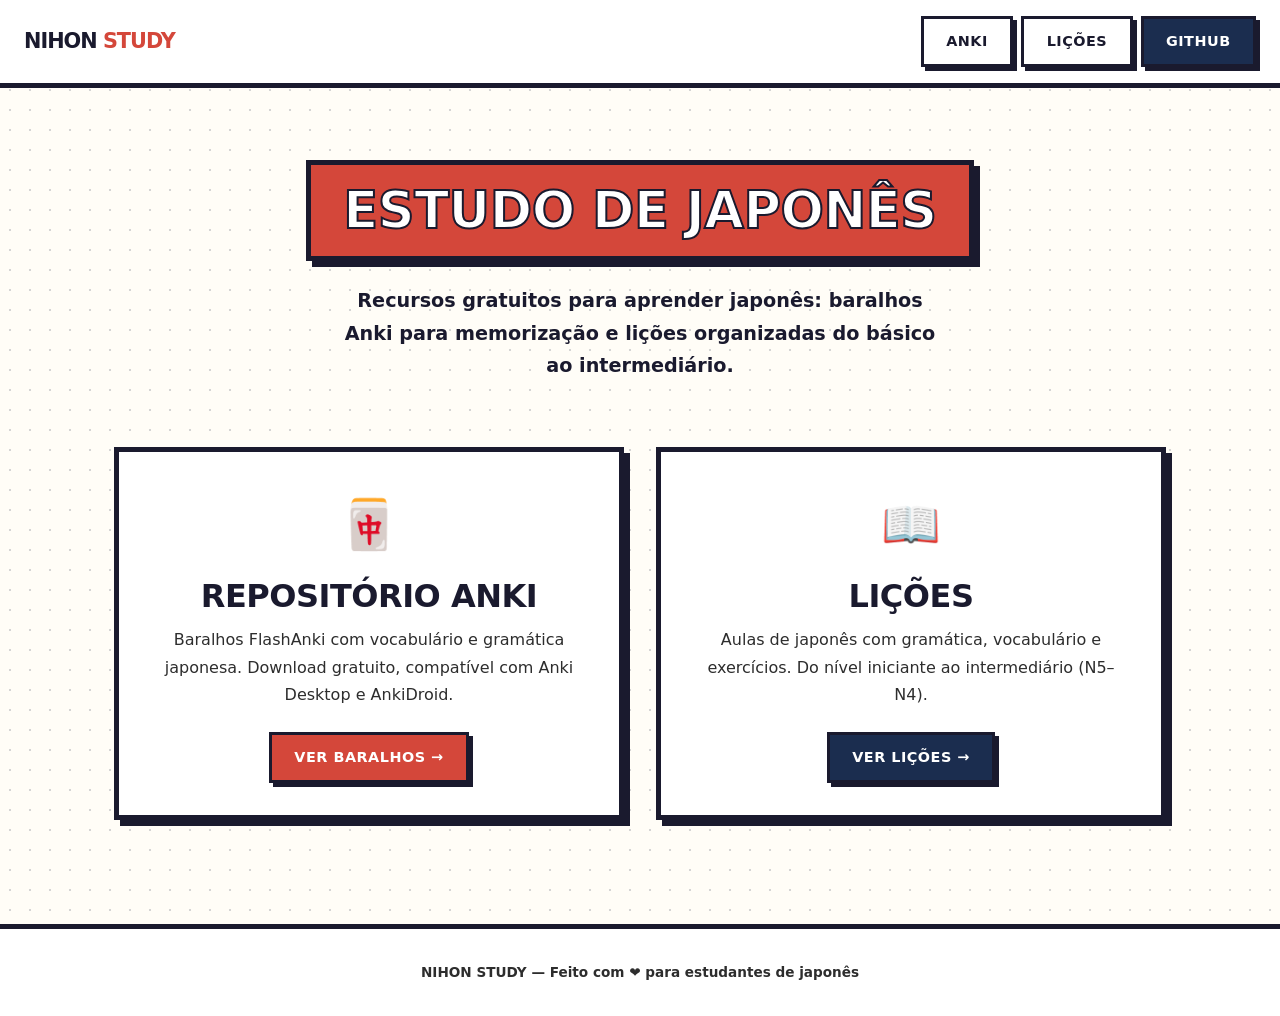
<file: docs/index.html>
<!DOCTYPE html>
<html lang="pt-BR">
<head>
<meta charset="UTF-8">
<meta name="viewport" content="width=device-width, initial-scale=1.0">
<title>Estudo de Japonês — NIHON STUDY</title>
<link rel="stylesheet" href="css/style.css">
</head>
<body>

<header class="navbar">
  <a href="index.html" class="logo">Nihon <span>Study</span></a>
  <nav>
    <a href="anki/index.html" class="btn btn--outline">Anki</a>
    <a href="lessons/index.html" class="btn btn--outline">Lições</a>
    <a href="https://github.com/GHagui/study-jp" class="btn btn--secondary">GitHub</a>
  </nav>
</header>

<main class="container">

  <section class="hero">
    <h1>Estudo de Japonês</h1>
    <p>
      Recursos gratuitos para aprender japonês: baralhos Anki para memorização
      e lições organizadas do básico ao intermediário.
    </p>
  </section>

  <section class="block-grid">

    <!-- Anki Block -->
    <a href="anki/index.html" class="block-card" style="text-decoration: none; color: inherit;">
      <span class="icon">🀄</span>
      <h2>Repositório Anki</h2>
      <p>
        Baralhos FlashAnki com vocabulário e gramática japonesa.
        Download gratuito, compatível com Anki Desktop e AnkiDroid.
      </p>
      <span class="btn btn--vermillion" style="background: var(--jp-vermillion); color: #fff;">Ver Baralhos →</span>
    </a>

    <!-- Lessons Block -->
    <a href="lessons/index.html" class="block-card" style="text-decoration: none; color: inherit;">
      <span class="icon">📖</span>
      <h2>Lições</h2>
      <p>
        Aulas de japonês com gramática, vocabulário e exercícios.
        Do nível iniciante ao intermediário (N5–N4).
      </p>
      <span class="btn btn--indigo" style="background: var(--jp-indigo); color: #fff;">Ver Lições →</span>
    </a>

  </section>

</main>

<footer class="footer">
  NIHON STUDY — Feito com ❤️ para estudantes de japonês
</footer>

</body>
</html>
</file>
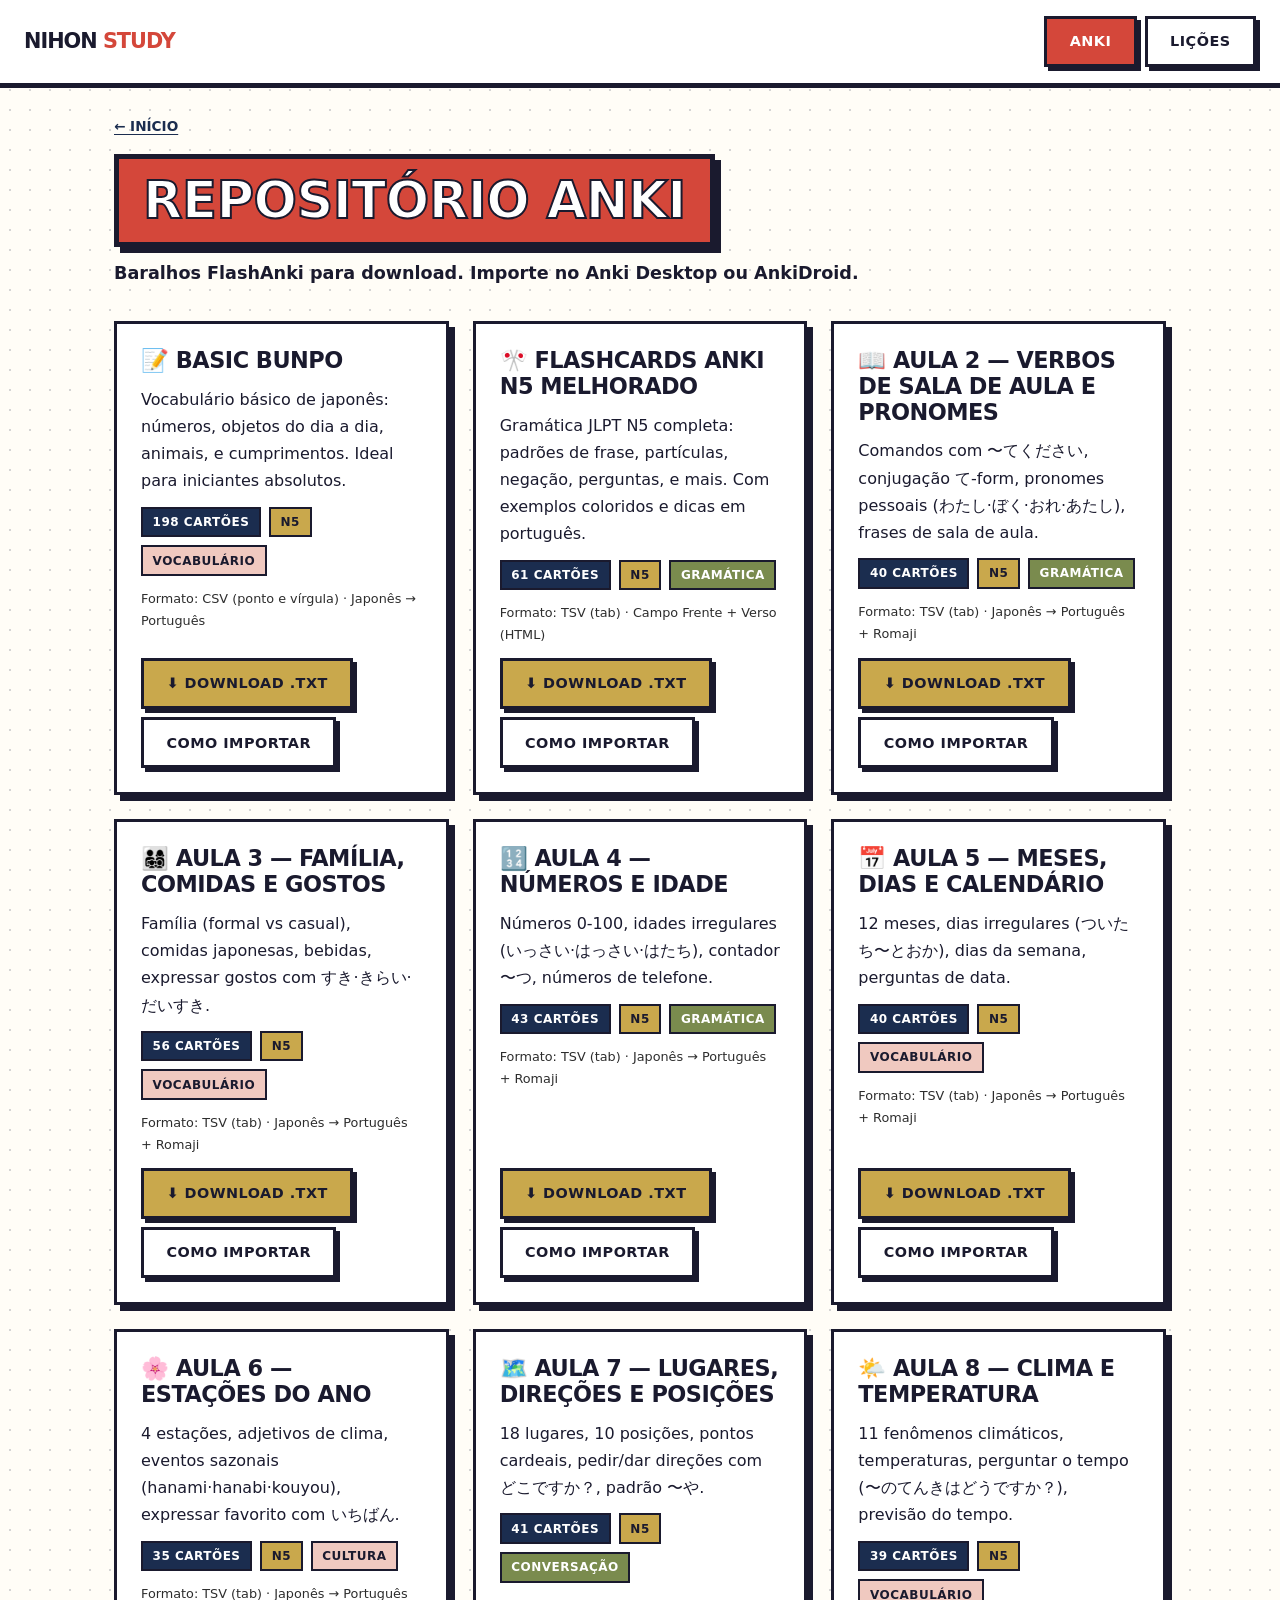
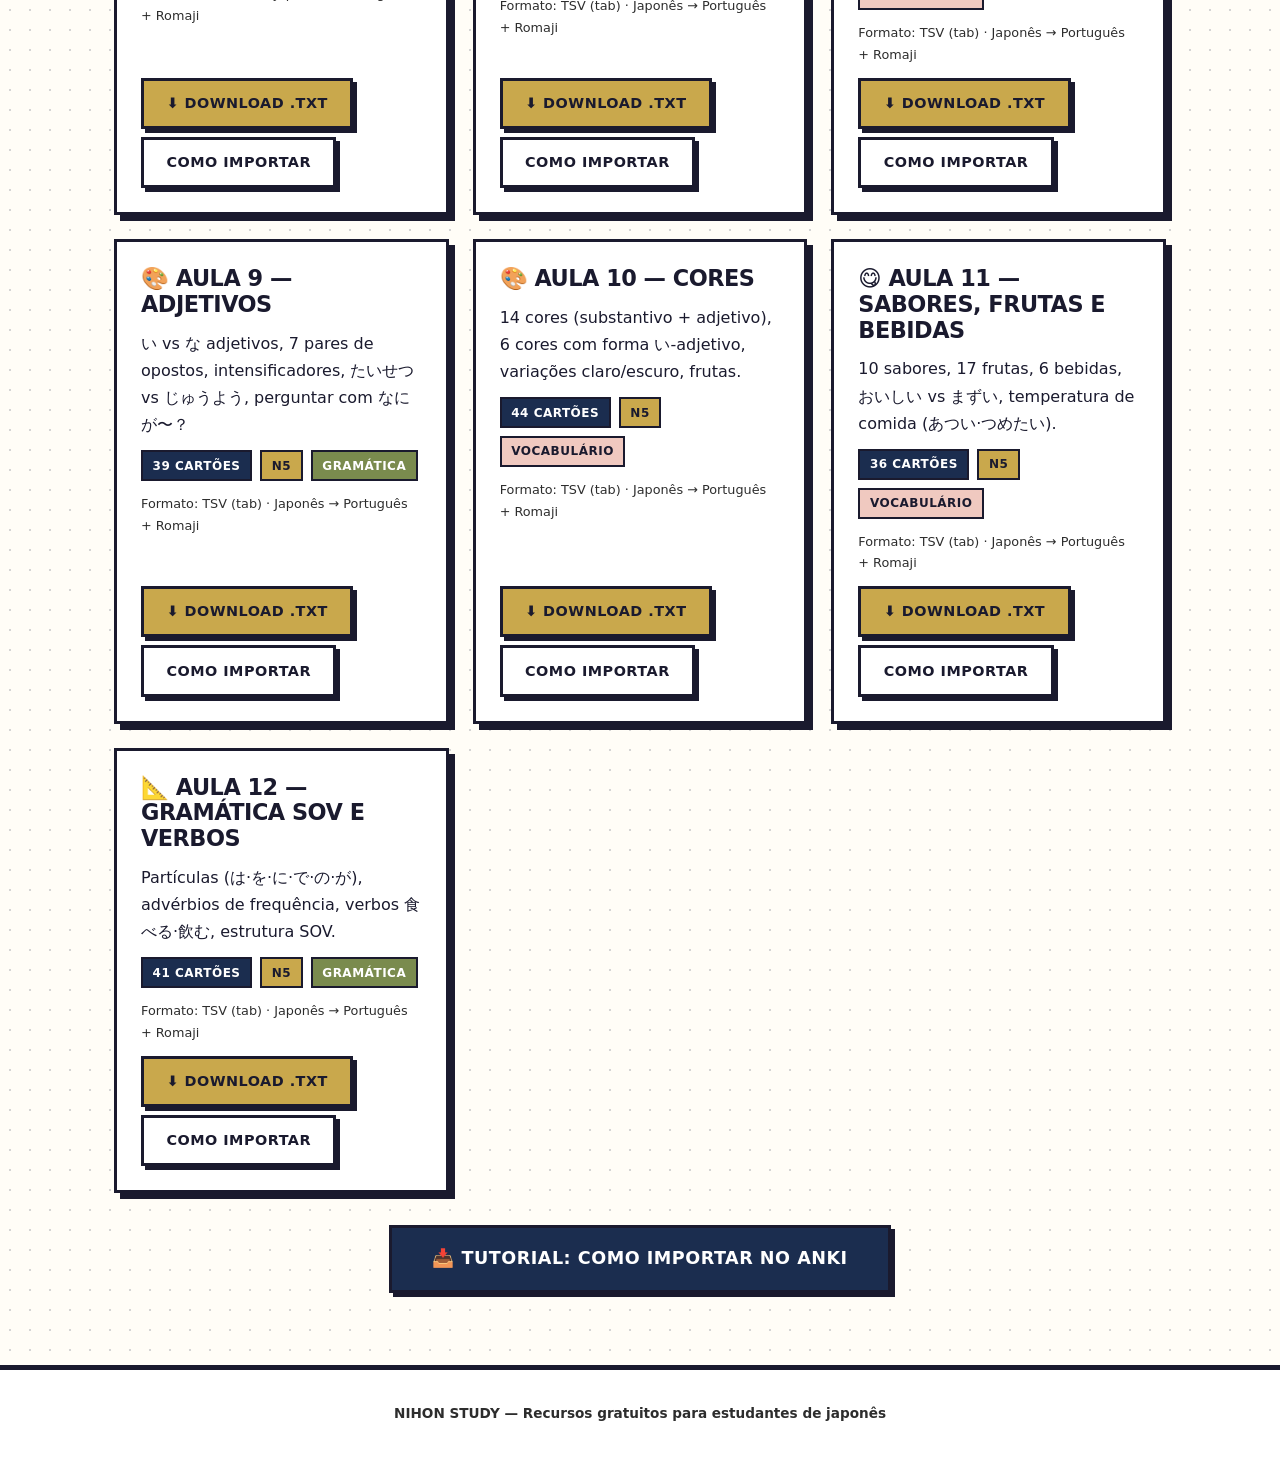
<file: docs/anki/index.html>
<!DOCTYPE html>
<html lang="pt-BR">
<head>
<meta charset="UTF-8">
<meta name="viewport" content="width=device-width, initial-scale=1.0">
<title>Repositório Anki — NIHON STUDY</title>
<link rel="stylesheet" href="../css/style.css">
</head>
<body>

<header class="navbar">
  <a href="../index.html" class="logo">Nihon <span>Study</span></a>
  <nav>
    <a href="index.html" class="btn btn--vermillion" style="background:var(--jp-vermillion);color:#fff;">Anki</a>
    <a href="../lessons/index.html" class="btn btn--outline">Lições</a>
  </nav>
</header>

<main class="container">

  <a href="../index.html" class="back-link">← Início</a>

  <div class="page-header page-header--vermillion">
    <h1>Repositório Anki</h1>
    <p>Baralhos FlashAnki para download. Importe no Anki Desktop ou AnkiDroid.</p>
  </div>

  <div class="deck-list">

    <!-- Basic Bunpo -->
    <div class="deck-card">
      <h3>📝 Basic Bunpo</h3>
      <p>Vocabulário básico de japonês: números, objetos do dia a dia, animais, e cumprimentos. Ideal para iniciantes absolutos.</p>
      <div class="meta">
        <span class="badge badge--indigo">198 cartões</span>
        <span class="badge">N5</span>
        <span class="badge badge--sakura">Vocabulário</span>
      </div>
      <p style="font-size:0.8rem;color:var(--jp-charcoal);">
        Formato: CSV (ponto e vírgula) · Japonês → Português
      </p>
      <div class="actions">
        <a href="basic_bunpo.txt" download class="btn btn--gold">⬇ Download .txt</a>
        <a href="tutorial.html" class="btn btn--outline">Como importar</a>
      </div>
    </div>

    <!-- Flashcards N5 Melhorado -->
    <div class="deck-card">
      <h3>🎌 Flashcards Anki N5 Melhorado</h3>
      <p>Gramática JLPT N5 completa: padrões de frase, partículas, negação, perguntas, e mais. Com exemplos coloridos e dicas em português.</p>
      <div class="meta">
        <span class="badge badge--indigo">61 cartões</span>
        <span class="badge">N5</span>
        <span class="badge badge--matcha">Gramática</span>
      </div>
      <p style="font-size:0.8rem;color:var(--jp-charcoal);">
        Formato: TSV (tab) · Campo Frente + Verso (HTML)
      </p>
      <div class="actions">
        <a href="flashcards_anki_n5_melhorado.txt" download class="btn btn--gold">⬇ Download .txt</a>
        <a href="tutorial.html" class="btn btn--outline">Como importar</a>
      </div>
    </div>

    <!-- Aula 2 -->
    <div class="deck-card">
      <h3>📖 Aula 2 — Verbos de Sala de Aula e Pronomes</h3>
      <p>Comandos com 〜てください, conjugação て-form, pronomes pessoais (わたし·ぼく·おれ·あたし), frases de sala de aula.</p>
      <div class="meta">
        <span class="badge badge--indigo">40 cartões</span>
        <span class="badge">N5</span>
        <span class="badge badge--matcha">Gramática</span>
      </div>
      <p style="font-size:0.8rem;color:var(--jp-charcoal);">Formato: TSV (tab) · Japonês → Português + Romaji</p>
      <div class="actions">
        <a href="aula-2.txt" download class="btn btn--gold">⬇ Download .txt</a>
        <a href="tutorial.html" class="btn btn--outline">Como importar</a>
      </div>
    </div>

    <!-- Aula 3 -->
    <div class="deck-card">
      <h3>👨‍👩‍👧‍👦 Aula 3 — Família, Comidas e Gostos</h3>
      <p>Família (formal vs casual), comidas japonesas, bebidas, expressar gostos com すき·きらい·だいすき.</p>
      <div class="meta">
        <span class="badge badge--indigo">56 cartões</span>
        <span class="badge">N5</span>
        <span class="badge badge--sakura">Vocabulário</span>
      </div>
      <p style="font-size:0.8rem;color:var(--jp-charcoal);">Formato: TSV (tab) · Japonês → Português + Romaji</p>
      <div class="actions">
        <a href="aula-3.txt" download class="btn btn--gold">⬇ Download .txt</a>
        <a href="tutorial.html" class="btn btn--outline">Como importar</a>
      </div>
    </div>

    <!-- Aula 4 -->
    <div class="deck-card">
      <h3>🔢 Aula 4 — Números e Idade</h3>
      <p>Números 0-100, idades irregulares (いっさい·はっさい·はたち), contador 〜つ, números de telefone.</p>
      <div class="meta">
        <span class="badge badge--indigo" >43 cartões</span>
        <span class="badge">N5</span>
        <span class="badge badge--matcha">Gramática</span>
      </div>
      <p style="font-size:0.8rem;color:var(--jp-charcoal);">Formato: TSV (tab) · Japonês → Português + Romaji</p>
      <div class="actions">
        <a href="aula-4.txt" download class="btn btn--gold">⬇ Download .txt</a>
        <a href="tutorial.html" class="btn btn--outline">Como importar</a>
      </div>
    </div>

    <!-- Aula 5 -->
    <div class="deck-card">
      <h3>📅 Aula 5 — Meses, Dias e Calendário</h3>
      <p>12 meses, dias irregulares (ついたち〜とおか), dias da semana, perguntas de data.</p>
      <div class="meta">
        <span class="badge badge--indigo" >40 cartões</span>
        <span class="badge">N5</span>
        <span class="badge badge--sakura">Vocabulário</span>
      </div>
      <p style="font-size:0.8rem;color:var(--jp-charcoal);">Formato: TSV (tab) · Japonês → Português + Romaji</p>
      <div class="actions">
        <a href="aula-5.txt" download class="btn btn--gold">⬇ Download .txt</a>
        <a href="tutorial.html" class="btn btn--outline">Como importar</a>
      </div>
    </div>

    <!-- Aula 6 -->
    <div class="deck-card">
      <h3>🌸 Aula 6 — Estações do Ano</h3>
      <p>4 estações, adjetivos de clima, eventos sazonais (hanami·hanabi·kouyou), expressar favorito com いちばん.</p>
      <div class="meta">
        <span class="badge badge--indigo" >35 cartões</span>
        <span class="badge">N5</span>
        <span class="badge badge--sakura">Cultura</span>
      </div>
      <p style="font-size:0.8rem;color:var(--jp-charcoal);">Formato: TSV (tab) · Japonês → Português + Romaji</p>
      <div class="actions">
        <a href="aula-6.txt" download class="btn btn--gold">⬇ Download .txt</a>
        <a href="tutorial.html" class="btn btn--outline">Como importar</a>
      </div>
    </div>

    <!-- Aula 7 -->
    <div class="deck-card">
      <h3>🗺️ Aula 7 — Lugares, Direções e Posições</h3>
      <p>18 lugares, 10 posições, pontos cardeais, pedir/dar direções com どこですか？, padrão 〜や.</p>
      <div class="meta">
        <span class="badge badge--indigo" >41 cartões</span>
        <span class="badge">N5</span>
        <span class="badge badge--matcha">Conversação</span>
      </div>
      <p style="font-size:0.8rem;color:var(--jp-charcoal);">Formato: TSV (tab) · Japonês → Português + Romaji</p>
      <div class="actions">
        <a href="aula-7.txt" download class="btn btn--gold">⬇ Download .txt</a>
        <a href="tutorial.html" class="btn btn--outline">Como importar</a>
      </div>
    </div>

    <!-- Aula 8 -->
    <div class="deck-card">
      <h3>🌤️ Aula 8 — Clima e Temperatura</h3>
      <p>11 fenômenos climáticos, temperaturas, perguntar o tempo (〜のてんきはどうですか？), previsão do tempo.</p>
      <div class="meta">
        <span class="badge badge--indigo" >39 cartões</span>
        <span class="badge">N5</span>
        <span class="badge badge--sakura">Vocabulário</span>
      </div>
      <p style="font-size:0.8rem;color:var(--jp-charcoal);">Formato: TSV (tab) · Japonês → Português + Romaji</p>
      <div class="actions">
        <a href="aula-8.txt" download class="btn btn--gold">⬇ Download .txt</a>
        <a href="tutorial.html" class="btn btn--outline">Como importar</a>
      </div>
    </div>

    <!-- Aula 9 -->
    <div class="deck-card">
      <h3>🎨 Aula 9 — Adjetivos</h3>
      <p>い vs な adjetivos, 7 pares de opostos, intensificadores, たいせつ vs じゅうよう, perguntar com なにが〜？</p>
      <div class="meta">
        <span class="badge badge--indigo" >39 cartões</span>
        <span class="badge">N5</span>
        <span class="badge badge--matcha">Gramática</span>
      </div>
      <p style="font-size:0.8rem;color:var(--jp-charcoal);">Formato: TSV (tab) · Japonês → Português + Romaji</p>
      <div class="actions">
        <a href="aula-9.txt" download class="btn btn--gold">⬇ Download .txt</a>
        <a href="tutorial.html" class="btn btn--outline">Como importar</a>
      </div>
    </div>

    <!-- Aula 10 -->
    <div class="deck-card">
      <h3>🎨 Aula 10 — Cores</h3>
      <p>14 cores (substantivo + adjetivo), 6 cores com forma い-adjetivo, variações claro/escuro, frutas.</p>
      <div class="meta">
        <span class="badge badge--indigo" >44 cartões</span>
        <span class="badge">N5</span>
        <span class="badge badge--sakura">Vocabulário</span>
      </div>
      <p style="font-size:0.8rem;color:var(--jp-charcoal);">Formato: TSV (tab) · Japonês → Português + Romaji</p>
      <div class="actions">
        <a href="aula-10.txt" download class="btn btn--gold">⬇ Download .txt</a>
        <a href="tutorial.html" class="btn btn--outline">Como importar</a>
      </div>
    </div>

    <!-- Aula 11 -->
    <div class="deck-card">
      <h3>😋 Aula 11 — Sabores, Frutas e Bebidas</h3>
      <p>10 sabores, 17 frutas, 6 bebidas, おいしい vs まずい, temperatura de comida (あつい·つめたい).</p>
      <div class="meta">
        <span class="badge badge--indigo" >36 cartões</span>
        <span class="badge">N5</span>
        <span class="badge badge--sakura">Vocabulário</span>
      </div>
      <p style="font-size:0.8rem;color:var(--jp-charcoal);">Formato: TSV (tab) · Japonês → Português + Romaji</p>
      <div class="actions">
        <a href="aula-11.txt" download class="btn btn--gold">⬇ Download .txt</a>
        <a href="tutorial.html" class="btn btn--outline">Como importar</a>
      </div>
    </div>

    <!-- Aula 12 -->
    <div class="deck-card">
      <h3>📐 Aula 12 — Gramática SOV e Verbos</h3>
      <p>Partículas (は·を·に·で·の·が), advérbios de frequência, verbos 食べる·飲む, estrutura SOV.</p>
      <div class="meta">
        <span class="badge badge--indigo" >41 cartões</span>
        <span class="badge">N5</span>
        <span class="badge badge--matcha">Gramática</span>
      </div>
      <p style="font-size:0.8rem;color:var(--jp-charcoal);">Formato: TSV (tab) · Japonês → Português + Romaji</p>
      <div class="actions">
        <a href="aula-12.txt" download class="btn btn--gold">⬇ Download .txt</a>
        <a href="tutorial.html" class="btn btn--outline">Como importar</a>
      </div>
    </div>

  </div>

  <div style="text-align:center;margin-top:2rem;">
    <a href="tutorial.html" class="btn btn--lg btn--secondary">
      📥 Tutorial: Como Importar no Anki
    </a>
  </div>

</main>

<footer class="footer">
  NIHON STUDY — Recursos gratuitos para estudantes de japonês
</footer>

</body>
</html>
</file>
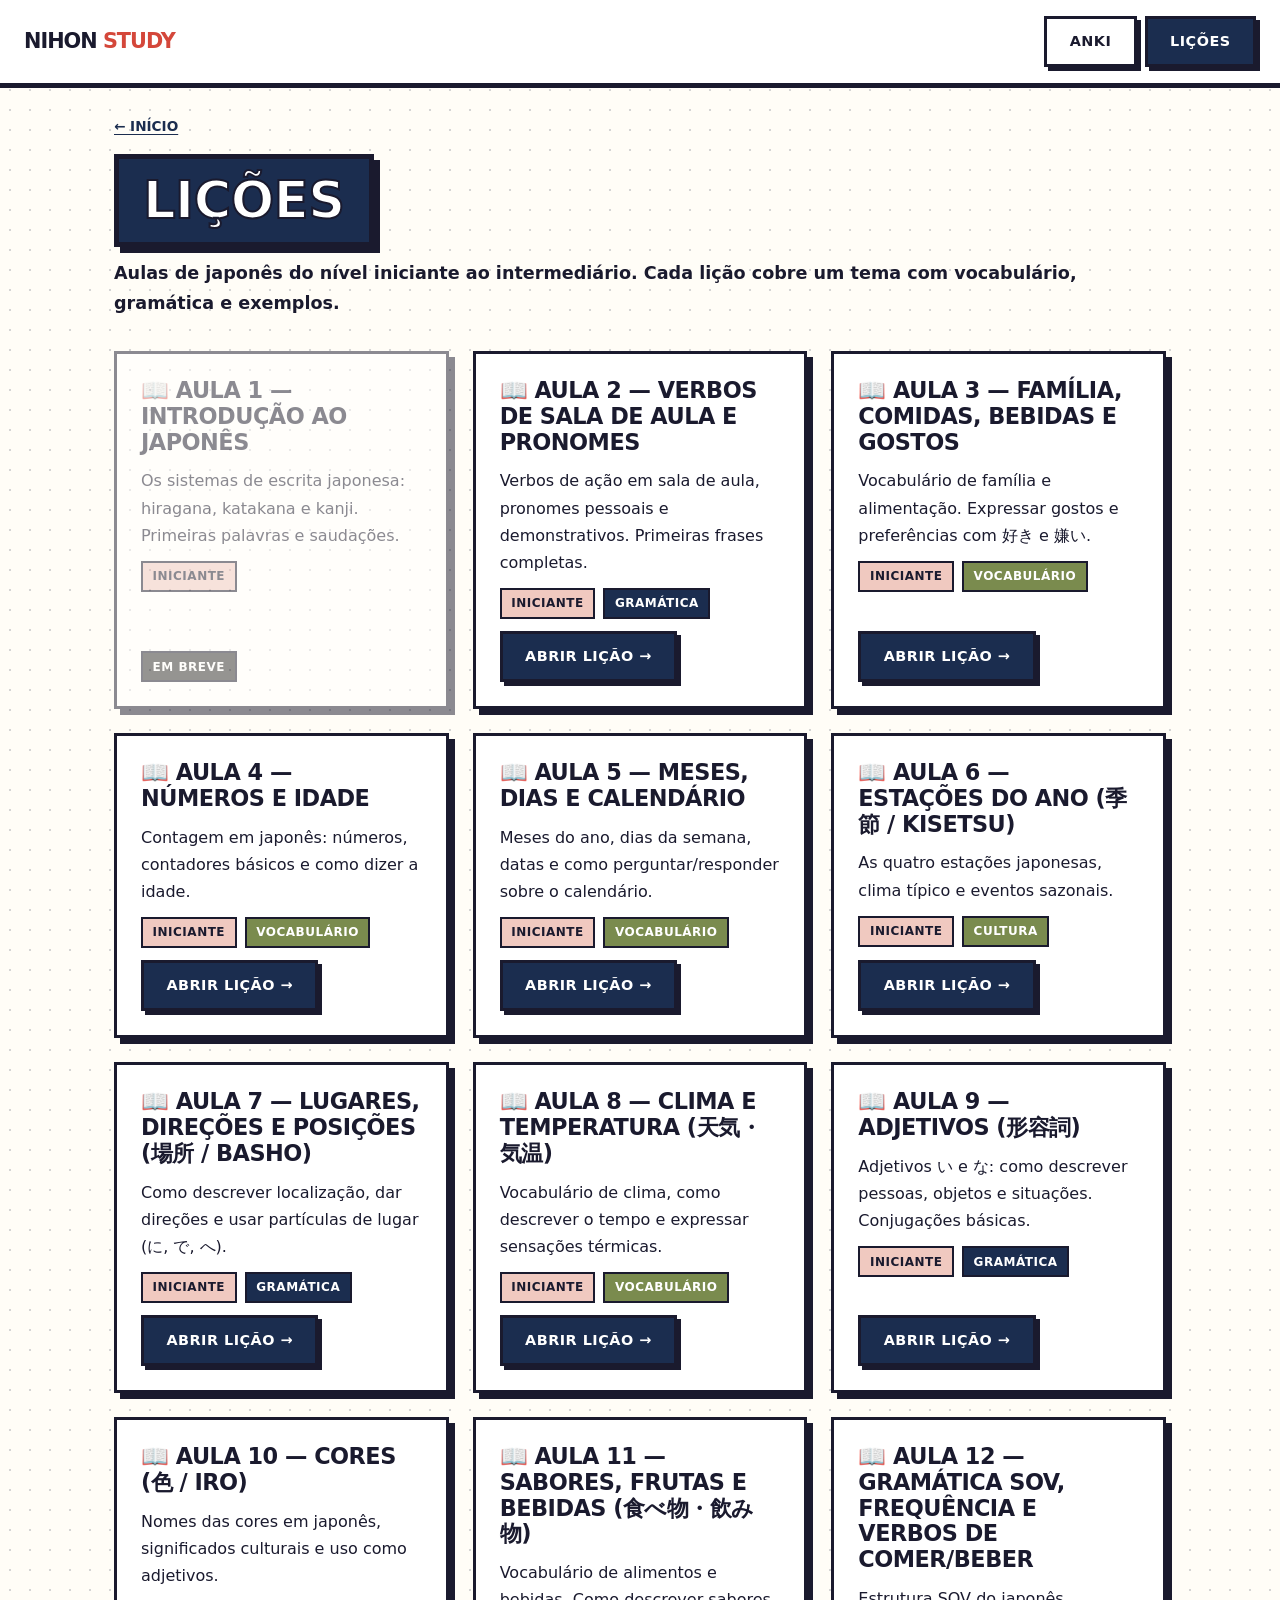
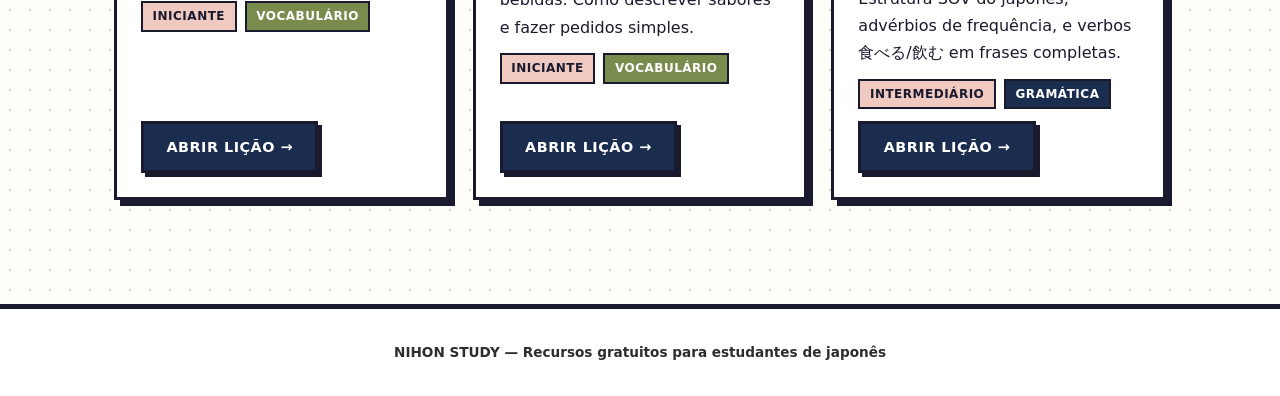
<file: docs/lessons/index.html>
<!DOCTYPE html>
<html lang="pt-BR">
<head>
<meta charset="UTF-8">
<meta name="viewport" content="width=device-width, initial-scale=1.0">
<title>Lições — NIHON STUDY</title>
<link rel="stylesheet" href="../css/style.css">
</head>
<body>

<header class="navbar">
  <a href="../index.html" class="logo">Nihon <span>Study</span></a>
  <nav>
    <a href="../anki/index.html" class="btn btn--outline">Anki</a>
    <a href="index.html" class="btn btn--indigo" style="background:var(--jp-indigo);color:#fff;">Lições</a>
  </nav>
</header>

<main class="container">

  <a href="../index.html" class="back-link">← Início</a>

  <div class="page-header page-header--indigo">
    <h1>Lições</h1>
    <p>Aulas de japonês do nível iniciante ao intermediário. Cada lição cobre um tema com vocabulário, gramática e exemplos.</p>
  </div>

  <div class="lesson-grid">

    <!-- Aula 1 — placeholder -->
    <div class="lesson-card coming-soon">
      <h3>📖 Aula 1 — Introdução ao Japonês</h3>
      <p>Os sistemas de escrita japonesa: hiragana, katakana e kanji. Primeiras palavras e saudações.</p>
      <div class="meta">
        <span class="badge badge--sakura">Iniciante</span>
      </div>
      <div class="actions">
        <span class="badge badge--vermillion">Em breve</span>
      </div>
    </div>

    <!-- Aula 2 -->
    <div class="lesson-card">
      <h3>📖 Aula 2 — Verbos de Sala de Aula e Pronomes</h3>
      <p>Verbos de ação em sala de aula, pronomes pessoais e demonstrativos. Primeiras frases completas.</p>
      <div class="meta">
        <span class="badge badge--sakura">Iniciante</span>
        <span class="badge badge--indigo">Gramática</span>
      </div>
      <div class="actions">
        <a href="Aula%202.html" class="btn btn--indigo" style="background:var(--jp-indigo);color:#fff;">Abrir Lição →</a>
      </div>
    </div>

    <!-- Aula 3 -->
    <div class="lesson-card">
      <h3>📖 Aula 3 — Família, Comidas, Bebidas e Gostos</h3>
      <p>Vocabulário de família e alimentação. Expressar gostos e preferências com 好き e 嫌い.</p>
      <div class="meta">
        <span class="badge badge--sakura">Iniciante</span>
        <span class="badge badge--matcha">Vocabulário</span>
      </div>
      <div class="actions">
        <a href="Aula%203.html" class="btn btn--indigo" style="background:var(--jp-indigo);color:#fff;">Abrir Lição →</a>
      </div>
    </div>

    <!-- Aula 4 -->
    <div class="lesson-card">
      <h3>📖 Aula 4 — Números e Idade</h3>
      <p>Contagem em japonês: números, contadores básicos e como dizer a idade.</p>
      <div class="meta">
        <span class="badge badge--sakura">Iniciante</span>
        <span class="badge badge--matcha">Vocabulário</span>
      </div>
      <div class="actions">
        <a href="Aula%204.html" class="btn btn--indigo" style="background:var(--jp-indigo);color:#fff;">Abrir Lição →</a>
      </div>
    </div>

    <!-- Aula 5 -->
    <div class="lesson-card">
      <h3>📖 Aula 5 — Meses, Dias e Calendário</h3>
      <p>Meses do ano, dias da semana, datas e como perguntar/responder sobre o calendário.</p>
      <div class="meta">
        <span class="badge badge--sakura">Iniciante</span>
        <span class="badge badge--matcha">Vocabulário</span>
      </div>
      <div class="actions">
        <a href="Aula%205.html" class="btn btn--indigo" style="background:var(--jp-indigo);color:#fff;">Abrir Lição →</a>
      </div>
    </div>

    <!-- Aula 6 -->
    <div class="lesson-card">
      <h3>📖 Aula 6 — Estações do Ano (季節 / Kisetsu)</h3>
      <p>As quatro estações japonesas, clima típico e eventos sazonais.</p>
      <div class="meta">
        <span class="badge badge--sakura">Iniciante</span>
        <span class="badge badge--matcha">Cultura</span>
      </div>
      <div class="actions">
        <a href="Aula%206.html" class="btn btn--indigo" style="background:var(--jp-indigo);color:#fff;">Abrir Lição →</a>
      </div>
    </div>

    <!-- Aula 7 -->
    <div class="lesson-card">
      <h3>📖 Aula 7 — Lugares, Direções e Posições (場所 / Basho)</h3>
      <p>Como descrever localização, dar direções e usar partículas de lugar (に, で, へ).</p>
      <div class="meta">
        <span class="badge badge--sakura">Iniciante</span>
        <span class="badge badge--indigo">Gramática</span>
      </div>
      <div class="actions">
        <a href="Aula%207.html" class="btn btn--indigo" style="background:var(--jp-indigo);color:#fff;">Abrir Lição →</a>
      </div>
    </div>

    <!-- Aula 8 -->
    <div class="lesson-card">
      <h3>📖 Aula 8 — Clima e Temperatura (天気・気温)</h3>
      <p>Vocabulário de clima, como descrever o tempo e expressar sensações térmicas.</p>
      <div class="meta">
        <span class="badge badge--sakura">Iniciante</span>
        <span class="badge badge--matcha">Vocabulário</span>
      </div>
      <div class="actions">
        <a href="Aula%208.html" class="btn btn--indigo" style="background:var(--jp-indigo);color:#fff;">Abrir Lição →</a>
      </div>
    </div>

    <!-- Aula 9 -->
    <div class="lesson-card">
      <h3>📖 Aula 9 — Adjetivos (形容詞)</h3>
      <p>Adjetivos い e な: como descrever pessoas, objetos e situações. Conjugações básicas.</p>
      <div class="meta">
        <span class="badge badge--sakura">Iniciante</span>
        <span class="badge badge--indigo">Gramática</span>
      </div>
      <div class="actions">
        <a href="Aula%209.html" class="btn btn--indigo" style="background:var(--jp-indigo);color:#fff;">Abrir Lição →</a>
      </div>
    </div>

    <!-- Aula 10 -->
    <div class="lesson-card">
      <h3>📖 Aula 10 — Cores (色 / Iro)</h3>
      <p>Nomes das cores em japonês, significados culturais e uso como adjetivos.</p>
      <div class="meta">
        <span class="badge badge--sakura">Iniciante</span>
        <span class="badge badge--matcha">Vocabulário</span>
      </div>
      <div class="actions">
        <a href="Aula%2010.html" class="btn btn--indigo" style="background:var(--jp-indigo);color:#fff;">Abrir Lição →</a>
      </div>
    </div>

    <!-- Aula 11 -->
    <div class="lesson-card">
      <h3>📖 Aula 11 — Sabores, Frutas e Bebidas (食べ物・飲み物)</h3>
      <p>Vocabulário de alimentos e bebidas. Como descrever sabores e fazer pedidos simples.</p>
      <div class="meta">
        <span class="badge badge--sakura">Iniciante</span>
        <span class="badge badge--matcha">Vocabulário</span>
      </div>
      <div class="actions">
        <a href="Aula%2011.html" class="btn btn--indigo" style="background:var(--jp-indigo);color:#fff;">Abrir Lição →</a>
      </div>
    </div>

    <!-- Aula 12 -->
    <div class="lesson-card">
      <h3>📖 Aula 12 — Gramática SOV, Frequência e Verbos de Comer/Beber</h3>
      <p>Estrutura SOV do japonês, advérbios de frequência, e verbos 食べる/飲む em frases completas.</p>
      <div class="meta">
        <span class="badge badge--sakura">Intermediário</span>
        <span class="badge badge--indigo">Gramática</span>
      </div>
      <div class="actions">
        <a href="Aula%2012.html" class="btn btn--indigo" style="background:var(--jp-indigo);color:#fff;">Abrir Lição →</a>
      </div>
    </div>

  </div>

</main>

<footer class="footer">
  NIHON STUDY — Recursos gratuitos para estudantes de japonês
</footer>

</body>
</html>
</file>
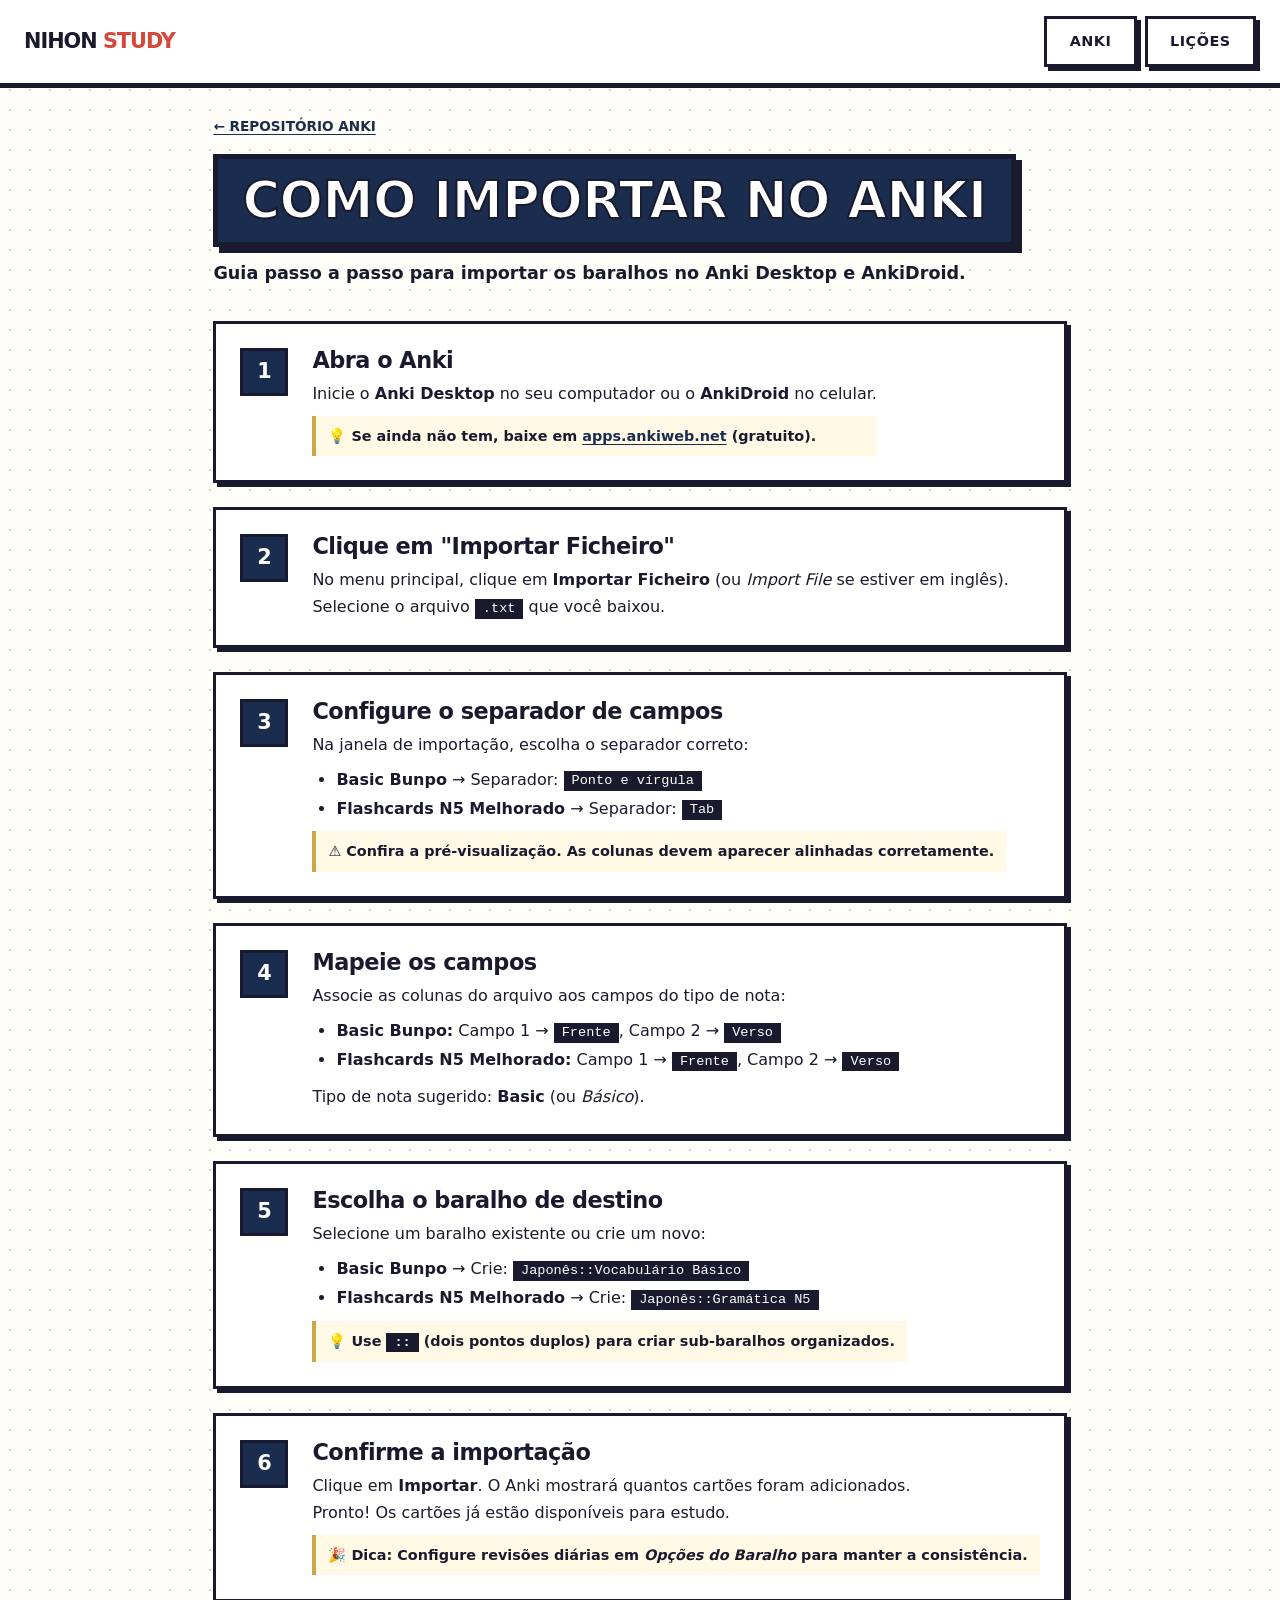
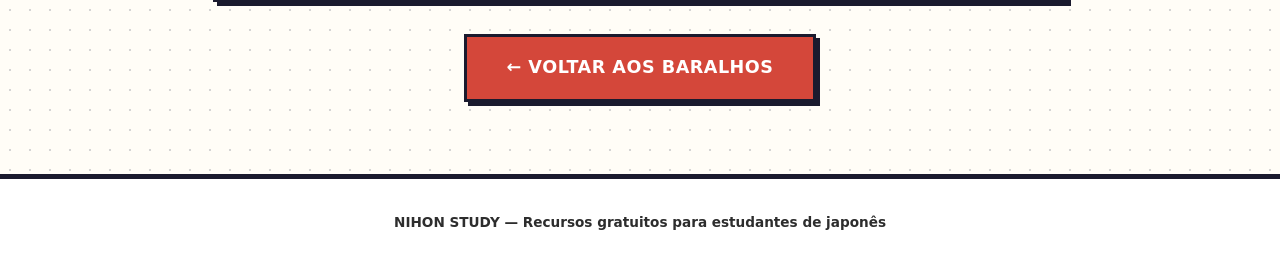
<file: docs/anki/tutorial.html>
<!DOCTYPE html>
<html lang="pt-BR">
<head>
<meta charset="UTF-8">
<meta name="viewport" content="width=device-width, initial-scale=1.0">
<title>Como Importar no Anki — NIHON STUDY</title>
<link rel="stylesheet" href="../css/style.css">
</head>
<body>

<header class="navbar">
  <a href="../index.html" class="logo">Nihon <span>Study</span></a>
  <nav>
    <a href="index.html" class="btn btn--outline">Anki</a>
    <a href="../lessons/index.html" class="btn btn--outline">Lições</a>
  </nav>
</header>

<main class="container">

  <a href="index.html" class="back-link">← Repositório Anki</a>

  <div class="page-header page-header--indigo">
    <h1>Como Importar no Anki</h1>
    <p>Guia passo a passo para importar os baralhos no Anki Desktop e AnkiDroid.</p>
  </div>

  <div class="steps">

    <!-- Step 1 -->
    <div class="step">
      <div class="step-num">1</div>
      <div class="step-body">
        <h3>Abra o Anki</h3>
        <p>Inicie o <strong>Anki Desktop</strong> no seu computador ou o <strong>AnkiDroid</strong> no celular.</p>
        <div class="tip">💡 Se ainda não tem, baixe em <a href="https://apps.ankiweb.net/" target="_blank" rel="noopener">apps.ankiweb.net</a> (gratuito).</div>
      </div>
    </div>

    <!-- Step 2 -->
    <div class="step">
      <div class="step-num">2</div>
      <div class="step-body">
        <h3>Clique em "Importar Ficheiro"</h3>
        <p>No menu principal, clique em <strong>Importar Ficheiro</strong> (ou <em>Import File</em> se estiver em inglês).</p>
        <p>Selecione o arquivo <code>.txt</code> que você baixou.</p>
      </div>
    </div>

    <!-- Step 3 -->
    <div class="step">
      <div class="step-num">3</div>
      <div class="step-body">
        <h3>Configure o separador de campos</h3>
        <p>Na janela de importação, escolha o separador correto:</p>
        <ul style="margin:0.5rem 0 0.5rem 1.5rem;line-height:1.8;">
          <li><strong>Basic Bunpo</strong> → Separador: <code>Ponto e vírgula</code></li>
          <li><strong>Flashcards N5 Melhorado</strong> → Separador: <code>Tab</code></li>
        </ul>
        <div class="tip">⚠️ Confira a pré-visualização. As colunas devem aparecer alinhadas corretamente.</div>
      </div>
    </div>

    <!-- Step 4 -->
    <div class="step">
      <div class="step-num">4</div>
      <div class="step-body">
        <h3>Mapeie os campos</h3>
        <p>Associe as colunas do arquivo aos campos do tipo de nota:</p>
        <ul style="margin:0.5rem 0 0.5rem 1.5rem;line-height:1.8;">
          <li><strong>Basic Bunpo:</strong> Campo 1 → <code>Frente</code>, Campo 2 → <code>Verso</code></li>
          <li><strong>Flashcards N5 Melhorado:</strong> Campo 1 → <code>Frente</code>, Campo 2 → <code>Verso</code></li>
        </ul>
        <p>Tipo de nota sugerido: <strong>Basic</strong> (ou <em>Básico</em>).</p>
      </div>
    </div>

    <!-- Step 5 -->
    <div class="step">
      <div class="step-num">5</div>
      <div class="step-body">
        <h3>Escolha o baralho de destino</h3>
        <p>Selecione um baralho existente ou crie um novo:</p>
        <ul style="margin:0.5rem 0 0.5rem 1.5rem;line-height:1.8;">
          <li><strong>Basic Bunpo</strong> → Crie: <code>Japonês::Vocabulário Básico</code></li>
          <li><strong>Flashcards N5 Melhorado</strong> → Crie: <code>Japonês::Gramática N5</code></li>
        </ul>
        <div class="tip">💡 Use <code>::</code> (dois pontos duplos) para criar sub-baralhos organizados.</div>
      </div>
    </div>

    <!-- Step 6 -->
    <div class="step">
      <div class="step-num">6</div>
      <div class="step-body">
        <h3>Confirme a importação</h3>
        <p>Clique em <strong>Importar</strong>. O Anki mostrará quantos cartões foram adicionados.</p>
        <p>Pronto! Os cartões já estão disponíveis para estudo.</p>
        <div class="tip">🎉 Dica: Configure revisões diárias em <em>Opções do Baralho</em> para manter a consistência.</div>
      </div>
    </div>

  </div>

  <div style="text-align:center;margin-top:2rem;">
    <a href="index.html" class="btn btn--lg btn--vermillion" style="background:var(--jp-vermillion);color:#fff;">
      ← Voltar aos Baralhos
    </a>
  </div>

</main>

<footer class="footer">
  NIHON STUDY — Recursos gratuitos para estudantes de japonês
</footer>

</body>
</html>
</file>
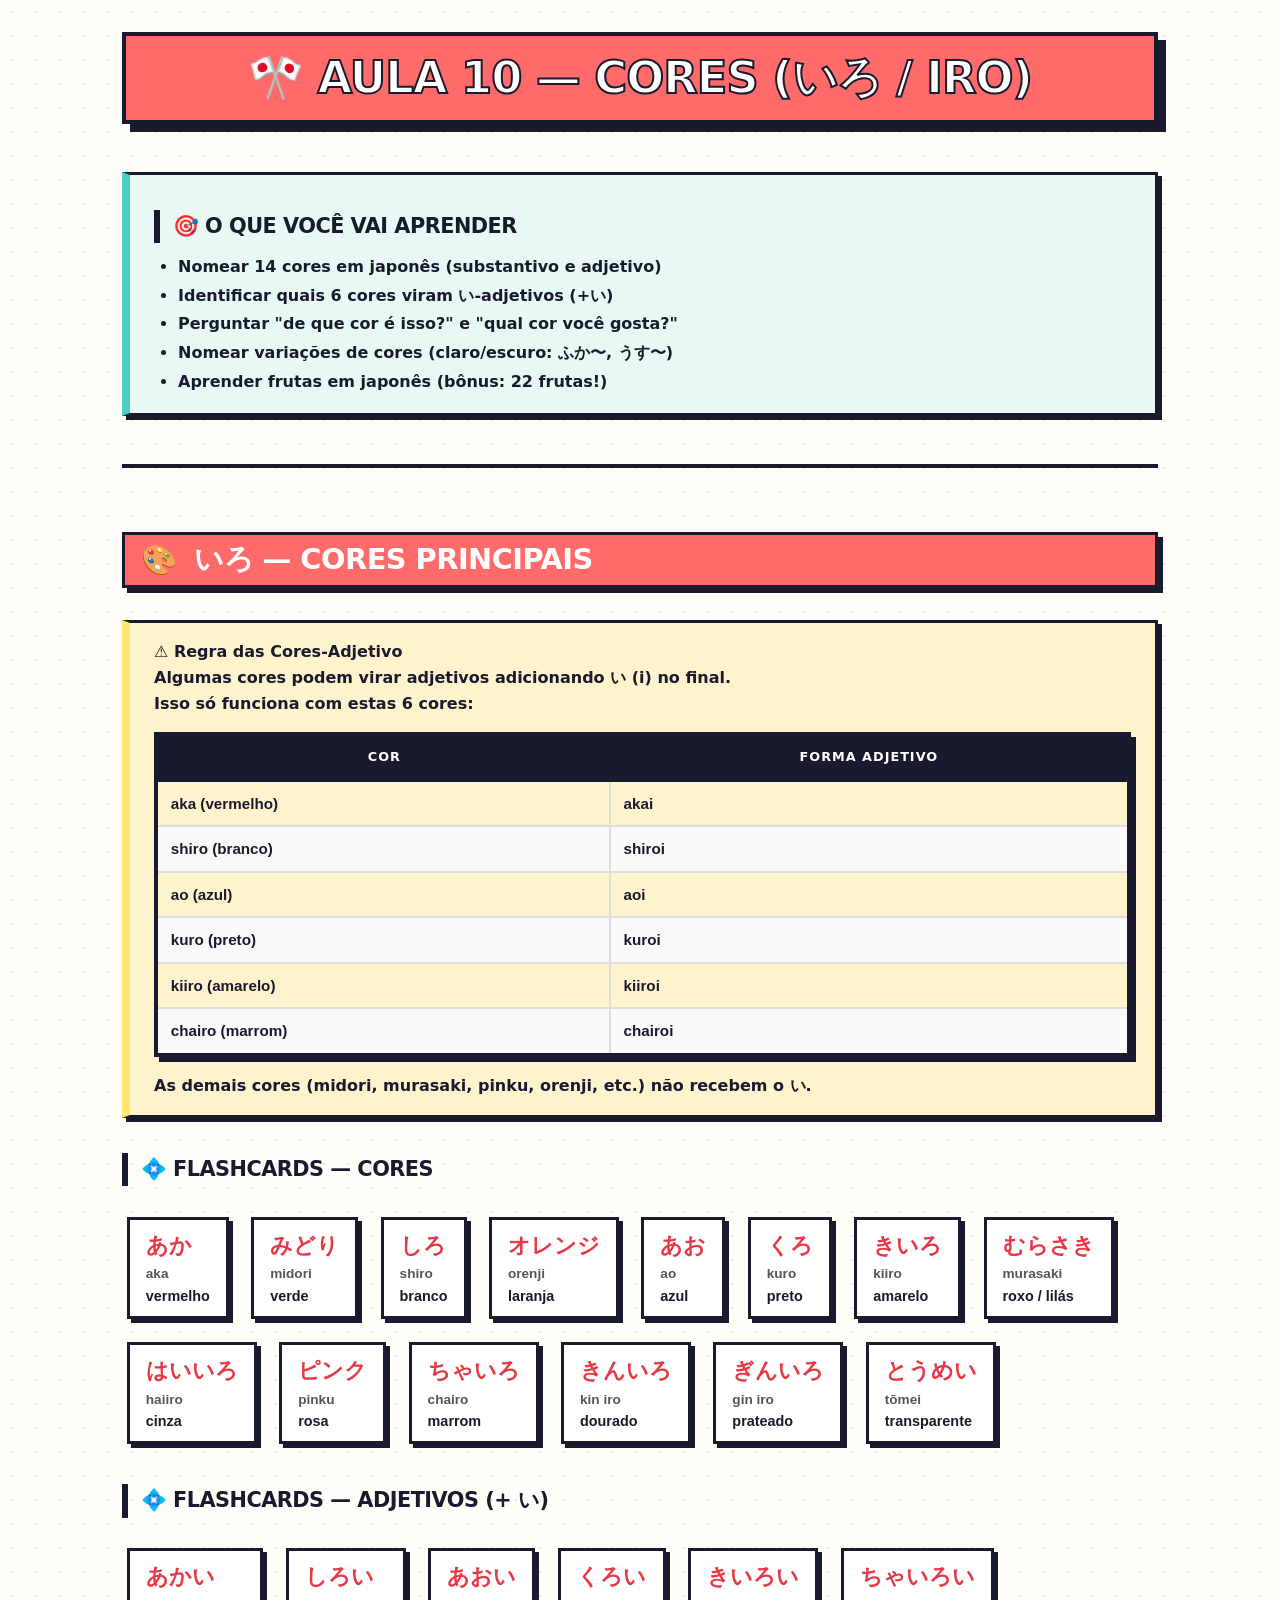
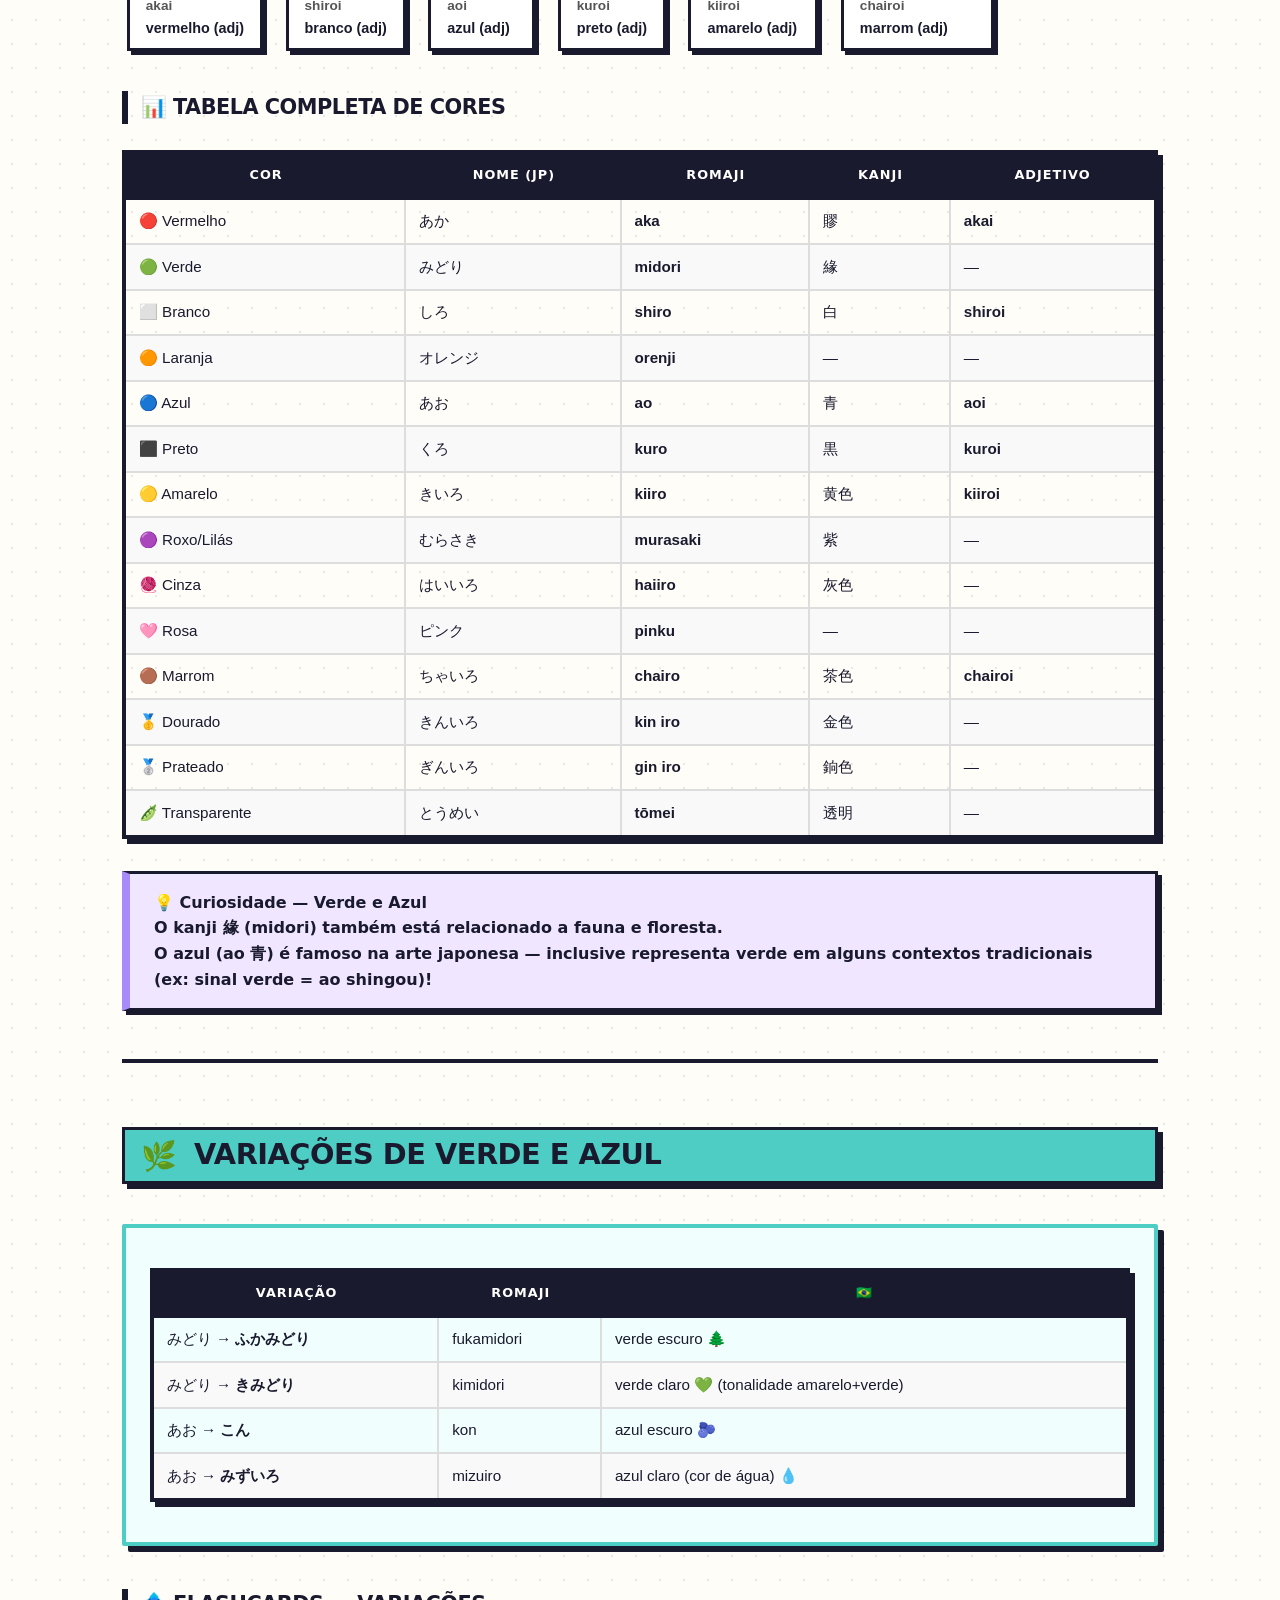
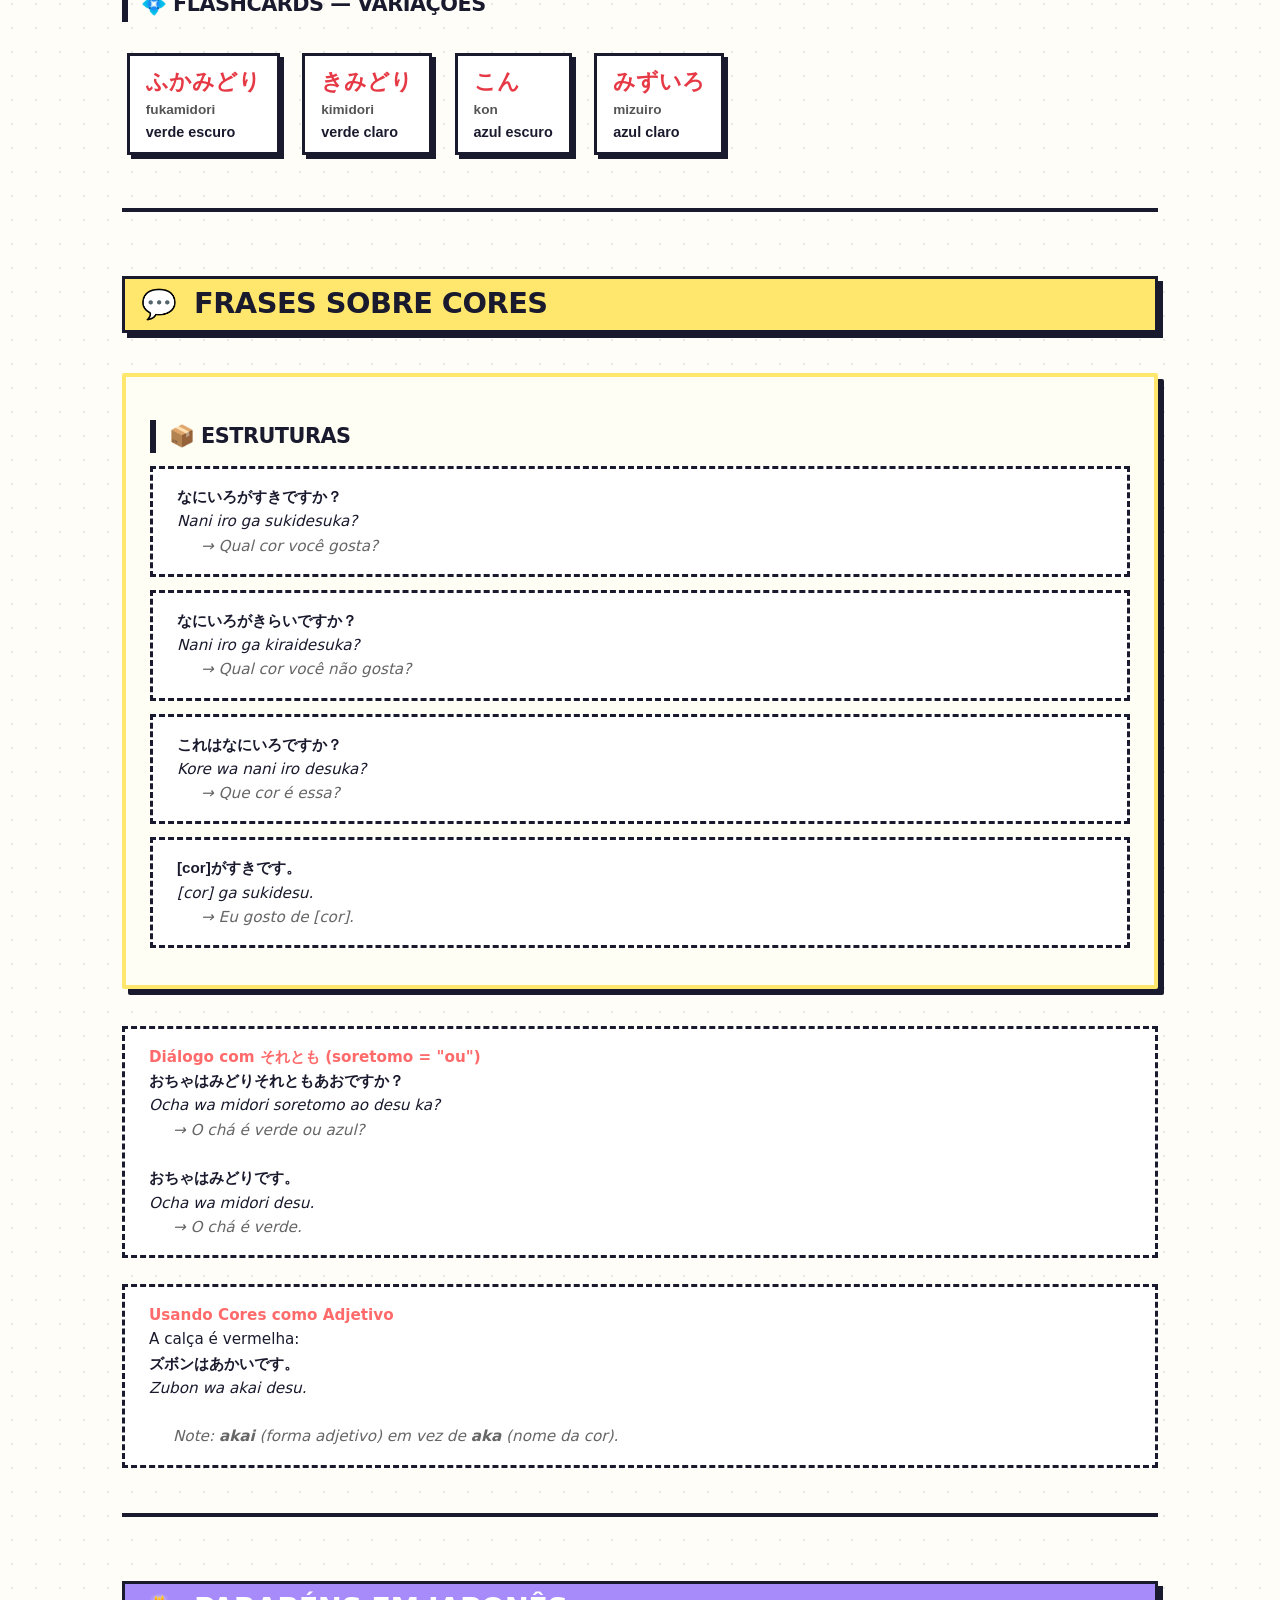
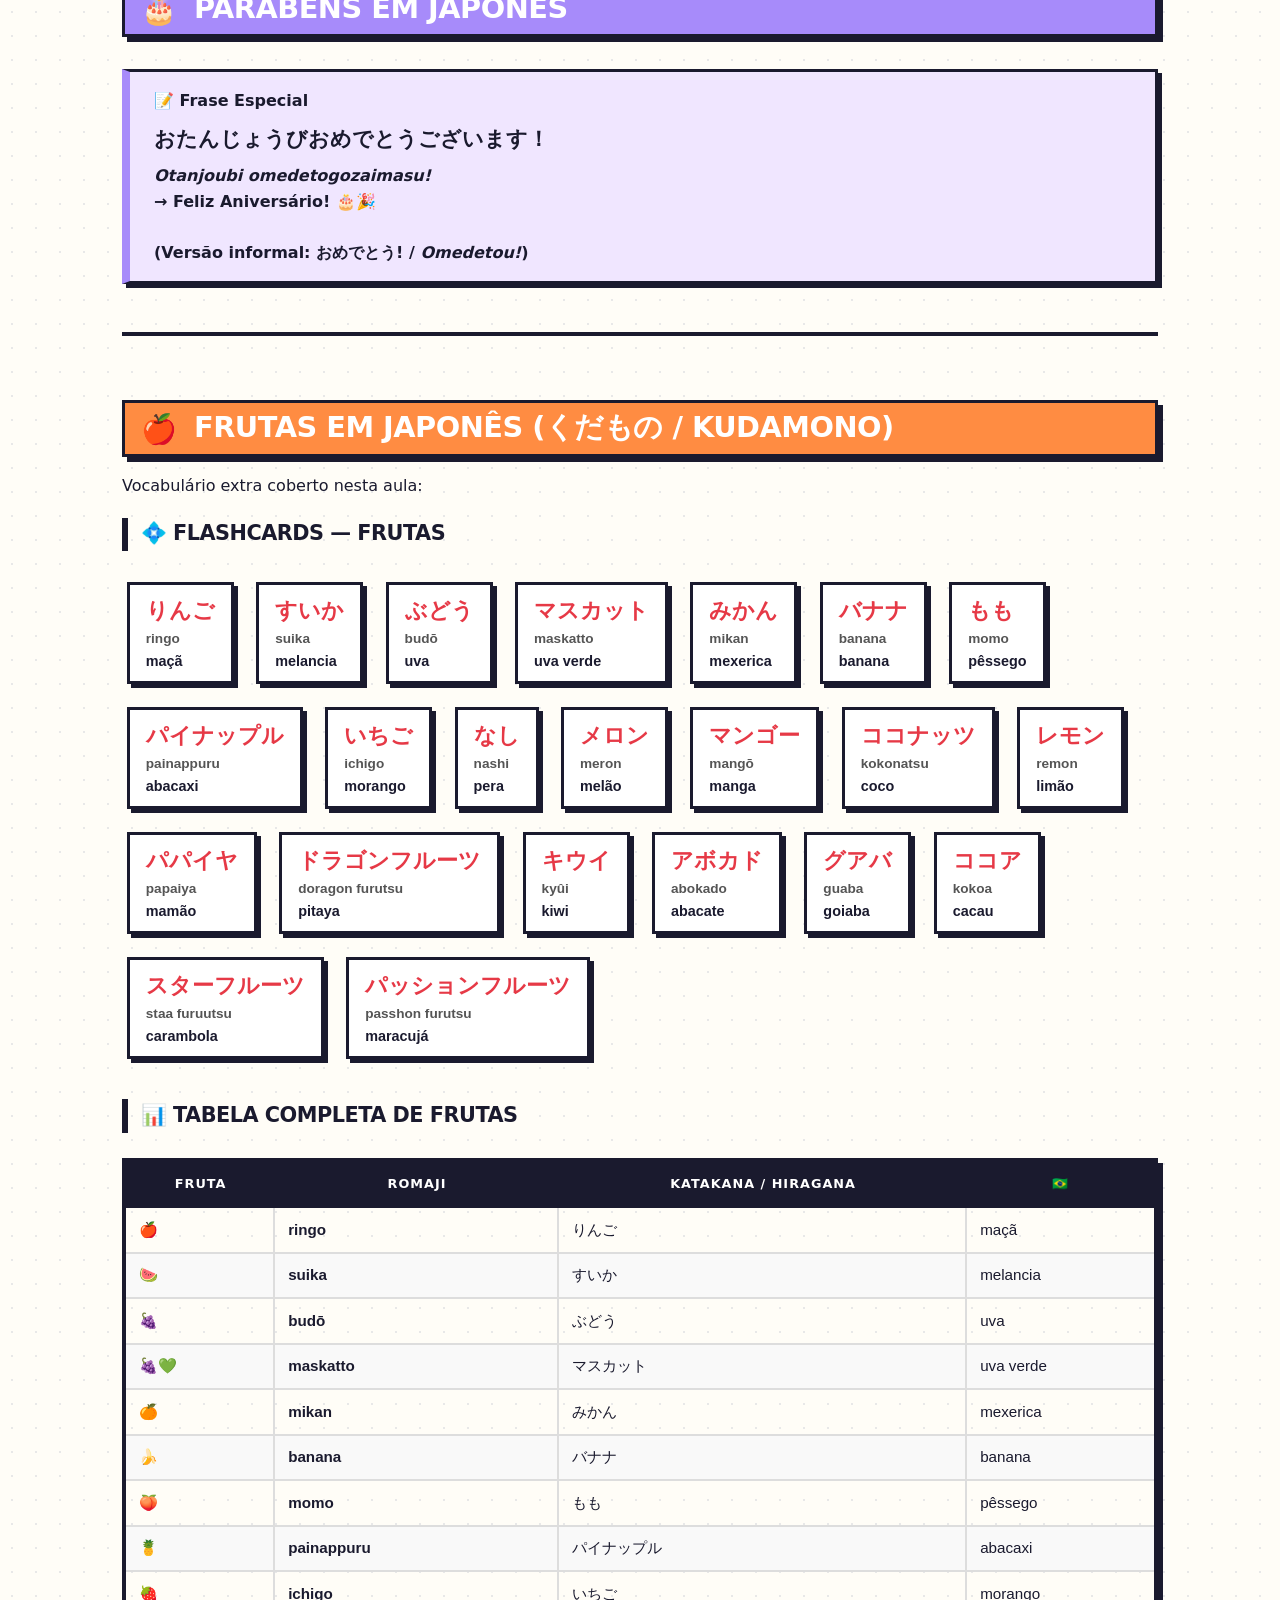
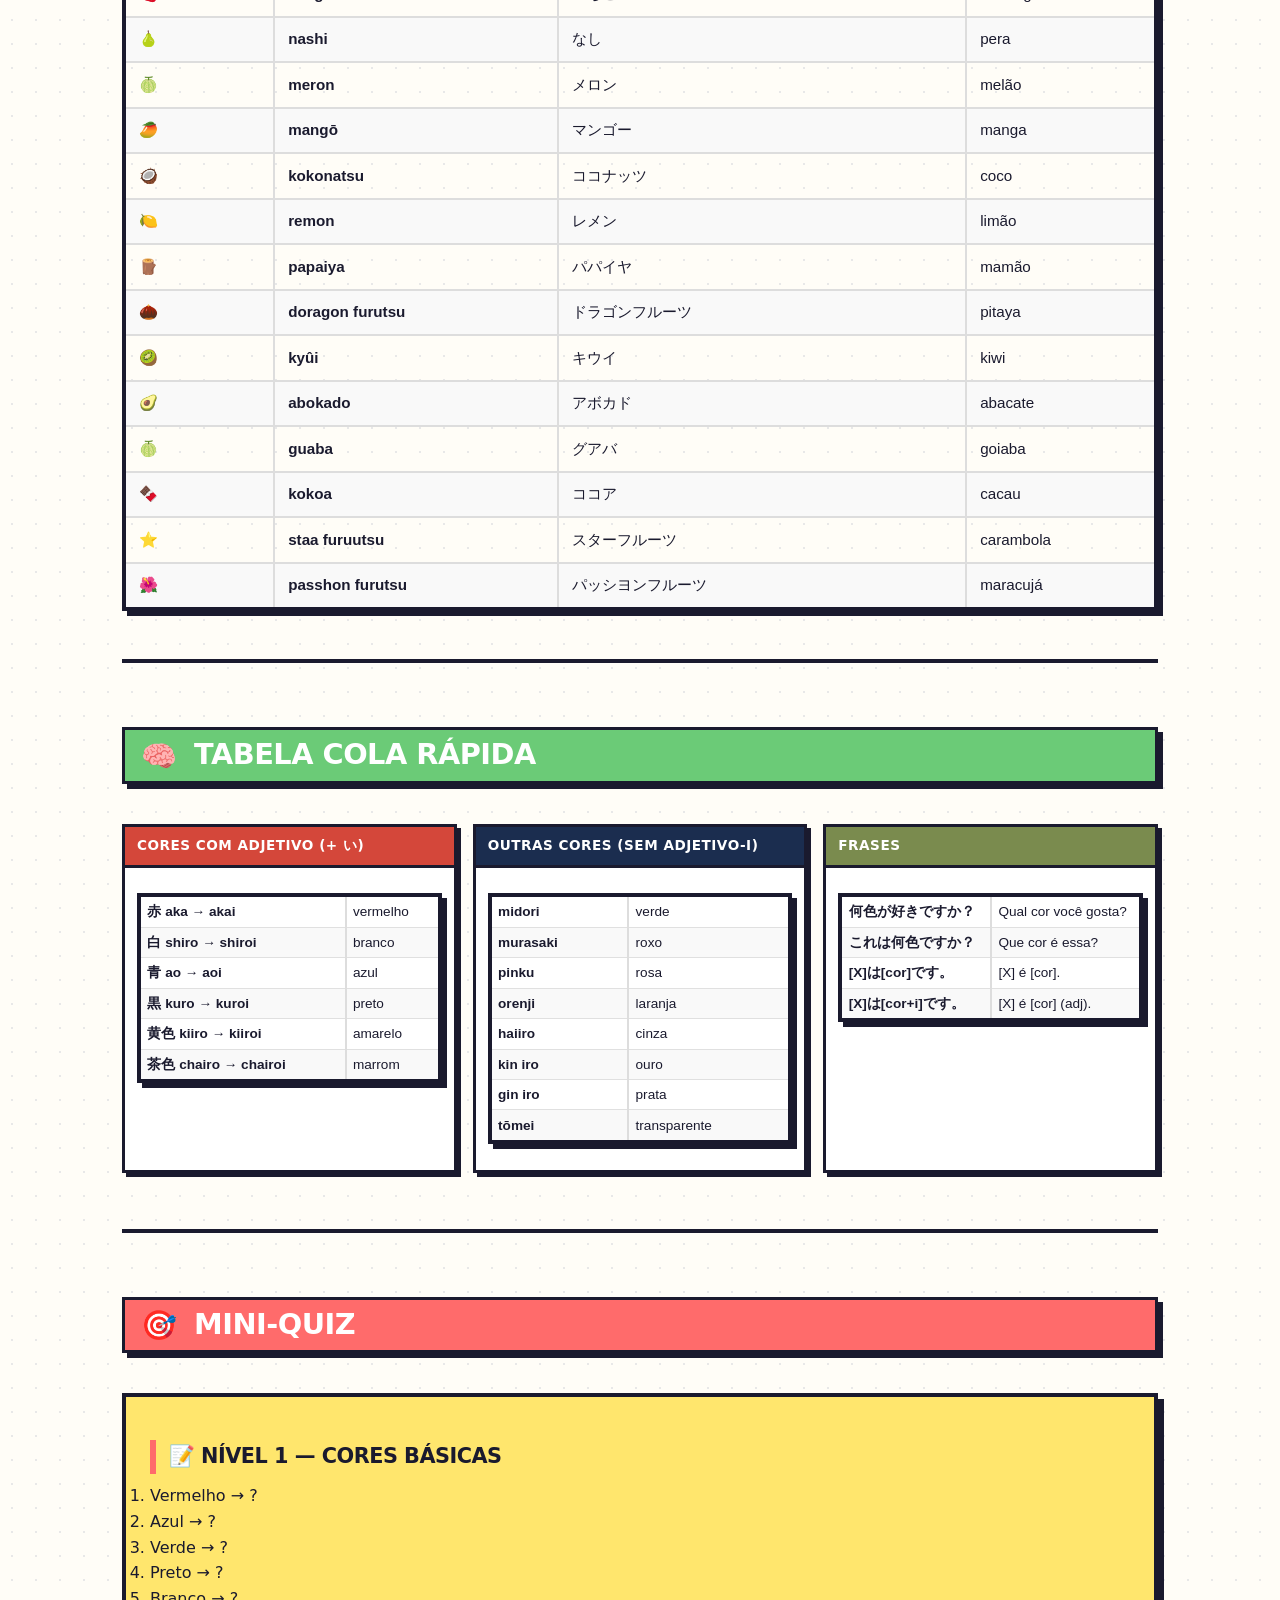
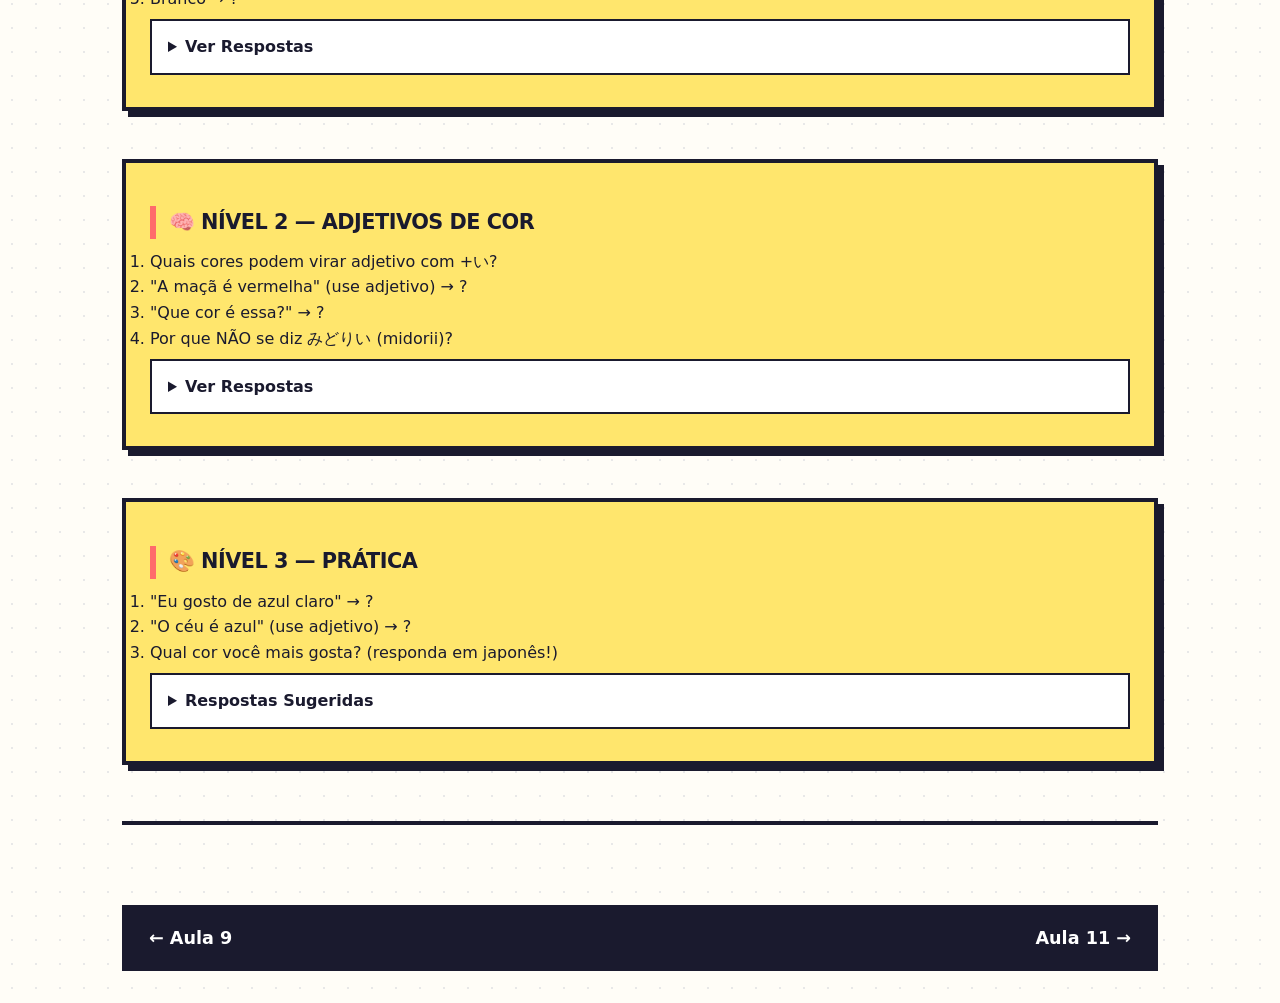
<file: docs/lessons/Aula 10.html>
<!DOCTYPE html>
<html lang="pt-BR">
<head>
<meta charset="UTF-8">
<meta name="viewport" content="width=device-width, initial-scale=1.0">
<title>Aula 10 — Cores (Iro) — Japonês</title>
<link rel="stylesheet" href="../css/style.css">
<style>
:root {
  --bg: #FFFDF7;
  --card-bg: #FFFFFF;
  --border: #1A1A2E;
  --shadow: #1A1A2E;
  --text: #1A1A2E;
  --accent1: #FF6B6B;
  --accent2: #4ECDC4;
  --accent3: #FFE66D;
  --accent4: #A78BFA;
  --accent5: #FF8C42;
  --accent6: #6BCB77;
  --accent7: #FFD93D;
  --accent8: #F472B6;
  --font-heading: 'Segoe UI', system-ui, -apple-system, sans-serif;
  --font-body: 'Segoe UI', system-ui, -apple-system, sans-serif;
  --font-jp: 'Hiragino Kaku Gothic ProN', 'Noto Sans JP', 'Yu Gothic', sans-serif;
}

* { box-sizing: border-box; margin: 0; padding: 0; }

body {
  background: var(--bg);
  background-image: radial-gradient(circle, #e8e8e8 1px, transparent 1px);
  background-size: 24px 24px;
  font-family: var(--font-body);
  color: var(--text);
  line-height: 1.6;
  padding: 2rem;
  max-width: 1100px;
  margin: 0 auto;
}

h1 {
  font-size: 2.8rem;
  font-weight: 900;
  text-transform: uppercase;
  letter-spacing: -1px;
  background: var(--accent1);
  color: #fff;
  padding: 1rem 1.5rem;
  border: 4px solid var(--border);
  box-shadow: 8px 8px 0 var(--shadow);
  margin-bottom: 2rem;
  text-align: center;
  -webkit-text-stroke: 2px var(--border);
}

h2 {
  font-size: 1.8rem;
  font-weight: 800;
  margin: 2rem 0 1rem;
  padding: 0.5rem 1rem;
  border: 3px solid var(--border);
  box-shadow: 5px 5px 0 var(--shadow);
  display: inline-block;
}

h3 {
  font-size: 1.3rem;
  font-weight: 700;
  margin: 1.2rem 0 0.6rem;
  padding: 0.3rem 0.8rem;
  border-left: 6px solid var(--border);
}

.card {
  background: var(--card-bg);
  border: 4px solid var(--border);
  box-shadow: 6px 6px 0 var(--shadow);
  padding: 1.5rem;
  margin: 1.5rem 0;
  border-radius: 2px;
}

.card-accent1 { background: #FFF5F5; border-color: var(--accent1); }
.card-accent2 { background: #F0FFFE; border-color: var(--accent2); }
.card-accent3 { background: #FFFEF5; border-color: var(--accent3); }
.card-accent4 { background: #F8F5FF; border-color: var(--accent4); }
.card-accent5 { background: #FFF9F5; border-color: var(--accent5); }
.card-accent6 { background: #F5FFF6; border-color: var(--accent6); }

table {
  width: 100%;
  border-collapse: separate;
  border-spacing: 0;
  border: 4px solid var(--border);
  box-shadow: 5px 5px 0 var(--shadow);
  margin: 1rem 0;
  font-size: 0.95rem;
}

thead th {
  background: var(--border);
  color: #fff;
  font-weight: 800;
  padding: 0.7rem 0.8rem;
  text-transform: uppercase;
  font-size: 0.8rem;
  letter-spacing: 1px;
  border-bottom: 3px solid var(--border);
}

tbody td {
  padding: 0.6rem 0.8rem;
  border-bottom: 2px solid #ddd;
  border-right: 2px solid #ddd;
  font-family: var(--font-jp);
  vertical-align: middle;
}

tbody td:last-child { border-right: none; }
tbody tr:last-child td { border-bottom: none; }

tbody tr:nth-child(even) { background: #f9f9f9; }
tbody tr:hover { background: #FFF3CD; }

.flashcard {
  display: inline-block;
  background: var(--card-bg);
  border: 3px solid var(--border);
  box-shadow: 4px 4px 0 var(--shadow);
  padding: 0.5rem 1rem;
  margin: 0.3rem;
  font-family: var(--font-jp);
  font-size: 1.1rem;
  font-weight: 600;
  transition: transform 0.1s;
  cursor: pointer;
  user-select: none;
}

.flashcard:hover { transform: translate(-2px, -2px); box-shadow: 6px 6px 0 var(--shadow); }

.flashcard .jp { font-size: 1.4rem; color: #E63946; }
.flashcard .romaji { font-size: 0.85rem; color: #555; }
.flashcard .pt { font-size: 0.9rem; color: #1A1A2E; font-weight: 700; }

.tag {
  display: inline-block;
  padding: 0.2rem 0.7rem;
  border: 2px solid var(--border);
  box-shadow: 2px 2px 0 var(--shadow);
  font-size: 0.75rem;
  font-weight: 700;
  text-transform: uppercase;
  margin: 0.2rem;
}

.tag-red { background: var(--accent1); color: #fff; }
.tag-teal { background: var(--accent2); color: #1A1A2E; }
.tag-yellow { background: var(--accent3); color: #1A1A2E; }
.tag-purple { background: var(--accent4); color: #fff; }
.tag-orange { background: var(--accent5); color: #fff; }
.tag-green { background: var(--accent6); color: #fff; }

.quiz {
  background: var(--accent3);
  border: 4px solid var(--border);
  box-shadow: 6px 6px 0 var(--shadow);
  padding: 1.5rem;
  margin: 1.5rem 0;
}

.quiz h3 { border-left-color: var(--accent1); }

.quiz details {
  margin: 0.5rem 0;
  padding: 0.5rem 1rem;
  background: #fff;
  border: 2px solid var(--border);
}

.quiz summary {
  font-weight: 700;
  cursor: pointer;
  padding: 0.3rem 0;
}

.quiz details[open] { background: #FFF5F5; border-color: var(--accent1); }

.cheatsheet {
  background: #1A1A2E;
  color: #00FF88;
  font-family: 'Courier New', monospace;
  border: 4px solid #00FF88;
  box-shadow: 6px 6px 0 #00FF8844;
  padding: 1.5rem;
  margin: 1.5rem 0;
  font-size: 0.9rem;
  white-space: pre-wrap;
  line-height: 1.5;
}

.info-box {
  padding: 1rem 1.5rem;
  margin: 1rem 0;
  border: 3px solid var(--border);
  box-shadow: 4px 4px 0 var(--shadow);
  font-weight: 600;
}

.info-tip { background: #E8F8F5; border-left: 8px solid var(--accent2); }
.info-warn { background: #FFF3CD; border-left: 8px solid var(--accent3); }
.info-danger { background: #FFE5E5; border-left: 8px solid var(--accent1); }
.info-note { background: #F0E6FF; border-left: 8px solid var(--accent4); }

.example-dialog {
  background: #fff;
  border: 3px dashed var(--border);
  padding: 1rem 1.5rem;
  margin: 0.8rem 0;
  font-size: 0.95rem;
}

.example-dialog .speaker { font-weight: 800; color: var(--accent1); }
.example-dialog .jp-text { font-family: var(--font-jp); }
.example-dialog .translation { color: #666; font-style: italic; margin-left: 1.5rem; }

.section-badge {
  display: inline-block;
  font-size: 1.8rem;
  margin-right: 0.5rem;
  vertical-align: middle;
}

hr { border: 2px solid var(--border); margin: 2rem 0; }

.op-words {
  display: flex;
  flex-wrap: wrap;
  gap: 0.8rem;
  margin: 1rem 0;
}

nav.footer-nav {
  display: flex;
  justify-content: space-between;
  margin-top: 3rem;
  padding: 1rem 1.5rem;
  background: var(--border);
  border: 3px solid var(--border);
}

nav.footer-nav a {
  color: #fff;
  font-weight: 800;
  text-decoration: none;
  font-size: 1.1rem;
}

nav.footer-nav a:hover { text-decoration: underline; }

@media (max-width: 768px) {
  body { padding: 1rem; }
  h1 { font-size: 2rem; }
  table { font-size: 0.8rem; }
  td, th { padding: 0.4rem; }
}
</style>
</head>
<body>

<!-- ===== TITLE ===== -->
<h1>&#x1F38C; Aula 10 &mdash; Cores (&#12356;&#12429; / Iro)</h1>

<!-- ===== TIP CALLOUT ===== -->
<div class="info-box info-tip">
  <h3>&#x1F3AF; O que você vai aprender</h3>
  <ul style="margin:0.5rem 0 0 1.5rem; line-height:1.8;">
    <li>Nomear <strong>14 cores</strong> em japonês (substantivo e adjetivo)</li>
    <li>Identificar quais <strong>6 cores viram い-adjetivos</strong> (+い)</li>
    <li>Perguntar <strong>"de que cor é isso?"</strong> e "qual cor você gosta?"</li>
    <li>Nomear <strong>variações de cores</strong> (claro/escuro: ふか〜, うす〜)</li>
    <li>Aprender <strong>frutas em japonês</strong> (bônus: 22 frutas!)</li>
  </ul>
</div>

<hr>

<!-- ===== SECTION 1: Cores Principais (accent1) ===== -->
<h2 style="background: var(--accent1); color: #fff;">
  <span class="section-badge">&#x1F3A8;</span> &#12356;&#12429; &mdash; Cores Principais
</h2>

<!-- Warning callout: Color-Adjective Rule -->
<div class="info-box info-warn">
  <strong>&#x26A0;&#xFE0F; Regra das Cores-Adjetivo</strong><br>
  Algumas cores podem virar <strong>adjetivos</strong> adicionando <strong>&#12356; (i)</strong> no final.<br>
  Isso <strong>s&oacute; funciona com estas 6 cores</strong>:
  <table>
    <thead>
      <tr>
        <th>Cor</th>
        <th>Forma Adjetivo</th>
      </tr>
    </thead>
    <tbody>
      <tr>
        <td>aka (vermelho)</td>
        <td><strong>akai</strong></td>
      </tr>
      <tr>
        <td>shiro (branco)</td>
        <td><strong>shiroi</strong></td>
      </tr>
      <tr>
        <td>ao (azul)</td>
        <td><strong>aoi</strong></td>
      </tr>
      <tr>
        <td>kuro (preto)</td>
        <td><strong>kuroi</strong></td>
      </tr>
      <tr>
        <td>kiiro (amarelo)</td>
        <td><strong>kiiroi</strong></td>
      </tr>
      <tr>
        <td>chairo (marrom)</td>
        <td><strong>chairoi</strong></td>
      </tr>
    </tbody>
  </table>
  <p>As demais cores (midori, murasaki, pinku, orenji, etc.) <strong>n&atilde;o recebem o &#12356;</strong>.</p>
</div>

<!-- Flashcards: Cores Principais -->
<h3>&#x1F4A0; Flashcards &mdash; Cores</h3>
<div class="op-words">
  <div class="flashcard"><div class="jp">&#12354;&#12363;</div><div class="romaji">aka</div><div class="pt">vermelho</div></div>
  <div class="flashcard"><div class="jp">&#12415;&#12393;&#12426;</div><div class="romaji">midori</div><div class="pt">verde</div></div>
  <div class="flashcard"><div class="jp">&#12375;&#12429;</div><div class="romaji">shiro</div><div class="pt">branco</div></div>
  <div class="flashcard"><div class="jp">&#12458;&#12524;&#12531;&#12472;</div><div class="romaji">orenji</div><div class="pt">laranja</div></div>
  <div class="flashcard"><div class="jp">&#12354;&#12362;</div><div class="romaji">ao</div><div class="pt">azul</div></div>
  <div class="flashcard"><div class="jp">&#12367;&#12429;</div><div class="romaji">kuro</div><div class="pt">preto</div></div>
  <div class="flashcard"><div class="jp">&#12365;&#12356;&#12429;</div><div class="romaji">kiiro</div><div class="pt">amarelo</div></div>
  <div class="flashcard"><div class="jp">&#12416;&#12425;&#12373;&#12365;</div><div class="romaji">murasaki</div><div class="pt">roxo / lil&aacute;s</div></div>
  <div class="flashcard"><div class="jp">&#12399;&#12356;&#12356;&#12429;</div><div class="romaji">haiiro</div><div class="pt">cinza</div></div>
  <div class="flashcard"><div class="jp">&#12500;&#12531;&#12463;</div><div class="romaji">pinku</div><div class="pt">rosa</div></div>
  <div class="flashcard"><div class="jp">&#12385;&#12419;&#12356;&#12429;</div><div class="romaji">chairo</div><div class="pt">marrom</div></div>
  <div class="flashcard"><div class="jp">&#12365;&#12435;&#12356;&#12429;</div><div class="romaji">kin iro</div><div class="pt">dourado</div></div>
  <div class="flashcard"><div class="jp">&#12366;&#12435;&#12356;&#12429;</div><div class="romaji">gin iro</div><div class="pt">prateado</div></div>
  <div class="flashcard"><div class="jp">&#12392;&#12358;&#12417;&#12356;</div><div class="romaji">t&omacr;mei</div><div class="pt">transparente</div></div>
</div>

<!-- Flashcards: Formas Adjetivo -->
<h3>&#x1F4A0; Flashcards &mdash; Adjetivos (+ &#12356;)</h3>
<div class="op-words">
  <div class="flashcard"><div class="jp">&#12354;&#12363;&#12356;</div><div class="romaji">akai</div><div class="pt">vermelho (adj)</div></div>
  <div class="flashcard"><div class="jp">&#12375;&#12429;&#12356;</div><div class="romaji">shiroi</div><div class="pt">branco (adj)</div></div>
  <div class="flashcard"><div class="jp">&#12354;&#12362;&#12356;</div><div class="romaji">aoi</div><div class="pt">azul (adj)</div></div>
  <div class="flashcard"><div class="jp">&#12367;&#12429;&#12356;</div><div class="romaji">kuroi</div><div class="pt">preto (adj)</div></div>
  <div class="flashcard"><div class="jp">&#12365;&#12356;&#12429;&#12356;</div><div class="romaji">kiiroi</div><div class="pt">amarelo (adj)</div></div>
  <div class="flashcard"><div class="jp">&#12385;&#12419;&#12356;&#12429;&#12356;</div><div class="romaji">chairoi</div><div class="pt">marrom (adj)</div></div>
</div>

<!-- Tabela Completa de Cores -->
<h3>&#x1F4CA; Tabela Completa de Cores</h3>
<table>
  <thead>
    <tr>
      <th>Cor</th>
      <th>Nome (JP)</th>
      <th>Romaji</th>
      <th>Kanji</th>
      <th>Adjetivo</th>
    </tr>
  </thead>
  <tbody>
    <tr>
      <td>&#x1F534; Vermelho</td>
      <td>&#12354;&#12363;</td>
      <td><strong>aka</strong></td>
      <td>&#36095;</td>
      <td><strong>akai</strong></td>
    </tr>
    <tr>
      <td>&#x1F7E2; Verde</td>
      <td>&#12415;&#12393;&#12426;</td>
      <td><strong>midori</strong></td>
      <td>&#32227;</td>
      <td>&mdash;</td>
    </tr>
    <tr>
      <td>&#x2B1C; Branco</td>
      <td>&#12375;&#12429;</td>
      <td><strong>shiro</strong></td>
      <td>&#30333;</td>
      <td><strong>shiroi</strong></td>
    </tr>
    <tr>
      <td>&#x1F7E0; Laranja</td>
      <td>&#12458;&#12524;&#12531;&#12472;</td>
      <td><strong>orenji</strong></td>
      <td>&mdash;</td>
      <td>&mdash;</td>
    </tr>
    <tr>
      <td>&#x1F535; Azul</td>
      <td>&#12354;&#12362;</td>
      <td><strong>ao</strong></td>
      <td>&#38738;</td>
      <td><strong>aoi</strong></td>
    </tr>
    <tr>
      <td>&#x2B1B; Preto</td>
      <td>&#12367;&#12429;</td>
      <td><strong>kuro</strong></td>
      <td>&#40658;</td>
      <td><strong>kuroi</strong></td>
    </tr>
    <tr>
      <td>&#x1F7E1; Amarelo</td>
      <td>&#12365;&#12356;&#12429;</td>
      <td><strong>kiiro</strong></td>
      <td>&#40644;&#33394;</td>
      <td><strong>kiiroi</strong></td>
    </tr>
    <tr>
      <td>&#x1F7E3; Roxo/Lil&aacute;s</td>
      <td>&#12416;&#12425;&#12373;&#12365;</td>
      <td><strong>murasaki</strong></td>
      <td>&#32043;</td>
      <td>&mdash;</td>
    </tr>
    <tr>
      <td>&#x1F9F6; Cinza</td>
      <td>&#12399;&#12356;&#12356;&#12429;</td>
      <td><strong>haiiro</strong></td>
      <td>&#28784;&#33394;</td>
      <td>&mdash;</td>
    </tr>
    <tr>
      <td>&#x1FA77; Rosa</td>
      <td>&#12500;&#12531;&#12463;</td>
      <td><strong>pinku</strong></td>
      <td>&mdash;</td>
      <td>&mdash;</td>
    </tr>
    <tr>
      <td>&#x1F7E4; Marrom</td>
      <td>&#12385;&#12419;&#12356;&#12429;</td>
      <td><strong>chairo</strong></td>
      <td>&#33590;&#33394;</td>
      <td><strong>chairoi</strong></td>
    </tr>
    <tr>
      <td>&#x1F947; Dourado</td>
      <td>&#12365;&#12435;&#12356;&#12429;</td>
      <td><strong>kin iro</strong></td>
      <td>&#37329;&#33394;</td>
      <td>&mdash;</td>
    </tr>
    <tr>
      <td>&#x1F948; Prateado</td>
      <td>&#12366;&#12435;&#12356;&#12429;</td>
      <td><strong>gin iro</strong></td>
      <td>&#37508;&#33394;</td>
      <td>&mdash;</td>
    </tr>
    <tr>
      <td>&#x1FADB; Transparente</td>
      <td>&#12392;&#12358;&#12417;&#12356;</td>
      <td><strong>t&omacr;mei</strong></td>
      <td>&#36879;&#26126;</td>
      <td>&mdash;</td>
    </tr>
  </tbody>
</table>

<!-- Info callout: Curiosidade Verde e Azul -->
<div class="info-box info-note">
  <strong>&#x1F4A1; Curiosidade &mdash; Verde e Azul</strong><br>
  O kanji &#32227; (midori) tamb&eacute;m est&aacute; relacionado a <strong>fauna e floresta</strong>.<br>
  O azul (ao &#38738;) &eacute; famoso na arte japonesa &mdash; inclusive representa verde em alguns contextos tradicionais (ex: sinal verde = ao shingou)!
</div>

<hr>

<!-- ===== SECTION 2: Variações de Verde e Azul (accent2) ===== -->
<h2 style="background: var(--accent2); color: #1A1A2E;">
  <span class="section-badge">&#x1F33F;</span> Varia&ccedil;&otilde;es de Verde e Azul
</h2>

<div class="card card-accent2">
  <table>
    <thead>
      <tr>
        <th>Varia&ccedil;&atilde;o</th>
        <th>Romaji</th>
        <th>&#x1F1E7;&#x1F1F7;</th>
      </tr>
    </thead>
    <tbody>
      <tr>
        <td>&#12415;&#12393;&#12426; &#8594; <strong>&#12405;&#12363;&#12415;&#12393;&#12426;</strong></td>
        <td>fukamidori</td>
        <td>verde escuro &#x1F332;</td>
      </tr>
      <tr>
        <td>&#12415;&#12393;&#12426; &#8594; <strong>&#12365;&#12415;&#12393;&#12426;</strong></td>
        <td>kimidori</td>
        <td>verde claro &#x1F49A; (tonalidade amarelo+verde)</td>
      </tr>
      <tr>
        <td>&#12354;&#12362; &#8594; <strong>&#12371;&#12435;</strong></td>
        <td>kon</td>
        <td>azul escuro &#x1FAD0;</td>
      </tr>
      <tr>
        <td>&#12354;&#12362; &#8594; <strong>&#12415;&#12378;&#12356;&#12429;</strong></td>
        <td>mizuiro</td>
        <td>azul claro (cor de &aacute;gua) &#x1F4A7;</td>
      </tr>
    </tbody>
  </table>
</div>

<!-- Flashcards: Variações -->
<h3>&#x1F4A0; Flashcards &mdash; Varia&ccedil;&otilde;es</h3>
<div class="op-words">
  <div class="flashcard"><div class="jp">&#12405;&#12363;&#12415;&#12393;&#12426;</div><div class="romaji">fukamidori</div><div class="pt">verde escuro</div></div>
  <div class="flashcard"><div class="jp">&#12365;&#12415;&#12393;&#12426;</div><div class="romaji">kimidori</div><div class="pt">verde claro</div></div>
  <div class="flashcard"><div class="jp">&#12371;&#12435;</div><div class="romaji">kon</div><div class="pt">azul escuro</div></div>
  <div class="flashcard"><div class="jp">&#12415;&#12378;&#12356;&#12429;</div><div class="romaji">mizuiro</div><div class="pt">azul claro</div></div>
</div>

<hr>

<!-- ===== SECTION 3: Frases sobre Cores (accent3) ===== -->
<h2 style="background: var(--accent3); color: #1A1A2E;">
  <span class="section-badge">&#x1F4AC;</span> Frases sobre Cores
</h2>

<!-- Abstract callout: Estruturas → card -->
<div class="card card-accent3">
  <h3>&#x1F4E6; Estruturas</h3>

  <div class="example-dialog">
    <div class="jp-text"><strong>&#12394;&#12395;&#12356;&#12429;&#12364;&#12377;&#12365;&#12391;&#12377;&#12363;&#65311;</strong></div>
    <div><em>Nani iro ga sukidesuka?</em></div>
    <div class="translation">&#8594; Qual cor voc&ecirc; gosta?</div>
  </div>

  <div class="example-dialog">
    <div class="jp-text"><strong>&#12394;&#12395;&#12356;&#12429;&#12364;&#12365;&#12425;&#12356;&#12391;&#12377;&#12363;&#65311;</strong></div>
    <div><em>Nani iro ga kiraidesuka?</em></div>
    <div class="translation">&#8594; Qual cor voc&ecirc; n&atilde;o gosta?</div>
  </div>

  <div class="example-dialog">
    <div class="jp-text"><strong>&#12371;&#12428;&#12399;&#12394;&#12395;&#12356;&#12429;&#12391;&#12377;&#12363;&#65311;</strong></div>
    <div><em>Kore wa nani iro desuka?</em></div>
    <div class="translation">&#8594; Que cor &eacute; essa?</div>
  </div>

  <div class="example-dialog">
    <div class="jp-text"><strong>[cor]&#12364;&#12377;&#12365;&#12391;&#12377;&#12290;</strong></div>
    <div><em>[cor] ga sukidesu.</em></div>
    <div class="translation">&#8594; Eu gosto de [cor].</div>
  </div>
</div>

<!-- Example dialog: Soretomo -->
<div class="example-dialog">
  <div class="speaker">Di&aacute;logo com &#12381;&#12428;&#12392;&#12418; (soretomo = &quot;ou&quot;)</div>
  <div class="jp-text"><strong>&#12362;&#12385;&#12419;&#12399;&#12415;&#12393;&#12426;&#12381;&#12428;&#12392;&#12418;&#12354;&#12362;&#12391;&#12377;&#12363;&#65311;</strong></div>
  <div><em>Ocha wa midori soretomo ao desu ka?</em></div>
  <div class="translation">&#8594; O ch&aacute; &eacute; verde ou azul?</div>
  <br>
  <div class="jp-text"><strong>&#12362;&#12385;&#12419;&#12399;&#12415;&#12393;&#12426;&#12391;&#12377;&#12290;</strong></div>
  <div><em>Ocha wa midori desu.</em></div>
  <div class="translation">&#8594; O ch&aacute; &eacute; verde.</div>
</div>

<!-- Example dialog: Cores como Adjetivo -->
<div class="example-dialog">
  <div class="speaker">Usando Cores como Adjetivo</div>
  <div>A cal&ccedil;a &eacute; vermelha:</div>
  <div class="jp-text"><strong>&#12474;&#12508;&#12531;&#12399;&#12354;&#12363;&#12356;&#12391;&#12377;&#12290;</strong></div>
  <div><em>Zubon wa akai desu.</em></div>
  <br>
  <div class="translation">Note: <strong>akai</strong> (forma adjetivo) em vez de <strong>aka</strong> (nome da cor).</div>
</div>

<hr>

<!-- ===== SECTION 4: Parabéns em Japonês (accent4) ===== -->
<h2 style="background: var(--accent4); color: #fff;">
  <span class="section-badge">&#x1F382;</span> Parab&eacute;ns em Japon&ecirc;s
</h2>

<div class="info-box info-note">
  <strong>&#x1F4DD; Frase Especial</strong><br>
  <div style="font-family: var(--font-jp); font-size: 1.3rem; margin: 0.5rem 0;">
    <strong>&#12362;&#12383;&#12435;&#12376;&#12423;&#12358;&#12403;&#12362;&#12417;&#12391;&#12392;&#12358;&#12372;&#12374;&#12356;&#12414;&#12377;&#65281;</strong>
  </div>
  <div><em>Otanjoubi omedetogozaimasu!</em></div>
  <div class="translation">&#8594; Feliz Anivers&aacute;rio! &#x1F382;&#x1F389;</div>
  <br>
  <div>(Vers&atilde;o informal: <strong>&#12362;&#12417;&#12391;&#12392;&#12358;!</strong> / <em>Omedetou!</em>)</div>
</div>

<hr>

<!-- ===== SECTION 5: Frutas em Japonês (accent5) ===== -->
<h2 style="background: var(--accent5); color: #fff;">
  <span class="section-badge">&#x1F34E;</span> Frutas em Japon&ecirc;s (&#12367;&#12384;&#12418;&#12398; / Kudamono)
</h2>

<p>Vocabul&aacute;rio extra coberto nesta aula:</p>

<!-- Flashcards: Frutas -->
<h3>&#x1F4A0; Flashcards &mdash; Frutas</h3>
<div class="op-words">
  <div class="flashcard"><div class="jp">&#12426;&#12435;&#12372;</div><div class="romaji">ringo</div><div class="pt">ma&ccedil;&atilde;</div></div>
  <div class="flashcard"><div class="jp">&#12377;&#12356;&#12363;</div><div class="romaji">suika</div><div class="pt">melancia</div></div>
  <div class="flashcard"><div class="jp">&#12406;&#12393;&#12358;</div><div class="romaji">bud&omacr;</div><div class="pt">uva</div></div>
  <div class="flashcard"><div class="jp">&#12510;&#12473;&#12459;&#12483;&#12488;</div><div class="romaji">maskatto</div><div class="pt">uva verde</div></div>
  <div class="flashcard"><div class="jp">&#12415;&#12363;&#12435;</div><div class="romaji">mikan</div><div class="pt">mexerica</div></div>
  <div class="flashcard"><div class="jp">&#12496;&#12490;&#12490;</div><div class="romaji">banana</div><div class="pt">banana</div></div>
  <div class="flashcard"><div class="jp">&#12418;&#12418;</div><div class="romaji">momo</div><div class="pt">p&ecirc;ssego</div></div>
  <div class="flashcard"><div class="jp">&#12497;&#12452;&#12490;&#12483;&#12503;&#12523;</div><div class="romaji">painappuru</div><div class="pt">abacaxi</div></div>
  <div class="flashcard"><div class="jp">&#12356;&#12385;&#12372;</div><div class="romaji">ichigo</div><div class="pt">morango</div></div>
  <div class="flashcard"><div class="jp">&#12394;&#12375;</div><div class="romaji">nashi</div><div class="pt">pera</div></div>
  <div class="flashcard"><div class="jp">&#12513;&#12525;&#12531;</div><div class="romaji">meron</div><div class="pt">mel&atilde;o</div></div>
  <div class="flashcard"><div class="jp">&#12510;&#12531;&#12468;&#12540;</div><div class="romaji">mang&omacr;</div><div class="pt">manga</div></div>
  <div class="flashcard"><div class="jp">&#12467;&#12467;&#12490;&#12483;&#12484;</div><div class="romaji">kokonatsu</div><div class="pt">coco</div></div>
  <div class="flashcard"><div class="jp">&#12524;&#12514;&#12531;</div><div class="romaji">remon</div><div class="pt">lim&atilde;o</div></div>
  <div class="flashcard"><div class="jp">&#12497;&#12497;&#12452;&#12516;</div><div class="romaji">papaiya</div><div class="pt">mam&atilde;o</div></div>
  <div class="flashcard"><div class="jp">&#12489;&#12521;&#12468;&#12531;&#12501;&#12523;&#12540;&#12484;</div><div class="romaji">doragon furutsu</div><div class="pt">pitaya</div></div>
  <div class="flashcard"><div class="jp">&#12461;&#12454;&#12452;</div><div class="romaji">ky&ucirc;i</div><div class="pt">kiwi</div></div>
  <div class="flashcard"><div class="jp">&#12450;&#12508;&#12459;&#12489;</div><div class="romaji">abokado</div><div class="pt">abacate</div></div>
  <div class="flashcard"><div class="jp">&#12464;&#12450;&#12496;</div><div class="romaji">guaba</div><div class="pt">goiaba</div></div>
  <div class="flashcard"><div class="jp">&#12467;&#12467;&#12450;</div><div class="romaji">kokoa</div><div class="pt">cacau</div></div>
  <div class="flashcard"><div class="jp">&#12473;&#12479;&#12540;&#12501;&#12523;&#12540;&#12484;</div><div class="romaji">staa furuutsu</div><div class="pt">carambola</div></div>
  <div class="flashcard"><div class="jp">&#12497;&#12483;&#12471;&#12519;&#12531;&#12501;&#12523;&#12540;&#12484;</div><div class="romaji">passhon furutsu</div><div class="pt">maracuj&aacute;</div></div>
</div>

<!-- Tabela de Frutas -->
<h3>&#x1F4CA; Tabela Completa de Frutas</h3>
<table>
  <thead>
    <tr>
      <th>Fruta</th>
      <th>Romaji</th>
      <th>Katakana / Hiragana</th>
      <th>&#x1F1E7;&#x1F1F7;</th>
    </tr>
  </thead>
  <tbody>
    <tr><td>&#x1F34E;</td><td><strong>ringo</strong></td><td>&#12426;&#12435;&#12372;</td><td>ma&ccedil;&atilde;</td></tr>
    <tr><td>&#x1F349;</td><td><strong>suika</strong></td><td>&#12377;&#12356;&#12363;</td><td>melancia</td></tr>
    <tr><td>&#x1F347;</td><td><strong>bud&omacr;</strong></td><td>&#12406;&#12393;&#12358;</td><td>uva</td></tr>
    <tr><td>&#x1F347;&#x1F49A;</td><td><strong>maskatto</strong></td><td>&#12510;&#12473;&#12459;&#12483;&#12488;</td><td>uva verde</td></tr>
    <tr><td>&#x1F34A;</td><td><strong>mikan</strong></td><td>&#12415;&#12363;&#12435;</td><td>mexerica</td></tr>
    <tr><td>&#x1F34C;</td><td><strong>banana</strong></td><td>&#12496;&#12490;&#12490;</td><td>banana</td></tr>
    <tr><td>&#x1F351;</td><td><strong>momo</strong></td><td>&#12418;&#12418;</td><td>p&ecirc;ssego</td></tr>
    <tr><td>&#x1F34D;</td><td><strong>painappuru</strong></td><td>&#12497;&#12452;&#12490;&#12483;&#12503;&#12523;</td><td>abacaxi</td></tr>
    <tr><td>&#x1F353;</td><td><strong>ichigo</strong></td><td>&#12356;&#12385;&#12372;</td><td>morango</td></tr>
    <tr><td>&#x1F350;</td><td><strong>nashi</strong></td><td>&#12394;&#12375;</td><td>pera</td></tr>
    <tr><td>&#x1F348;</td><td><strong>meron</strong></td><td>&#12513;&#12525;&#12531;</td><td>mel&atilde;o</td></tr>
    <tr><td>&#x1F96D;</td><td><strong>mang&omacr;</strong></td><td>&#12510;&#12531;&#12468;&#12540;</td><td>manga</td></tr>
    <tr><td>&#x1F965;</td><td><strong>kokonatsu</strong></td><td>&#12467;&#12467;&#12490;&#12483;&#12484;</td><td>coco</td></tr>
    <tr><td>&#x1F34B;</td><td><strong>remon</strong></td><td>&#12524;&#12513;&#12531;</td><td>lim&atilde;o</td></tr>
    <tr><td>&#x1FAB5;</td><td><strong>papaiya</strong></td><td>&#12497;&#12497;&#12452;&#12516;</td><td>mam&atilde;o</td></tr>
    <tr><td>&#x1F330;</td><td><strong>doragon furutsu</strong></td><td>&#12489;&#12521;&#12468;&#12531;&#12501;&#12523;&#12540;&#12484;</td><td>pitaya</td></tr>
    <tr><td>&#x1F95D;</td><td><strong>ky&ucirc;i</strong></td><td>&#12461;&#12454;&#12452;</td><td>kiwi</td></tr>
    <tr><td>&#x1F951;</td><td><strong>abokado</strong></td><td>&#12450;&#12508;&#12459;&#12489;</td><td>abacate</td></tr>
    <tr><td>&#x1F348;</td><td><strong>guaba</strong></td><td>&#12464;&#12450;&#12496;</td><td>goiaba</td></tr>
    <tr><td>&#x1F36B;</td><td><strong>kokoa</strong></td><td>&#12467;&#12467;&#12450;</td><td>cacau</td></tr>
    <tr><td>&#x2B50;</td><td><strong>staa furuutsu</strong></td><td>&#12473;&#12479;&#12540;&#12501;&#12523;&#12540;&#12484;</td><td>carambola</td></tr>
    <tr><td>&#x1F33A;</td><td><strong>passhon furutsu</strong></td><td>&#12497;&#12483;&#12471;&#12520;&#12531;&#12501;&#12523;&#12540;&#12484;</td><td>maracuj&aacute;</td></tr>
  </tbody>
</table>

<hr>

<!-- ===== SECTION 6: Tabela Cola Rápida (accent6) ===== -->
<h2 style="background: var(--accent6); color: #fff;">
  <span class="section-badge">&#x1F9E0;</span> Tabela Cola R&aacute;pida
</h2>

<div class="cheatsheet-grid">

  <div class="cheatsheet-card">
    <div class="cheatsheet-card__header cheatsheet-card__header--vermillion">Cores com Adjetivo (+ い)</div>
    <div class="cheatsheet-card__body">
      <table>
        <tr><td>赤 aka → akai</td><td>vermelho</td></tr>
        <tr><td>白 shiro → shiroi</td><td>branco</td></tr>
        <tr><td>青 ao → aoi</td><td>azul</td></tr>
        <tr><td>黒 kuro → kuroi</td><td>preto</td></tr>
        <tr><td>黄色 kiiro → kiiroi</td><td>amarelo</td></tr>
        <tr><td>茶色 chairo → chairoi</td><td>marrom</td></tr>
      </table>
    </div>
  </div>

  <div class="cheatsheet-card">
    <div class="cheatsheet-card__header cheatsheet-card__header--indigo">Outras Cores (sem adjetivo-i)</div>
    <div class="cheatsheet-card__body">
      <table>
        <tr><td>midori</td><td>verde</td></tr>
        <tr><td>murasaki</td><td>roxo</td></tr>
        <tr><td>pinku</td><td>rosa</td></tr>
        <tr><td>orenji</td><td>laranja</td></tr>
        <tr><td>haiiro</td><td>cinza</td></tr>
        <tr><td>kin iro</td><td>ouro</td></tr>
        <tr><td>gin iro</td><td>prata</td></tr>
        <tr><td>tōmei</td><td>transparente</td></tr>
      </table>
    </div>
  </div>

  <div class="cheatsheet-card">
    <div class="cheatsheet-card__header cheatsheet-card__header--matcha">Frases</div>
    <div class="cheatsheet-card__body">
      <table>
        <tr><td>何色が好きですか？</td><td>Qual cor você gosta?</td></tr>
        <tr><td>これは何色ですか？</td><td>Que cor é essa?</td></tr>
        <tr><td>[X]は[cor]です。</td><td>[X] é [cor].</td></tr>
        <tr><td>[X]は[cor+i]です。</td><td>[X] é [cor] (adj).</td></tr>
      </table>
    </div>
  </div>

</div>

<hr>

<!-- ===== SECTION 7: Mini-Quiz (accent1, cycles back) ===== -->
<h2 style="background: var(--accent1); color: #fff;">
  <span class="section-badge">&#x1F3AF;</span> Mini-Quiz
</h2>

<div class="quiz">
  <h3>&#x1F4DD; Nível 1 — Cores Básicas</h3>
  <ol>
    <li>Vermelho → ?</li>
    <li>Azul → ?</li>
    <li>Verde → ?</li>
    <li>Preto → ?</li>
    <li>Branco → ?</li>
  </ol>
  <details><summary>Ver Respostas</summary>
    <ol>
      <li><strong>あか (aka)</strong> / あかい (akai — adj)</li>
      <li><strong>あお (ao)</strong> / あおい (aoi — adj)</li>
      <li><strong>みどり (midori)</strong> — sem forma adjetivo-i!</li>
      <li><strong>くろ (kuro)</strong> / くろい (kuroi — adj)</li>
      <li><strong>しろ (shiro)</strong> / しろい (shiroi — adj)</li>
    </ol>
  </details>
</div>

<div class="quiz">
  <h3>&#x1F9E0; Nível 2 — Adjetivos de Cor</h3>
  <ol>
    <li>Quais cores podem virar adjetivo com +い?</li>
    <li>"A maçã é vermelha" (use adjetivo) → ?</li>
    <li>"Que cor é essa?" → ?</li>
    <li>Por que NÃO se diz みどりい (midorii)?</li>
  </ol>
  <details><summary>Ver Respostas</summary>
    <ol>
      <li><strong>あか, あお, しろ, くろ, きいろ, ちゃいろ</strong> — apenas estas 6!</li>
      <li><strong>りんごは あかいです</strong> (ringo wa akai desu)</li>
      <li><strong>これは なにいろですか？</strong> (kore wa nani iro desu ka?)</li>
      <li>みどり é um substantivo que veio mais tarde para o japonês. As 6 cores com +い são as <strong>cores nativas mais antigas</strong> do japonês (Yamato-kotoba).</li>
    </ol>
  </details>
</div>

<div class="quiz">
  <h3>&#x1F3A8; Nível 3 — Prática</h3>
  <ol>
    <li>"Eu gosto de azul claro" → ?</li>
    <li>"O céu é azul" (use adjetivo) → ?</li>
    <li>Qual cor você mais gosta? (responda em japonês!)</li>
  </ol>
  <details><summary>Respostas Sugeridas</summary>
    <ol>
      <li><strong>みずいろが すきです</strong> (mizuiro ga suki desu)</li>
      <li><strong>そらは あおいです</strong> (sora wa aoi desu)</li>
      <li><strong>わたしは あかが いちばん すきです</strong> / <strong>みどりが すきです</strong> (sua resposta!)</li>
    </ol>
  </details>
</div>

<hr>

<!-- ===== FOOTER NAVIGATION ===== -->
<nav class="footer-nav">
  <a href="Aula 9.html">&larr; Aula 9</a>
  <a href="Aula 11.html">Aula 11 &rarr;</a>
</nav>

</body>
</html>
</file>
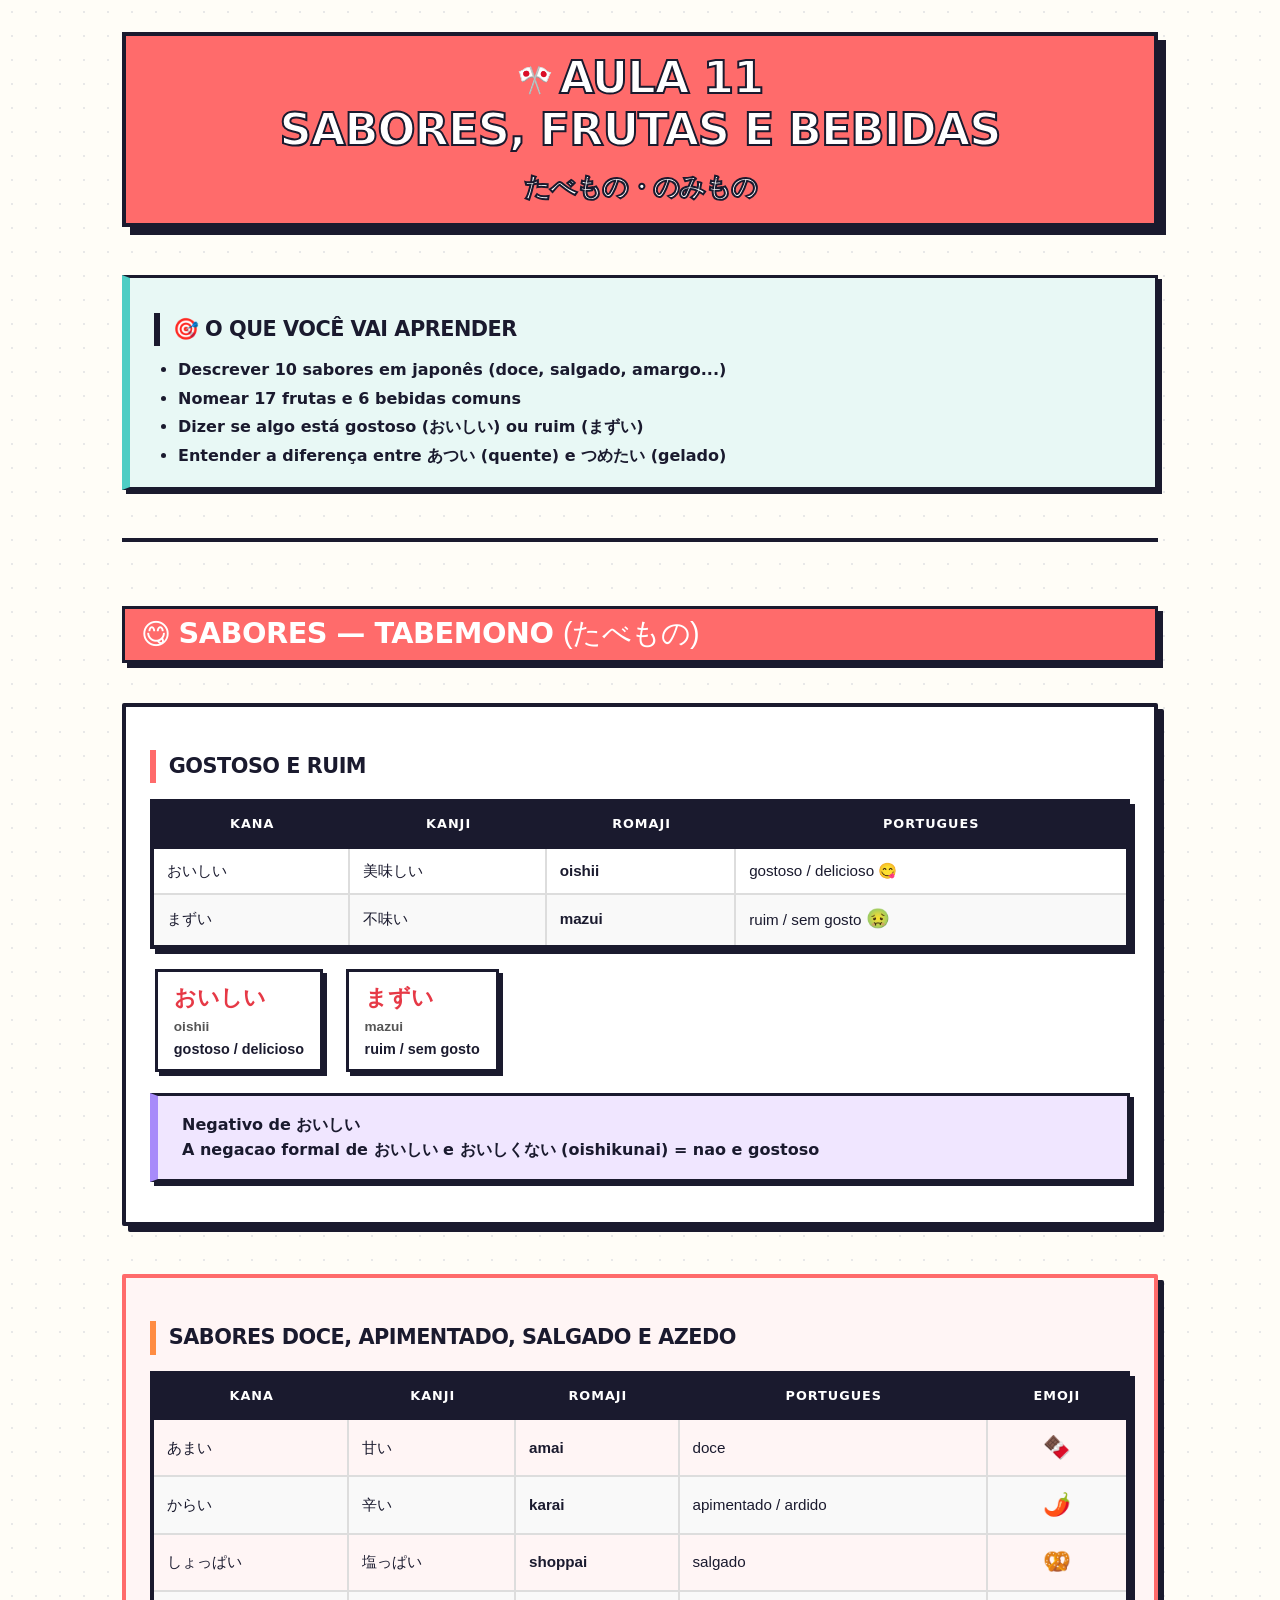
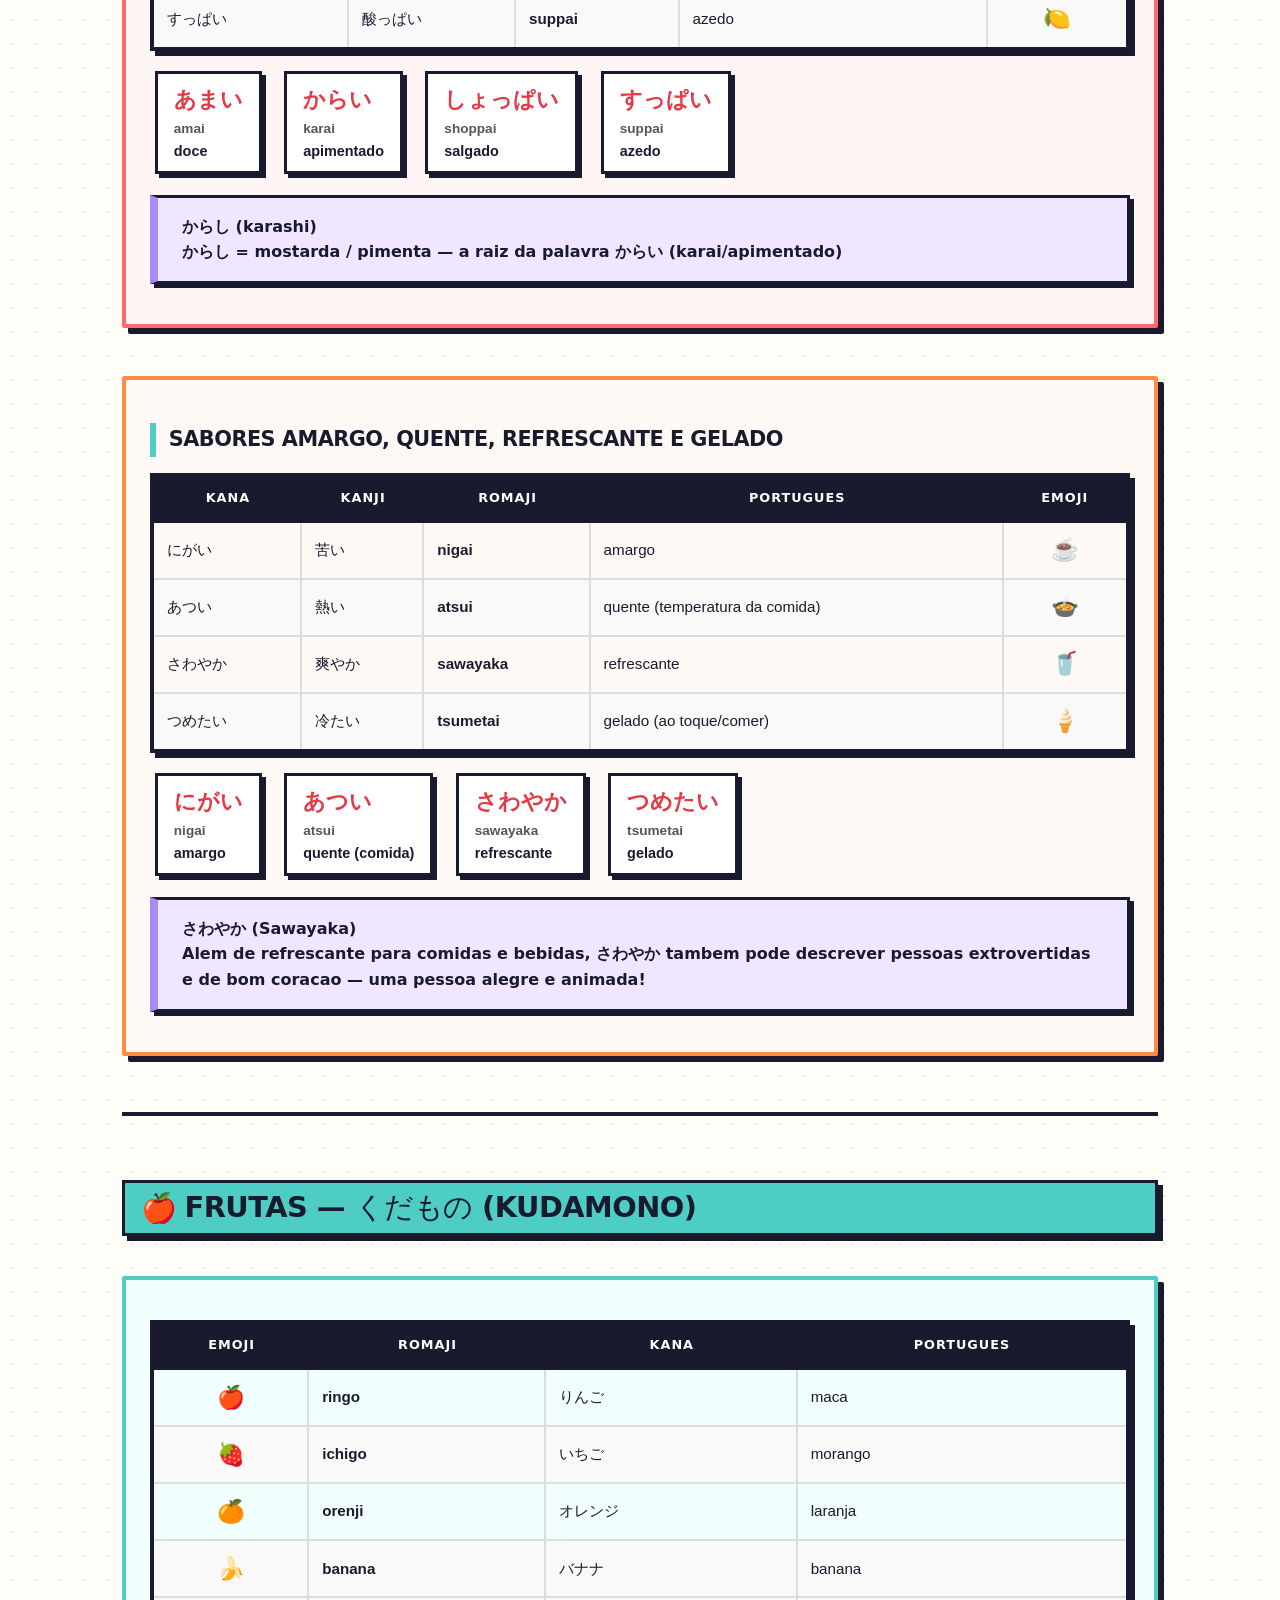
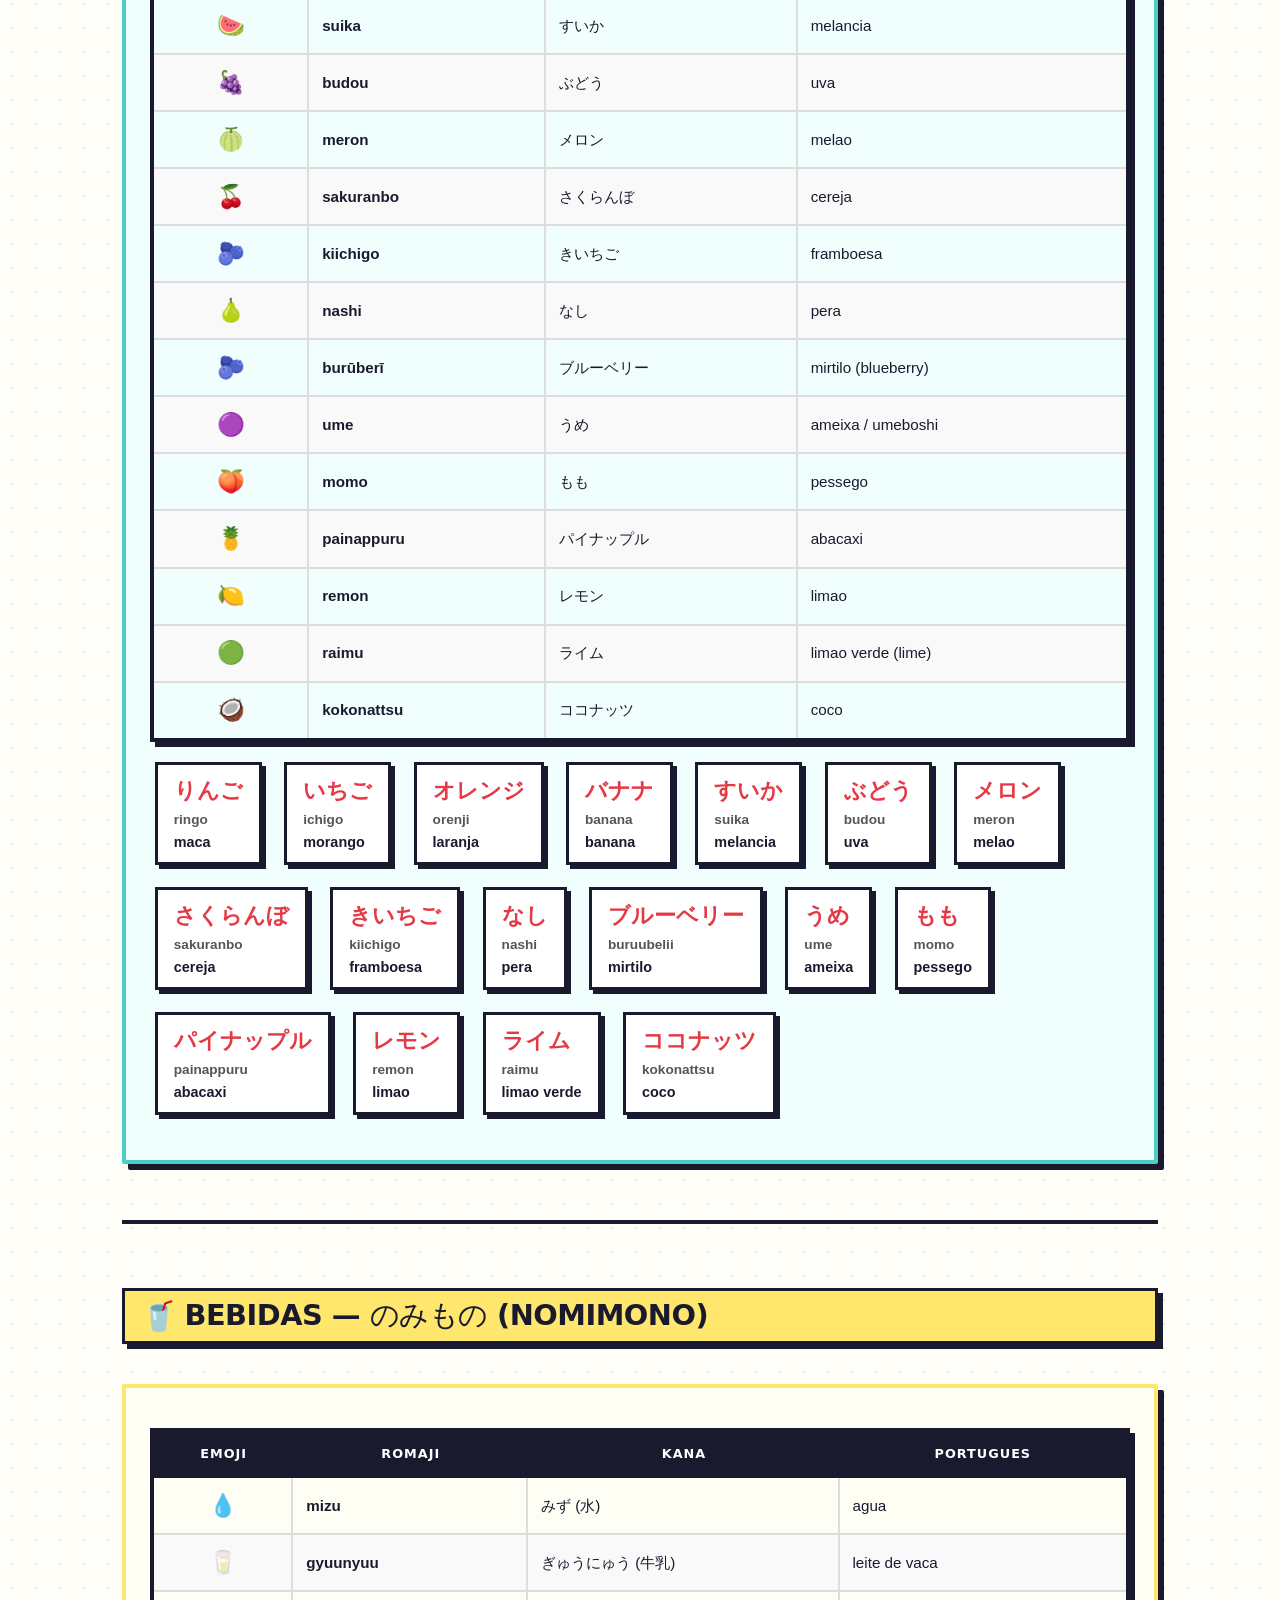
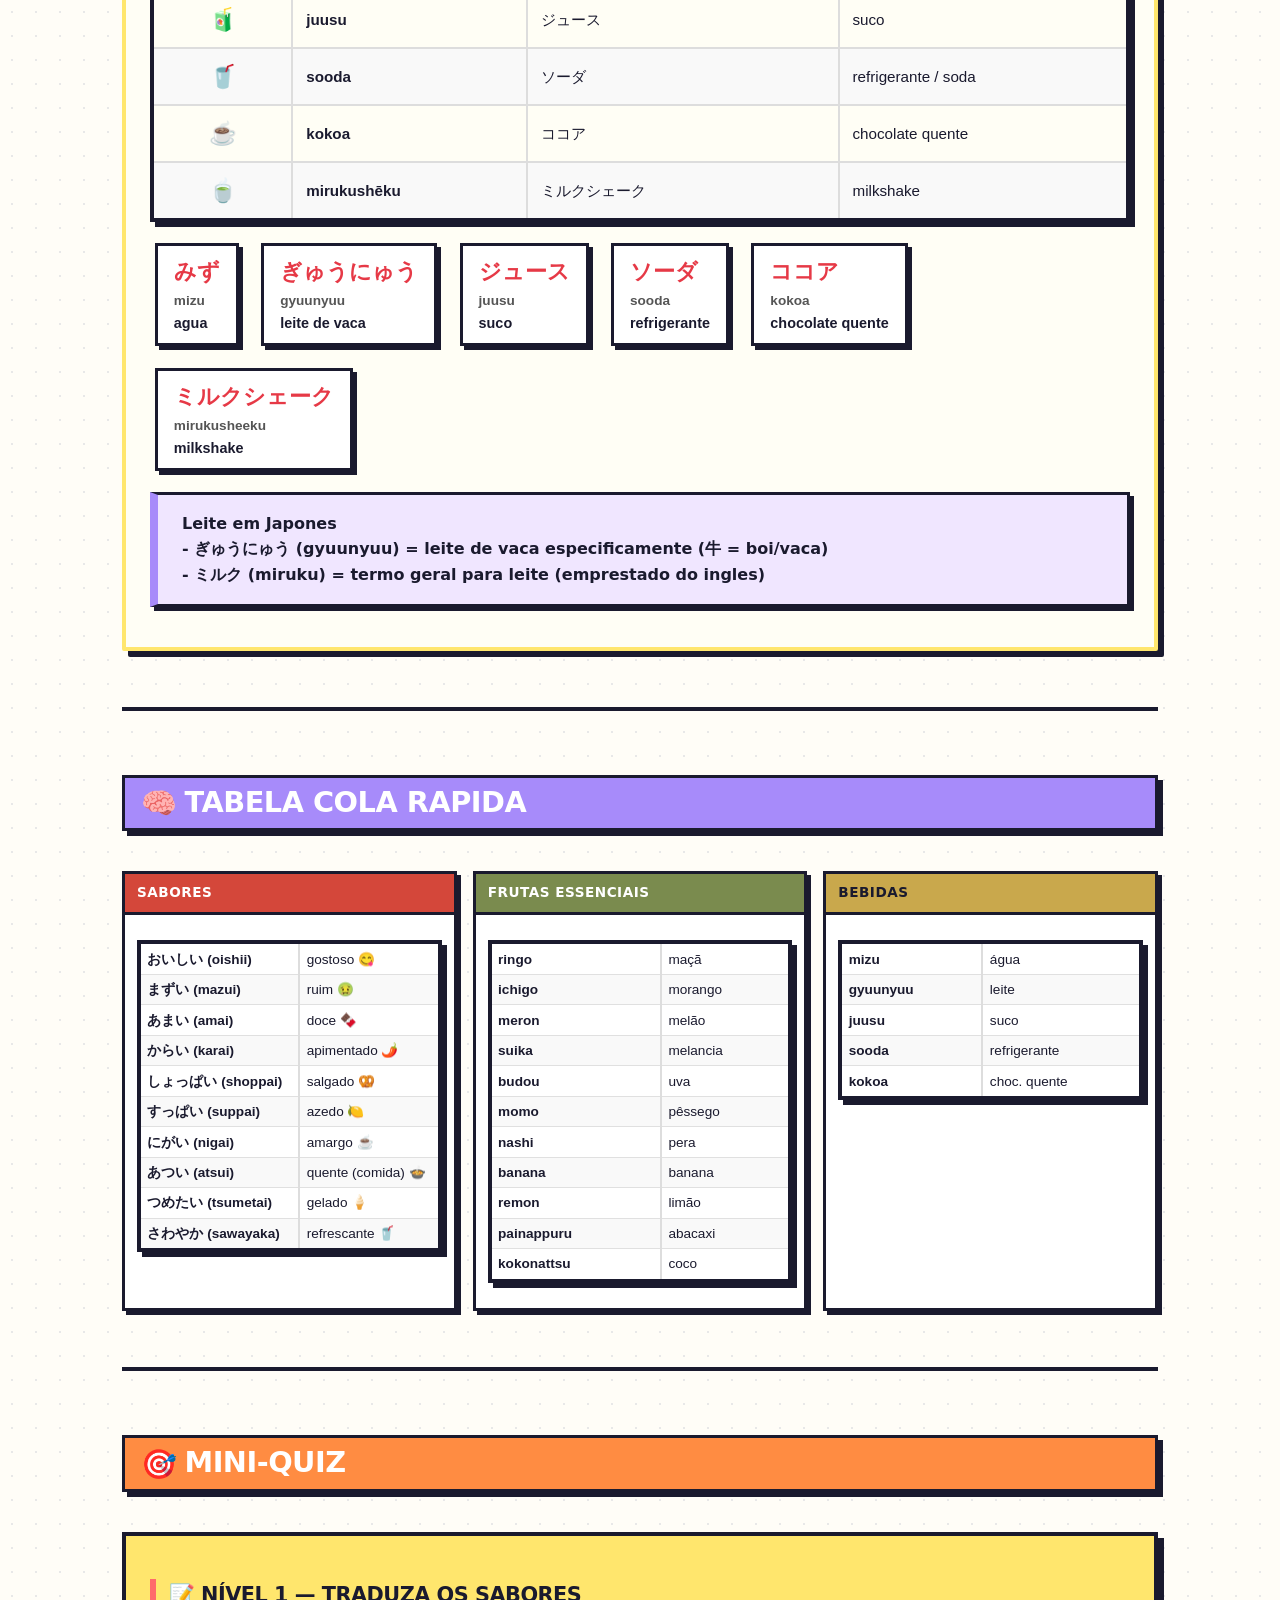
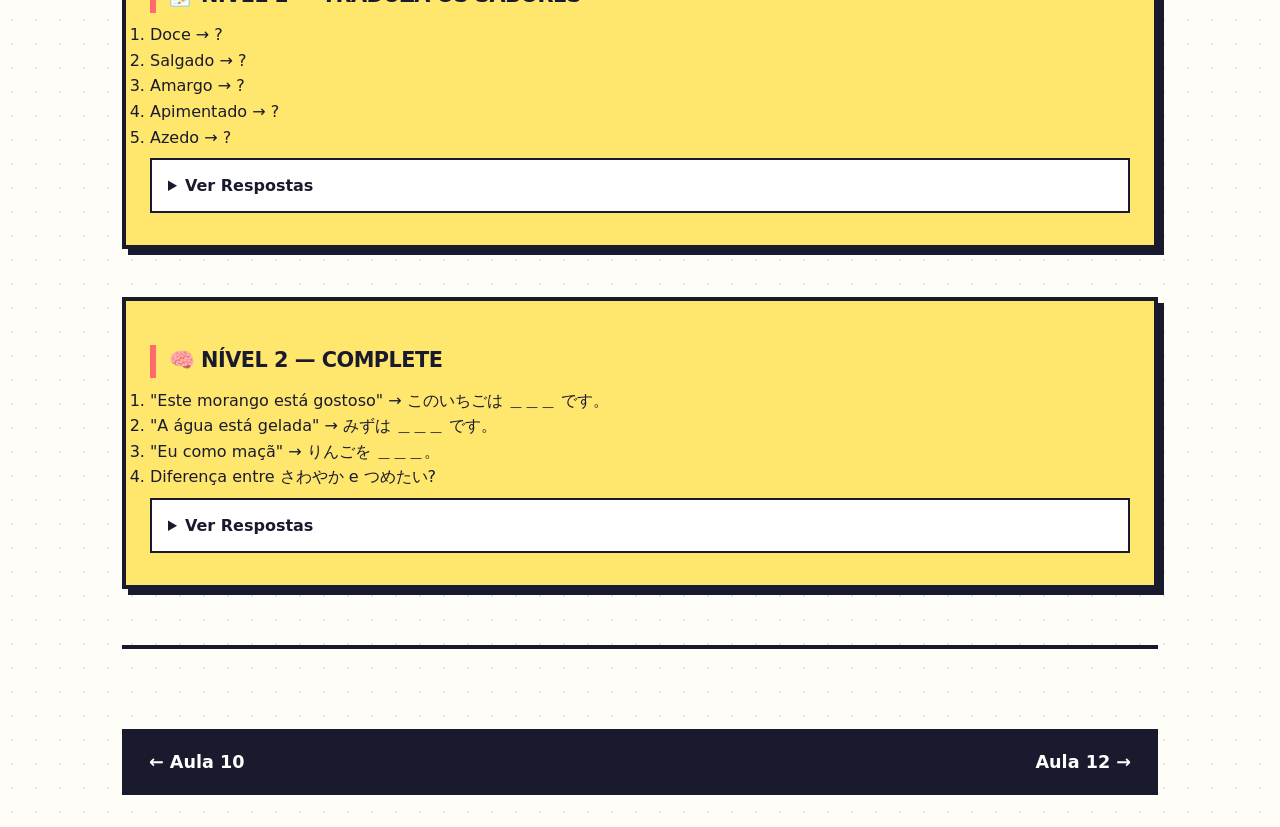
<file: docs/lessons/Aula 11.html>
<!DOCTYPE html>
<html lang="pt-BR">
<head>
<meta charset="UTF-8">
<meta name="viewport" content="width=device-width, initial-scale=1.0">
<title>Aula 11 — Sabores, Frutas e Bebidas (たべもの・のみもの)</title>
<link rel="stylesheet" href="../css/style.css">
<style>
:root {
  --bg: #FFFDF7;
  --card-bg: #FFFFFF;
  --border: #1A1A2E;
  --shadow: #1A1A2E;
  --text: #1A1A2E;
  --accent1: #FF6B6B;
  --accent2: #4ECDC4;
  --accent3: #FFE66D;
  --accent4: #A78BFA;
  --accent5: #FF8C42;
  --accent6: #6BCB77;
  --accent7: #FFD93D;
  --accent8: #F472B6;
  --font-heading: 'Segoe UI', system-ui, -apple-system, sans-serif;
  --font-body: 'Segoe UI', system-ui, -apple-system, sans-serif;
  --font-jp: 'Hiragino Kaku Gothic ProN', 'Noto Sans JP', 'Yu Gothic', sans-serif;
}

* { box-sizing: border-box; margin: 0; padding: 0; }

body {
  background: var(--bg);
  background-image: radial-gradient(circle, #e8e8e8 1px, transparent 1px);
  background-size: 24px 24px;
  font-family: var(--font-body);
  color: var(--text);
  line-height: 1.6;
  padding: 2rem;
  max-width: 1100px;
  margin: 0 auto;
}

h1 {
  font-size: 2.8rem;
  font-weight: 900;
  text-transform: uppercase;
  letter-spacing: -1px;
  background: var(--accent1);
  color: #fff;
  padding: 1rem 1.5rem;
  border: 4px solid var(--border);
  box-shadow: 8px 8px 0 var(--shadow);
  margin-bottom: 2rem;
  text-align: center;
  -webkit-text-stroke: 2px var(--border);
}

h2 {
  font-size: 1.8rem;
  font-weight: 800;
  margin: 2rem 0 1rem;
  padding: 0.5rem 1rem;
  border: 3px solid var(--border);
  box-shadow: 5px 5px 0 var(--shadow);
  display: inline-block;
}

h3 {
  font-size: 1.3rem;
  font-weight: 700;
  margin: 1.2rem 0 0.6rem;
  padding: 0.3rem 0.8rem;
  border-left: 6px solid var(--border);
}

.card {
  background: var(--card-bg);
  border: 4px solid var(--border);
  box-shadow: 6px 6px 0 var(--shadow);
  padding: 1.5rem;
  margin: 1.5rem 0;
  border-radius: 2px;
}

.card-accent1 { background: #FFF5F5; border-color: var(--accent1); }
.card-accent2 { background: #F0FFFE; border-color: var(--accent2); }
.card-accent3 { background: #FFFEF5; border-color: var(--accent3); }
.card-accent4 { background: #F8F5FF; border-color: var(--accent4); }
.card-accent5 { background: #FFF9F5; border-color: var(--accent5); }
.card-accent6 { background: #F5FFF6; border-color: var(--accent6); }

table {
  width: 100%;
  border-collapse: separate;
  border-spacing: 0;
  border: 4px solid var(--border);
  box-shadow: 5px 5px 0 var(--shadow);
  margin: 1rem 0;
  font-size: 0.95rem;
}

thead th {
  background: var(--border);
  color: #fff;
  font-weight: 800;
  padding: 0.7rem 0.8rem;
  text-transform: uppercase;
  font-size: 0.8rem;
  letter-spacing: 1px;
  border-bottom: 3px solid var(--border);
}

tbody td {
  padding: 0.6rem 0.8rem;
  border-bottom: 2px solid #ddd;
  border-right: 2px solid #ddd;
  font-family: var(--font-jp);
  vertical-align: middle;
}

tbody td:last-child { border-right: none; }
tbody tr:last-child td { border-bottom: none; }

tbody tr:nth-child(even) { background: #f9f9f9; }
tbody tr:hover { background: #FFF3CD; }

.flashcard {
  display: inline-block;
  background: var(--card-bg);
  border: 3px solid var(--border);
  box-shadow: 4px 4px 0 var(--shadow);
  padding: 0.5rem 1rem;
  margin: 0.3rem;
  font-family: var(--font-jp);
  font-size: 1.1rem;
  font-weight: 600;
  transition: transform 0.1s;
  cursor: pointer;
  user-select: none;
}

.flashcard:hover { transform: translate(-2px, -2px); box-shadow: 6px 6px 0 var(--shadow); }

.flashcard .jp { font-size: 1.4rem; color: #E63946; }
.flashcard .romaji { font-size: 0.85rem; color: #555; }
.flashcard .pt { font-size: 0.9rem; color: #1A1A2E; font-weight: 700; }

.tag {
  display: inline-block;
  padding: 0.2rem 0.7rem;
  border: 2px solid var(--border);
  box-shadow: 2px 2px 0 var(--shadow);
  font-size: 0.75rem;
  font-weight: 700;
  text-transform: uppercase;
  margin: 0.2rem;
}

.tag-red { background: var(--accent1); color: #fff; }
.tag-teal { background: var(--accent2); color: #1A1A2E; }
.tag-yellow { background: var(--accent3); color: #1A1A2E; }
.tag-purple { background: var(--accent4); color: #fff; }
.tag-orange { background: var(--accent5); color: #fff; }
.tag-green { background: var(--accent6); color: #fff; }

.quiz {
  background: var(--accent3);
  border: 4px solid var(--border);
  box-shadow: 6px 6px 0 var(--shadow);
  padding: 1.5rem;
  margin: 1.5rem 0;
}

.quiz h3 { border-left-color: var(--accent1); }

.quiz details {
  margin: 0.5rem 0;
  padding: 0.5rem 1rem;
  background: #fff;
  border: 2px solid var(--border);
}

.quiz summary {
  font-weight: 700;
  cursor: pointer;
  padding: 0.3rem 0;
}

.quiz details[open] { background: #FFF5F5; border-color: var(--accent1); }

.cheatsheet {
  background: #1A1A2E;
  color: #00FF88;
  font-family: 'Courier New', monospace;
  border: 4px solid #00FF88;
  box-shadow: 6px 6px 0 #00FF8844;
  padding: 1.5rem;
  margin: 1.5rem 0;
  font-size: 0.9rem;
  white-space: pre-wrap;
  line-height: 1.5;
}

.info-box {
  padding: 1rem 1.5rem;
  margin: 1rem 0;
  border: 3px solid var(--border);
  box-shadow: 4px 4px 0 var(--shadow);
  font-weight: 600;
}

.info-tip { background: #E8F8F5; border-left: 8px solid var(--accent2); }
.info-warn { background: #FFF3CD; border-left: 8px solid var(--accent3); }
.info-danger { background: #FFE5E5; border-left: 8px solid var(--accent1); }
.info-note { background: #F0E6FF; border-left: 8px solid var(--accent4); }

.example-dialog {
  background: #fff;
  border: 3px dashed var(--border);
  padding: 1rem 1.5rem;
  margin: 0.8rem 0;
  font-size: 0.95rem;
}

.example-dialog .speaker { font-weight: 800; color: var(--accent1); }
.example-dialog .jp-text { font-family: var(--font-jp); }
.example-dialog .translation { color: #666; font-style: italic; margin-left: 1.5rem; }

.section-badge {
  display: inline-block;
  font-size: 1.8rem;
  margin-right: 0.5rem;
  vertical-align: middle;
}

hr { border: 2px solid var(--border); margin: 2rem 0; }

.op-words {
  display: flex;
  flex-wrap: wrap;
  gap: 0.8rem;
  margin: 1rem 0;
}

nav.footer-nav {
  display: flex;
  justify-content: space-between;
  margin-top: 3rem;
  padding: 1rem 1.5rem;
  background: var(--border);
  border: 3px solid var(--border);
}

nav.footer-nav a {
  color: #fff;
  font-weight: 800;
  text-decoration: none;
  font-size: 1.1rem;
}

nav.footer-nav a:hover { text-decoration: underline; }

@media (max-width: 768px) {
  body { padding: 1rem; }
  h1 { font-size: 2rem; }
  table { font-size: 0.8rem; }
  td, th { padding: 0.4rem; }
}
</style>
</head>
<body>

<!-- ===== TITLE ===== -->
<h1><span class="section-badge">🎌</span>Aula 11<br>Sabores, Frutas e Bebidas<br><span style="font-size:1.6rem;font-family:var(--font-jp)">たべもの・のみもの</span></h1>

<!-- ===== TIP CALLOUT ===== -->
<div class="info-box info-tip">
  <h3>&#x1F3AF; O que você vai aprender</h3>
  <ul style="margin:0.5rem 0 0 1.5rem; line-height:1.8;">
    <li>Descrever <strong>10 sabores</strong> em japonês (doce, salgado, amargo...)</li>
    <li>Nomear <strong>17 frutas</strong> e <strong>6 bebidas</strong> comuns</li>
    <li>Dizer se algo está <strong>gostoso (おいしい) ou ruim (まずい)</strong></li>
    <li>Entender a diferença entre <strong>あつい (quente) e つめたい (gelado)</strong></li>
  </ul>
</div>

<hr>

<!-- ===== SECTION 1: SABORES ===== -->
<h2 style="background:var(--accent1);color:#fff;"><span class="section-badge">😋</span>Sabores — Tabemono <span style="font-family:var(--font-jp);font-weight:400;">(たべもの)</span></h2>

<!-- Subsection: Gostoso e Ruim -->
<div class="card">
  <h3 style="border-left-color:var(--accent1);">Gostoso e Ruim</h3>
  <table>
    <thead>
      <tr><th>Kana</th><th>Kanji</th><th>Romaji</th><th>Portugues</th></tr>
    </thead>
    <tbody>
      <tr><td>おいしい</td><td>美味しい</td><td><strong>oishii</strong></td><td>gostoso / delicioso <span style="color:var(--accent1);">😋</span></td></tr>
      <tr><td>まずい</td><td>不味い</td><td><strong>mazui</strong></td><td>ruim / sem gosto <span style="font-size:1.2rem;">🤢</span></td></tr>
    </tbody>
  </table>

  <div class="op-words">
    <div class="flashcard">
      <div class="jp">おいしい</div>
      <div class="romaji">oishii</div>
      <div class="pt">gostoso / delicioso</div>
    </div>
    <div class="flashcard">
      <div class="jp">まずい</div>
      <div class="romaji">mazui</div>
      <div class="pt">ruim / sem gosto</div>
    </div>
  </div>

  <div class="info-box info-note">
    <strong>Negativo de おいしい</strong><br>
    A negacao formal de <span style="font-family:var(--font-jp);">おいしい</span> e <strong><span style="font-family:var(--font-jp);">おいしくない</span></strong> (oishikunai) = nao e gostoso
  </div>
</div>

<!-- Subsection: Doce, Apimentado, Salgado, Azedo -->
<div class="card card-accent1">
  <h3 style="border-left-color:var(--accent5);">Sabores Doce, Apimentado, Salgado e Azedo</h3>
  <table>
    <thead>
      <tr><th>Kana</th><th>Kanji</th><th>Romaji</th><th>Portugues</th><th>Emoji</th></tr>
    </thead>
    <tbody>
      <tr><td>あまい</td><td>甘い</td><td><strong>amai</strong></td><td>doce</td><td style="text-align:center;font-size:1.4rem;">🍫</td></tr>
      <tr><td>からい</td><td>辛い</td><td><strong>karai</strong></td><td>apimentado / ardido</td><td style="text-align:center;font-size:1.4rem;">🌶️</td></tr>
      <tr><td>しょっぱい</td><td>塩っぱい</td><td><strong>shoppai</strong></td><td>salgado</td><td style="text-align:center;font-size:1.4rem;">🥨</td></tr>
      <tr><td>すっぱい</td><td>酸っぱい</td><td><strong>suppai</strong></td><td>azedo</td><td style="text-align:center;font-size:1.4rem;">🍋</td></tr>
    </tbody>
  </table>

  <div class="op-words">
    <div class="flashcard">
      <div class="jp">あまい</div>
      <div class="romaji">amai</div>
      <div class="pt">doce</div>
    </div>
    <div class="flashcard">
      <div class="jp">からい</div>
      <div class="romaji">karai</div>
      <div class="pt">apimentado</div>
    </div>
    <div class="flashcard">
      <div class="jp">しょっぱい</div>
      <div class="romaji">shoppai</div>
      <div class="pt">salgado</div>
    </div>
    <div class="flashcard">
      <div class="jp">すっぱい</div>
      <div class="romaji">suppai</div>
      <div class="pt">azedo</div>
    </div>
  </div>

  <div class="info-box info-note">
    <strong><span style="font-family:var(--font-jp);">からし</span> (karashi)</strong><br>
    <strong><span style="font-family:var(--font-jp);">からし</span></strong> = mostarda / pimenta — a raiz da palavra <span style="font-family:var(--font-jp);">からい</span> (karai/apimentado)
  </div>
</div>

<!-- Subsection: Amargo, Quente, Refrescante, Gelado -->
<div class="card card-accent5">
  <h3 style="border-left-color:var(--accent2);">Sabores Amargo, Quente, Refrescante e Gelado</h3>
  <table>
    <thead>
      <tr><th>Kana</th><th>Kanji</th><th>Romaji</th><th>Portugues</th><th>Emoji</th></tr>
    </thead>
    <tbody>
      <tr><td>にがい</td><td>苦い</td><td><strong>nigai</strong></td><td>amargo</td><td style="text-align:center;font-size:1.4rem;">☕</td></tr>
      <tr><td>あつい</td><td>熱い</td><td><strong>atsui</strong></td><td>quente (temperatura da comida)</td><td style="text-align:center;font-size:1.4rem;">🍲</td></tr>
      <tr><td>さわやか</td><td>爽やか</td><td><strong>sawayaka</strong></td><td>refrescante</td><td style="text-align:center;font-size:1.4rem;">🥤</td></tr>
      <tr><td>つめたい</td><td>冷たい</td><td><strong>tsumetai</strong></td><td>gelado (ao toque/comer)</td><td style="text-align:center;font-size:1.4rem;">🍦</td></tr>
    </tbody>
  </table>

  <div class="op-words">
    <div class="flashcard">
      <div class="jp">にがい</div>
      <div class="romaji">nigai</div>
      <div class="pt">amargo</div>
    </div>
    <div class="flashcard">
      <div class="jp">あつい</div>
      <div class="romaji">atsui</div>
      <div class="pt">quente (comida)</div>
    </div>
    <div class="flashcard">
      <div class="jp">さわやか</div>
      <div class="romaji">sawayaka</div>
      <div class="pt">refrescante</div>
    </div>
    <div class="flashcard">
      <div class="jp">つめたい</div>
      <div class="romaji">tsumetai</div>
      <div class="pt">gelado</div>
    </div>
  </div>

  <div class="info-box info-note">
    <strong><span style="font-family:var(--font-jp);">さわやか</span> (Sawayaka)</strong><br>
    Alem de <strong>refrescante</strong> para comidas e bebidas, <span style="font-family:var(--font-jp);">さわやか</span> tambem pode descrever <strong>pessoas extrovertidas e de bom coracao</strong> — uma pessoa alegre e animada!
  </div>
</div>

<hr>

<!-- ===== SECTION 2: FRUTAS ===== -->
<h2 style="background:var(--accent2);color:#1A1A2E;"><span class="section-badge">🍎</span>Frutas — <span style="font-family:var(--font-jp);font-weight:400;">くだもの</span> (Kudamono)</h2>

<div class="card card-accent2">
  <table>
    <thead>
      <tr><th>Emoji</th><th>Romaji</th><th>Kana</th><th>Portugues</th></tr>
    </thead>
    <tbody>
      <tr><td style="text-align:center;font-size:1.4rem;">🍎</td><td><strong>ringo</strong></td><td>りんご</td><td>maca</td></tr>
      <tr><td style="text-align:center;font-size:1.4rem;">🍓</td><td><strong>ichigo</strong></td><td>いちご</td><td>morango</td></tr>
      <tr><td style="text-align:center;font-size:1.4rem;">🍊</td><td><strong>orenji</strong></td><td>オレンジ</td><td>laranja</td></tr>
      <tr><td style="text-align:center;font-size:1.4rem;">🍌</td><td><strong>banana</strong></td><td>バナナ</td><td>banana</td></tr>
      <tr><td style="text-align:center;font-size:1.4rem;">🍉</td><td><strong>suika</strong></td><td>すいか</td><td>melancia</td></tr>
      <tr><td style="text-align:center;font-size:1.4rem;">🍇</td><td><strong>budou</strong></td><td>ぶどう</td><td>uva</td></tr>
      <tr><td style="text-align:center;font-size:1.4rem;">🍈</td><td><strong>meron</strong></td><td>メロン</td><td>melao</td></tr>
      <tr><td style="text-align:center;font-size:1.4rem;">🍒</td><td><strong>sakuranbo</strong></td><td>さくらんぼ</td><td>cereja</td></tr>
      <tr><td style="text-align:center;font-size:1.4rem;">🫐</td><td><strong>kiichigo</strong></td><td>きいちご</td><td>framboesa</td></tr>
      <tr><td style="text-align:center;font-size:1.4rem;">🍐</td><td><strong>nashi</strong></td><td>なし</td><td>pera</td></tr>
      <tr><td style="text-align:center;font-size:1.4rem;">🫐</td><td><strong>burūberī</strong></td><td>ブルーベリー</td><td>mirtilo (blueberry)</td></tr>
      <tr><td style="text-align:center;font-size:1.4rem;color:purple;">🟣</td><td><strong>ume</strong></td><td>うめ</td><td>ameixa / umeboshi</td></tr>
      <tr><td style="text-align:center;font-size:1.4rem;">🍑</td><td><strong>momo</strong></td><td>もも</td><td>pessego</td></tr>
      <tr><td style="text-align:center;font-size:1.4rem;">🍍</td><td><strong>painappuru</strong></td><td>パイナップル</td><td>abacaxi</td></tr>
      <tr><td style="text-align:center;font-size:1.4rem;">🍋</td><td><strong>remon</strong></td><td>レモン</td><td>limao</td></tr>
      <tr><td style="text-align:center;font-size:1.4rem;">🟢</td><td><strong>raimu</strong></td><td>ライム</td><td>limao verde (lime)</td></tr>
      <tr><td style="text-align:center;font-size:1.4rem;">🥥</td><td><strong>kokonattsu</strong></td><td>ココナッツ</td><td>coco</td></tr>
    </tbody>
  </table>

  <div class="op-words">
    <div class="flashcard"><div class="jp">りんご</div><div class="romaji">ringo</div><div class="pt">maca</div></div>
    <div class="flashcard"><div class="jp">いちご</div><div class="romaji">ichigo</div><div class="pt">morango</div></div>
    <div class="flashcard"><div class="jp">オレンジ</div><div class="romaji">orenji</div><div class="pt">laranja</div></div>
    <div class="flashcard"><div class="jp">バナナ</div><div class="romaji">banana</div><div class="pt">banana</div></div>
    <div class="flashcard"><div class="jp">すいか</div><div class="romaji">suika</div><div class="pt">melancia</div></div>
    <div class="flashcard"><div class="jp">ぶどう</div><div class="romaji">budou</div><div class="pt">uva</div></div>
    <div class="flashcard"><div class="jp">メロン</div><div class="romaji">meron</div><div class="pt">melao</div></div>
    <div class="flashcard"><div class="jp">さくらんぼ</div><div class="romaji">sakuranbo</div><div class="pt">cereja</div></div>
    <div class="flashcard"><div class="jp">きいちご</div><div class="romaji">kiichigo</div><div class="pt">framboesa</div></div>
    <div class="flashcard"><div class="jp">なし</div><div class="romaji">nashi</div><div class="pt">pera</div></div>
    <div class="flashcard"><div class="jp">ブルーベリー</div><div class="romaji">buruubelii</div><div class="pt">mirtilo</div></div>
    <div class="flashcard"><div class="jp">うめ</div><div class="romaji">ume</div><div class="pt">ameixa</div></div>
    <div class="flashcard"><div class="jp">もも</div><div class="romaji">momo</div><div class="pt">pessego</div></div>
    <div class="flashcard"><div class="jp">パイナップル</div><div class="romaji">painappuru</div><div class="pt">abacaxi</div></div>
    <div class="flashcard"><div class="jp">レモン</div><div class="romaji">remon</div><div class="pt">limao</div></div>
    <div class="flashcard"><div class="jp">ライム</div><div class="romaji">raimu</div><div class="pt">limao verde</div></div>
    <div class="flashcard"><div class="jp">ココナッツ</div><div class="romaji">kokonattsu</div><div class="pt">coco</div></div>
  </div>
</div>

<hr>

<!-- ===== SECTION 3: BEBIDAS ===== -->
<h2 style="background:var(--accent3);color:#1A1A2E;"><span class="section-badge">🥤</span>Bebidas — <span style="font-family:var(--font-jp);font-weight:400;">のみもの</span> (Nomimono)</h2>

<div class="card card-accent3">
  <table>
    <thead>
      <tr><th>Emoji</th><th>Romaji</th><th>Kana</th><th>Portugues</th></tr>
    </thead>
    <tbody>
      <tr><td style="text-align:center;font-size:1.4rem;">💧</td><td><strong>mizu</strong></td><td>みず (水)</td><td>agua</td></tr>
      <tr><td style="text-align:center;font-size:1.4rem;">🥛</td><td><strong>gyuunyuu</strong></td><td>ぎゅうにゅう (牛乳)</td><td>leite de vaca</td></tr>
      <tr><td style="text-align:center;font-size:1.4rem;">🧃</td><td><strong>juusu</strong></td><td>ジュース</td><td>suco</td></tr>
      <tr><td style="text-align:center;font-size:1.4rem;">🥤</td><td><strong>sooda</strong></td><td>ソーダ</td><td>refrigerante / soda</td></tr>
      <tr><td style="text-align:center;font-size:1.4rem;">☕</td><td><strong>kokoa</strong></td><td>ココア</td><td>chocolate quente</td></tr>
      <tr><td style="text-align:center;font-size:1.4rem;">🍵</td><td><strong>mirukushēku</strong></td><td>ミルクシェーク</td><td>milkshake</td></tr>
    </tbody>
  </table>

  <div class="op-words">
    <div class="flashcard"><div class="jp">みず</div><div class="romaji">mizu</div><div class="pt">agua</div></div>
    <div class="flashcard"><div class="jp">ぎゅうにゅう</div><div class="romaji">gyuunyuu</div><div class="pt">leite de vaca</div></div>
    <div class="flashcard"><div class="jp">ジュース</div><div class="romaji">juusu</div><div class="pt">suco</div></div>
    <div class="flashcard"><div class="jp">ソーダ</div><div class="romaji">sooda</div><div class="pt">refrigerante</div></div>
    <div class="flashcard"><div class="jp">ココア</div><div class="romaji">kokoa</div><div class="pt">chocolate quente</div></div>
    <div class="flashcard"><div class="jp">ミルクシェーク</div><div class="romaji">mirukusheeku</div><div class="pt">milkshake</div></div>
  </div>

  <div class="info-box info-note">
    <strong>Leite em Japones</strong><br>
    - <strong><span style="font-family:var(--font-jp);">ぎゅうにゅう</span> (gyuunyuu)</strong> = leite de vaca especificamente (牛 = boi/vaca)<br>
    - <strong><span style="font-family:var(--font-jp);">ミルク</span> (miruku)</strong> = termo geral para leite (emprestado do ingles)
  </div>
</div>

<hr>

<!-- ===== SECTION 4: COLA RAPIDA ===== -->
<h2 style="background:var(--accent4);color:#fff;"><span class="section-badge">🧠</span>Tabela Cola Rapida</h2>

<div class="cheatsheet-grid">

  <div class="cheatsheet-card">
    <div class="cheatsheet-card__header cheatsheet-card__header--vermillion">Sabores</div>
    <div class="cheatsheet-card__body">
      <table>
        <tr><td>おいしい (oishii)</td><td>gostoso 😋</td></tr>
        <tr><td>まずい (mazui)</td><td>ruim 🤢</td></tr>
        <tr><td>あまい (amai)</td><td>doce 🍫</td></tr>
        <tr><td>からい (karai)</td><td>apimentado 🌶️</td></tr>
        <tr><td>しょっぱい (shoppai)</td><td>salgado 🥨</td></tr>
        <tr><td>すっぱい (suppai)</td><td>azedo 🍋</td></tr>
        <tr><td>にがい (nigai)</td><td>amargo ☕</td></tr>
        <tr><td>あつい (atsui)</td><td>quente (comida) 🍲</td></tr>
        <tr><td>つめたい (tsumetai)</td><td>gelado 🍦</td></tr>
        <tr><td>さわやか (sawayaka)</td><td>refrescante 🥤</td></tr>
      </table>
    </div>
  </div>

  <div class="cheatsheet-card">
    <div class="cheatsheet-card__header cheatsheet-card__header--matcha">Frutas Essenciais</div>
    <div class="cheatsheet-card__body">
      <table>
        <tr><td>ringo</td><td>maçã</td></tr>
        <tr><td>ichigo</td><td>morango</td></tr>
        <tr><td>meron</td><td>melão</td></tr>
        <tr><td>suika</td><td>melancia</td></tr>
        <tr><td>budou</td><td>uva</td></tr>
        <tr><td>momo</td><td>pêssego</td></tr>
        <tr><td>nashi</td><td>pera</td></tr>
        <tr><td>banana</td><td>banana</td></tr>
        <tr><td>remon</td><td>limão</td></tr>
        <tr><td>painappuru</td><td>abacaxi</td></tr>
        <tr><td>kokonattsu</td><td>coco</td></tr>
      </table>
    </div>
  </div>

  <div class="cheatsheet-card">
    <div class="cheatsheet-card__header cheatsheet-card__header--gold">Bebidas</div>
    <div class="cheatsheet-card__body">
      <table>
        <tr><td>mizu</td><td>água</td></tr>
        <tr><td>gyuunyuu</td><td>leite</td></tr>
        <tr><td>juusu</td><td>suco</td></tr>
        <tr><td>sooda</td><td>refrigerante</td></tr>
        <tr><td>kokoa</td><td>choc. quente</td></tr>
      </table>
    </div>
  </div>

</div>

<hr>

<!-- ===== SECTION 5: MINI-QUIZ ===== -->
<h2 style="background:var(--accent5);color:#fff;"><span class="section-badge">🎯</span>Mini-Quiz</h2>

<div class="quiz">
  <h3>&#x1F4DD; Nível 1 — Traduza os Sabores</h3>
  <ol>
    <li>Doce → ?</li>
    <li>Salgado → ?</li>
    <li>Amargo → ?</li>
    <li>Apimentado → ?</li>
    <li>Azedo → ?</li>
  </ol>
  <details><summary>Ver Respostas</summary>
    <ol>
      <li><strong>あまい (amai)</strong> &#x1F36B;</li>
      <li><strong>しょっぱい (shoppai)</strong> &#x1F968;</li>
      <li><strong>にがい (nigai)</strong> &#x2615;</li>
      <li><strong>からい (karai)</strong> &#x1F336;&#xFE0F;</li>
      <li><strong>すっぱい (suppai)</strong> &#x1F34B;</li>
    </ol>
  </details>
</div>

<div class="quiz">
  <h3>&#x1F9E0; Nível 2 — Complete</h3>
  <ol>
    <li>"Este morango está gostoso" → このいちごは ＿＿＿ です。</li>
    <li>"A água está gelada" → みずは ＿＿＿ です。</li>
    <li>"Eu como maçã" → りんごを ＿＿＿。</li>
    <li>Diferença entre さわやか e つめたい?</li>
  </ol>
  <details><summary>Ver Respostas</summary>
    <ol>
      <li>このいちごは <strong>おいしい</strong> です (oishii)</li>
      <li>みずは <strong>つめたい</strong> です (tsumetai — gelado ao toque)</li>
      <li>りんごを <strong>たべます</strong> (tabemasu — como)</li>
      <li><strong>さわやか</strong> = refrescante (sensação). <strong>つめたい</strong> = gelado (temperatura física). São sensações diferentes!</li>
    </ol>
  </details>
</div>

<hr>

<!-- ===== NAVIGATION ===== -->
<nav class="footer-nav">
  <a href="Aula 10.html">&larr; Aula 10</a>
  <a href="Aula 12.html">Aula 12 &rarr;</a>
</nav>

</body>
</html>
</file>
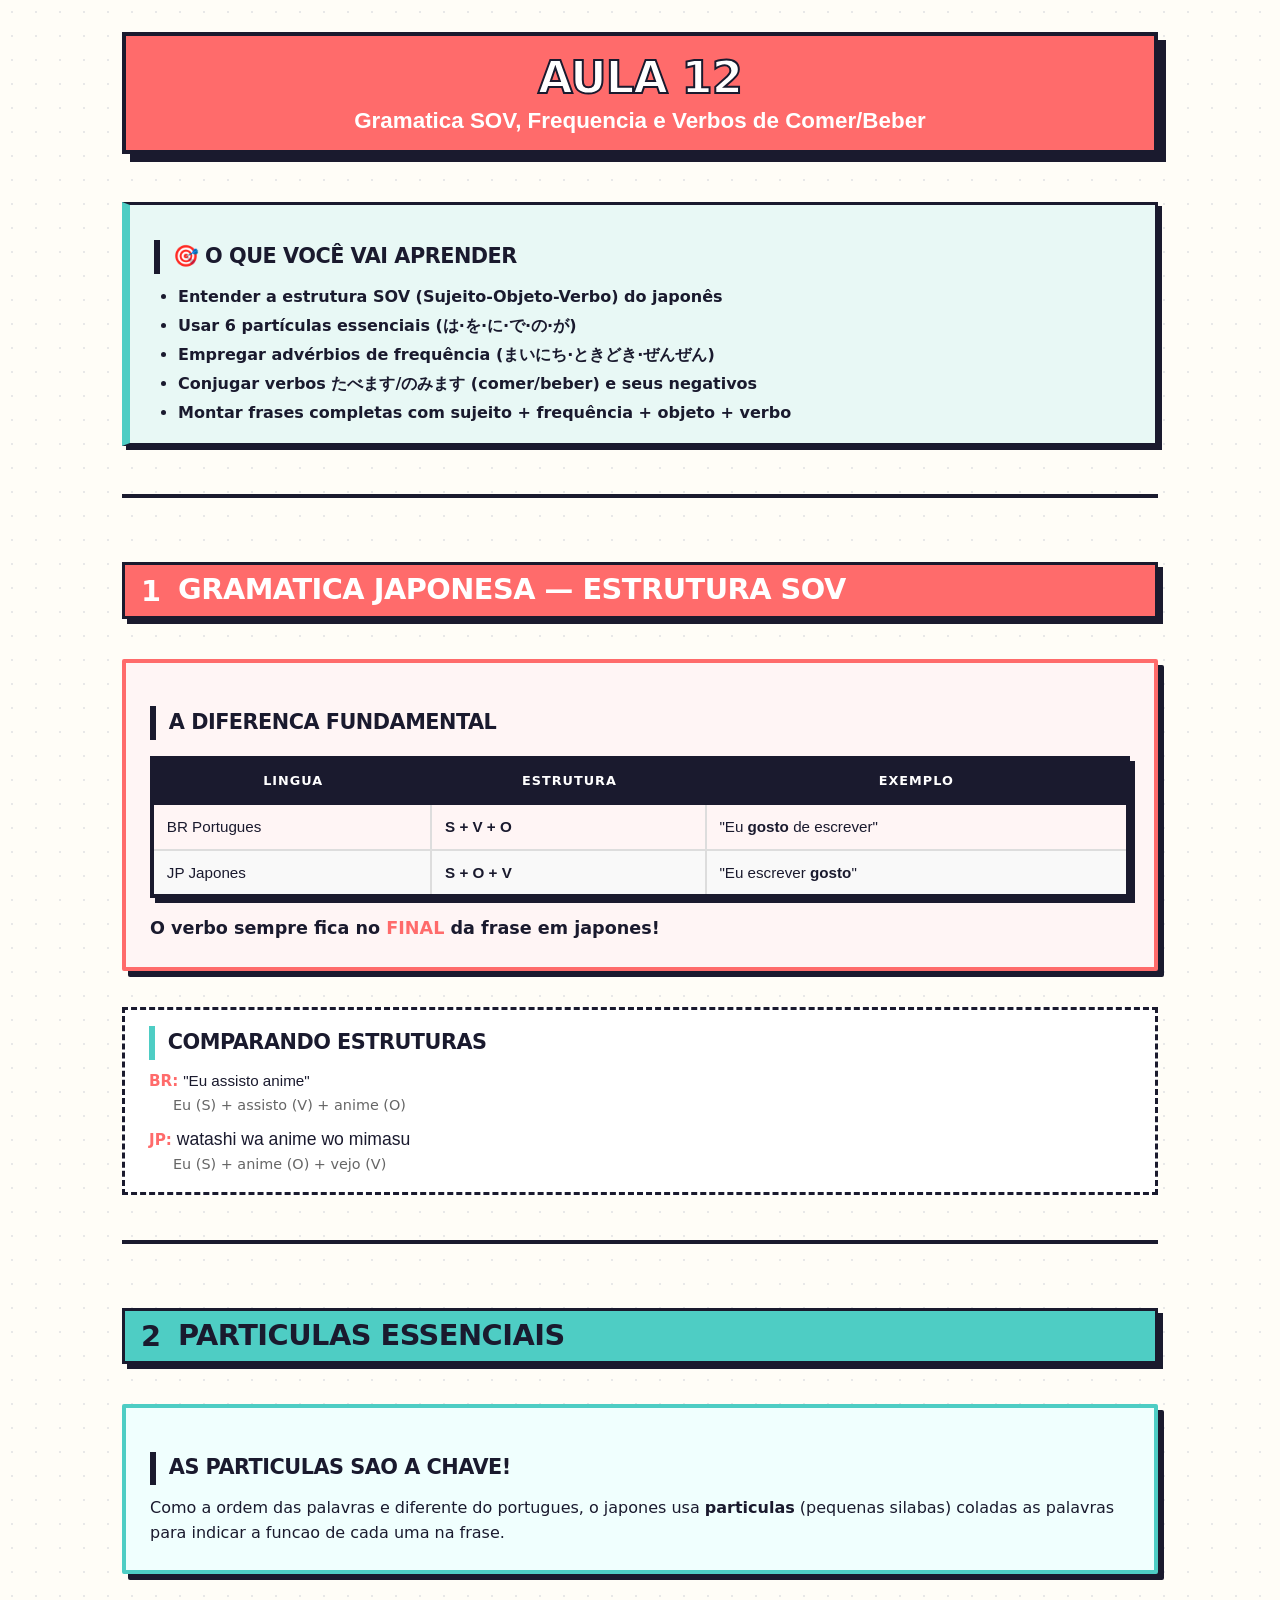
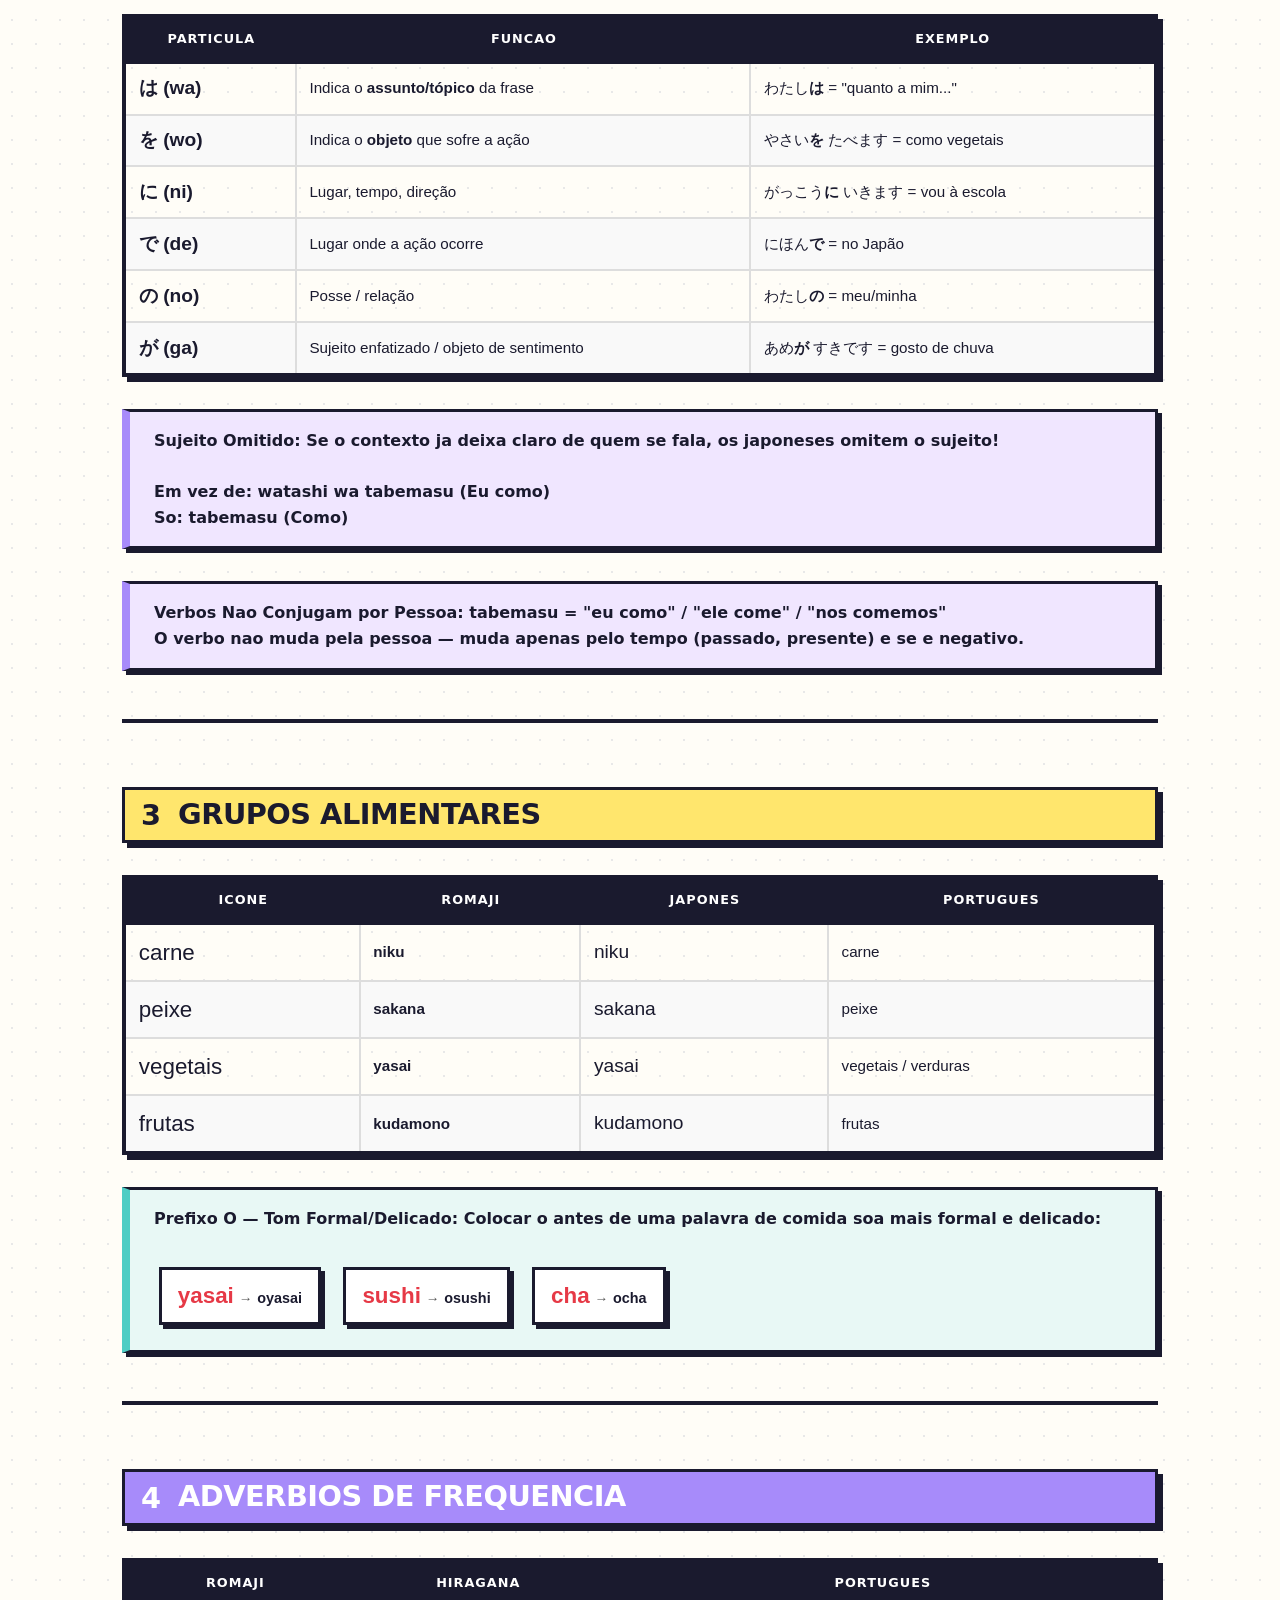
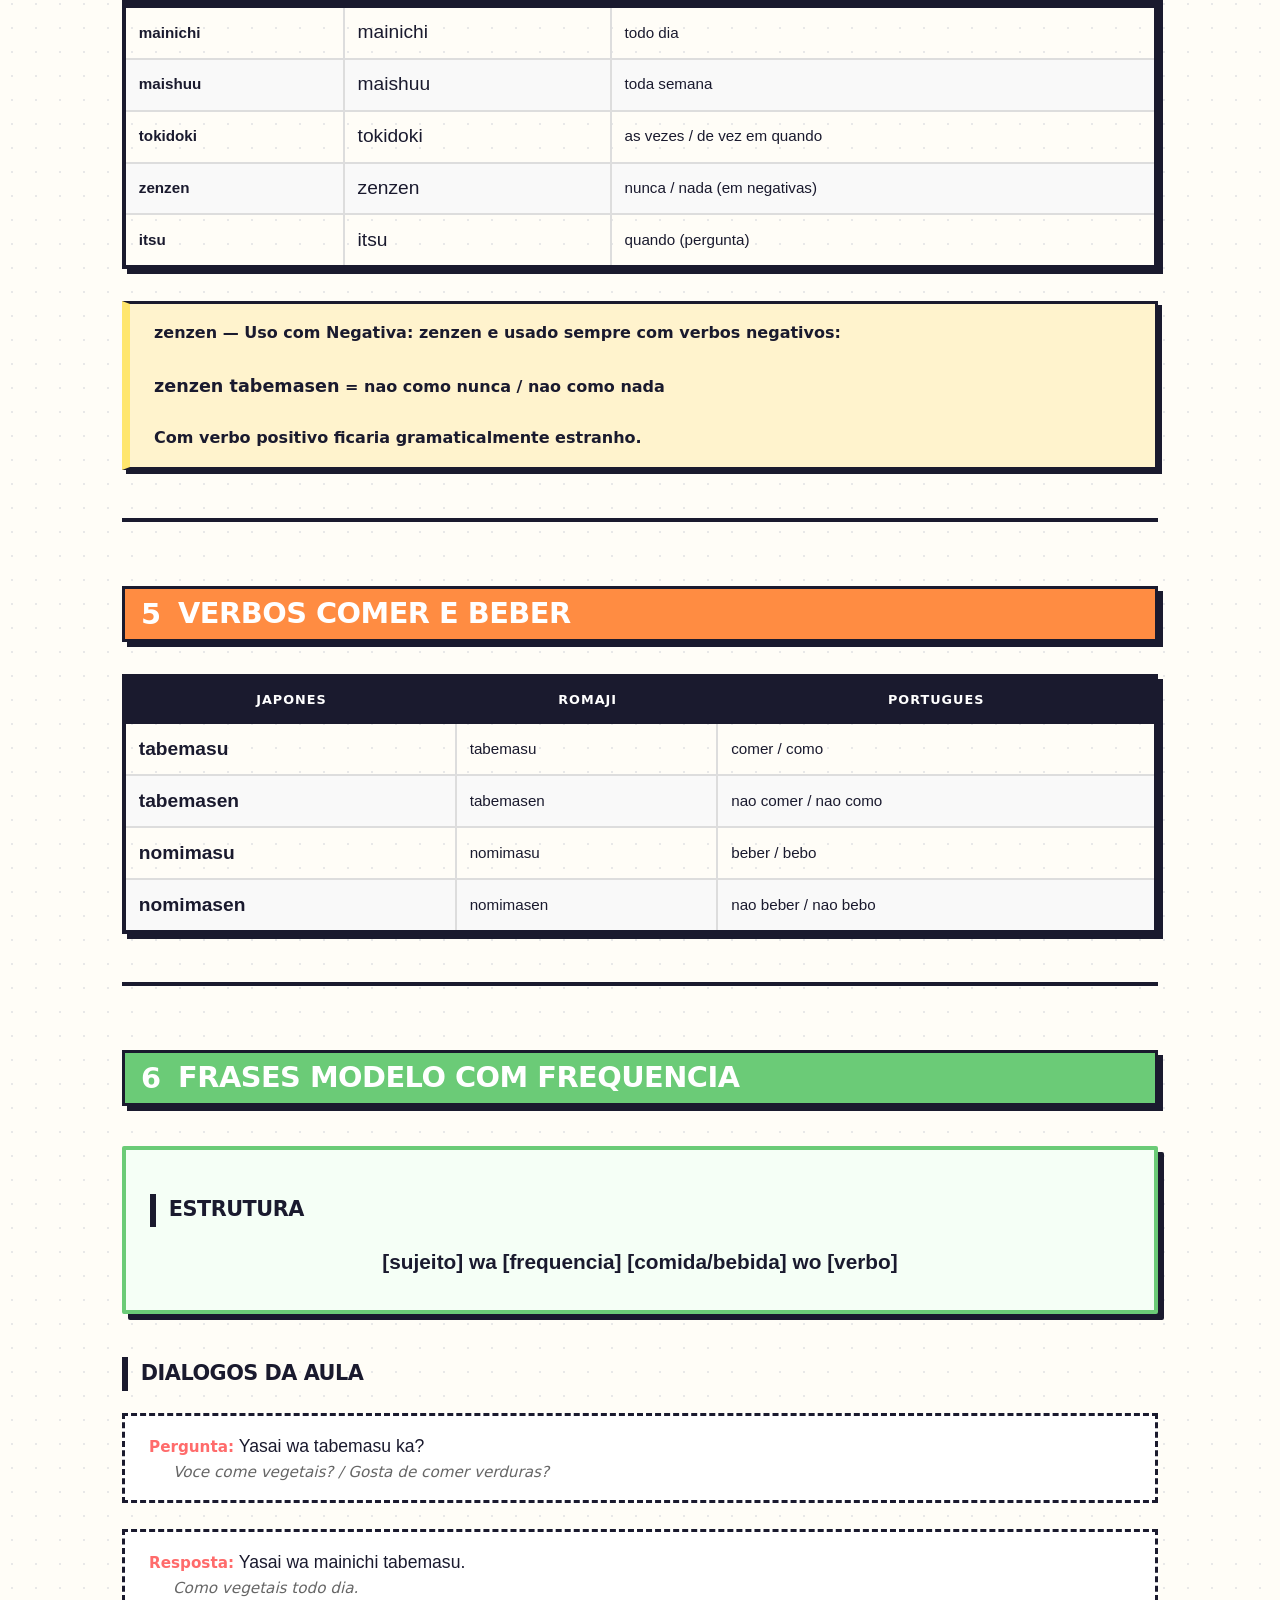
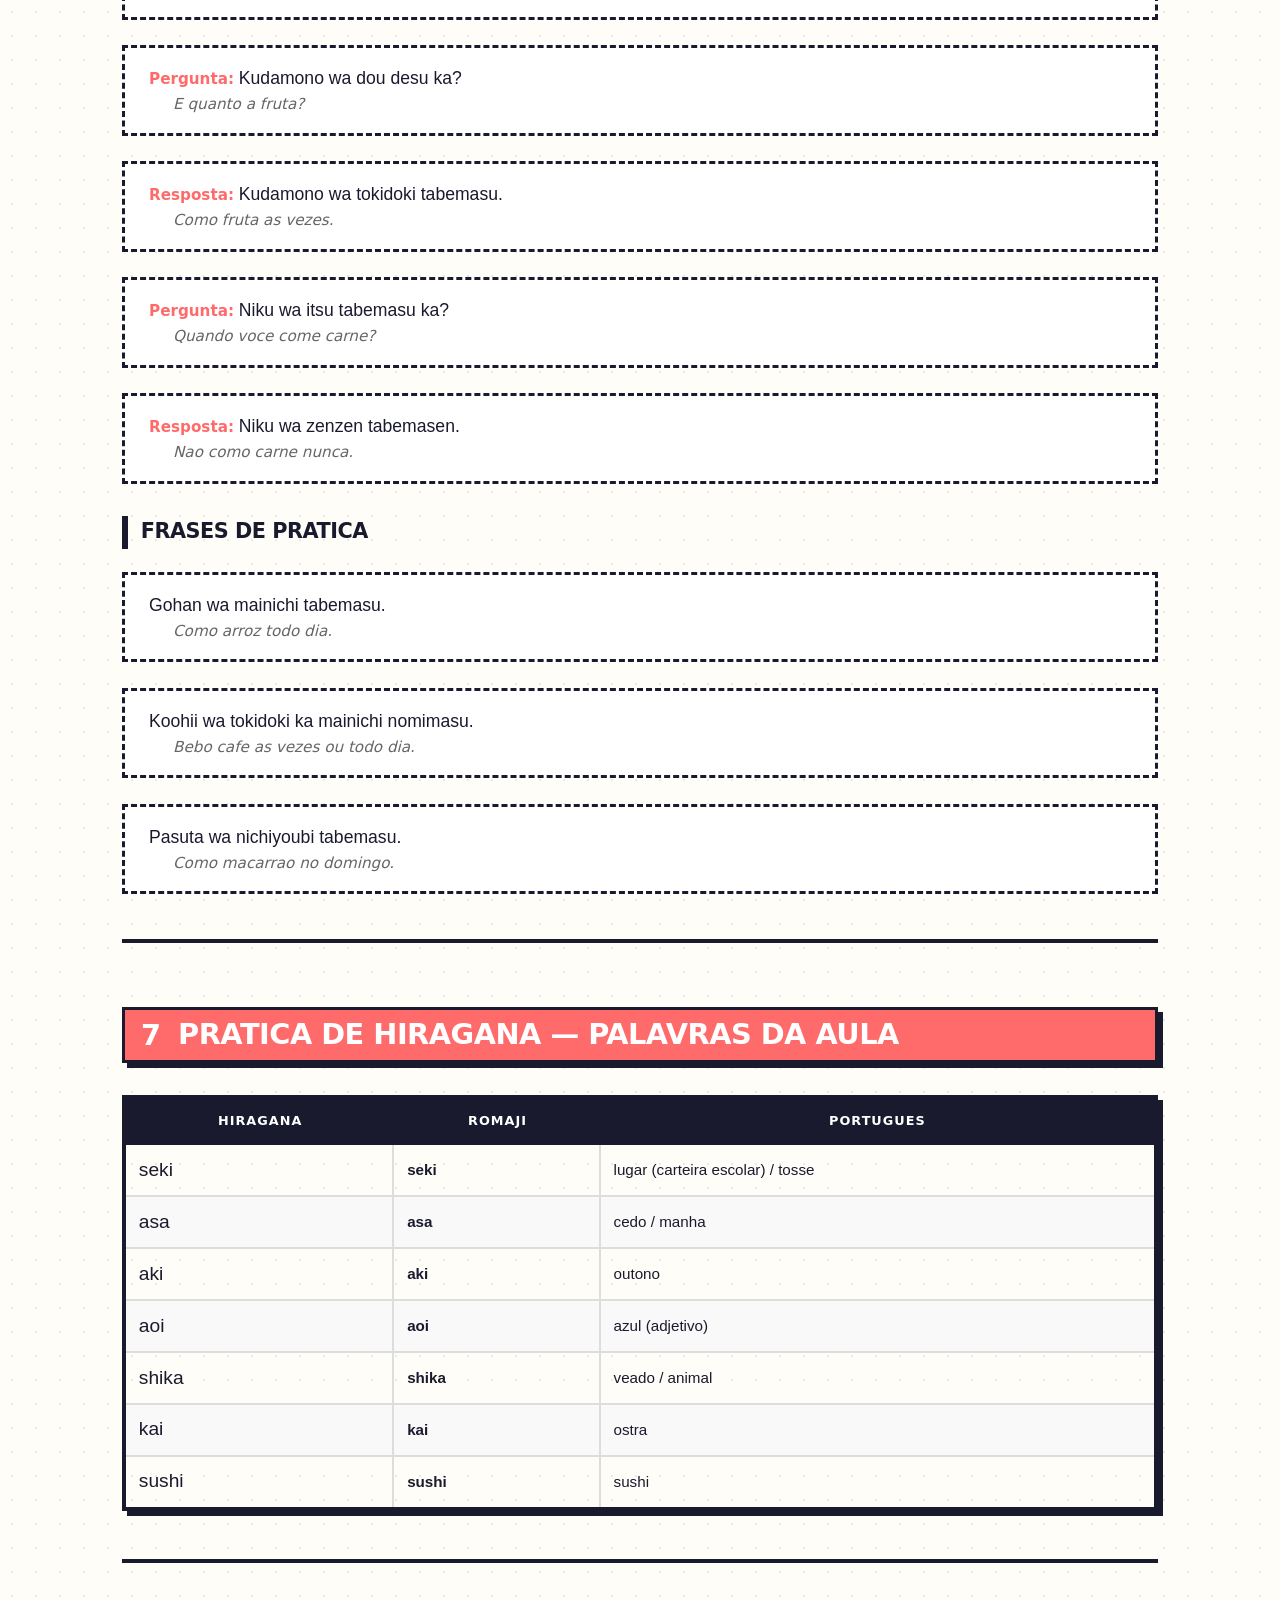
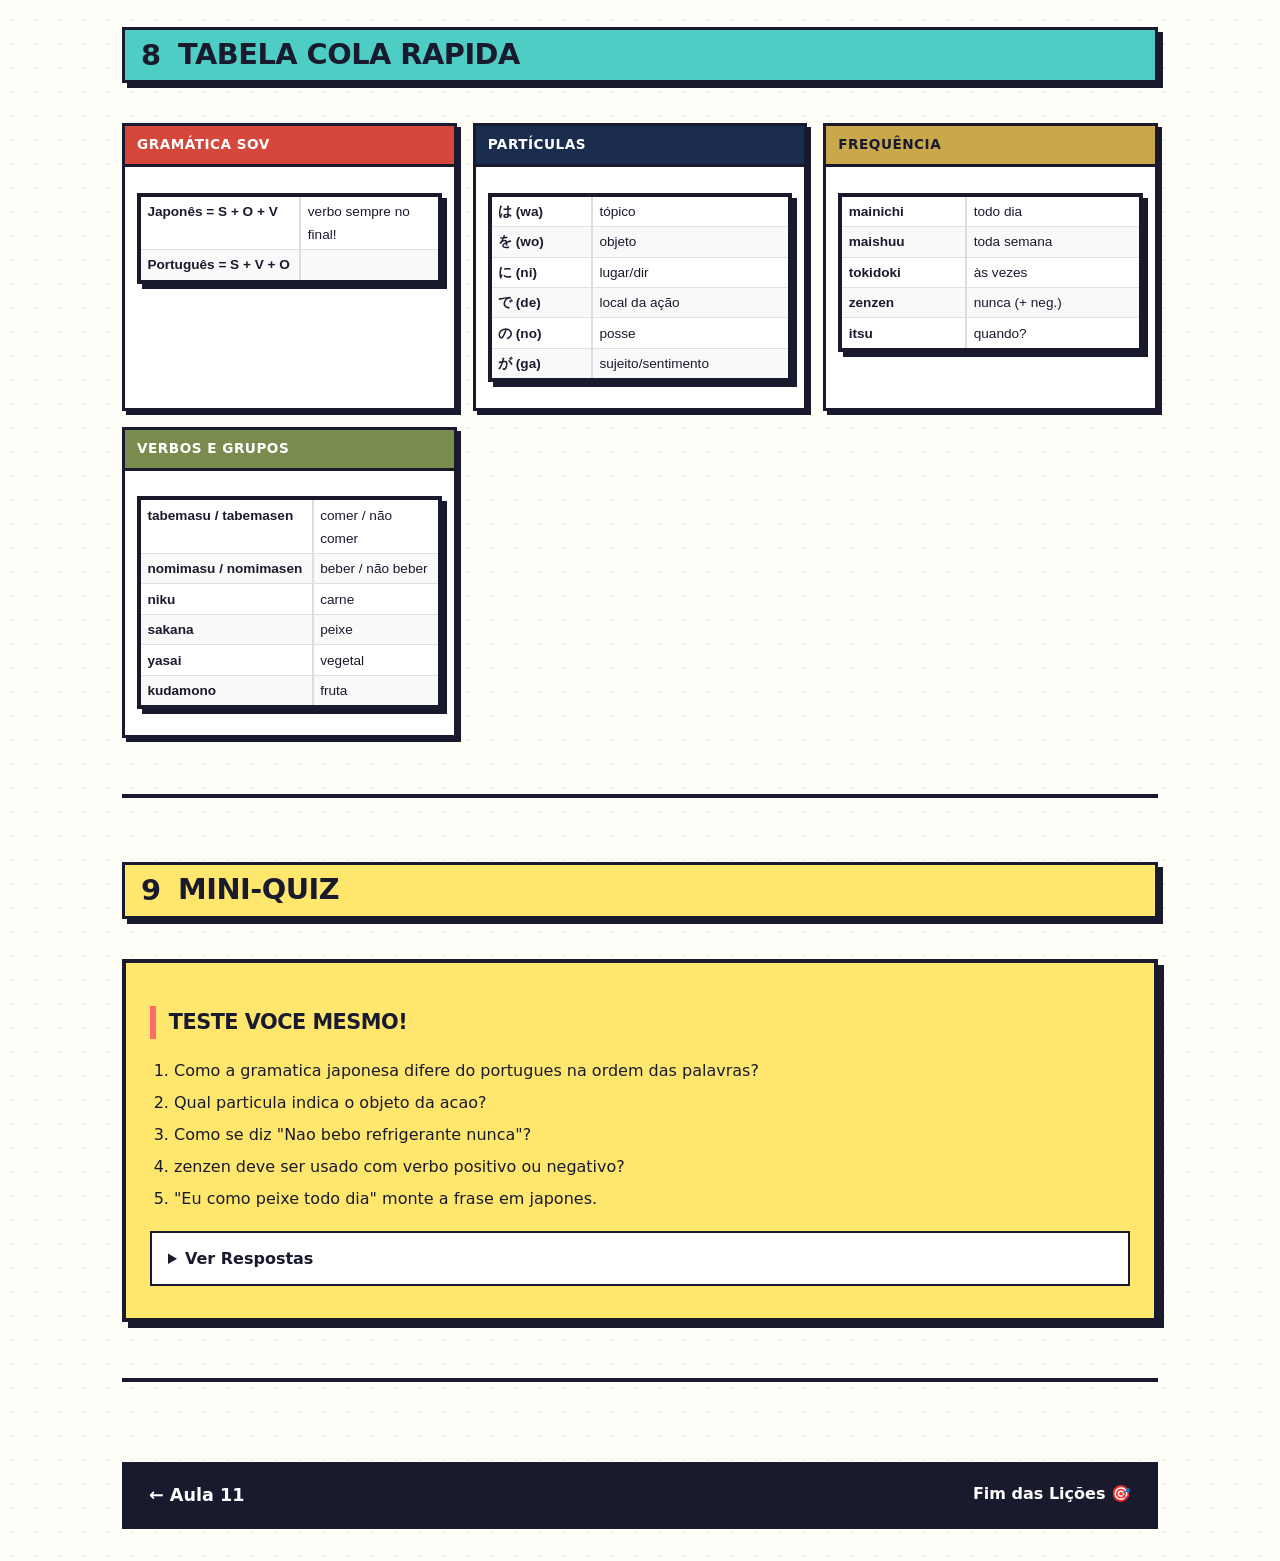
<file: docs/lessons/Aula 12.html>
<!DOCTYPE html>
<html lang="pt-BR">
<head>
<meta charset="UTF-8">
<meta name="viewport" content="width=device-width, initial-scale=1.0">
<title>Aula 12 — Gramática SOV, Frequência e Verbos de Comer/Beber</title>
<link rel="stylesheet" href="../css/style.css">
<style>
:root {
  --bg: #FFFDF7;
  --card-bg: #FFFFFF;
  --border: #1A1A2E;
  --shadow: #1A1A2E;
  --text: #1A1A2E;
  --accent1: #FF6B6B;
  --accent2: #4ECDC4;
  --accent3: #FFE66D;
  --accent4: #A78BFA;
  --accent5: #FF8C42;
  --accent6: #6BCB77;
  --accent7: #FFD93D;
  --accent8: #F472B6;
  --font-heading: 'Segoe UI', system-ui, -apple-system, sans-serif;
  --font-body: 'Segoe UI', system-ui, -apple-system, sans-serif;
  --font-jp: 'Hiragino Kaku Gothic ProN', 'Noto Sans JP', 'Yu Gothic', sans-serif;
}

* { box-sizing: border-box; margin: 0; padding: 0; }

body {
  background: var(--bg);
  background-image: radial-gradient(circle, #e8e8e8 1px, transparent 1px);
  background-size: 24px 24px;
  font-family: var(--font-body);
  color: var(--text);
  line-height: 1.6;
  padding: 2rem;
  max-width: 1100px;
  margin: 0 auto;
}

h1 {
  font-size: 2.8rem;
  font-weight: 900;
  text-transform: uppercase;
  letter-spacing: -1px;
  background: var(--accent1);
  color: #fff;
  padding: 1rem 1.5rem;
  border: 4px solid var(--border);
  box-shadow: 8px 8px 0 var(--shadow);
  margin-bottom: 2rem;
  text-align: center;
  -webkit-text-stroke: 2px var(--border);
}

h1 .jp-sub {
  display: block;
  font-size: 1.4rem;
  font-weight: 600;
  -webkit-text-stroke: 0;
  font-family: var(--font-jp);
  text-transform: none;
  letter-spacing: 0;
  margin-top: 0.3rem;
  color: #fff;
}

h2 {
  font-size: 1.8rem;
  font-weight: 800;
  margin: 2rem 0 1rem;
  padding: 0.5rem 1rem;
  border: 3px solid var(--border);
  box-shadow: 5px 5px 0 var(--shadow);
  display: inline-block;
}

h2.color-1 { background: var(--accent1); color: #fff; }
h2.color-2 { background: var(--accent2); color: #1A1A2E; }
h2.color-3 { background: var(--accent3); color: #1A1A2E; }
h2.color-4 { background: var(--accent4); color: #fff; }
h2.color-5 { background: var(--accent5); color: #fff; }
h2.color-6 { background: var(--accent6); color: #fff; }

h3 {
  font-size: 1.3rem;
  font-weight: 700;
  margin: 1.2rem 0 0.6rem;
  padding: 0.3rem 0.8rem;
  border-left: 6px solid var(--border);
}

.card {
  background: var(--card-bg);
  border: 4px solid var(--border);
  box-shadow: 6px 6px 0 var(--shadow);
  padding: 1.5rem;
  margin: 1.5rem 0;
  border-radius: 2px;
}

.card-accent1 { background: #FFF5F5; border-color: var(--accent1); }
.card-accent2 { background: #F0FFFE; border-color: var(--accent2); }
.card-accent3 { background: #FFFEF5; border-color: var(--accent3); }
.card-accent4 { background: #F8F5FF; border-color: var(--accent4); }
.card-accent5 { background: #FFF9F5; border-color: var(--accent5); }
.card-accent6 { background: #F5FFF6; border-color: var(--accent6); }

table {
  width: 100%;
  border-collapse: separate;
  border-spacing: 0;
  border: 4px solid var(--border);
  box-shadow: 5px 5px 0 var(--shadow);
  margin: 1rem 0;
  font-size: 0.95rem;
}

thead th {
  background: var(--border);
  color: #fff;
  font-weight: 800;
  padding: 0.7rem 0.8rem;
  text-transform: uppercase;
  font-size: 0.8rem;
  letter-spacing: 1px;
  border-bottom: 3px solid var(--border);
}

tbody td {
  padding: 0.6rem 0.8rem;
  border-bottom: 2px solid #ddd;
  border-right: 2px solid #ddd;
  font-family: var(--font-jp);
  vertical-align: middle;
}

tbody td:last-child { border-right: none; }
tbody tr:last-child td { border-bottom: none; }

tbody tr:nth-child(even) { background: #f9f9f9; }
tbody tr:hover { background: #FFF3CD; }

.flashcard {
  display: inline-block;
  background: var(--card-bg);
  border: 3px solid var(--border);
  box-shadow: 4px 4px 0 var(--shadow);
  padding: 0.5rem 1rem;
  margin: 0.3rem;
  font-family: var(--font-jp);
  font-size: 1.1rem;
  font-weight: 600;
  transition: transform 0.1s;
  cursor: pointer;
  user-select: none;
}

.flashcard:hover { transform: translate(-2px, -2px); box-shadow: 6px 6px 0 var(--shadow); }

.flashcard .jp { font-size: 1.4rem; color: #E63946; }
.flashcard .romaji { font-size: 0.85rem; color: #555; }
.flashcard .pt { font-size: 0.9rem; color: #1A1A2E; font-weight: 700; }

.tag {
  display: inline-block;
  padding: 0.2rem 0.7rem;
  border: 2px solid var(--border);
  box-shadow: 2px 2px 0 var(--shadow);
  font-size: 0.75rem;
  font-weight: 700;
  text-transform: uppercase;
  margin: 0.2rem;
}

.tag-red { background: var(--accent1); color: #fff; }
.tag-teal { background: var(--accent2); color: #1A1A2E; }
.tag-yellow { background: var(--accent3); color: #1A1A2E; }
.tag-purple { background: var(--accent4); color: #fff; }
.tag-orange { background: var(--accent5); color: #fff; }
.tag-green { background: var(--accent6); color: #fff; }

.quiz {
  background: var(--accent3);
  border: 4px solid var(--border);
  box-shadow: 6px 6px 0 var(--shadow);
  padding: 1.5rem;
  margin: 1.5rem 0;
}

.quiz h3 { border-left-color: var(--accent1); }

.quiz details {
  margin: 0.5rem 0;
  padding: 0.5rem 1rem;
  background: #fff;
  border: 2px solid var(--border);
}

.quiz summary {
  font-weight: 700;
  cursor: pointer;
  padding: 0.3rem 0;
}

.quiz details[open] { background: #FFF5F5; border-color: var(--accent1); }

.cheatsheet {
  background: #1A1A2E;
  color: #00FF88;
  font-family: 'Courier New', monospace;
  border: 4px solid #00FF88;
  box-shadow: 6px 6px 0 #00FF8844;
  padding: 1.5rem;
  margin: 1.5rem 0;
  font-size: 0.9rem;
  white-space: pre-wrap;
  line-height: 1.5;
}

.info-box {
  padding: 1rem 1.5rem;
  margin: 1rem 0;
  border: 3px solid var(--border);
  box-shadow: 4px 4px 0 var(--shadow);
  font-weight: 600;
}

.info-tip { background: #E8F8F5; border-left: 8px solid var(--accent2); }
.info-warn { background: #FFF3CD; border-left: 8px solid var(--accent3); }
.info-danger { background: #FFE5E5; border-left: 8px solid var(--accent1); }
.info-note { background: #F0E6FF; border-left: 8px solid var(--accent4); }

.example-dialog {
  background: #fff;
  border: 3px dashed var(--border);
  padding: 1rem 1.5rem;
  margin: 0.8rem 0;
  font-size: 0.95rem;
}

.example-dialog .speaker { font-weight: 800; color: var(--accent1); }
.example-dialog .jp-text { font-family: var(--font-jp); }
.example-dialog .translation { color: #666; font-style: italic; margin-left: 1.5rem; }

.section-badge {
  display: inline-block;
  font-size: 1.8rem;
  margin-right: 0.5rem;
  vertical-align: middle;
}

hr { border: 2px solid var(--border); margin: 2rem 0; }

.op-words {
  display: flex;
  flex-wrap: wrap;
  gap: 0.8rem;
  margin: 1rem 0;
}

nav.footer-nav {
  display: flex;
  justify-content: space-between;
  margin-top: 3rem;
  padding: 1rem 1.5rem;
  background: var(--border);
  border: 3px solid var(--border);
}

nav.footer-nav a {
  color: #fff;
  font-weight: 800;
  text-decoration: none;
  font-size: 1.1rem;
}

nav.footer-nav a:hover { text-decoration: underline; }

@media (max-width: 768px) {
  body { padding: 1rem; }
  h1 { font-size: 2rem; }
  table { font-size: 0.8rem; }
  td, th { padding: 0.4rem; }
}
</style>
</head>
<body>

<h1>
  Aula 12
  <span class="jp-sub">Gramatica SOV, Frequencia e Verbos de Comer/Beber</span>
</h1>

<div class="info-box info-tip">
  <h3>&#x1F3AF; O que você vai aprender</h3>
  <ul style="margin:0.5rem 0 0 1.5rem; line-height:1.8;">
    <li>Entender a estrutura <strong>SOV (Sujeito-Objeto-Verbo)</strong> do japonês</li>
    <li>Usar <strong>6 partículas essenciais</strong> (は·を·に·で·の·が)</li>
    <li>Empregar <strong>advérbios de frequência</strong> (まいにち·ときどき·ぜんぜん)</li>
    <li>Conjugar <strong>verbos たべます/のみます</strong> (comer/beber) e seus negativos</li>
    <li>Montar <strong>frases completas</strong> com sujeito + frequência + objeto + verbo</li>
  </ul>
</div>

<hr>

<h2 class="color-1"><span class="section-badge">1</span> Gramatica Japonesa — Estrutura SOV</h2>

<div class="card card-accent1">
  <h3>A Diferenca Fundamental</h3>
  <table>
    <thead>
      <tr>
        <th>Lingua</th>
        <th>Estrutura</th>
        <th>Exemplo</th>
      </tr>
    </thead>
    <tbody>
      <tr>
        <td>BR Portugues</td>
        <td><strong>S + V + O</strong></td>
        <td>"Eu <strong>gosto</strong> de escrever"</td>
      </tr>
      <tr>
        <td>JP Japones</td>
        <td><strong>S + O + V</strong></td>
        <td>"Eu escrever <strong>gosto</strong>"</td>
      </tr>
    </tbody>
  </table>
  <p style="margin-top: 0.8rem; font-weight: 800; font-size: 1.1rem;">O verbo sempre fica no <span style="color: var(--accent1);">FINAL</span> da frase em japones!</p>
</div>

<div class="example-dialog">
  <h3 style="margin-top: 0; border-left-color: var(--accent2);">Comparando Estruturas</h3>
  <p><span class="speaker">BR:</span> <span class="jp-text">"Eu assisto anime"</span></p>
  <p style="padding-left: 1.5rem; font-size: 0.9rem; color: #666;">Eu (S) + assisto (V) + anime (O)</p>
  <p style="margin-top: 0.5rem;"><span class="speaker">JP:</span> <span class="jp-text" style="font-size: 1.1rem;">watashi wa anime wo mimasu</span></p>
  <p style="padding-left: 1.5rem; font-size: 0.9rem; color: #666;">Eu (S) + anime (O) + vejo (V)</p>
</div>

<hr>

<h2 class="color-2"><span class="section-badge">2</span> Particulas Essenciais</h2>

<div class="card card-accent2">
  <h3>As Particulas Sao a Chave!</h3>
  <p>Como a ordem das palavras e diferente do portugues, o japones usa <strong>particulas</strong> (pequenas silabas) coladas as palavras para indicar a funcao de cada uma na frase.</p>
</div>

<table>
  <thead>
    <tr>
      <th>Particula</th>
      <th>Funcao</th>
      <th>Exemplo</th>
    </tr>
  </thead>
  <tbody>
    <tr>
      <td><span style="font-size:1.2rem;font-weight:700;">&#x306F; (wa)</span></td>
      <td>Indica o <strong>assunto/tópico</strong> da frase</td>
      <td>わたし<strong>は</strong> = "quanto a mim..."</td>
    </tr>
    <tr>
      <td><span style="font-size:1.2rem;font-weight:700;">&#x3092; (wo)</span></td>
      <td>Indica o <strong>objeto</strong> que sofre a ação</td>
      <td>やさい<strong>を</strong> たべます = como vegetais</td>
    </tr>
    <tr>
      <td><span style="font-size:1.2rem;font-weight:700;">&#x306B; (ni)</span></td>
      <td>Lugar, tempo, direção</td>
      <td>がっこう<strong>に</strong> いきます = vou à escola</td>
    </tr>
    <tr>
      <td><span style="font-size:1.2rem;font-weight:700;">&#x3067; (de)</span></td>
      <td>Lugar onde a ação ocorre</td>
      <td>にほん<strong>で</strong> = no Japão</td>
    </tr>
    <tr>
      <td><span style="font-size:1.2rem;font-weight:700;">&#x306E; (no)</span></td>
      <td>Posse / relação</td>
      <td>わたし<strong>の</strong> = meu/minha</td>
    </tr>
    <tr>
      <td><span style="font-size:1.2rem;font-weight:700;">&#x304C; (ga)</span></td>
      <td>Sujeito enfatizado / objeto de sentimento</td>
      <td>あめ<strong>が</strong> すきです = gosto de chuva</td>
    </tr>
  </tbody>
</table>

<div class="info-box info-note">
  <strong>Sujeito Omitido:</strong> Se o contexto ja deixa claro de quem se fala, os japoneses <strong>omitem o sujeito</strong>!
  <br><br>
  Em vez de: <span class="jp-text">watashi wa tabemasu</span> (Eu como)<br>
  So: <span class="jp-text">tabemasu</span> (Como)
</div>

<div class="info-box info-note">
  <strong>Verbos Nao Conjugam por Pessoa:</strong> <span class="jp-text">tabemasu</span> = "eu como" / "ele come" / "nos comemos"<br>
  O verbo <strong>nao muda</strong> pela pessoa — muda apenas pelo <strong>tempo</strong> (passado, presente) e se e <strong>negativo</strong>.
</div>

<hr>

<h2 class="color-3"><span class="section-badge">3</span> Grupos Alimentares</h2>

<table>
  <thead>
    <tr>
      <th>Icone</th>
      <th>Romaji</th>
      <th>Japones</th>
      <th>Portugues</th>
    </tr>
  </thead>
  <tbody>
    <tr>
      <td style="font-size: 1.4rem;">carne</td>
      <td><strong>niku</strong></td>
      <td><span style="font-size: 1.2rem;">niku</span></td>
      <td>carne</td>
    </tr>
    <tr>
      <td style="font-size: 1.4rem;">peixe</td>
      <td><strong>sakana</strong></td>
      <td><span style="font-size: 1.2rem;">sakana</span></td>
      <td>peixe</td>
    </tr>
    <tr>
      <td style="font-size: 1.4rem;">vegetais</td>
      <td><strong>yasai</strong></td>
      <td><span style="font-size: 1.2rem;">yasai</span></td>
      <td>vegetais / verduras</td>
    </tr>
    <tr>
      <td style="font-size: 1.4rem;">frutas</td>
      <td><strong>kudamono</strong></td>
      <td><span style="font-size: 1.2rem;">kudamono</span></td>
      <td>frutas</td>
    </tr>
  </tbody>
</table>

<div class="info-box info-tip">
  <strong>Prefixo O — Tom Formal/Delicado:</strong> Colocar <span class="jp-text" style="font-weight: 800;">o</span> antes de uma palavra de comida soa mais <strong>formal e delicado</strong>:
  <br><br>
  <div class="op-words" style="margin: 0.3rem 0;">
    <span class="flashcard"><span class="jp">yasai</span> <span class="romaji">→</span> <span class="pt">oyasai</span></span>
    <span class="flashcard"><span class="jp">sushi</span> <span class="romaji">→</span> <span class="pt">osushi</span></span>
    <span class="flashcard"><span class="jp">cha</span> <span class="romaji">→</span> <span class="pt">ocha</span></span>
  </div>
</div>

<hr>

<h2 class="color-4"><span class="section-badge">4</span> Adverbios de Frequencia</h2>

<table>
  <thead>
    <tr>
      <th>Romaji</th>
      <th>Hiragana</th>
      <th>Portugues</th>
    </tr>
  </thead>
  <tbody>
    <tr>
      <td><strong>mainichi</strong></td>
      <td><span style="font-size: 1.2rem;">mainichi</span></td>
      <td>todo dia</td>
    </tr>
    <tr>
      <td><strong>maishuu</strong></td>
      <td><span style="font-size: 1.2rem;">maishuu</span></td>
      <td>toda semana</td>
    </tr>
    <tr>
      <td><strong>tokidoki</strong></td>
      <td><span style="font-size: 1.2rem;">tokidoki</span></td>
      <td>as vezes / de vez em quando</td>
    </tr>
    <tr>
      <td><strong>zenzen</strong></td>
      <td><span style="font-size: 1.2rem;">zenzen</span></td>
      <td>nunca / nada (em negativas)</td>
    </tr>
    <tr>
      <td><strong>itsu</strong></td>
      <td><span style="font-size: 1.2rem;">itsu</span></td>
      <td>quando (pergunta)</td>
    </tr>
  </tbody>
</table>

<div class="info-box info-warn">
  <strong>zenzen — Uso com Negativa:</strong> <span class="jp-text">zenzen</span> e usado sempre com verbos <strong>negativos</strong>:
  <br><br>
  <span class="jp-text" style="font-size: 1.1rem;">zenzen tabemasen</span> = nao como nunca / nao como nada<br><br>
  Com verbo positivo ficaria gramaticalmente estranho.
</div>

<hr>

<h2 class="color-5"><span class="section-badge">5</span> Verbos Comer e Beber</h2>

<table>
  <thead>
    <tr>
      <th>Japones</th>
      <th>Romaji</th>
      <th>Portugues</th>
    </tr>
  </thead>
  <tbody>
    <tr>
      <td><span style="font-size: 1.2rem; font-weight: 700;">tabemasu</span></td>
      <td>tabemasu</td>
      <td>comer / como</td>
    </tr>
    <tr>
      <td><span style="font-size: 1.2rem; font-weight: 700;">tabemasen</span></td>
      <td>tabemasen</td>
      <td>nao comer / nao como</td>
    </tr>
    <tr>
      <td><span style="font-size: 1.2rem; font-weight: 700;">nomimasu</span></td>
      <td>nomimasu</td>
      <td>beber / bebo</td>
    </tr>
    <tr>
      <td><span style="font-size: 1.2rem; font-weight: 700;">nomimasen</span></td>
      <td>nomimasen</td>
      <td>nao beber / nao bebo</td>
    </tr>
  </tbody>
</table>

<hr>

<h2 class="color-6"><span class="section-badge">6</span> Frases Modelo com Frequencia</h2>

<div class="card card-accent6">
  <h3>Estrutura</h3>
  <p style="font-family: var(--font-jp); font-size: 1.3rem; font-weight: 700; text-align: center; padding: 0.5rem;">
    [sujeito] wa [frequencia] [comida/bebida] wo [verbo]
  </p>
</div>

<h3>Dialogos da Aula</h3>

<div class="example-dialog">
  <p><span class="speaker">Pergunta:</span> <span class="jp-text" style="font-size: 1.1rem;">Yasai wa tabemasu ka?</span></p>
  <p class="translation">Voce come vegetais? / Gosta de comer verduras?</p>
</div>

<div class="example-dialog">
  <p><span class="speaker">Resposta:</span> <span class="jp-text" style="font-size: 1.1rem;">Yasai wa mainichi tabemasu.</span></p>
  <p class="translation">Como vegetais todo dia.</p>
</div>

<div class="example-dialog">
  <p><span class="speaker">Pergunta:</span> <span class="jp-text" style="font-size: 1.1rem;">Kudamono wa dou desu ka?</span></p>
  <p class="translation">E quanto a fruta?</p>
</div>

<div class="example-dialog">
  <p><span class="speaker">Resposta:</span> <span class="jp-text" style="font-size: 1.1rem;">Kudamono wa tokidoki tabemasu.</span></p>
  <p class="translation">Como fruta as vezes.</p>
</div>

<div class="example-dialog">
  <p><span class="speaker">Pergunta:</span> <span class="jp-text" style="font-size: 1.1rem;">Niku wa itsu tabemasu ka?</span></p>
  <p class="translation">Quando voce come carne?</p>
</div>

<div class="example-dialog">
  <p><span class="speaker">Resposta:</span> <span class="jp-text" style="font-size: 1.1rem;">Niku wa zenzen tabemasen.</span></p>
  <p class="translation">Nao como carne nunca.</p>
</div>

<h3>Frases de Pratica</h3>

<div class="example-dialog">
  <p><span class="jp-text" style="font-size: 1.1rem;">Gohan wa mainichi tabemasu.</span></p>
  <p class="translation">Como arroz todo dia.</p>
</div>

<div class="example-dialog">
  <p><span class="jp-text" style="font-size: 1.1rem;">Koohii wa tokidoki ka mainichi nomimasu.</span></p>
  <p class="translation">Bebo cafe as vezes ou todo dia.</p>
</div>

<div class="example-dialog">
  <p><span class="jp-text" style="font-size: 1.1rem;">Pasuta wa nichiyoubi tabemasu.</span></p>
  <p class="translation">Como macarrao no domingo.</p>
</div>

<hr>

<h2 class="color-1"><span class="section-badge">7</span> Pratica de Hiragana — Palavras da Aula</h2>

<table>
  <thead>
    <tr>
      <th>Hiragana</th>
      <th>Romaji</th>
      <th>Portugues</th>
    </tr>
  </thead>
  <tbody>
    <tr>
      <td><span style="font-size: 1.2rem;">seki</span></td>
      <td><strong>seki</strong></td>
      <td>lugar (carteira escolar) / tosse</td>
    </tr>
    <tr>
      <td><span style="font-size: 1.2rem;">asa</span></td>
      <td><strong>asa</strong></td>
      <td>cedo / manha</td>
    </tr>
    <tr>
      <td><span style="font-size: 1.2rem;">aki</span></td>
      <td><strong>aki</strong></td>
      <td>outono</td>
    </tr>
    <tr>
      <td><span style="font-size: 1.2rem;">aoi</span></td>
      <td><strong>aoi</strong></td>
      <td>azul (adjetivo)</td>
    </tr>
    <tr>
      <td><span style="font-size: 1.2rem;">shika</span></td>
      <td><strong>shika</strong></td>
      <td>veado / animal</td>
    </tr>
    <tr>
      <td><span style="font-size: 1.2rem;">kai</span></td>
      <td><strong>kai</strong></td>
      <td>ostra</td>
    </tr>
    <tr>
      <td><span style="font-size: 1.2rem;">sushi</span></td>
      <td><strong>sushi</strong></td>
      <td>sushi</td>
    </tr>
  </tbody>
</table>

<hr>

<h2 class="color-2"><span class="section-badge">8</span> Tabela Cola Rapida</h2>

<div class="cheatsheet-grid">

  <div class="cheatsheet-card">
    <div class="cheatsheet-card__header cheatsheet-card__header--vermillion">Gramática SOV</div>
    <div class="cheatsheet-card__body">
      <table>
        <tr><td>Japonês = S + O + V</td><td>verbo sempre no final!</td></tr>
        <tr><td>Português = S + V + O</td><td>&nbsp;</td></tr>
      </table>
    </div>
  </div>

  <div class="cheatsheet-card">
    <div class="cheatsheet-card__header cheatsheet-card__header--indigo">Partículas</div>
    <div class="cheatsheet-card__body">
      <table>
        <tr><td>は (wa)</td><td>tópico</td></tr>
        <tr><td>を (wo)</td><td>objeto</td></tr>
        <tr><td>に (ni)</td><td>lugar/dir</td></tr>
        <tr><td>で (de)</td><td>local da ação</td></tr>
        <tr><td>の (no)</td><td>posse</td></tr>
        <tr><td>が (ga)</td><td>sujeito/sentimento</td></tr>
      </table>
    </div>
  </div>

  <div class="cheatsheet-card">
    <div class="cheatsheet-card__header cheatsheet-card__header--gold">Frequência</div>
    <div class="cheatsheet-card__body">
      <table>
        <tr><td>mainichi</td><td>todo dia</td></tr>
        <tr><td>maishuu</td><td>toda semana</td></tr>
        <tr><td>tokidoki</td><td>às vezes</td></tr>
        <tr><td>zenzen</td><td>nunca (+ neg.)</td></tr>
        <tr><td>itsu</td><td>quando?</td></tr>
      </table>
    </div>
  </div>

  <div class="cheatsheet-card">
    <div class="cheatsheet-card__header cheatsheet-card__header--matcha">Verbos e Grupos</div>
    <div class="cheatsheet-card__body">
      <table>
        <tr><td>tabemasu / tabemasen</td><td>comer / não comer</td></tr>
        <tr><td>nomimasu / nomimasen</td><td>beber / não beber</td></tr>
        <tr><td>niku</td><td>carne</td></tr>
        <tr><td>sakana</td><td>peixe</td></tr>
        <tr><td>yasai</td><td>vegetal</td></tr>
        <tr><td>kudamono</td><td>fruta</td></tr>
      </table>
    </div>
  </div>

</div>

<hr>

<h2 class="color-3"><span class="section-badge">9</span> Mini-Quiz</h2>

<div class="quiz">
  <h3>Teste Voce Mesmo!</h3>
  <ol style="padding-left: 1.5rem; margin: 1rem 0; line-height: 2;">
    <li>Como a gramatica japonesa difere do portugues na ordem das palavras?</li>
    <li>Qual particula indica o objeto da acao?</li>
    <li>Como se diz "Nao bebo refrigerante nunca"?</li>
    <li>zenzen deve ser usado com verbo positivo ou negativo?</li>
    <li>"Eu como peixe todo dia" monte a frase em japones.</li>
  </ol>

  <details>
    <summary>Ver Respostas</summary>
    <ol style="padding-left: 1.5rem; margin: 0.5rem 0; line-height: 2;">
      <li>Japones = S+O+V (verbo no final); Portugues = S+V+O</li>
      <li>wo (o/wo)</li>
      <li><span class="jp-text">Sooda wa zenzen nomimasen</span></li>
      <li>Negativo (masen)</li>
      <li><span class="jp-text">Watashi wa sakana wo mainichi tabemasu</span></li>
    </ol>
  </details>
</div>

<hr>

<nav class="footer-nav">
  <a href="Aula 11.html">&larr; Aula 11</a>
  <span style="color:#fff;font-weight:800;">Fim das Lições &#x1F3AF;</span>
</nav>

</body>
</html>
</file>
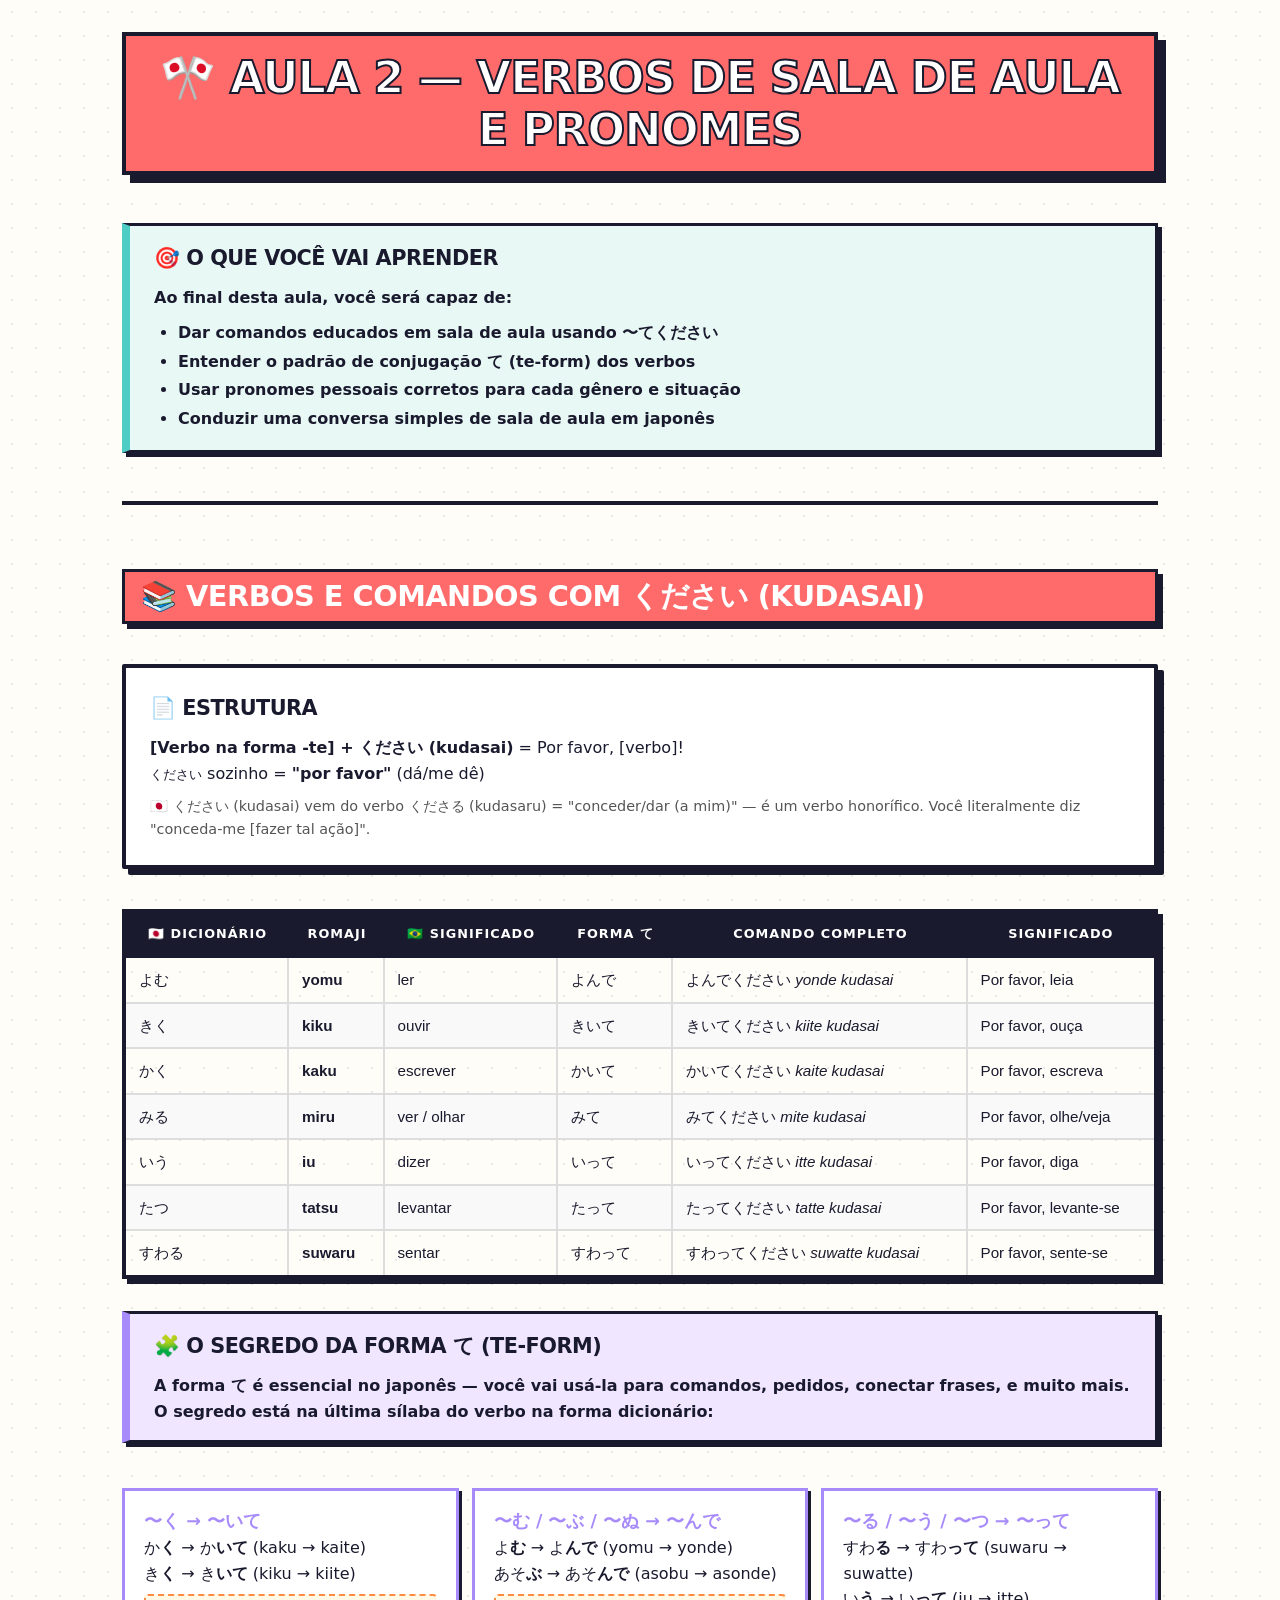
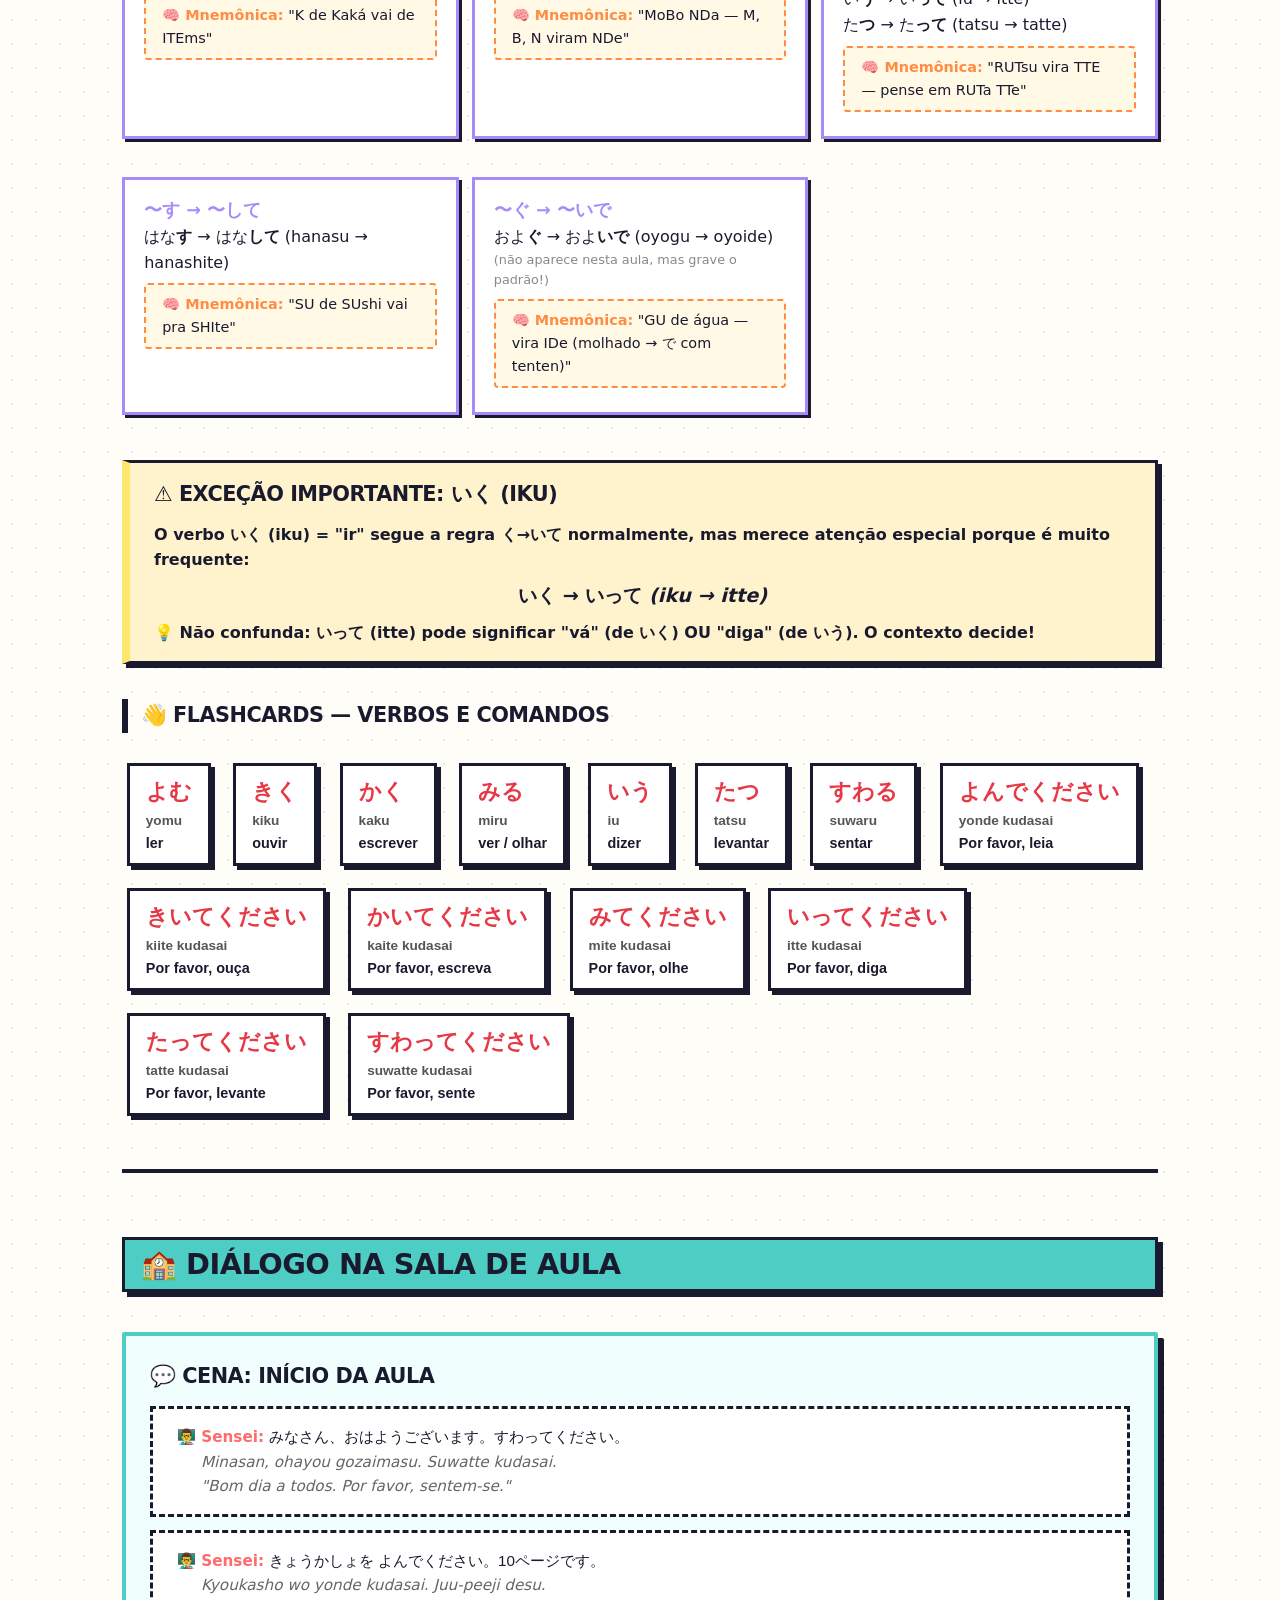
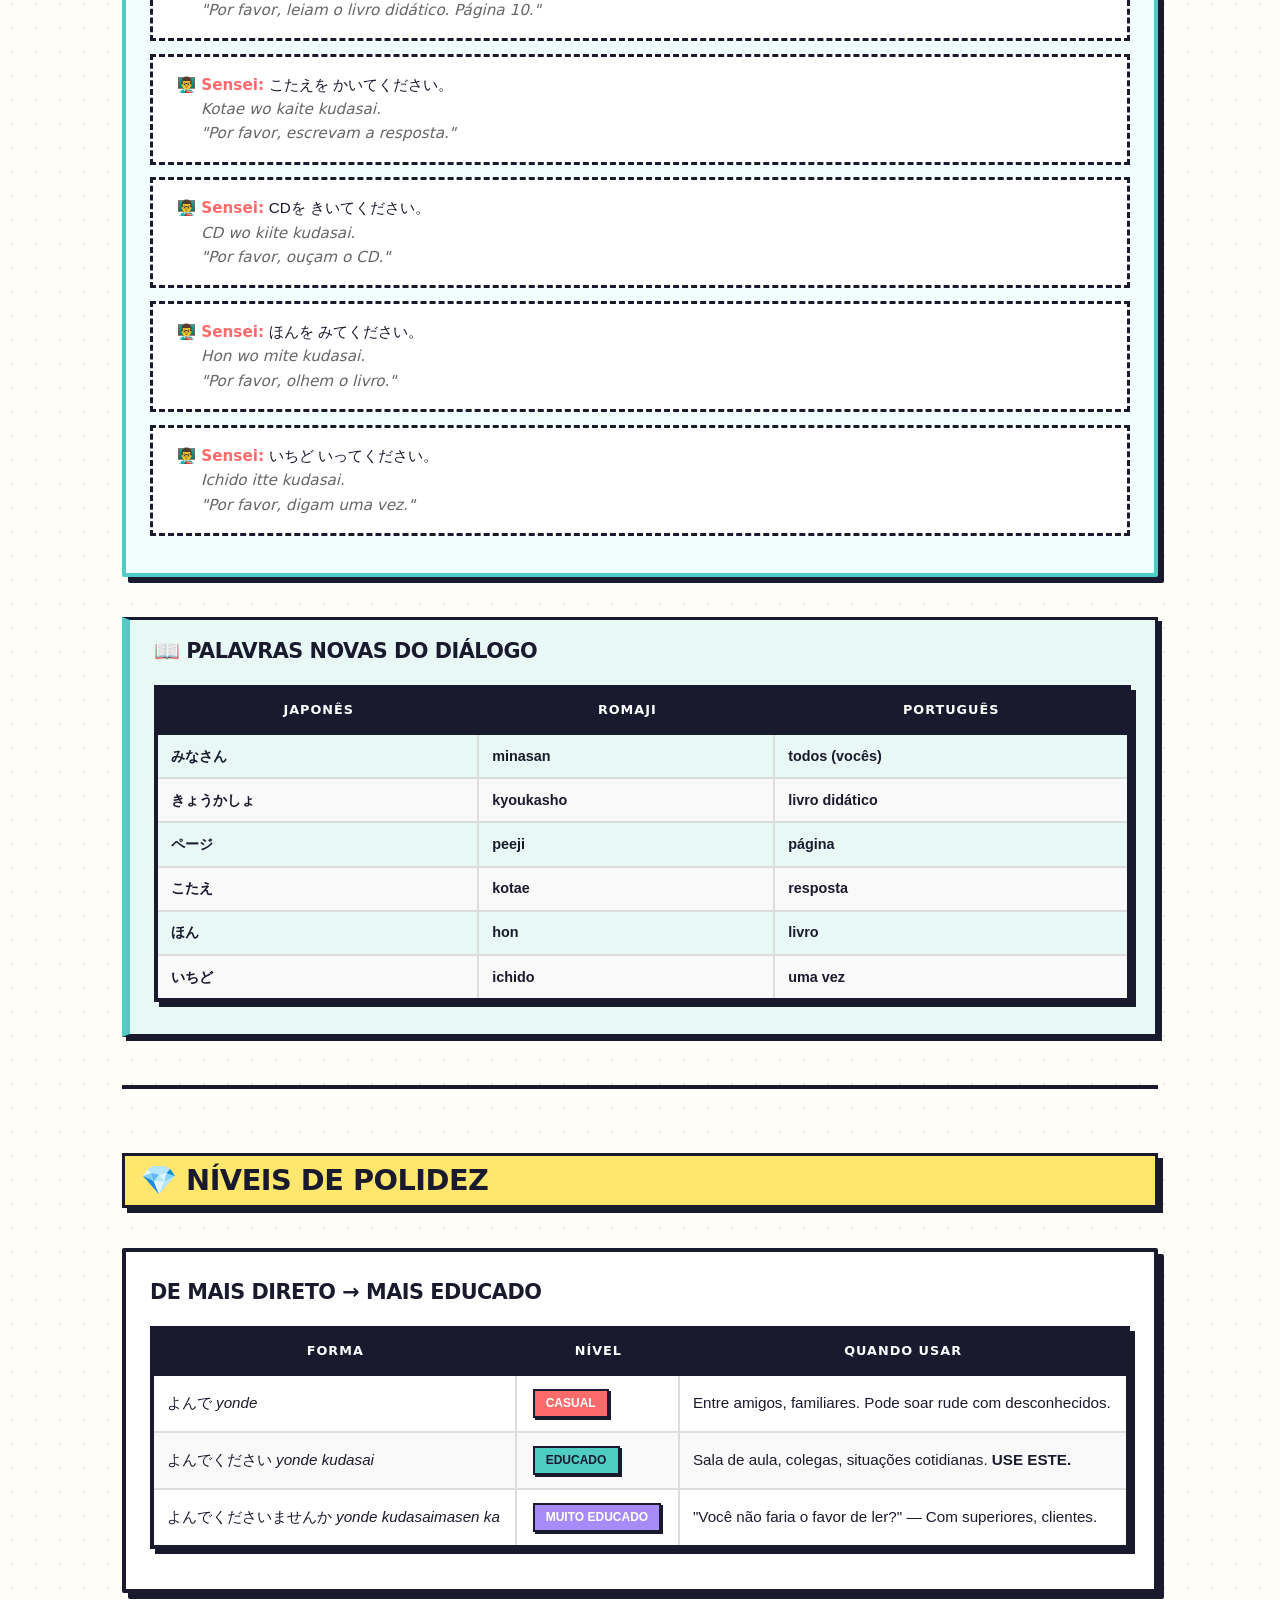
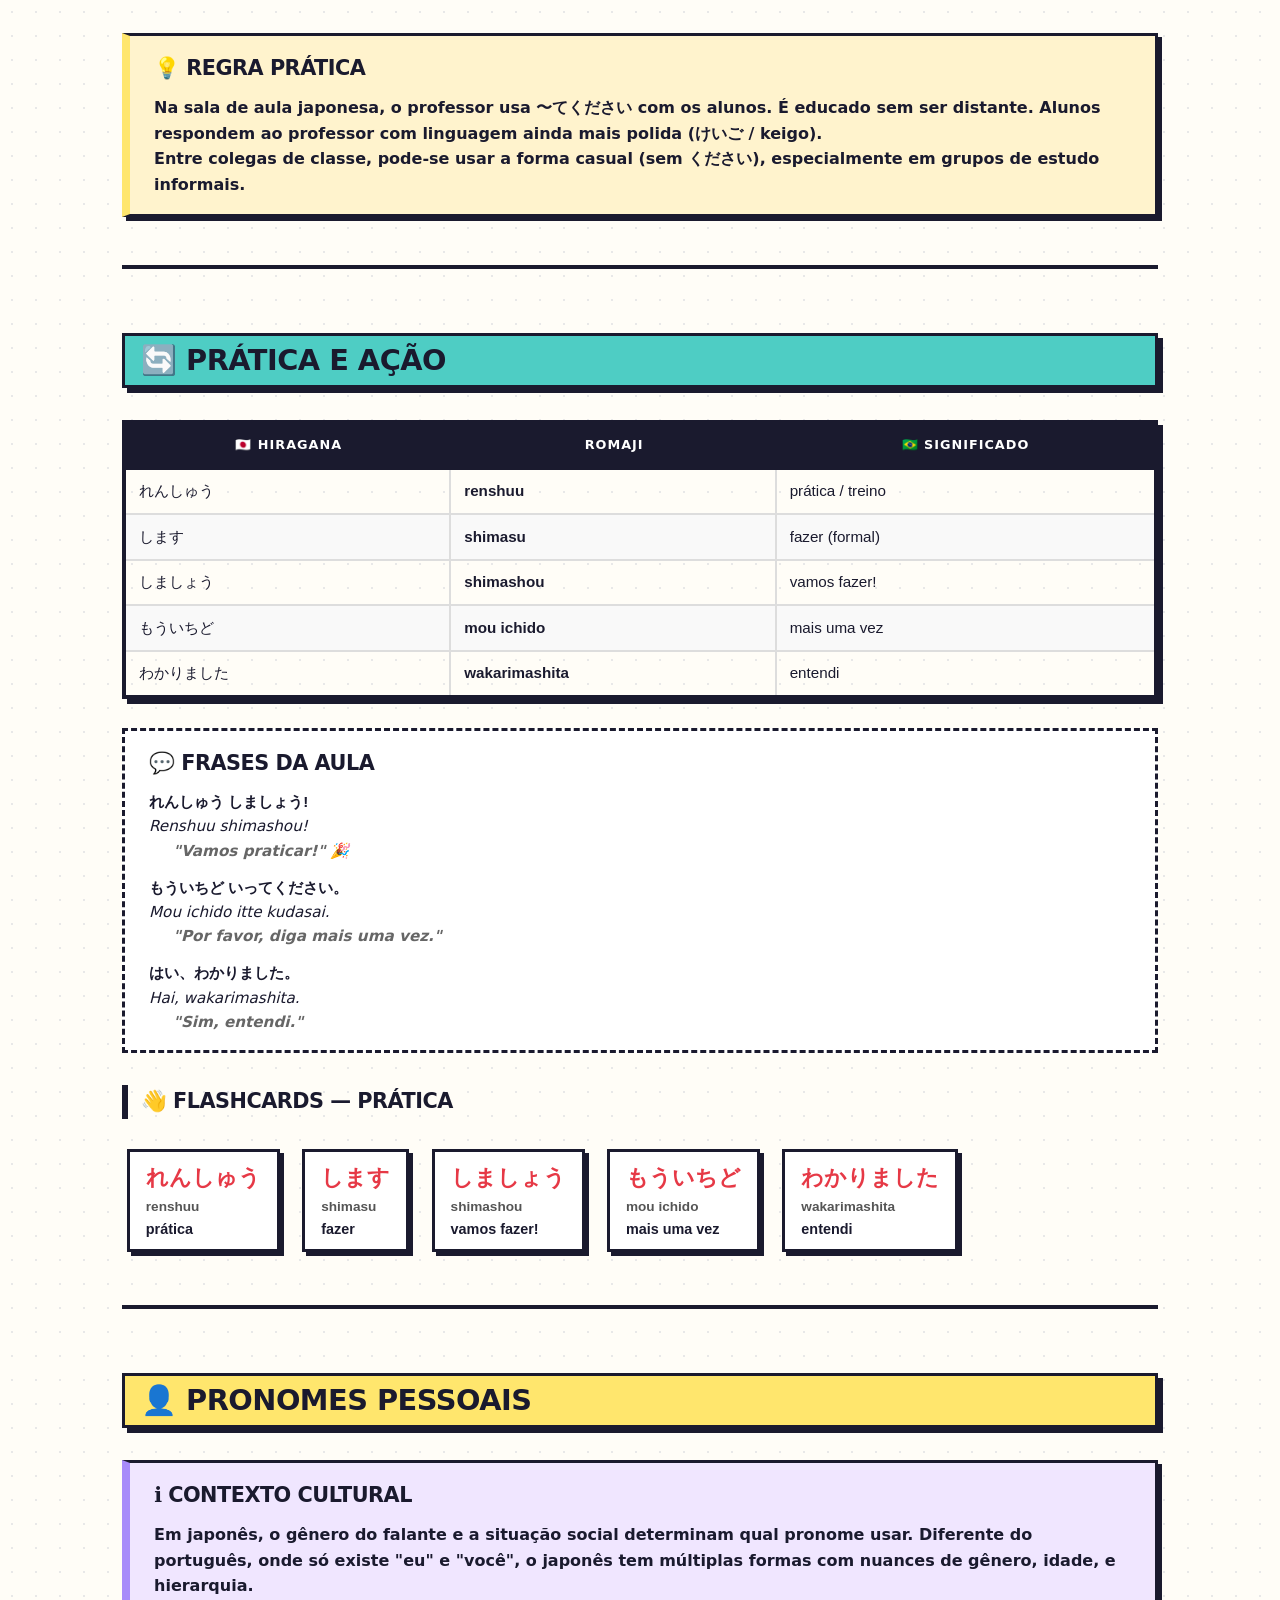
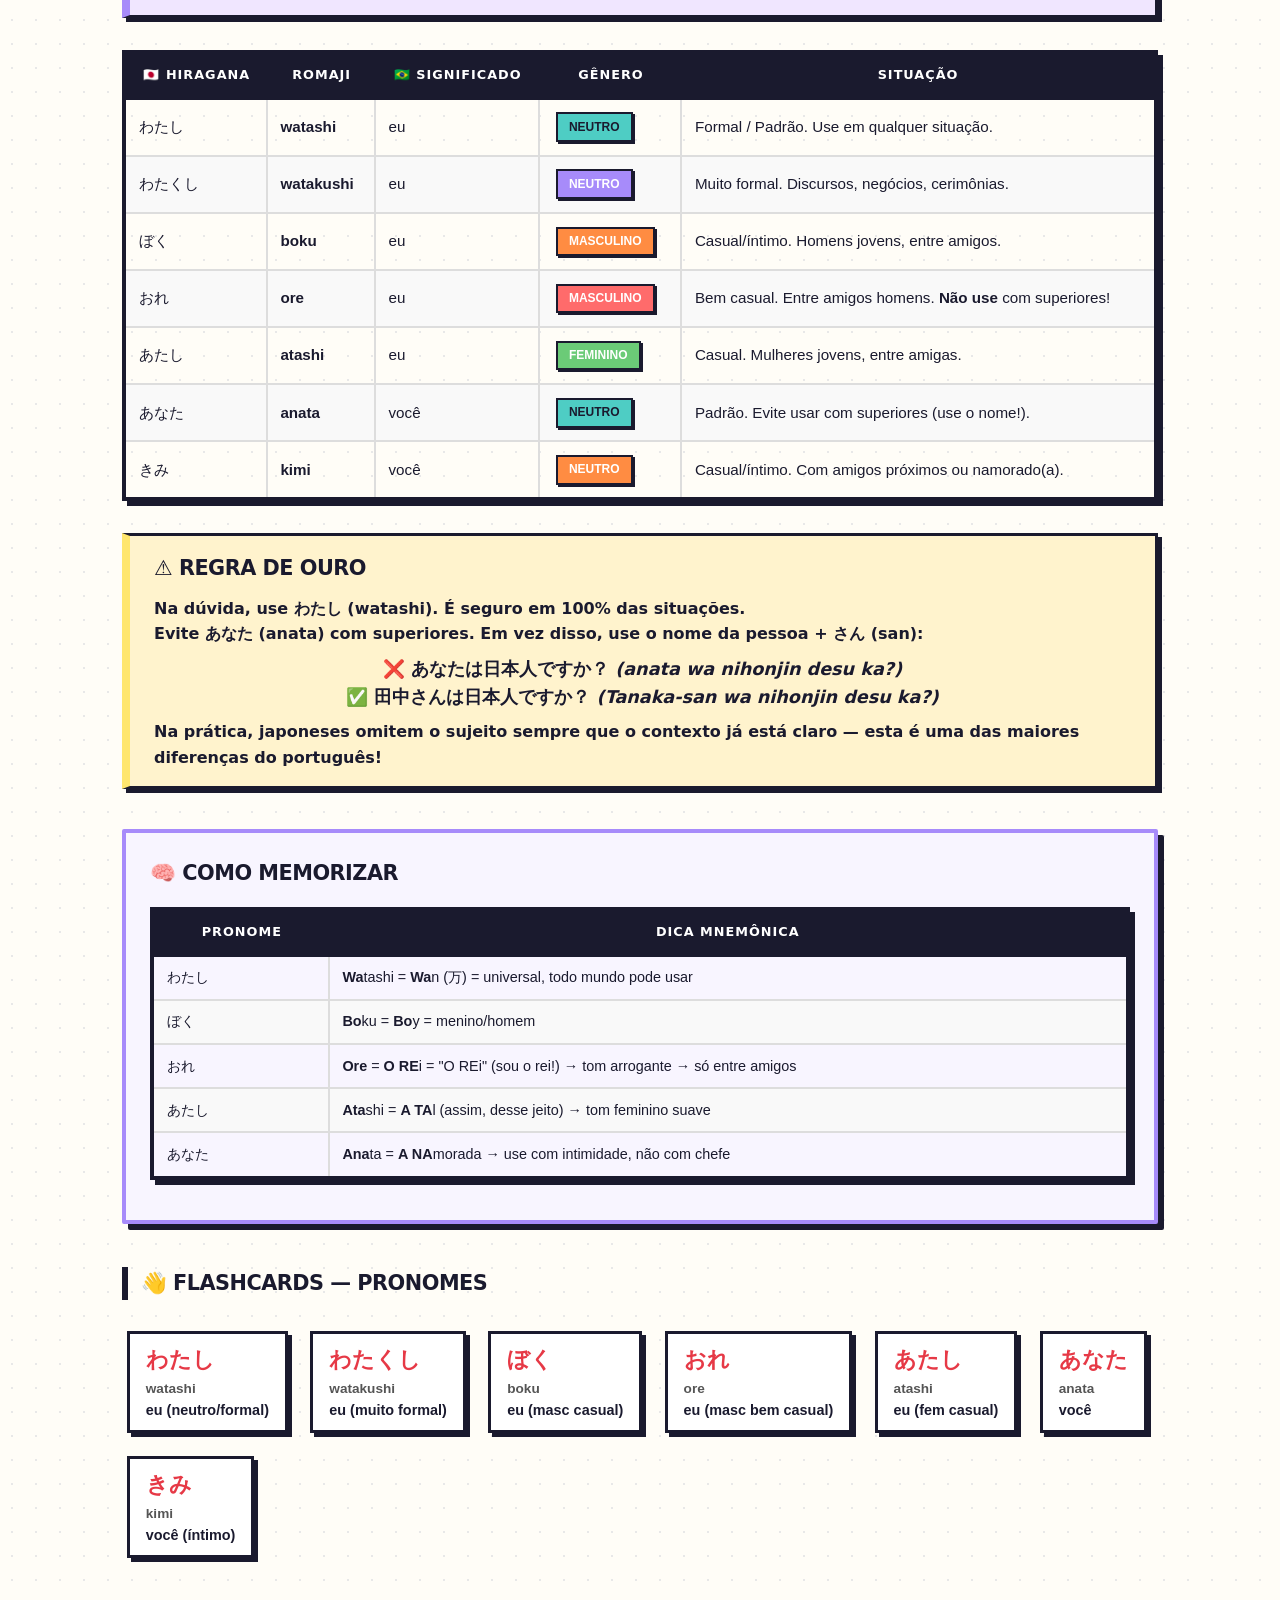
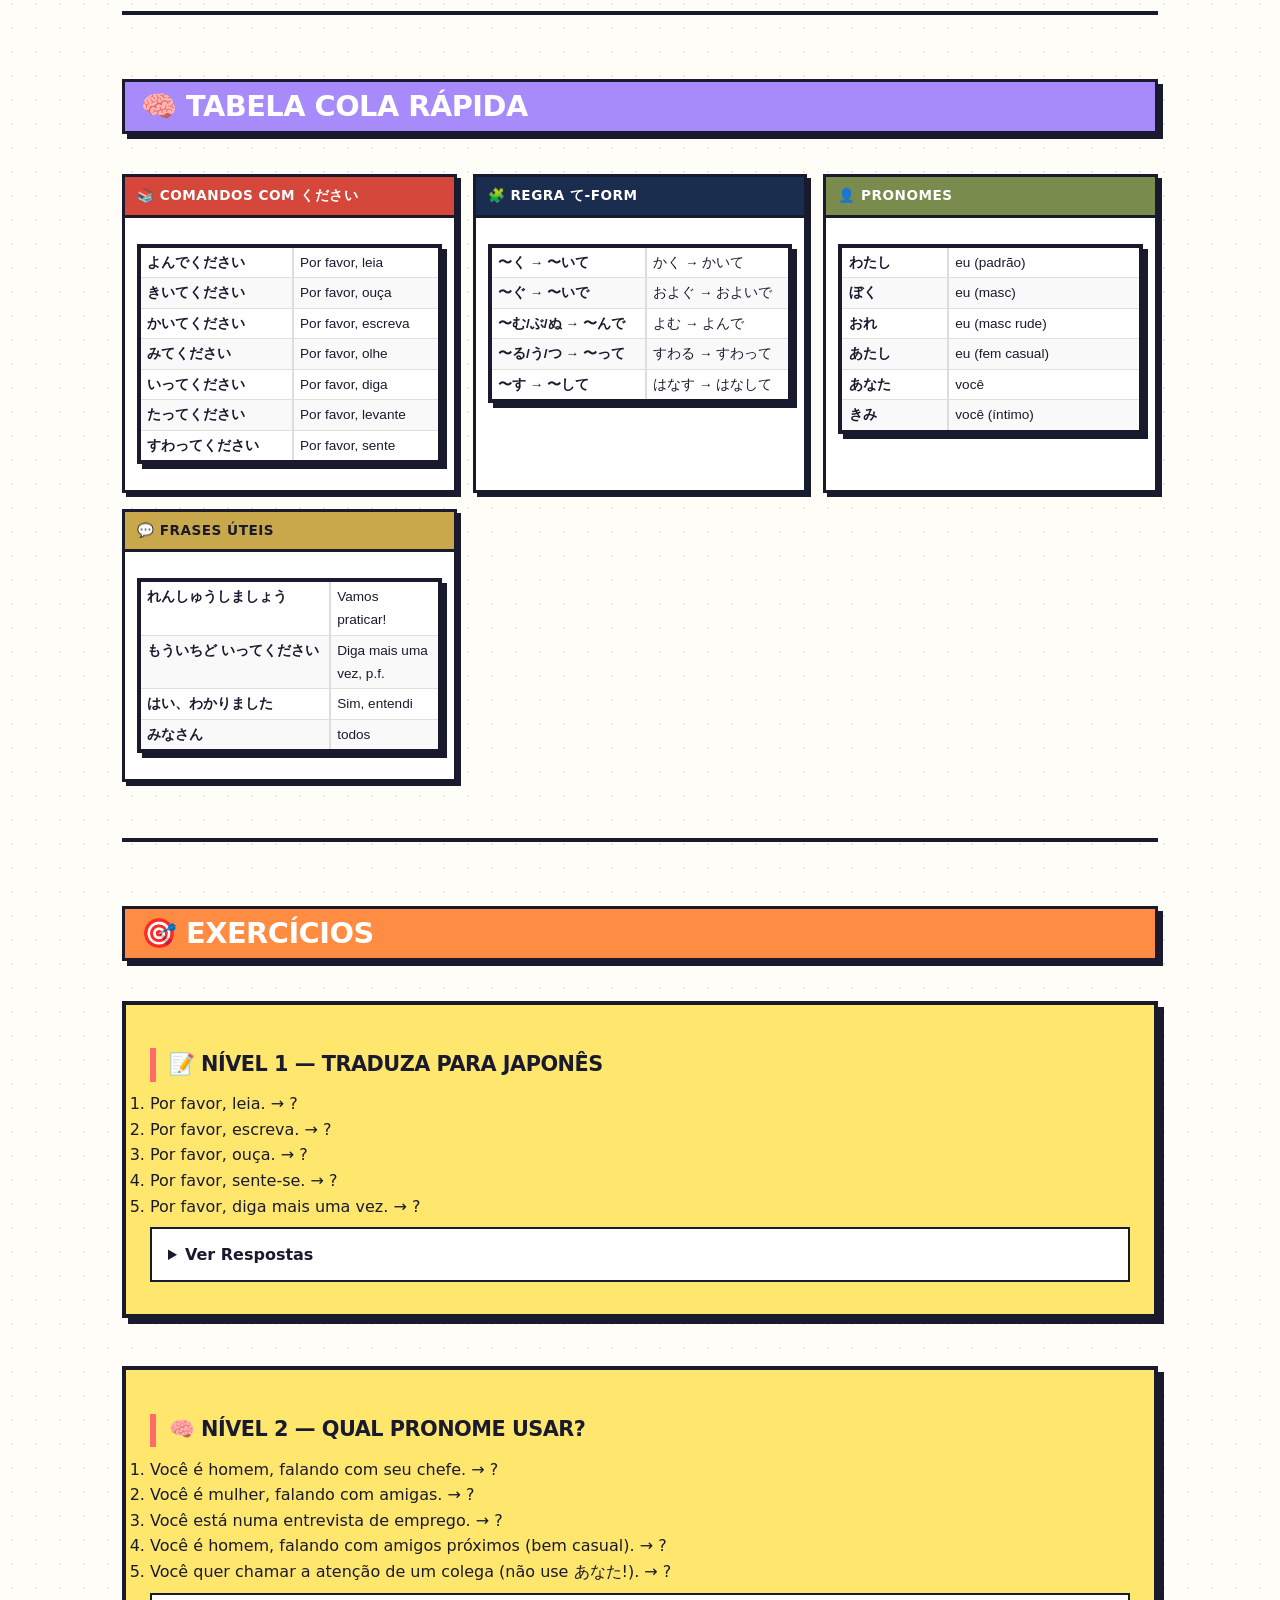
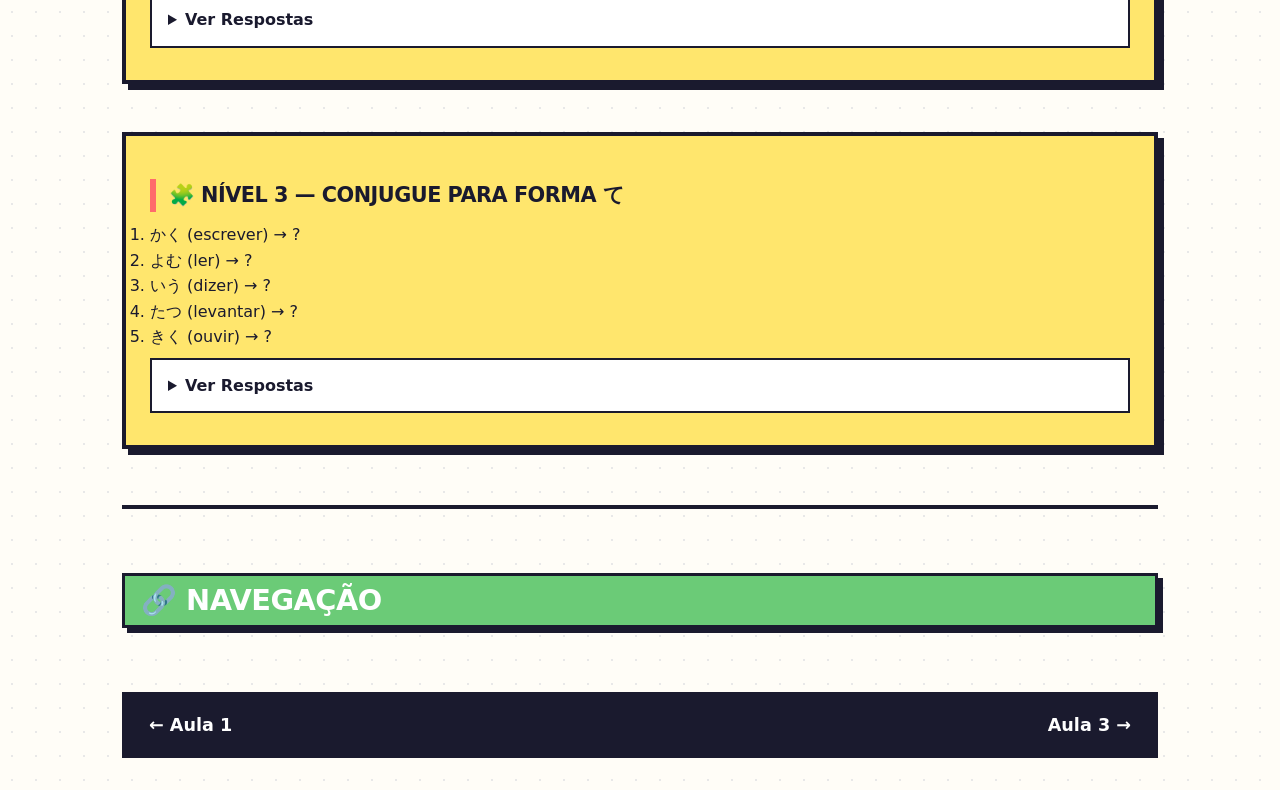
<file: docs/lessons/Aula 2.html>
<!DOCTYPE html>
<html lang="pt-BR">
<head>
<meta charset="UTF-8">
<meta name="viewport" content="width=device-width, initial-scale=1.0">
<title>Aula 2 — Verbos de Sala de Aula e Pronomes</title>
<link rel="stylesheet" href="../css/style.css">
<style>
:root {
  --bg: #FFFDF7;
  --card-bg: #FFFFFF;
  --border: #1A1A2E;
  --shadow: #1A1A2E;
  --text: #1A1A2E;
  --accent1: #FF6B6B;
  --accent2: #4ECDC4;
  --accent3: #FFE66D;
  --accent4: #A78BFA;
  --accent5: #FF8C42;
  --accent6: #6BCB77;
  --accent7: #FFD93D;
  --accent8: #F472B6;
  --font-heading: 'Segoe UI', system-ui, -apple-system, sans-serif;
  --font-body: 'Segoe UI', system-ui, -apple-system, sans-serif;
  --font-jp: 'Hiragino Kaku Gothic ProN', 'Noto Sans JP', 'Yu Gothic', sans-serif;
}

* { box-sizing: border-box; margin: 0; padding: 0; }

body {
  background: var(--bg);
  background-image: radial-gradient(circle, #e8e8e8 1px, transparent 1px);
  background-size: 24px 24px;
  font-family: var(--font-body);
  color: var(--text);
  line-height: 1.6;
  padding: 2rem;
  max-width: 1100px;
  margin: 0 auto;
}

h1 {
  font-size: 2.8rem;
  font-weight: 900;
  text-transform: uppercase;
  letter-spacing: -1px;
  background: var(--accent1);
  color: #fff;
  padding: 1rem 1.5rem;
  border: 4px solid var(--border);
  box-shadow: 8px 8px 0 var(--shadow);
  margin-bottom: 2rem;
  text-align: center;
  -webkit-text-stroke: 2px var(--border);
}

h2 {
  font-size: 1.8rem;
  font-weight: 800;
  margin: 2rem 0 1rem;
  padding: 0.5rem 1rem;
  border: 3px solid var(--border);
  box-shadow: 5px 5px 0 var(--shadow);
  display: inline-block;
}

h3 {
  font-size: 1.3rem;
  font-weight: 700;
  margin: 1.2rem 0 0.6rem;
  padding: 0.3rem 0.8rem;
  border-left: 6px solid var(--border);
}

.card {
  background: var(--card-bg);
  border: 4px solid var(--border);
  box-shadow: 6px 6px 0 var(--shadow);
  padding: 1.5rem;
  margin: 1.5rem 0;
  border-radius: 2px;
}

.card-accent1 { background: #FFF5F5; border-color: var(--accent1); }
.card-accent2 { background: #F0FFFE; border-color: var(--accent2); }
.card-accent3 { background: #FFFEF5; border-color: var(--accent3); }
.card-accent4 { background: #F8F5FF; border-color: var(--accent4); }
.card-accent5 { background: #FFF9F5; border-color: var(--accent5); }
.card-accent6 { background: #F5FFF6; border-color: var(--accent6); }

table {
  width: 100%;
  border-collapse: separate;
  border-spacing: 0;
  border: 4px solid var(--border);
  box-shadow: 5px 5px 0 var(--shadow);
  margin: 1rem 0;
  font-size: 0.95rem;
}

thead th {
  background: var(--border);
  color: #fff;
  font-weight: 800;
  padding: 0.7rem 0.8rem;
  text-transform: uppercase;
  font-size: 0.8rem;
  letter-spacing: 1px;
  border-bottom: 3px solid var(--border);
}

tbody td {
  padding: 0.6rem 0.8rem;
  border-bottom: 2px solid #ddd;
  border-right: 2px solid #ddd;
  font-family: var(--font-jp);
  vertical-align: middle;
}

tbody td:last-child { border-right: none; }
tbody tr:last-child td { border-bottom: none; }

tbody tr:nth-child(even) { background: #f9f9f9; }
tbody tr:hover { background: #FFF3CD; }

.flashcard {
  display: inline-block;
  background: var(--card-bg);
  border: 3px solid var(--border);
  box-shadow: 4px 4px 0 var(--shadow);
  padding: 0.5rem 1rem;
  margin: 0.3rem;
  font-family: var(--font-jp);
  font-size: 1.1rem;
  font-weight: 600;
  transition: transform 0.1s;
  cursor: pointer;
  user-select: none;
}

.flashcard:hover { transform: translate(-2px, -2px); box-shadow: 6px 6px 0 var(--shadow); }

.flashcard .jp { font-size: 1.4rem; color: #E63946; }
.flashcard .romaji { font-size: 0.85rem; color: #555; }
.flashcard .pt { font-size: 0.9rem; color: #1A1A2E; font-weight: 700; }

.tag {
  display: inline-block;
  padding: 0.2rem 0.7rem;
  border: 2px solid var(--border);
  box-shadow: 2px 2px 0 var(--shadow);
  font-size: 0.75rem;
  font-weight: 700;
  text-transform: uppercase;
  margin: 0.2rem;
}

.tag-red { background: var(--accent1); color: #fff; }
.tag-teal { background: var(--accent2); color: #1A1A2E; }
.tag-yellow { background: var(--accent3); color: #1A1A2E; }
.tag-purple { background: var(--accent4); color: #fff; }
.tag-orange { background: var(--accent5); color: #fff; }
.tag-green { background: var(--accent6); color: #fff; }

.quiz {
  background: var(--accent3);
  border: 4px solid var(--border);
  box-shadow: 6px 6px 0 var(--shadow);
  padding: 1.5rem;
  margin: 1.5rem 0;
}

.quiz h3 { border-left-color: var(--accent1); }

.quiz details {
  margin: 0.5rem 0;
  padding: 0.5rem 1rem;
  background: #fff;
  border: 2px solid var(--border);
}

.quiz summary {
  font-weight: 700;
  cursor: pointer;
  padding: 0.3rem 0;
}

.quiz details[open] { background: #FFF5F5; border-color: var(--accent1); }

.cheatsheet {
  background: #1A1A2E;
  color: #00FF88;
  font-family: 'Courier New', monospace;
  border: 4px solid #00FF88;
  box-shadow: 6px 6px 0 #00FF8844;
  padding: 1.5rem;
  margin: 1.5rem 0;
  font-size: 0.9rem;
  white-space: pre-wrap;
  line-height: 1.5;
}

.info-box {
  padding: 1rem 1.5rem;
  margin: 1rem 0;
  border: 3px solid var(--border);
  box-shadow: 4px 4px 0 var(--shadow);
  font-weight: 600;
}

.info-tip { background: #E8F8F5; border-left: 8px solid var(--accent2); }
.info-warn { background: #FFF3CD; border-left: 8px solid var(--accent3); }
.info-danger { background: #FFE5E5; border-left: 8px solid var(--accent1); }
.info-note { background: #F0E6FF; border-left: 8px solid var(--accent4); }

.example-dialog {
  background: #fff;
  border: 3px dashed var(--border);
  padding: 1rem 1.5rem;
  margin: 0.8rem 0;
  font-size: 0.95rem;
}

.example-dialog .speaker { font-weight: 800; color: var(--accent1); }
.example-dialog .jp-text { font-family: var(--font-jp); }
.example-dialog .translation { color: #666; font-style: italic; margin-left: 1.5rem; }

.section-badge {
  display: inline-block;
  font-size: 1.8rem;
  margin-right: 0.5rem;
  vertical-align: middle;
}

hr { border: 2px solid var(--border); margin: 2rem 0; }

.op-words {
  display: flex;
  flex-wrap: wrap;
  gap: 0.8rem;
  margin: 1rem 0;
}

nav.footer-nav {
  display: flex;
  justify-content: space-between;
  margin-top: 3rem;
  padding: 1rem 1.5rem;
  background: var(--border);
  border: 3px solid var(--border);
}

nav.footer-nav a {
  color: #fff;
  font-weight: 800;
  text-decoration: none;
  font-size: 1.1rem;
}

nav.footer-nav a:hover { text-decoration: underline; }

.mnemonic {
  background: #FFF9E6;
  border: 2px dashed var(--accent5);
  padding: 0.5rem 1rem;
  margin: 0.5rem 0;
  font-size: 0.9rem;
  border-radius: 4px;
}
.mnemonic strong { color: var(--accent5); }

.pattern-box {
  background: #fff;
  border: 3px solid var(--accent4);
  padding: 1rem 1.2rem;
  margin: 0.8rem 0;
  box-shadow: 3px 3px 0 var(--shadow);
}
.pattern-box .rule { font-size: 1.1rem; font-weight: 800; color: var(--accent4); }

@media (max-width: 768px) {
  body { padding: 1rem; }
  h1 { font-size: 2rem; }
  table { font-size: 0.8rem; }
  td, th { padding: 0.4rem; }
}

.info-box h3 { border-left: none; padding-left: 0; margin-top: 0; }
.info-box h4 { margin-bottom: 0.3rem; }

.card h3 { border-left: none; padding-left: 0; margin-top: 0; }

.example-dialog h3 { border-left: none; padding-left: 0; margin-top: 0; }
.example-dialog h4 { margin-bottom: 0.3rem; }
</style>
</head>
<body>

<!-- ===== TITLE ===== -->
<h1>&#x1F38C; Aula 2 — Verbos de Sala de Aula e Pronomes</h1>

<!-- ===== OBJETIVOS ===== -->
<div class="info-box info-tip">
  <h3>&#x1F3AF; O que você vai aprender</h3>
  <p>Ao final desta aula, você será capaz de:</p>
  <ul style="margin: 0.5rem 0 0 1.5rem; line-height: 1.8;">
    <li>Dar <strong>comandos educados</strong> em sala de aula usando 〜てください</li>
    <li>Entender o <strong>padrão de conjugação て (te-form)</strong> dos verbos</li>
    <li>Usar <strong>pronomes pessoais</strong> corretos para cada gênero e situação</li>
    <li>Conduzir uma <strong>conversa simples</strong> de sala de aula em japonês</li>
  </ul>
</div>

<hr>

<!-- ===== SECTION 1: VERBOS E COMANDOS ===== -->
<h2 style="background: var(--accent1); color: #fff;">&#x1F4DA; Verbos e Comandos com ください (Kudasai)</h2>

<div class="card">
  <h3>&#x1F4C4; Estrutura</h3>
  <p><strong>[Verbo na forma -te] + ください (kudasai)</strong> = Por favor, [verbo]!</p>
  <p><code>ください</code> sozinho = <strong>"por favor"</strong> (dá/me dê)</p>
  <p style="margin-top:0.5rem;font-size:0.9rem;color:#555;">&#x1F1EF;&#x1F1F5; ください (kudasai) vem do verbo くださる (kudasaru) = "conceder/dar (a mim)" — é um verbo honorífico. Você literalmente diz "conceda-me [fazer tal ação]".</p>
</div>

<!-- Verb table -->
<table>
  <thead>
    <tr>
      <th>&#x1F1EF;&#x1F1F5; Dicionário</th>
      <th>Romaji</th>
      <th>&#x1F1E7;&#x1F1F7; Significado</th>
      <th>Forma て</th>
      <th>Comando Completo</th>
      <th>Significado</th>
    </tr>
  </thead>
  <tbody>
    <tr>
      <td>よむ</td>
      <td><strong>yomu</strong></td>
      <td>ler</td>
      <td>よんで</td>
      <td>よんでください <em>yonde kudasai</em></td>
      <td>Por favor, leia</td>
    </tr>
    <tr>
      <td>きく</td>
      <td><strong>kiku</strong></td>
      <td>ouvir</td>
      <td>きいて</td>
      <td>きいてください <em>kiite kudasai</em></td>
      <td>Por favor, ouça</td>
    </tr>
    <tr>
      <td>かく</td>
      <td><strong>kaku</strong></td>
      <td>escrever</td>
      <td>かいて</td>
      <td>かいてください <em>kaite kudasai</em></td>
      <td>Por favor, escreva</td>
    </tr>
    <tr>
      <td>みる</td>
      <td><strong>miru</strong></td>
      <td>ver / olhar</td>
      <td>みて</td>
      <td>みてください <em>mite kudasai</em></td>
      <td>Por favor, olhe/veja</td>
    </tr>
    <tr>
      <td>いう</td>
      <td><strong>iu</strong></td>
      <td>dizer</td>
      <td>いって</td>
      <td>いってください <em>itte kudasai</em></td>
      <td>Por favor, diga</td>
    </tr>
    <tr>
      <td>たつ</td>
      <td><strong>tatsu</strong></td>
      <td>levantar</td>
      <td>たって</td>
      <td>たってください <em>tatte kudasai</em></td>
      <td>Por favor, levante-se</td>
    </tr>
    <tr>
      <td>すわる</td>
      <td><strong>suwaru</strong></td>
      <td>sentar</td>
      <td>すわって</td>
      <td>すわってください <em>suwatte kudasai</em></td>
      <td>Por favor, sente-se</td>
    </tr>
  </tbody>
</table>

<!-- て-form PATTERN EXPLANATION -->
<div class="info-box info-note">
  <h3>&#x1F9E9; O Segredo da Forma て (te-form)</h3>
  <p>A forma て é <strong>essencial</strong> no japonês — você vai usá-la para comandos, pedidos, conectar frases, e muito mais. O segredo está na <strong>última sílaba</strong> do verbo na forma dicionário:</p>
</div>

<div style="display:grid; grid-template-columns: repeat(auto-fit, minmax(280px, 1fr)); gap: 0.8rem; margin: 1rem 0;">

  <div class="pattern-box">
    <div class="rule">〜く → 〜いて</div>
    <p>か<strong>く</strong> → か<strong>いて</strong> (kaku → kaite)</p>
    <p>き<strong>く</strong> → き<strong>いて</strong> (kiku → kiite)</p>
    <div class="mnemonic"><strong>&#x1F9E0; Mnemônica:</strong> "K de Kaká vai de ITEms"</div>
  </div>

  <div class="pattern-box">
    <div class="rule">〜む / 〜ぶ / 〜ぬ → 〜んで</div>
    <p>よ<strong>む</strong> → よ<strong>んで</strong> (yomu → yonde)</p>
    <p>あそ<strong>ぶ</strong> → あそ<strong>んで</strong> (asobu → asonde)</p>
    <div class="mnemonic"><strong>&#x1F9E0; Mnemônica:</strong> "MoBo NDa — M, B, N viram NDe"</div>
  </div>

  <div class="pattern-box">
    <div class="rule">〜る / 〜う / 〜つ → 〜って</div>
    <p>すわ<strong>る</strong> → すわ<strong>って</strong> (suwaru → suwatte)</p>
    <p>い<strong>う</strong> → い<strong>って</strong> (iu → itte)</p>
    <p>た<strong>つ</strong> → た<strong>って</strong> (tatsu → tatte)</p>
    <div class="mnemonic"><strong>&#x1F9E0; Mnemônica:</strong> "RUTsu vira TTE — pense em RUTa TTe"</div>
  </div>

  <div class="pattern-box">
    <div class="rule">〜す → 〜して</div>
    <p>はな<strong>す</strong> → はな<strong>して</strong> (hanasu → hanashite)</p>
    <div class="mnemonic"><strong>&#x1F9E0; Mnemônica:</strong> "SU de SUshi vai pra SHIte"</div>
  </div>

  <div class="pattern-box">
    <div class="rule">〜ぐ → 〜いで</div>
    <p>およ<strong>ぐ</strong> → およ<strong>いで</strong> (oyogu → oyoide)</p>
    <p style="font-size:0.8rem;color:#888;">(não aparece nesta aula, mas grave o padrão!)</p>
    <div class="mnemonic"><strong>&#x1F9E0; Mnemônica:</strong> "GU de água — vira IDe (molhado → で com tenten)"</div>
  </div>

</div>

<!-- Warning: exceptions -->
<div class="info-box info-warn">
  <h3>&#x26A0;&#xFE0F; Exceção Importante: いく (iku)</h3>
  <p>O verbo <strong>いく (iku)</strong> = "ir" segue a regra く→いて normalmente, mas merece atenção especial porque é <strong>muito frequente</strong>:</p>
  <p style="font-size:1.2rem; text-align:center; margin:0.5rem 0;">いく → いって <em>(iku → itte)</em></p>
  <p>&#x1F4A1; <strong>Não confunda:</strong> いって (itte) pode significar "vá" (de いく) OU "diga" (de いう). O contexto decide!</p>
</div>

<!-- Flashcards -->
<h3>&#x1F44B; Flashcards — Verbos e Comandos</h3>
<div class="op-words">
  <div class="flashcard"><div class="jp">よむ</div><div class="romaji">yomu</div><div class="pt">ler</div></div>
  <div class="flashcard"><div class="jp">きく</div><div class="romaji">kiku</div><div class="pt">ouvir</div></div>
  <div class="flashcard"><div class="jp">かく</div><div class="romaji">kaku</div><div class="pt">escrever</div></div>
  <div class="flashcard"><div class="jp">みる</div><div class="romaji">miru</div><div class="pt">ver / olhar</div></div>
  <div class="flashcard"><div class="jp">いう</div><div class="romaji">iu</div><div class="pt">dizer</div></div>
  <div class="flashcard"><div class="jp">たつ</div><div class="romaji">tatsu</div><div class="pt">levantar</div></div>
  <div class="flashcard"><div class="jp">すわる</div><div class="romaji">suwaru</div><div class="pt">sentar</div></div>
  <div class="flashcard"><div class="jp">よんでください</div><div class="romaji">yonde kudasai</div><div class="pt">Por favor, leia</div></div>
  <div class="flashcard"><div class="jp">きいてください</div><div class="romaji">kiite kudasai</div><div class="pt">Por favor, ouça</div></div>
  <div class="flashcard"><div class="jp">かいてください</div><div class="romaji">kaite kudasai</div><div class="pt">Por favor, escreva</div></div>
  <div class="flashcard"><div class="jp">みてください</div><div class="romaji">mite kudasai</div><div class="pt">Por favor, olhe</div></div>
  <div class="flashcard"><div class="jp">いってください</div><div class="romaji">itte kudasai</div><div class="pt">Por favor, diga</div></div>
  <div class="flashcard"><div class="jp">たってください</div><div class="romaji">tatte kudasai</div><div class="pt">Por favor, levante</div></div>
  <div class="flashcard"><div class="jp">すわってください</div><div class="romaji">suwatte kudasai</div><div class="pt">Por favor, sente</div></div>
</div>

<hr>

<!-- ===== SECTION 2: DIÁLOGO EM SALA DE AULA ===== -->
<h2 style="background: var(--accent2); color: #1A1A2E;">&#x1F3EB; Diálogo na Sala de Aula</h2>

<div class="card card-accent2">
  <h3>&#x1F4AC; Cena: Início da Aula</h3>

  <div class="example-dialog">
    <p><span class="speaker">&#x1F468;&#x200D;&#x1F3EB; Sensei:</span>
    <span class="jp-text">みなさん、おはようございます。すわってください。</span></p>
    <p class="translation"><em>Minasan, ohayou gozaimasu. Suwatte kudasai.</em><br>
    "Bom dia a todos. Por favor, sentem-se."</p>
  </div>

  <div class="example-dialog">
    <p><span class="speaker">&#x1F468;&#x200D;&#x1F3EB; Sensei:</span>
    <span class="jp-text">きょうかしょを よんでください。10ページです。</span></p>
    <p class="translation"><em>Kyoukasho wo yonde kudasai. Juu-peeji desu.</em><br>
    "Por favor, leiam o livro didático. Página 10."</p>
  </div>

  <div class="example-dialog">
    <p><span class="speaker">&#x1F468;&#x200D;&#x1F3EB; Sensei:</span>
    <span class="jp-text">こたえを かいてください。</span></p>
    <p class="translation"><em>Kotae wo kaite kudasai.</em><br>
    "Por favor, escrevam a resposta."</p>
  </div>

  <div class="example-dialog">
    <p><span class="speaker">&#x1F468;&#x200D;&#x1F3EB; Sensei:</span>
    <span class="jp-text">CDを きいてください。</span></p>
    <p class="translation"><em>CD wo kiite kudasai.</em><br>
    "Por favor, ouçam o CD."</p>
  </div>

  <div class="example-dialog">
    <p><span class="speaker">&#x1F468;&#x200D;&#x1F3EB; Sensei:</span>
    <span class="jp-text">ほんを みてください。</span></p>
    <p class="translation"><em>Hon wo mite kudasai.</em><br>
    "Por favor, olhem o livro."</p>
  </div>

  <div class="example-dialog">
    <p><span class="speaker">&#x1F468;&#x200D;&#x1F3EB; Sensei:</span>
    <span class="jp-text">いちど いってください。</span></p>
    <p class="translation"><em>Ichido itte kudasai.</em><br>
    "Por favor, digam uma vez."</p>
  </div>
</div>

<!-- Vocabulário extra do diálogo -->
<div class="info-box info-tip">
  <h3>&#x1F4D6; Palavras novas do diálogo</h3>
  <table style="font-size:0.9rem;">
    <thead><tr><th>Japonês</th><th>Romaji</th><th>Português</th></tr></thead>
    <tbody>
      <tr><td>みなさん</td><td>minasan</td><td>todos (vocês)</td></tr>
      <tr><td>きょうかしょ</td><td>kyoukasho</td><td>livro didático</td></tr>
      <tr><td>ページ</td><td>peeji</td><td>página</td></tr>
      <tr><td>こたえ</td><td>kotae</td><td>resposta</td></tr>
      <tr><td>ほん</td><td>hon</td><td>livro</td></tr>
      <tr><td>いちど</td><td>ichido</td><td>uma vez</td></tr>
    </tbody>
  </table>
</div>

<hr>

<!-- ===== SECTION 3: POLIDEZ ===== -->
<h2 style="background: var(--accent3); color: #1A1A2E;">&#x1F48E; Níveis de Polidez</h2>

<div class="card">
  <h3>De mais direto → mais educado</h3>
  <table>
    <thead><tr><th>Forma</th><th>Nível</th><th>Quando usar</th></tr></thead>
    <tbody>
      <tr>
        <td>よんで <em>yonde</em></td>
        <td><span class="tag tag-red">Casual</span></td>
        <td>Entre amigos, familiares. Pode soar rude com desconhecidos.</td>
      </tr>
      <tr>
        <td>よんでください <em>yonde kudasai</em></td>
        <td><span class="tag tag-teal">Educado</span></td>
        <td>Sala de aula, colegas, situações cotidianas. <strong>USE ESTE.</strong></td>
      </tr>
      <tr>
        <td>よんでくださいませんか <em>yonde kudasaimasen ka</em></td>
        <td><span class="tag tag-purple">Muito educado</span></td>
        <td>"Você não faria o favor de ler?" — Com superiores, clientes.</td>
      </tr>
    </tbody>
  </table>
</div>

<div class="info-box info-warn">
  <h3>&#x1F4A1; Regra prática</h3>
  <p>Na sala de aula japonesa, o professor usa <strong>〜てください</strong> com os alunos. É educado sem ser distante. Alunos respondem ao professor com linguagem <strong>ainda mais polida</strong> (けいご / keigo).</p>
  <p>Entre colegas de classe, pode-se usar a forma casual (sem ください), especialmente em grupos de estudo informais.</p>
</div>

<hr>

<!-- ===== SECTION 4: PRÁTICA ===== -->
<h2 style="background: var(--accent2); color: #1A1A2E;">&#x1F504; Prática e Ação</h2>

<table>
  <thead><tr><th>&#x1F1EF;&#x1F1F5; Hiragana</th><th>Romaji</th><th>&#x1F1E7;&#x1F1F7; Significado</th></tr></thead>
  <tbody>
    <tr><td>れんしゅう</td><td><strong>renshuu</strong></td><td>prática / treino</td></tr>
    <tr><td>します</td><td><strong>shimasu</strong></td><td>fazer (formal)</td></tr>
    <tr><td>しましょう</td><td><strong>shimashou</strong></td><td>vamos fazer!</td></tr>
    <tr><td>もういちど</td><td><strong>mou ichido</strong></td><td>mais uma vez</td></tr>
    <tr><td>わかりました</td><td><strong>wakarimashita</strong></td><td>entendi</td></tr>
  </tbody>
</table>

<div class="example-dialog">
  <h3>&#x1F4AC; Frases da Aula</h3>
  <p class="jp-text"><strong>れんしゅう しましょう!</strong></p>
  <p><em>Renshuu shimashou!</em></p>
  <p class="translation"><strong>"Vamos praticar!"</strong> &#x1F389;</p>

  <p class="jp-text" style="margin-top:0.8rem;"><strong>もういちど いってください。</strong></p>
  <p><em>Mou ichido itte kudasai.</em></p>
  <p class="translation"><strong>"Por favor, diga mais uma vez."</strong></p>

  <p class="jp-text" style="margin-top:0.8rem;"><strong>はい、わかりました。</strong></p>
  <p><em>Hai, wakarimashita.</em></p>
  <p class="translation"><strong>"Sim, entendi."</strong></p>
</div>

<h3>&#x1F44B; Flashcards — Prática</h3>
<div class="op-words">
  <div class="flashcard"><div class="jp">れんしゅう</div><div class="romaji">renshuu</div><div class="pt">prática</div></div>
  <div class="flashcard"><div class="jp">します</div><div class="romaji">shimasu</div><div class="pt">fazer</div></div>
  <div class="flashcard"><div class="jp">しましょう</div><div class="romaji">shimashou</div><div class="pt">vamos fazer!</div></div>
  <div class="flashcard"><div class="jp">もういちど</div><div class="romaji">mou ichido</div><div class="pt">mais uma vez</div></div>
  <div class="flashcard"><div class="jp">わかりました</div><div class="romaji">wakarimashita</div><div class="pt">entendi</div></div>
</div>

<hr>

<!-- ===== SECTION 5: PRONOMES PESSOAIS ===== -->
<h2 style="background: var(--accent3); color: #1A1A2E;">&#x1F464; Pronomes Pessoais</h2>

<div class="info-box info-note">
  <h3>&#x2139;&#xFE0F; Contexto Cultural</h3>
  <p>Em japonês, o <strong>gênero do falante</strong> e a <strong>situação social</strong> determinam qual pronome usar. Diferente do português, onde só existe "eu" e "você", o japonês tem <strong>múltiplas formas</strong> com nuances de gênero, idade, e hierarquia.</p>
</div>

<table>
  <thead>
    <tr>
      <th>&#x1F1EF;&#x1F1F5; Hiragana</th>
      <th>Romaji</th>
      <th>&#x1F1E7;&#x1F1F7; Significado</th>
      <th>Gênero</th>
      <th>Situação</th>
    </tr>
  </thead>
  <tbody>
    <tr>
      <td>わたし</td><td><strong>watashi</strong></td><td>eu</td>
      <td><span class="tag tag-teal">Neutro</span></td>
      <td>Formal / Padrão. Use em qualquer situação.</td>
    </tr>
    <tr>
      <td>わたくし</td><td><strong>watakushi</strong></td><td>eu</td>
      <td><span class="tag tag-purple">Neutro</span></td>
      <td>Muito formal. Discursos, negócios, cerimônias.</td>
    </tr>
    <tr>
      <td>ぼく</td><td><strong>boku</strong></td><td>eu</td>
      <td><span class="tag tag-orange">Masculino</span></td>
      <td>Casual/íntimo. Homens jovens, entre amigos.</td>
    </tr>
    <tr>
      <td>おれ</td><td><strong>ore</strong></td><td>eu</td>
      <td><span class="tag tag-red">Masculino</span></td>
      <td>Bem casual. Entre amigos homens. <strong>Não use</strong> com superiores!</td>
    </tr>
    <tr>
      <td>あたし</td><td><strong>atashi</strong></td><td>eu</td>
      <td><span class="tag tag-green">Feminino</span></td>
      <td>Casual. Mulheres jovens, entre amigas.</td>
    </tr>
    <tr>
      <td>あなた</td><td><strong>anata</strong></td><td>você</td>
      <td><span class="tag tag-teal">Neutro</span></td>
      <td>Padrão. Evite usar com superiores (use o nome!).</td>
    </tr>
    <tr>
      <td>きみ</td><td><strong>kimi</strong></td><td>você</td>
      <td><span class="tag tag-orange">Neutro</span></td>
      <td>Casual/íntimo. Com amigos próximos ou namorado(a).</td>
    </tr>
  </tbody>
</table>

<div class="info-box info-warn">
  <h3>&#x26A0;&#xFE0F; Regra de Ouro</h3>
  <p><strong>Na dúvida, use わたし (watashi).</strong> É seguro em 100% das situações.</p>
  <p><strong>Evite あなた (anata) com superiores.</strong> Em vez disso, use o <strong>nome da pessoa + さん (san)</strong>:</p>
  <p style="text-align:center;font-size:1.1rem;margin:0.5rem 0;">
    &#x274C; あなたは日本人ですか？ <em>(anata wa nihonjin desu ka?)</em><br>
    &#x2705; 田中さんは日本人ですか？ <em>(Tanaka-san wa nihonjin desu ka?)</em>
  </p>
  <p>Na prática, japoneses <strong>omitem o sujeito</strong> sempre que o contexto já está claro — esta é uma das maiores diferenças do português!</p>
</div>

<div class="card card-accent4">
  <h3>&#x1F9E0; Como Memorizar</h3>
  <table style="font-size:0.9rem;">
    <thead><tr><th>Pronome</th><th>Dica Mnemônica</th></tr></thead>
    <tbody>
      <tr><td>わたし</td><td><strong>Wa</strong>tashi = <strong>Wa</strong>n (万) = universal, todo mundo pode usar</td></tr>
      <tr><td>ぼく</td><td><strong>Bo</strong>ku = <strong>Bo</strong>y = menino/homem</td></tr>
      <tr><td>おれ</td><td><strong>Ore</strong> = <strong>O RE</strong>i = "O REi" (sou o rei!) → tom arrogante → só entre amigos</td></tr>
      <tr><td>あたし</td><td><strong>Ata</strong>shi = <strong>A TA</strong>l (assim, desse jeito) → tom feminino suave</td></tr>
      <tr><td>あなた</td><td><strong>Ana</strong>ta = <strong>A NA</strong>morada → use com intimidade, não com chefe</td></tr>
    </tbody>
  </table>
</div>

<h3>&#x1F44B; Flashcards — Pronomes</h3>
<div class="op-words">
  <div class="flashcard"><div class="jp">わたし</div><div class="romaji">watashi</div><div class="pt">eu (neutro/formal)</div></div>
  <div class="flashcard"><div class="jp">わたくし</div><div class="romaji">watakushi</div><div class="pt">eu (muito formal)</div></div>
  <div class="flashcard"><div class="jp">ぼく</div><div class="romaji">boku</div><div class="pt">eu (masc casual)</div></div>
  <div class="flashcard"><div class="jp">おれ</div><div class="romaji">ore</div><div class="pt">eu (masc bem casual)</div></div>
  <div class="flashcard"><div class="jp">あたし</div><div class="romaji">atashi</div><div class="pt">eu (fem casual)</div></div>
  <div class="flashcard"><div class="jp">あなた</div><div class="romaji">anata</div><div class="pt">você</div></div>
  <div class="flashcard"><div class="jp">きみ</div><div class="romaji">kimi</div><div class="pt">você (íntimo)</div></div>
</div>

<hr>

<!-- ===== SECTION 6: TABELA COLA RÁPIDA ===== -->
<h2 style="background: var(--accent4); color: #fff;">&#x1F9E0; Tabela Cola Rápida</h2>

<div class="cheatsheet-grid">

  <div class="cheatsheet-card">
    <div class="cheatsheet-card__header cheatsheet-card__header--vermillion">&#x1F4DA; Comandos com ください</div>
    <div class="cheatsheet-card__body">
      <table>
        <tr><td>よんでください</td><td>Por favor, leia</td></tr>
        <tr><td>きいてください</td><td>Por favor, ouça</td></tr>
        <tr><td>かいてください</td><td>Por favor, escreva</td></tr>
        <tr><td>みてください</td><td>Por favor, olhe</td></tr>
        <tr><td>いってください</td><td>Por favor, diga</td></tr>
        <tr><td>たってください</td><td>Por favor, levante</td></tr>
        <tr><td>すわってください</td><td>Por favor, sente</td></tr>
      </table>
    </div>
  </div>

  <div class="cheatsheet-card">
    <div class="cheatsheet-card__header cheatsheet-card__header--indigo">&#x1F9E9; Regra て-Form</div>
    <div class="cheatsheet-card__body">
      <table>
        <tr><td>〜く → 〜いて</td><td>かく → かいて</td></tr>
        <tr><td>〜ぐ → 〜いで</td><td>およぐ → およいで</td></tr>
        <tr><td>〜む/ぶ/ぬ → 〜んで</td><td>よむ → よんで</td></tr>
        <tr><td>〜る/う/つ → 〜って</td><td>すわる → すわって</td></tr>
        <tr><td>〜す → 〜して</td><td>はなす → はなして</td></tr>
      </table>
    </div>
  </div>

  <div class="cheatsheet-card">
    <div class="cheatsheet-card__header cheatsheet-card__header--matcha">&#x1F464; Pronomes</div>
    <div class="cheatsheet-card__body">
      <table>
        <tr><td>わたし</td><td>eu (padrão)</td></tr>
        <tr><td>ぼく</td><td>eu (masc)</td></tr>
        <tr><td>おれ</td><td>eu (masc rude)</td></tr>
        <tr><td>あたし</td><td>eu (fem casual)</td></tr>
        <tr><td>あなた</td><td>você</td></tr>
        <tr><td>きみ</td><td>você (íntimo)</td></tr>
      </table>
    </div>
  </div>

  <div class="cheatsheet-card">
    <div class="cheatsheet-card__header cheatsheet-card__header--gold">&#x1F4AC; Frases Úteis</div>
    <div class="cheatsheet-card__body">
      <table>
        <tr><td>れんしゅうしましょう</td><td>Vamos praticar!</td></tr>
        <tr><td>もういちど いってください</td><td>Diga mais uma vez, p.f.</td></tr>
        <tr><td>はい、わかりました</td><td>Sim, entendi</td></tr>
        <tr><td>みなさん</td><td>todos</td></tr>
      </table>
    </div>
  </div>

</div>

<hr>

<!-- ===== SECTION 7: EXERCÍCIOS ===== -->
<h2 style="background: var(--accent5); color: #fff;">&#x1F3AF; Exercícios</h2>

<div class="quiz">
  <h3>&#x1F4DD; Nível 1 — Traduza para Japonês</h3>
  <ol>
    <li>Por favor, leia. → ?</li>
    <li>Por favor, escreva. → ?</li>
    <li>Por favor, ouça. → ?</li>
    <li>Por favor, sente-se. → ?</li>
    <li>Por favor, diga mais uma vez. → ?</li>
  </ol>
  <details><summary>Ver Respostas</summary>
    <ol>
      <li>よんでください (yonde kudasai)</li>
      <li>かいてください (kaite kudasai)</li>
      <li>きいてください (kiite kudasai)</li>
      <li>すわってください (suwatte kudasai)</li>
      <li>もういちど いってください (mou ichido itte kudasai)</li>
    </ol>
  </details>
</div>

<div class="quiz">
  <h3>&#x1F9E0; Nível 2 — Qual pronome usar?</h3>
  <ol>
    <li>Você é homem, falando com seu chefe. → ?</li>
    <li>Você é mulher, falando com amigas. → ?</li>
    <li>Você está numa entrevista de emprego. → ?</li>
    <li>Você é homem, falando com amigos próximos (bem casual). → ?</li>
    <li>Você quer chamar a atenção de um colega (não use あなた!). → ?</li>
  </ol>
  <details><summary>Ver Respostas</summary>
    <ol>
      <li>わたし (watashi) — formal com superiores. <strong>Nunca おれ!</strong></li>
      <li>あたし (atashi) — casual feminino entre amigas</li>
      <li>わたし (watashi) ou わたくし (watakushi) — máxima formalidade</li>
      <li>おれ (ore) — bem casual masculino, ou ぼく (boku) se for mais suave</li>
      <li>Nome + さん! Ex: 田中さん (Tanaka-san). Evite あなた.</li>
    </ol>
  </details>
</div>

<div class="quiz">
  <h3>&#x1F9E9; Nível 3 — Conjugue para forma て</h3>
  <ol>
    <li>かく (escrever) → ?</li>
    <li>よむ (ler) → ?</li>
    <li>いう (dizer) → ?</li>
    <li>たつ (levantar) → ?</li>
    <li>きく (ouvir) → ?</li>
  </ol>
  <details><summary>Ver Respostas</summary>
    <ol>
      <li>かいて (kaite) — く→いて</li>
      <li>よんで (yonde) — む→んで</li>
      <li>いって (itte) — う→って</li>
      <li>たって (tatte) — つ→って</li>
      <li>きいて (kiite) — く→いて</li>
    </ol>
  </details>
</div>

<hr>

<!-- ===== SECTION 8: NAVEGAÇÃO ===== -->
<h2 style="background: var(--accent6); color: #fff;">&#x1F517; Navegação</h2>

<nav class="footer-nav">
  <a href="Aula 1.html">&larr; Aula 1</a>
  <a href="Aula 3.html">Aula 3 &rarr;</a>
</nav>

</body>
</html>
</file>
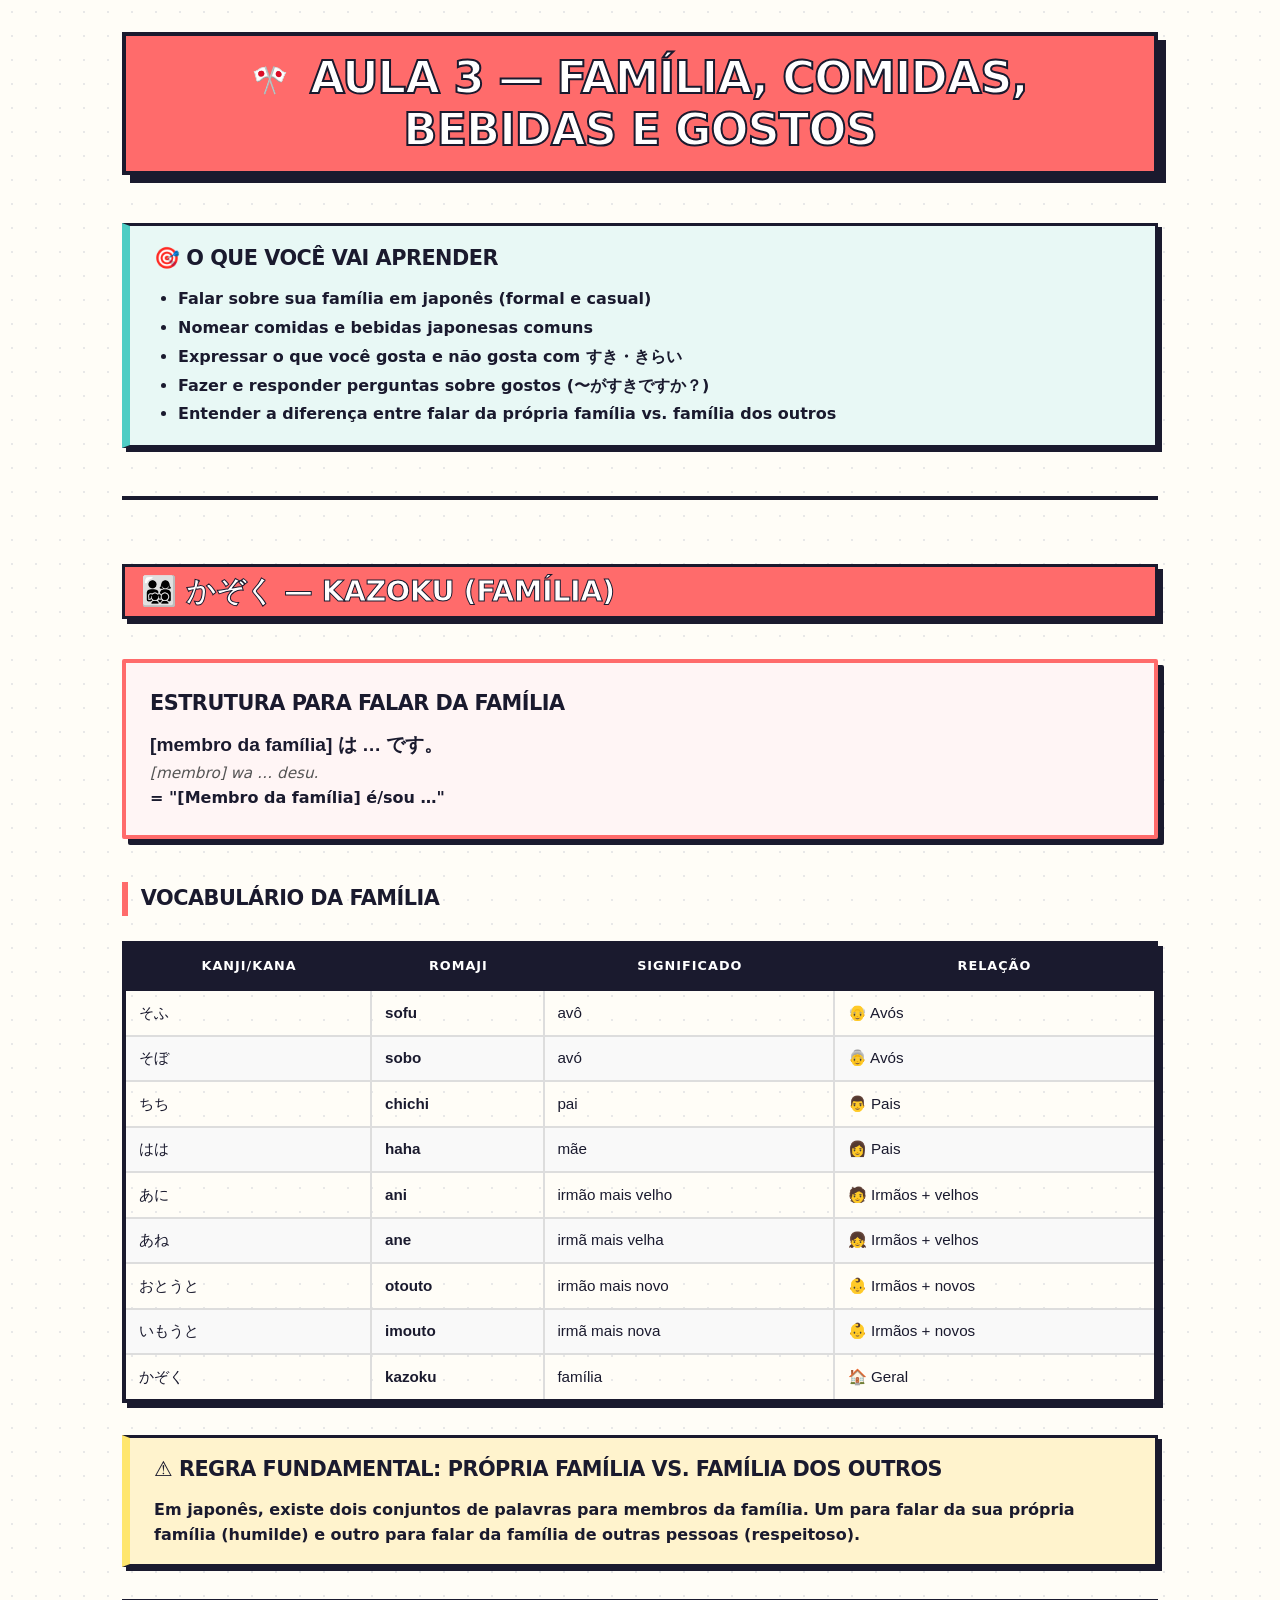
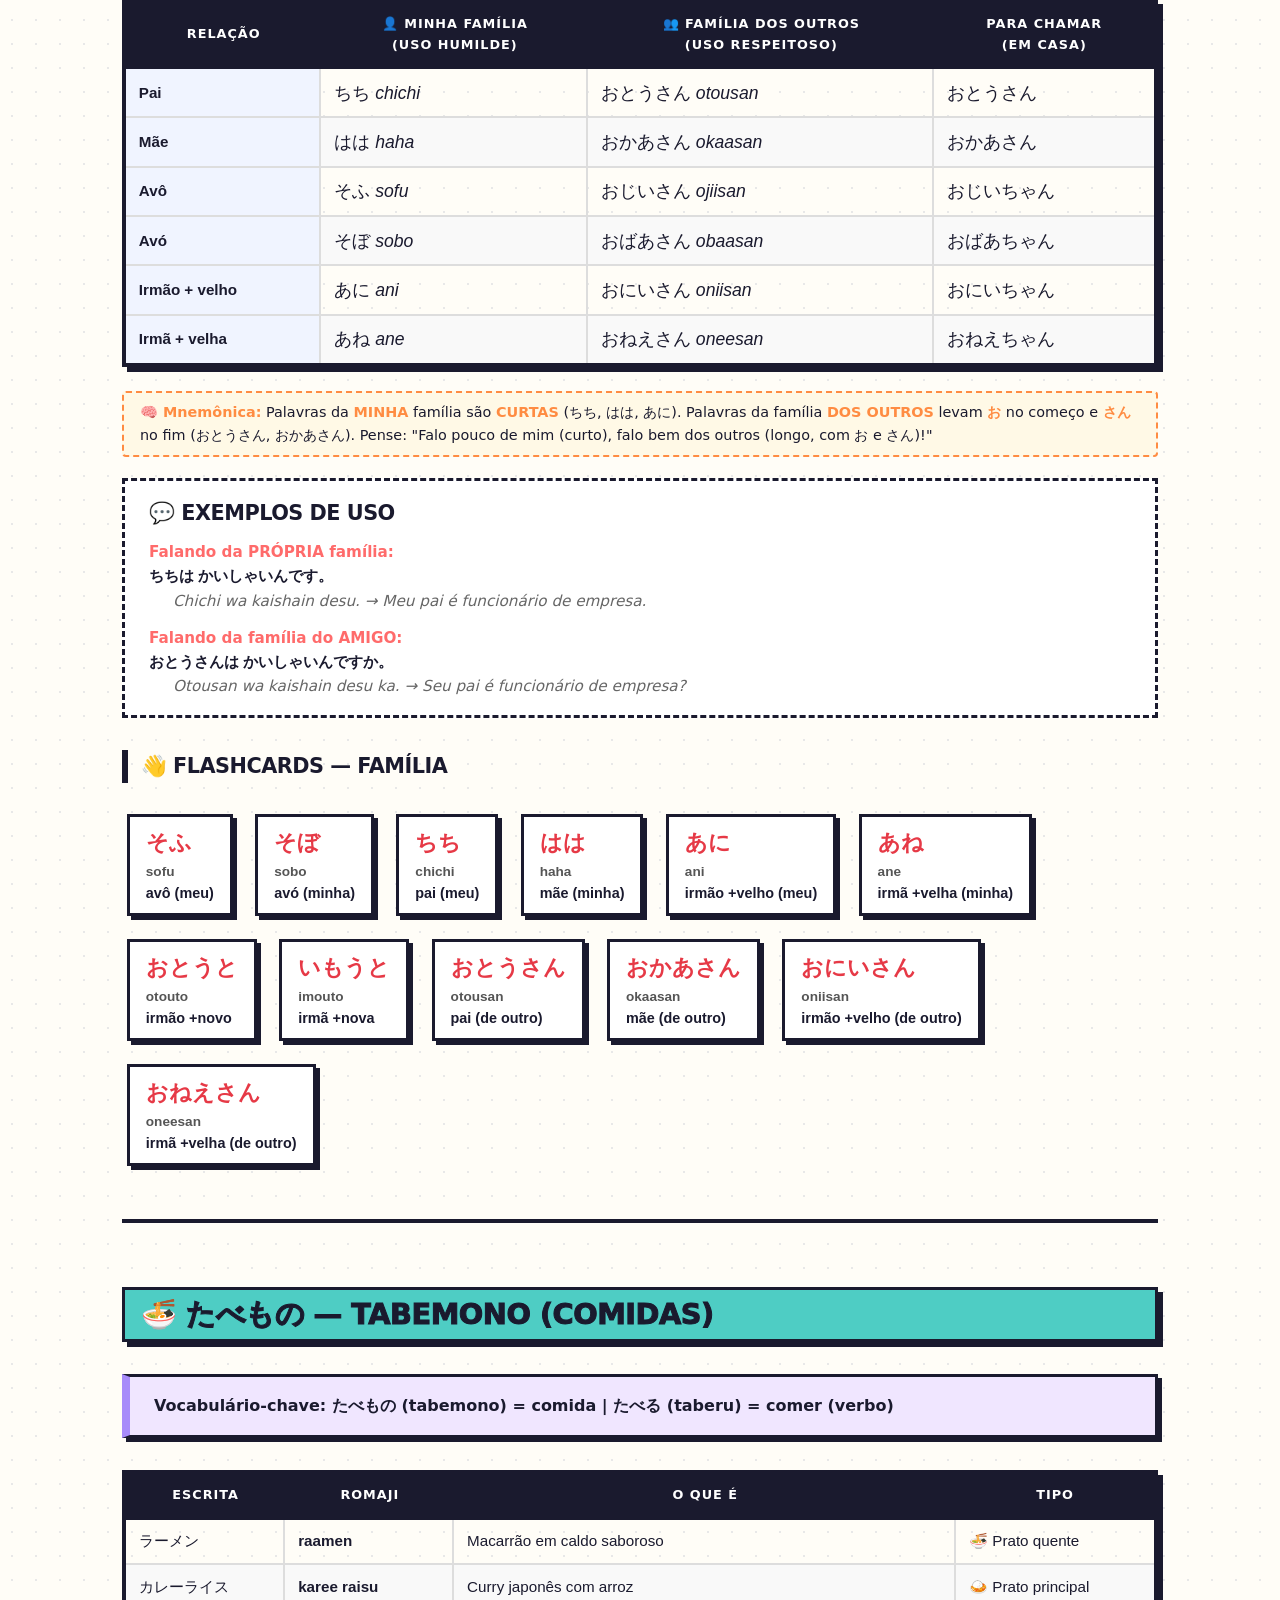
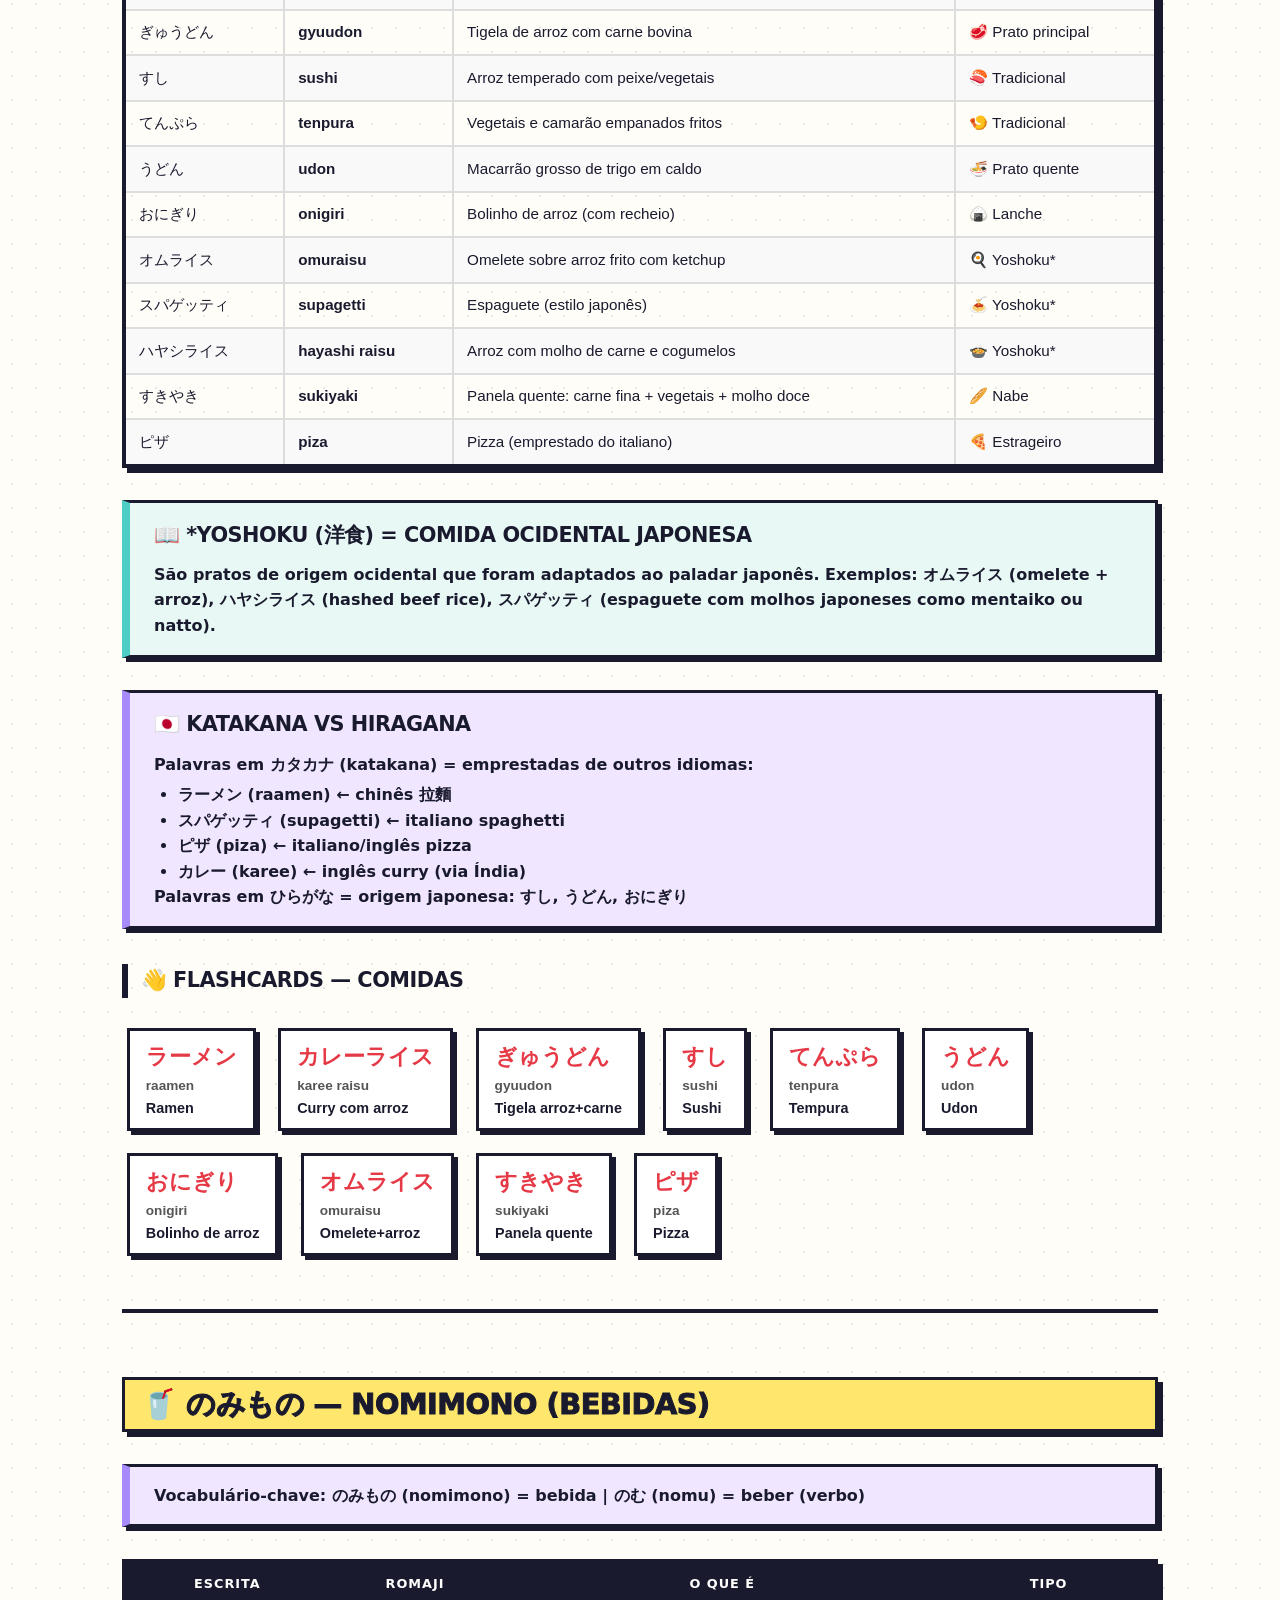
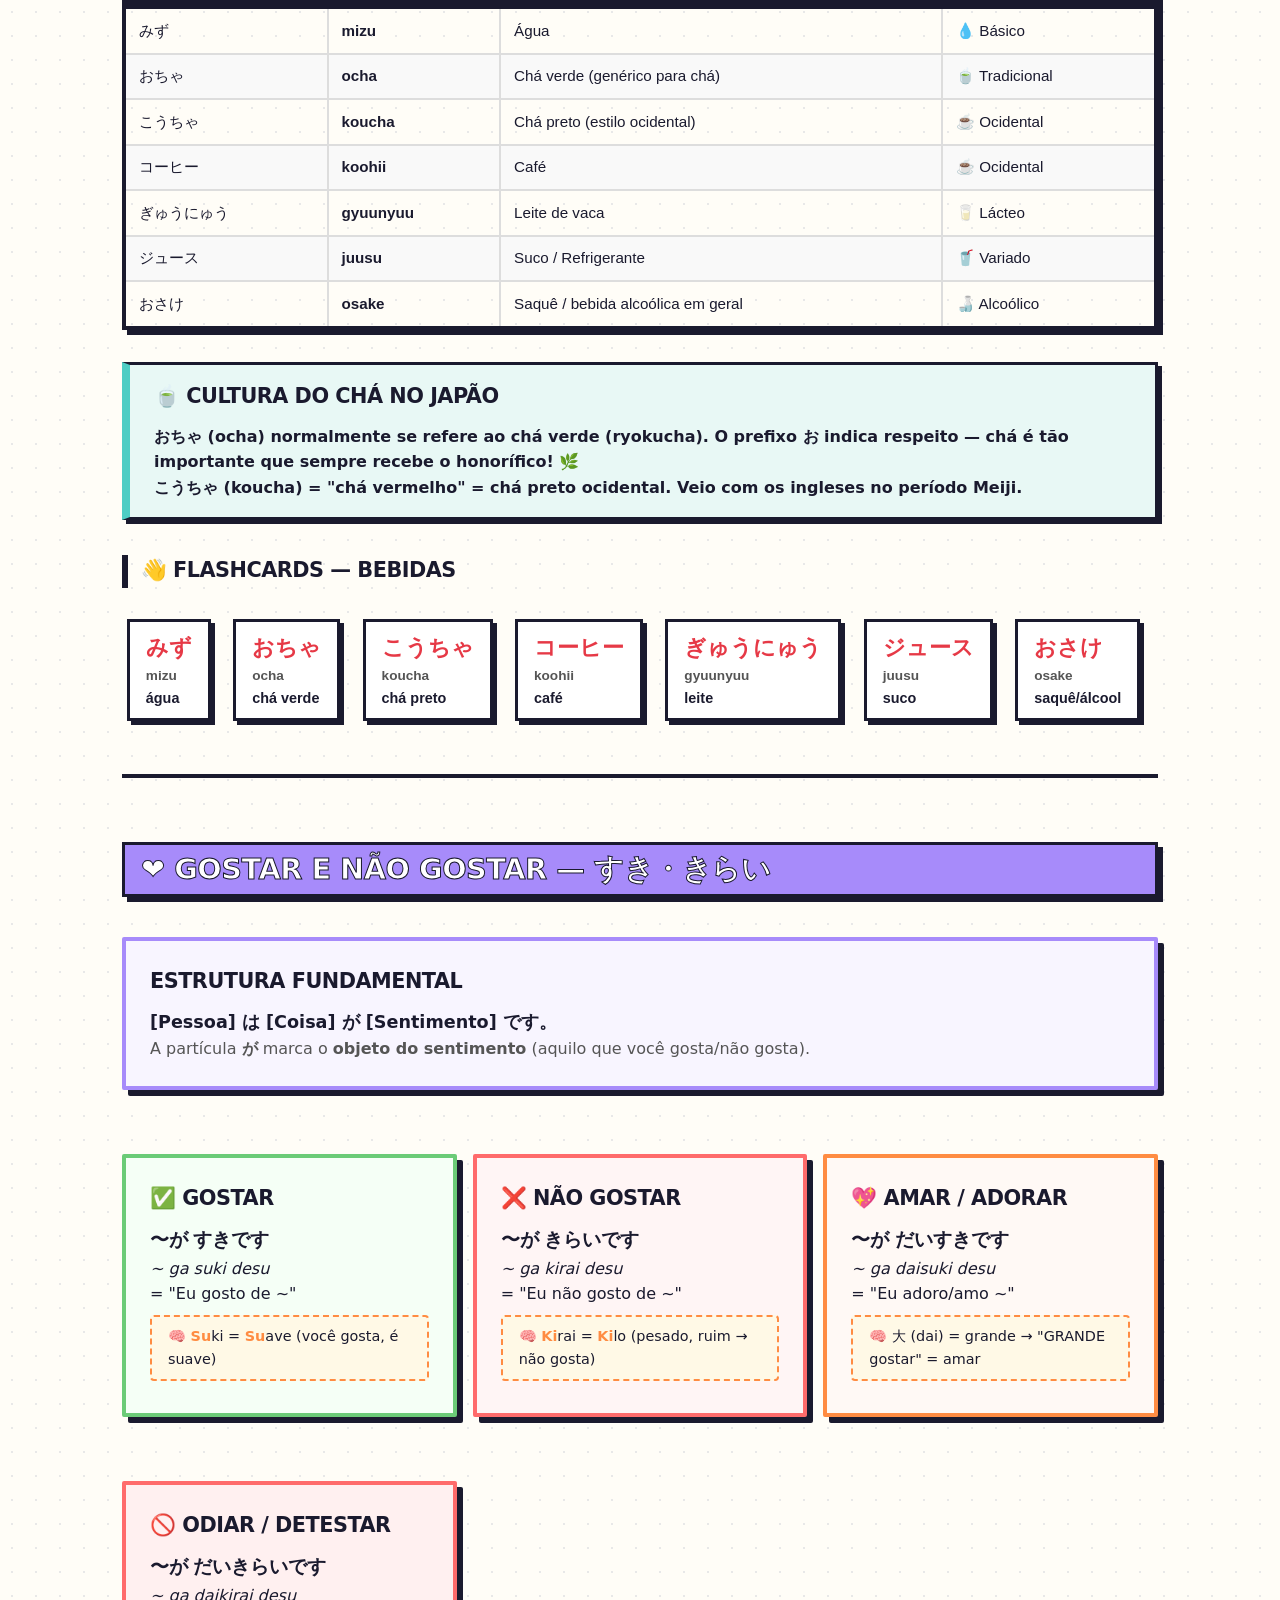
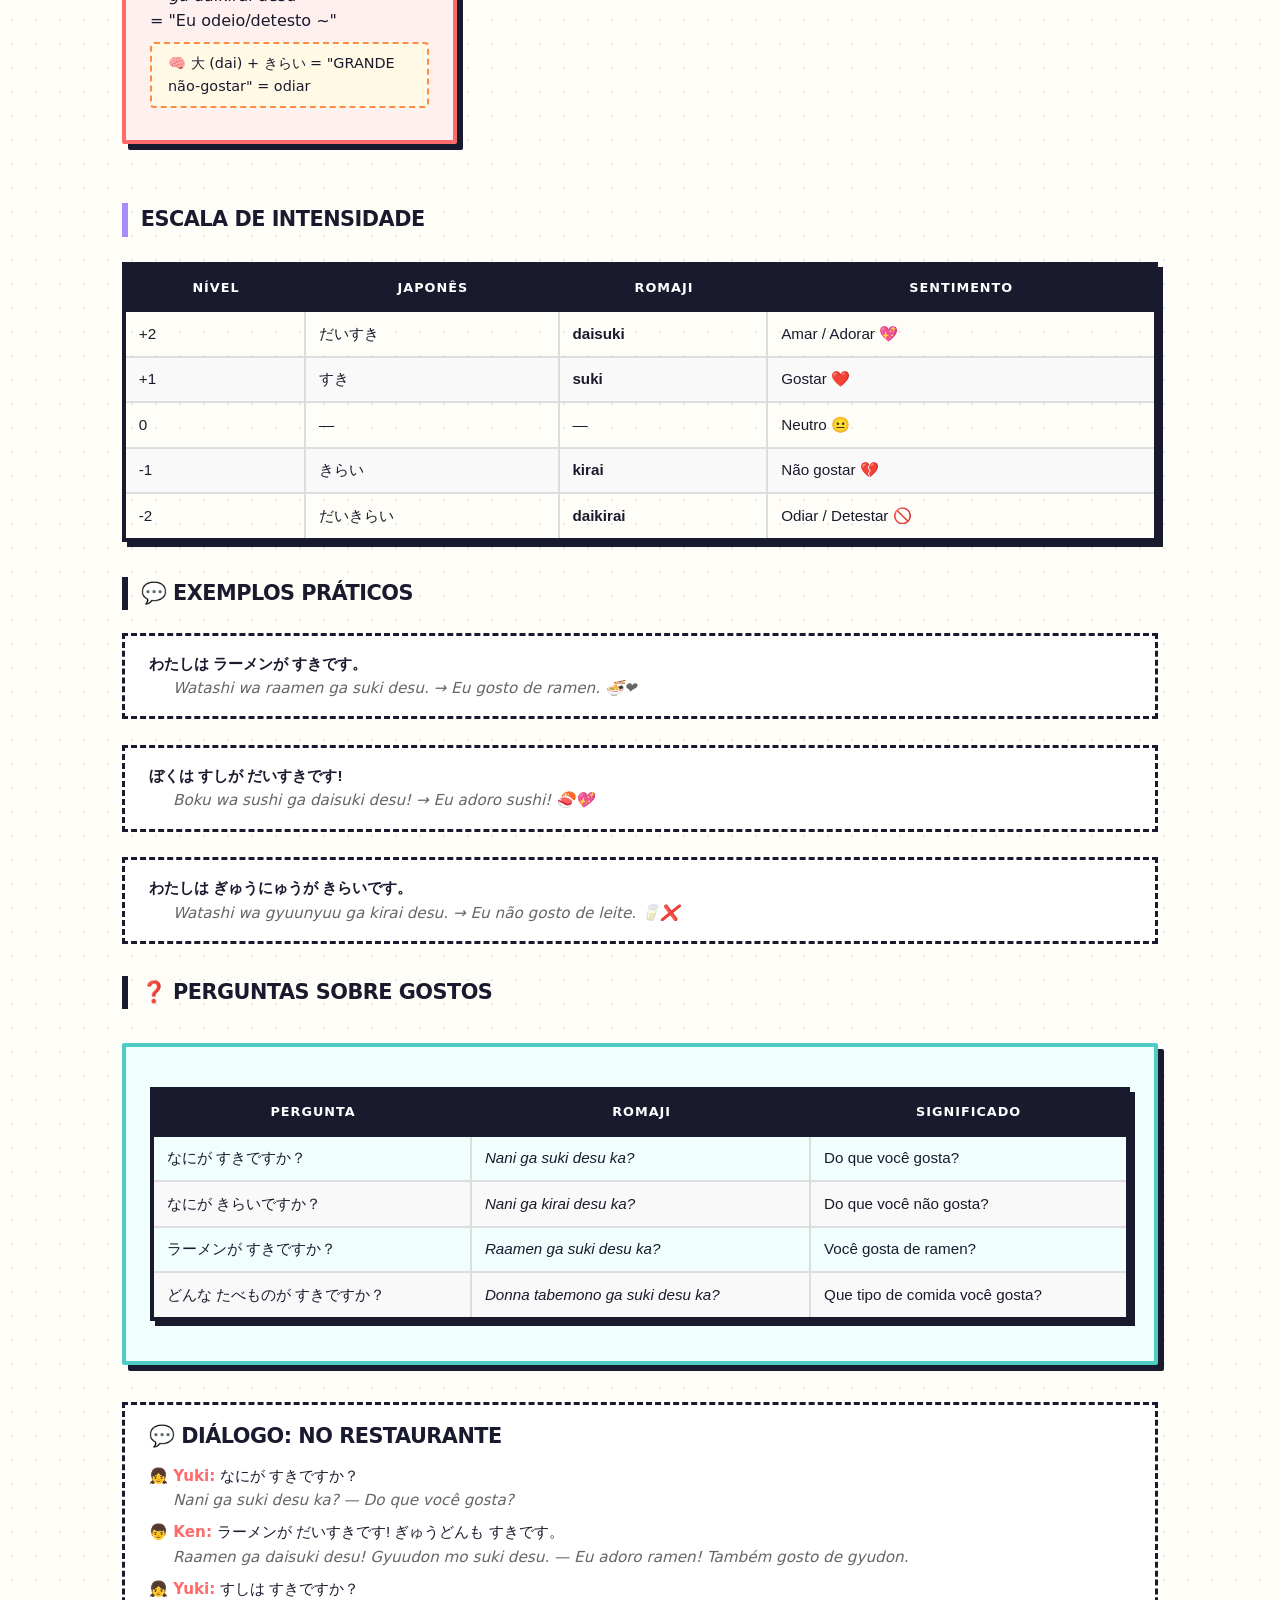
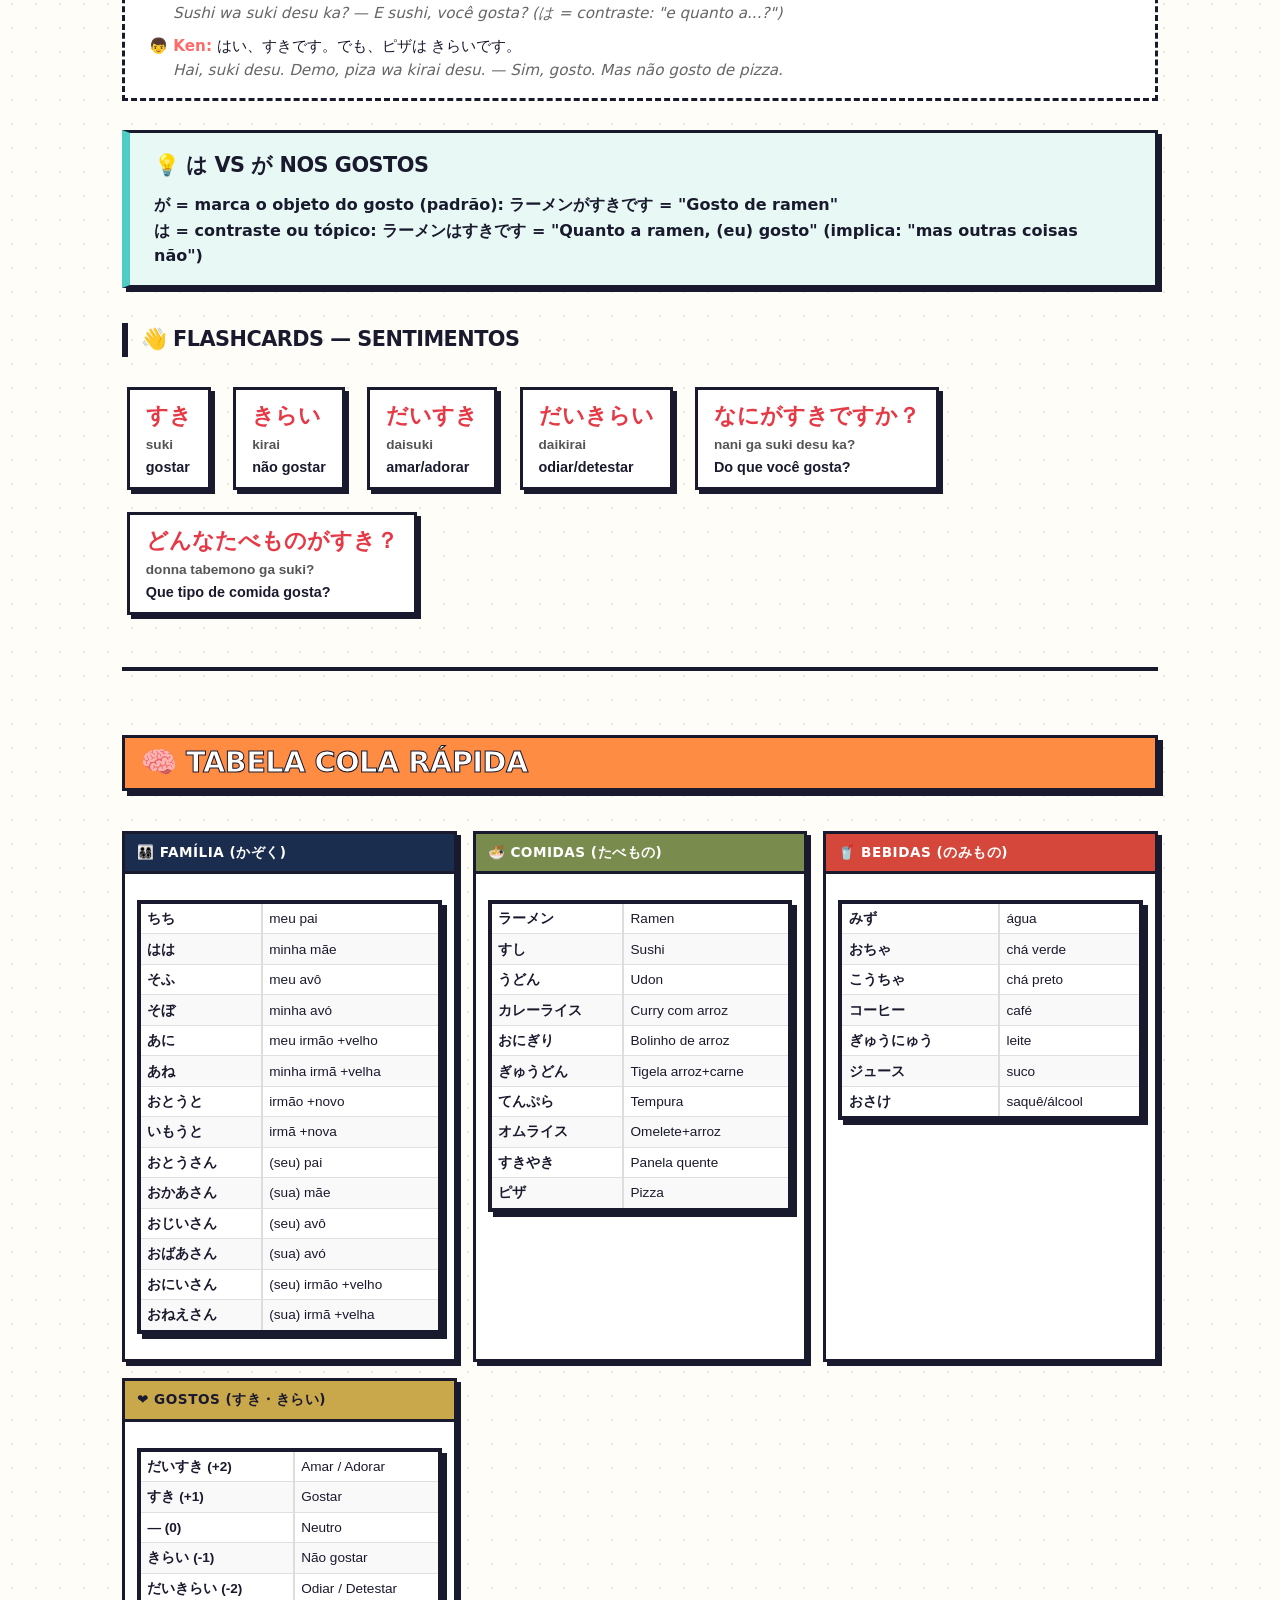
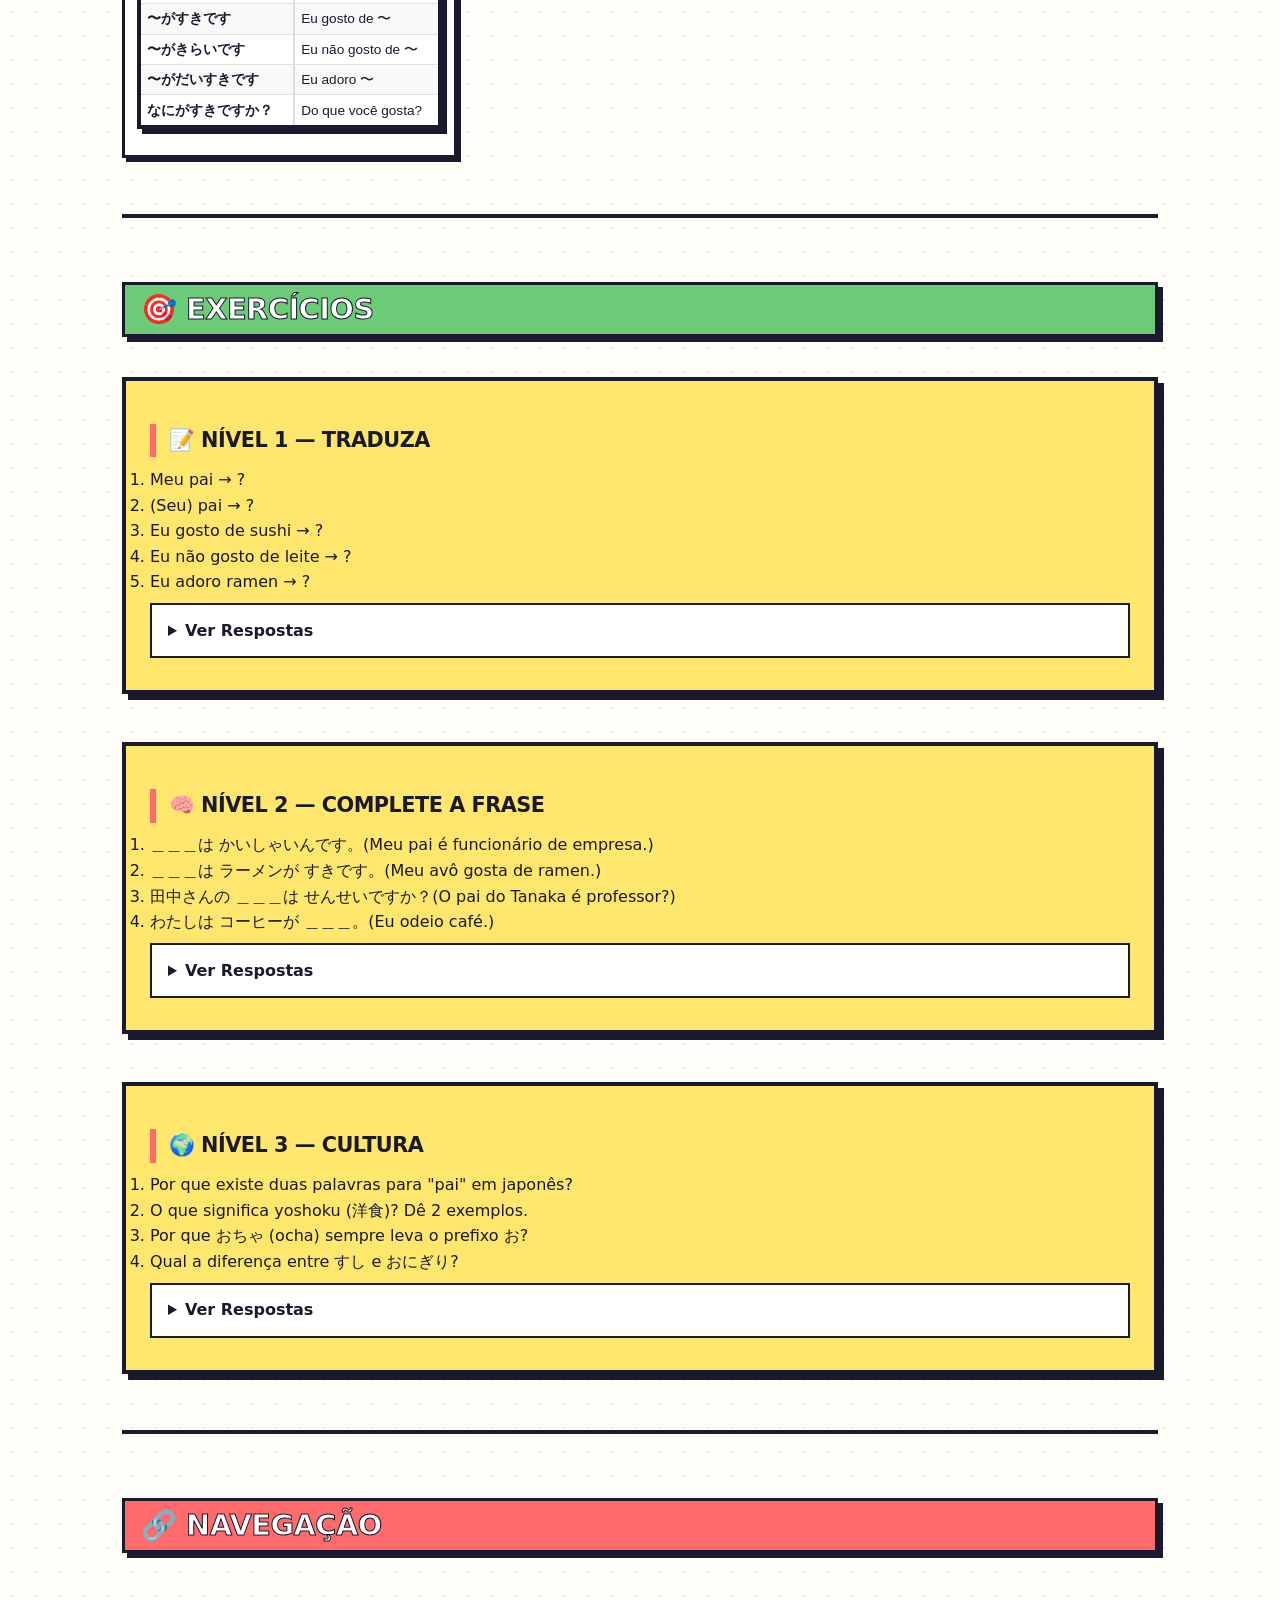
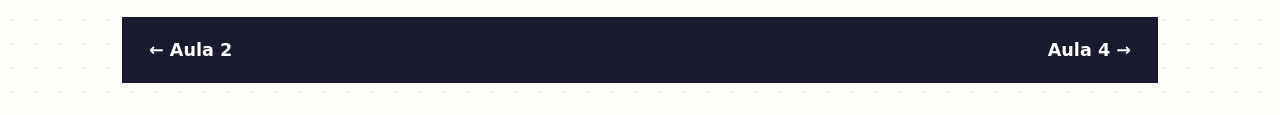
<file: docs/lessons/Aula 3.html>
<!DOCTYPE html>
<html lang="pt-BR">
<head>
<meta charset="UTF-8">
<meta name="viewport" content="width=device-width, initial-scale=1.0">
<title>Aula 3 — Família, Comidas, Bebidas e Gostos</title>
<link rel="stylesheet" href="../css/style.css">
<style>
:root {
  --bg: #FFFDF7;
  --card-bg: #FFFFFF;
  --border: #1A1A2E;
  --shadow: #1A1A2E;
  --text: #1A1A2E;
  --accent1: #FF6B6B;
  --accent2: #4ECDC4;
  --accent3: #FFE66D;
  --accent4: #A78BFA;
  --accent5: #FF8C42;
  --accent6: #6BCB77;
  --accent7: #FFD93D;
  --accent8: #F472B6;
  --font-heading: 'Segoe UI', system-ui, -apple-system, sans-serif;
  --font-body: 'Segoe UI', system-ui, -apple-system, sans-serif;
  --font-jp: 'Hiragino Kaku Gothic ProN', 'Noto Sans JP', 'Yu Gothic', sans-serif;
}

* { box-sizing: border-box; margin: 0; padding: 0; }

body {
  background: var(--bg);
  background-image: radial-gradient(circle, #e8e8e8 1px, transparent 1px);
  background-size: 24px 24px;
  font-family: var(--font-body);
  color: var(--text);
  line-height: 1.6;
  padding: 2rem;
  max-width: 1100px;
  margin: 0 auto;
}

h1 {
  font-size: 2.8rem;
  font-weight: 900;
  text-transform: uppercase;
  letter-spacing: -1px;
  background: var(--accent1);
  color: #fff;
  padding: 1rem 1.5rem;
  border: 4px solid var(--border);
  box-shadow: 8px 8px 0 var(--shadow);
  margin-bottom: 2rem;
  text-align: center;
  -webkit-text-stroke: 2px var(--border);
}

h2 {
  font-size: 1.8rem;
  font-weight: 800;
  margin: 2rem 0 1rem;
  padding: 0.5rem 1rem;
  border: 3px solid var(--border);
  box-shadow: 5px 5px 0 var(--shadow);
  display: inline-block;
}

h3 {
  font-size: 1.3rem;
  font-weight: 700;
  margin: 1.2rem 0 0.6rem;
  padding: 0.3rem 0.8rem;
  border-left: 6px solid var(--border);
}

.card {
  background: var(--card-bg);
  border: 4px solid var(--border);
  box-shadow: 6px 6px 0 var(--shadow);
  padding: 1.5rem;
  margin: 1.5rem 0;
  border-radius: 2px;
}

.card-accent1 { background: #FFF5F5; border-color: var(--accent1); }
.card-accent2 { background: #F0FFFE; border-color: var(--accent2); }
.card-accent3 { background: #FFFEF5; border-color: var(--accent3); }
.card-accent4 { background: #F8F5FF; border-color: var(--accent4); }
.card-accent5 { background: #FFF9F5; border-color: var(--accent5); }
.card-accent6 { background: #F5FFF6; border-color: var(--accent6); }

table {
  width: 100%;
  border-collapse: separate;
  border-spacing: 0;
  border: 4px solid var(--border);
  box-shadow: 5px 5px 0 var(--shadow);
  margin: 1rem 0;
  font-size: 0.95rem;
}

thead th {
  background: var(--border);
  color: #fff;
  font-weight: 800;
  padding: 0.7rem 0.8rem;
  text-transform: uppercase;
  font-size: 0.8rem;
  letter-spacing: 1px;
  border-bottom: 3px solid var(--border);
}

tbody td {
  padding: 0.6rem 0.8rem;
  border-bottom: 2px solid #ddd;
  border-right: 2px solid #ddd;
  font-family: var(--font-jp);
  vertical-align: middle;
}

tbody td:last-child { border-right: none; }
tbody tr:last-child td { border-bottom: none; }

tbody tr:nth-child(even) { background: #f9f9f9; }
tbody tr:hover { background: #FFF3CD; }

.flashcard {
  display: inline-block;
  background: var(--card-bg);
  border: 3px solid var(--border);
  box-shadow: 4px 4px 0 var(--shadow);
  padding: 0.5rem 1rem;
  margin: 0.3rem;
  font-family: var(--font-jp);
  font-size: 1.1rem;
  font-weight: 600;
  transition: transform 0.1s;
  cursor: pointer;
  user-select: none;
}

.flashcard:hover { transform: translate(-2px, -2px); box-shadow: 6px 6px 0 var(--shadow); }

.flashcard .jp { font-size: 1.4rem; color: #E63946; }
.flashcard .romaji { font-size: 0.85rem; color: #555; }
.flashcard .pt { font-size: 0.9rem; color: #1A1A2E; font-weight: 700; }

.tag {
  display: inline-block;
  padding: 0.2rem 0.7rem;
  border: 2px solid var(--border);
  box-shadow: 2px 2px 0 var(--shadow);
  font-size: 0.75rem;
  font-weight: 700;
  text-transform: uppercase;
  margin: 0.2rem;
}

.tag-red { background: var(--accent1); color: #fff; }
.tag-teal { background: var(--accent2); color: #1A1A2E; }
.tag-yellow { background: var(--accent3); color: #1A1A2E; }
.tag-purple { background: var(--accent4); color: #fff; }
.tag-orange { background: var(--accent5); color: #fff; }
.tag-green { background: var(--accent6); color: #fff; }

.quiz {
  background: var(--accent3);
  border: 4px solid var(--border);
  box-shadow: 6px 6px 0 var(--shadow);
  padding: 1.5rem;
  margin: 1.5rem 0;
}

.quiz h3 { border-left-color: var(--accent1); }

.quiz details {
  margin: 0.5rem 0;
  padding: 0.5rem 1rem;
  background: #fff;
  border: 2px solid var(--border);
}
.quiz summary { font-weight: 700; cursor: pointer; padding: 0.3rem 0; }
.quiz details[open] { background: #FFF5F5; border-color: var(--accent1); }

.cheatsheet {
  background: #1A1A2E;
  color: #00FF88;
  font-family: 'Courier New', monospace;
  border: 4px solid #00FF88;
  box-shadow: 6px 6px 0 #00FF8844;
  padding: 1.5rem;
  margin: 1.5rem 0;
  font-size: 0.9rem;
  white-space: pre-wrap;
  line-height: 1.5;
}

.info-box {
  padding: 1rem 1.5rem;
  margin: 1rem 0;
  border: 3px solid var(--border);
  box-shadow: 4px 4px 0 var(--shadow);
  font-weight: 600;
}

.info-tip { background: #E8F8F5; border-left: 8px solid var(--accent2); }
.info-warn { background: #FFF3CD; border-left: 8px solid var(--accent3); }
.info-danger { background: #FFE5E5; border-left: 8px solid var(--accent1); }
.info-note { background: #F0E6FF; border-left: 8px solid var(--accent4); }

.example-dialog {
  background: #fff;
  border: 3px dashed var(--border);
  padding: 1rem 1.5rem;
  margin: 0.8rem 0;
  font-size: 0.95rem;
}

.example-dialog .speaker { font-weight: 800; color: var(--accent1); }
.example-dialog .jp-text { font-family: var(--font-jp); }
.example-dialog .translation { color: #666; font-style: italic; margin-left: 1.5rem; }

.section-badge { display: inline-block; font-size: 1.8rem; margin-right: 0.5rem; vertical-align: middle; }

hr { border: 2px solid var(--border); margin: 2rem 0; }

.op-words { display: flex; flex-wrap: wrap; gap: 0.8rem; margin: 1rem 0; }

nav.footer-nav {
  display: flex; justify-content: space-between; margin-top: 3rem;
  padding: 1rem 1.5rem; background: var(--border); border: 3px solid var(--border);
}
nav.footer-nav a { color: #fff; font-weight: 800; text-decoration: none; font-size: 1.1rem; }
nav.footer-nav a:hover { text-decoration: underline; }

.mnemonic {
  background: #FFF9E6; border: 2px dashed var(--accent5);
  padding: 0.5rem 1rem; margin: 0.5rem 0; font-size: 0.9rem; border-radius: 4px;
}
.mnemonic strong { color: var(--accent5); }

.compare-table td:first-child { background: #f0f4ff; font-weight: 700; }

@media (max-width: 768px) {
  body { padding: 1rem; }
  h1 { font-size: 2rem; }
  table { font-size: 0.8rem; }
  td, th { padding: 0.4rem; }
}

.info-box h3 { border-left: none; padding-left: 0; margin-top: 0; }
.info-box h4 { margin-bottom: 0.3rem; }
.card h3 { border-left: none; padding-left: 0; margin-top: 0; }
.example-dialog h3 { border-left: none; padding-left: 0; margin-top: 0; }
.example-dialog h4 { margin-bottom: 0.3rem; }
</style>
</head>
<body>

<h1><span class="section-badge">&#x1F38C;</span> Aula 3 — Família, Comidas, Bebidas e Gostos</h1>

<div class="info-box info-tip">
  <h3>&#x1F3AF; O que você vai aprender</h3>
  <ul style="margin: 0.5rem 0 0 1.5rem; line-height: 1.8;">
    <li>Falar sobre sua <strong>família</strong> em japonês (formal e casual)</li>
    <li>Nomear <strong>comidas e bebidas</strong> japonesas comuns</li>
    <li>Expressar o que você <strong>gosta e não gosta</strong> com すき・きらい</li>
    <li>Fazer e responder <strong>perguntas sobre gostos</strong> (〜がすきですか？)</li>
    <li>Entender a <strong>diferença entre falar da própria família vs. família dos outros</strong></li>
  </ul>
</div>

<hr>

<!-- ===== SECTION 1: FAMÍLIA ===== -->
<h2 style="background: var(--accent1); color: #fff; -webkit-text-stroke: 1px var(--border);">
  &#x1F468;&#x200D;&#x1F469;&#x200D;&#x1F467;&#x200D;&#x1F466; かぞく — Kazoku (Família)
</h2>

<div class="card card-accent1">
  <h3>Estrutura para Falar da Família</h3>
  <p style="font-family: var(--font-jp); font-size: 1.2rem; font-weight: 700;">[membro da família] は … です。</p>
  <p style="font-size: 0.95rem; color: #555;"><em>[membro] wa … desu.</em></p>
  <p style="font-weight: 700;">= "[Membro da família] é/sou …"</p>
</div>

<h3 style="border-left-color: var(--accent1);">Vocabulário da Família</h3>

<table>
  <thead>
    <tr><th>Kanji/Kana</th><th>Romaji</th><th>Significado</th><th>Relação</th></tr>
  </thead>
  <tbody>
    <tr><td>そふ</td><td><strong>sofu</strong></td><td>avô</td><td>&#x1F474; Avós</td></tr>
    <tr><td>そぼ</td><td><strong>sobo</strong></td><td>avó</td><td>&#x1F475; Avós</td></tr>
    <tr><td>ちち</td><td><strong>chichi</strong></td><td>pai</td><td>&#x1F468; Pais</td></tr>
    <tr><td>はは</td><td><strong>haha</strong></td><td>mãe</td><td>&#x1F469; Pais</td></tr>
    <tr><td>あに</td><td><strong>ani</strong></td><td>irmão mais velho</td><td>&#x1F9D1; Irmãos + velhos</td></tr>
    <tr><td>あね</td><td><strong>ane</strong></td><td>irmã mais velha</td><td>&#x1F467; Irmãos + velhos</td></tr>
    <tr><td>おとうと</td><td><strong>otouto</strong></td><td>irmão mais novo</td><td>&#x1F476; Irmãos + novos</td></tr>
    <tr><td>いもうと</td><td><strong>imouto</strong></td><td>irmã mais nova</td><td>&#x1F476; Irmãos + novos</td></tr>
    <tr><td>かぞく</td><td><strong>kazoku</strong></td><td>família</td><td>&#x1F3E0; Geral</td></tr>
  </tbody>
</table>

<!-- CRITICAL: Formal vs Casual family terms -->
<div class="info-box info-warn">
  <h3>&#x26A0;&#xFE0F; REGRA FUNDAMENTAL: Própria Família vs. Família dos Outros</h3>
  <p>Em japonês, existe <strong>dois conjuntos de palavras</strong> para membros da família. Um para falar da <strong>sua própria família</strong> (humilde) e outro para falar da <strong>família de outras pessoas</strong> (respeitoso).</p>
</div>

<table class="compare-table">
  <thead>
    <tr><th>Relação</th><th>&#x1F464; Minha Família<br>(uso humilde)</th><th>&#x1F465; Família dos Outros<br>(uso respeitoso)</th><th>Para Chamar<br>(em casa)</th></tr>
  </thead>
  <tbody>
    <tr>
      <td>Pai</td>
      <td style="font-size:1.1rem;">ちち <em>chichi</em></td>
      <td style="font-size:1.1rem;">おとうさん <em>otousan</em></td>
      <td style="font-size:1.1rem;">おとうさん</td>
    </tr>
    <tr>
      <td>Mãe</td>
      <td style="font-size:1.1rem;">はは <em>haha</em></td>
      <td style="font-size:1.1rem;">おかあさん <em>okaasan</em></td>
      <td style="font-size:1.1rem;">おかあさん</td>
    </tr>
    <tr>
      <td>Avô</td>
      <td style="font-size:1.1rem;">そふ <em>sofu</em></td>
      <td style="font-size:1.1rem;">おじいさん <em>ojiisan</em></td>
      <td style="font-size:1.1rem;">おじいちゃん</td>
    </tr>
    <tr>
      <td>Avó</td>
      <td style="font-size:1.1rem;">そぼ <em>sobo</em></td>
      <td style="font-size:1.1rem;">おばあさん <em>obaasan</em></td>
      <td style="font-size:1.1rem;">おばあちゃん</td>
    </tr>
    <tr>
      <td>Irmão + velho</td>
      <td style="font-size:1.1rem;">あに <em>ani</em></td>
      <td style="font-size:1.1rem;">おにいさん <em>oniisan</em></td>
      <td style="font-size:1.1rem;">おにいちゃん</td>
    </tr>
    <tr>
      <td>Irmã + velha</td>
      <td style="font-size:1.1rem;">あね <em>ane</em></td>
      <td style="font-size:1.1rem;">おねえさん <em>oneesan</em></td>
      <td style="font-size:1.1rem;">おねえちゃん</td>
    </tr>
  </tbody>
</table>

<div class="mnemonic">
  <strong>&#x1F9E0; Mnemônica:</strong> Palavras da <strong>MINHA</strong> família são <strong>CURTAS</strong> (ちち, はは, あに). Palavras da família <strong>DOS OUTROS</strong> levam <strong>お</strong> no começo e <strong>さん</strong> no fim (おとうさん, おかあさん). Pense: "Falo pouco de mim (curto), falo bem dos outros (longo, com お e さん)!"
</div>

<div class="example-dialog">
  <h3>&#x1F4AC; Exemplos de Uso</h3>

  <p><span class="speaker">Falando da PRÓPRIA família:</span></p>
  <p class="jp-text"><strong>ちちは かいしゃいんです。</strong></p>
  <p class="translation"><em>Chichi wa kaishain desu.</em> → Meu pai é funcionário de empresa.</p>

  <p style="margin-top:0.8rem;"><span class="speaker">Falando da família do AMIGO:</span></p>
  <p class="jp-text"><strong>おとうさんは かいしゃいんですか。</strong></p>
  <p class="translation"><em>Otousan wa kaishain desu ka.</em> → Seu pai é funcionário de empresa?</p>
</div>

<h3>&#x1F44B; Flashcards — Família</h3>
<div class="op-words">
  <div class="flashcard"><div class="jp">そふ</div><div class="romaji">sofu</div><div class="pt">avô (meu)</div></div>
  <div class="flashcard"><div class="jp">そぼ</div><div class="romaji">sobo</div><div class="pt">avó (minha)</div></div>
  <div class="flashcard"><div class="jp">ちち</div><div class="romaji">chichi</div><div class="pt">pai (meu)</div></div>
  <div class="flashcard"><div class="jp">はは</div><div class="romaji">haha</div><div class="pt">mãe (minha)</div></div>
  <div class="flashcard"><div class="jp">あに</div><div class="romaji">ani</div><div class="pt">irmão +velho (meu)</div></div>
  <div class="flashcard"><div class="jp">あね</div><div class="romaji">ane</div><div class="pt">irmã +velha (minha)</div></div>
  <div class="flashcard"><div class="jp">おとうと</div><div class="romaji">otouto</div><div class="pt">irmão +novo</div></div>
  <div class="flashcard"><div class="jp">いもうと</div><div class="romaji">imouto</div><div class="pt">irmã +nova</div></div>
  <div class="flashcard"><div class="jp">おとうさん</div><div class="romaji">otousan</div><div class="pt">pai (de outro)</div></div>
  <div class="flashcard"><div class="jp">おかあさん</div><div class="romaji">okaasan</div><div class="pt">mãe (de outro)</div></div>
  <div class="flashcard"><div class="jp">おにいさん</div><div class="romaji">oniisan</div><div class="pt">irmão +velho (de outro)</div></div>
  <div class="flashcard"><div class="jp">おねえさん</div><div class="romaji">oneesan</div><div class="pt">irmã +velha (de outro)</div></div>
</div>

<hr>

<!-- ===== SECTION 2: COMIDAS ===== -->
<h2 style="background: var(--accent2); color: #1A1A2E; -webkit-text-stroke: 1px var(--border);">
  &#x1F35C; たべもの — Tabemono (Comidas)
</h2>

<div class="info-box info-note">
  <strong>Vocabulário-chave:</strong>
  <span style="font-family: var(--font-jp);">たべもの</span> (tabemono) = <strong>comida</strong> |
  <span style="font-family: var(--font-jp);">たべる</span> (taberu) = comer (verbo)
</div>

<table>
  <thead><tr><th>Escrita</th><th>Romaji</th><th>O que é</th><th>Tipo</th></tr></thead>
  <tbody>
    <tr><td>ラーメン</td><td><strong>raamen</strong></td><td>Macarrão em caldo saboroso</td><td>&#x1F35C; Prato quente</td></tr>
    <tr><td>カレーライス</td><td><strong>karee raisu</strong></td><td>Curry japonês com arroz</td><td>&#x1F35B; Prato principal</td></tr>
    <tr><td>ぎゅうどん</td><td><strong>gyuudon</strong></td><td>Tigela de arroz com carne bovina</td><td>&#x1F969; Prato principal</td></tr>
    <tr><td>すし</td><td><strong>sushi</strong></td><td>Arroz temperado com peixe/vegetais</td><td>&#x1F363; Tradicional</td></tr>
    <tr><td>てんぷら</td><td><strong>tenpura</strong></td><td>Vegetais e camarão empanados fritos</td><td>&#x1F364; Tradicional</td></tr>
    <tr><td>うどん</td><td><strong>udon</strong></td><td>Macarrão grosso de trigo em caldo</td><td>&#x1F35C; Prato quente</td></tr>
    <tr><td>おにぎり</td><td><strong>onigiri</strong></td><td>Bolinho de arroz (com recheio)</td><td>&#x1F359; Lanche</td></tr>
    <tr><td>オムライス</td><td><strong>omuraisu</strong></td><td>Omelete sobre arroz frito com ketchup</td><td>&#x1F373; Yoshoku*</td></tr>
    <tr><td>スパゲッティ</td><td><strong>supagetti</strong></td><td>Espaguete (estilo japonês)</td><td>&#x1F35D; Yoshoku*</td></tr>
    <tr><td>ハヤシライス</td><td><strong>hayashi raisu</strong></td><td>Arroz com molho de carne e cogumelos</td><td>&#x1F372; Yoshoku*</td></tr>
    <tr><td>すきやき</td><td><strong>sukiyaki</strong></td><td>Panela quente: carne fina + vegetais + molho doce</td><td>&#x1F956; Nabe</td></tr>
    <tr><td>ピザ</td><td><strong>piza</strong></td><td>Pizza (emprestado do italiano)</td><td>&#x1F355; Estrageiro</td></tr>
  </tbody>
</table>

<div class="info-box info-tip">
  <h3>&#x1F4D6; *Yoshoku (洋食) = Comida Ocidental Japonesa</h3>
  <p>São pratos de origem ocidental que foram <strong>adaptados ao paladar japonês</strong>. Exemplos: オムライス (omelete + arroz), ハヤシライス (hashed beef rice), スパゲッティ (espaguete com molhos japoneses como mentaiko ou natto).</p>
</div>

<div class="info-box info-note">
  <h3>&#x1F1EF;&#x1F1F5; Katakana vs Hiragana</h3>
  <p>Palavras em <strong>カタカナ</strong> (katakana) = emprestadas de outros idiomas:</p>
  <ul style="margin:0.3rem 0 0 1.5rem;">
    <li>ラーメン (raamen) ← chinês 拉麵</li>
    <li>スパゲッティ (supagetti) ← italiano spaghetti</li>
    <li>ピザ (piza) ← italiano/inglês pizza</li>
    <li>カレー (karee) ← inglês curry (via Índia)</li>
  </ul>
  <p>Palavras em <strong>ひらがな</strong> = origem japonesa: すし, うどん, おにぎり</p>
</div>

<h3>&#x1F44B; Flashcards — Comidas</h3>
<div class="op-words">
  <div class="flashcard"><div class="jp">ラーメン</div><div class="romaji">raamen</div><div class="pt">Ramen</div></div>
  <div class="flashcard"><div class="jp">カレーライス</div><div class="romaji">karee raisu</div><div class="pt">Curry com arroz</div></div>
  <div class="flashcard"><div class="jp">ぎゅうどん</div><div class="romaji">gyuudon</div><div class="pt">Tigela arroz+carne</div></div>
  <div class="flashcard"><div class="jp">すし</div><div class="romaji">sushi</div><div class="pt">Sushi</div></div>
  <div class="flashcard"><div class="jp">てんぷら</div><div class="romaji">tenpura</div><div class="pt">Tempura</div></div>
  <div class="flashcard"><div class="jp">うどん</div><div class="romaji">udon</div><div class="pt">Udon</div></div>
  <div class="flashcard"><div class="jp">おにぎり</div><div class="romaji">onigiri</div><div class="pt">Bolinho de arroz</div></div>
  <div class="flashcard"><div class="jp">オムライス</div><div class="romaji">omuraisu</div><div class="pt">Omelete+arroz</div></div>
  <div class="flashcard"><div class="jp">すきやき</div><div class="romaji">sukiyaki</div><div class="pt">Panela quente</div></div>
  <div class="flashcard"><div class="jp">ピザ</div><div class="romaji">piza</div><div class="pt">Pizza</div></div>
</div>

<hr>

<!-- ===== SECTION 3: BEBIDAS ===== -->
<h2 style="background: var(--accent3); color: #1A1A2E; -webkit-text-stroke: 1px var(--border);">
  &#x1F964; のみもの — Nomimono (Bebidas)
</h2>

<div class="info-box info-note">
  <strong>Vocabulário-chave:</strong>
  <span style="font-family: var(--font-jp);">のみもの</span> (nomimono) = <strong>bebida</strong> |
  <span style="font-family: var(--font-jp);">のむ</span> (nomu) = beber (verbo)
</div>

<table>
  <thead><tr><th>Escrita</th><th>Romaji</th><th>O que é</th><th>Tipo</th></tr></thead>
  <tbody>
    <tr><td>みず</td><td><strong>mizu</strong></td><td>Água</td><td>&#x1F4A7; Básico</td></tr>
    <tr><td>おちゃ</td><td><strong>ocha</strong></td><td>Chá verde (genérico para chá)</td><td>&#x1F375; Tradicional</td></tr>
    <tr><td>こうちゃ</td><td><strong>koucha</strong></td><td>Chá preto (estilo ocidental)</td><td>&#x2615; Ocidental</td></tr>
    <tr><td>コーヒー</td><td><strong>koohii</strong></td><td>Café</td><td>&#x2615; Ocidental</td></tr>
    <tr><td>ぎゅうにゅう</td><td><strong>gyuunyuu</strong></td><td>Leite de vaca</td><td>&#x1F95B; Lácteo</td></tr>
    <tr><td>ジュース</td><td><strong>juusu</strong></td><td>Suco / Refrigerante</td><td>&#x1F964; Variado</td></tr>
    <tr><td>おさけ</td><td><strong>osake</strong></td><td>Saquê / bebida alcoólica em geral</td><td>&#x1F376; Alcoólico</td></tr>
  </tbody>
</table>

<div class="info-box info-tip">
  <h3>&#x1F375; Cultura do Chá no Japão</h3>
  <p><strong>おちゃ (ocha)</strong> normalmente se refere ao <strong>chá verde</strong> (ryokucha). O prefixo <strong>お</strong> indica respeito — chá é tão importante que sempre recebe o honorífico! &#x1F33F;</p>
  <p>こうちゃ (koucha) = "chá vermelho" = chá preto ocidental. Veio com os ingleses no período Meiji.</p>
</div>

<h3>&#x1F44B; Flashcards — Bebidas</h3>
<div class="op-words">
  <div class="flashcard"><div class="jp">みず</div><div class="romaji">mizu</div><div class="pt">água</div></div>
  <div class="flashcard"><div class="jp">おちゃ</div><div class="romaji">ocha</div><div class="pt">chá verde</div></div>
  <div class="flashcard"><div class="jp">こうちゃ</div><div class="romaji">koucha</div><div class="pt">chá preto</div></div>
  <div class="flashcard"><div class="jp">コーヒー</div><div class="romaji">koohii</div><div class="pt">café</div></div>
  <div class="flashcard"><div class="jp">ぎゅうにゅう</div><div class="romaji">gyuunyuu</div><div class="pt">leite</div></div>
  <div class="flashcard"><div class="jp">ジュース</div><div class="romaji">juusu</div><div class="pt">suco</div></div>
  <div class="flashcard"><div class="jp">おさけ</div><div class="romaji">osake</div><div class="pt">saquê/álcool</div></div>
</div>

<hr>

<!-- ===== SECTION 4: GOSTAR E NÃO GOSTAR ===== -->
<h2 style="background: var(--accent4); color: #fff; -webkit-text-stroke: 1px var(--border);">
  &#x2764;&#xFE0F; Gostar e Não Gostar — すき・きらい
</h2>

<div class="card card-accent4">
  <h3>Estrutura Fundamental</h3>
  <p style="font-size:1.1rem;"><strong>[Pessoa] は [Coisa] が [Sentimento] です。</strong></p>
  <p style="color:#555;">A partícula <strong>が</strong> marca o <strong>objeto do sentimento</strong> (aquilo que você gosta/não gosta).</p>
</div>

<div style="display:grid; grid-template-columns: repeat(auto-fit, minmax(280px, 1fr)); gap: 1rem; margin: 1rem 0;">

  <div class="card card-accent6">
    <h3>&#x2705; GOSTAR</h3>
    <p style="font-family:var(--font-jp);font-size:1.2rem;font-weight:700;">〜が すきです</p>
    <p><em>~ ga suki desu</em></p>
    <p>= "Eu gosto de ~"</p>
    <div class="mnemonic"><strong>&#x1F9E0;</strong> <strong>Su</strong>ki = <strong>Su</strong>ave (você gosta, é suave)</div>
  </div>

  <div class="card card-accent1">
    <h3>&#x274C; NÃO GOSTAR</h3>
    <p style="font-family:var(--font-jp);font-size:1.2rem;font-weight:700;">〜が きらいです</p>
    <p><em>~ ga kirai desu</em></p>
    <p>= "Eu não gosto de ~"</p>
    <div class="mnemonic"><strong>&#x1F9E0;</strong> <strong>Ki</strong>rai = <strong>Ki</strong>lo (pesado, ruim → não gosta)</div>
  </div>

  <div class="card card-accent5">
    <h3>&#x1F496; AMAR / ADORAR</h3>
    <p style="font-family:var(--font-jp);font-size:1.2rem;font-weight:700;">〜が だいすきです</p>
    <p><em>~ ga daisuki desu</em></p>
    <p>= "Eu adoro/amo ~"</p>
    <div class="mnemonic"><strong>&#x1F9E0;</strong> 大 (dai) = grande → "GRANDE gostar" = amar</div>
  </div>

  <div class="card" style="border-color:var(--accent1);background:#fff0f0;">
    <h3>&#x1F6AB; ODIAR / DETESTAR</h3>
    <p style="font-family:var(--font-jp);font-size:1.2rem;font-weight:700;">〜が だいきらいです</p>
    <p><em>~ ga daikirai desu</em></p>
    <p>= "Eu odeio/detesto ~"</p>
    <div class="mnemonic"><strong>&#x1F9E0;</strong> 大 (dai) + きらい = "GRANDE não-gostar" = odiar</div>
  </div>

</div>

<h3 style="border-left-color: var(--accent4);">Escala de Intensidade</h3>
<table>
  <thead><tr><th>Nível</th><th>Japonês</th><th>Romaji</th><th>Sentimento</th></tr></thead>
  <tbody>
    <tr><td>+2</td><td>だいすき</td><td><strong>daisuki</strong></td><td>Amar / Adorar &#x1F496;</td></tr>
    <tr><td>+1</td><td>すき</td><td><strong>suki</strong></td><td>Gostar &#x2764;&#xFE0F;</td></tr>
    <tr><td>0</td><td>—</td><td>—</td><td>Neutro &#x1F610;</td></tr>
    <tr><td>-1</td><td>きらい</td><td><strong>kirai</strong></td><td>Não gostar &#x1F494;</td></tr>
    <tr><td>-2</td><td>だいきらい</td><td><strong>daikirai</strong></td><td>Odiar / Detestar &#x1F6AB;</td></tr>
  </tbody>
</table>

<h3>&#x1F4AC; Exemplos Práticos</h3>
<div class="example-dialog">
  <p class="jp-text"><strong>わたしは ラーメンが すきです。</strong></p>
  <p class="translation"><em>Watashi wa raamen ga suki desu.</em> → Eu gosto de ramen. &#x1F35C;&#x2764;&#xFE0F;</p>
</div>
<div class="example-dialog">
  <p class="jp-text"><strong>ぼくは すしが だいすきです!</strong></p>
  <p class="translation"><em>Boku wa sushi ga daisuki desu!</em> → Eu adoro sushi! &#x1F363;&#x1F496;</p>
</div>
<div class="example-dialog">
  <p class="jp-text"><strong>わたしは ぎゅうにゅうが きらいです。</strong></p>
  <p class="translation"><em>Watashi wa gyuunyuu ga kirai desu.</em> → Eu não gosto de leite. &#x1F95B;&#x274C;</p>
</div>

<h3>&#x2753; Perguntas sobre Gostos</h3>
<div class="card card-accent2">
  <table>
    <thead><tr><th>Pergunta</th><th>Romaji</th><th>Significado</th></tr></thead>
    <tbody>
      <tr><td>なにが すきですか？</td><td><em>Nani ga suki desu ka?</em></td><td>Do que você gosta?</td></tr>
      <tr><td>なにが きらいですか？</td><td><em>Nani ga kirai desu ka?</em></td><td>Do que você não gosta?</td></tr>
      <tr><td>ラーメンが すきですか？</td><td><em>Raamen ga suki desu ka?</em></td><td>Você gosta de ramen?</td></tr>
      <tr><td>どんな たべものが すきですか？</td><td><em>Donna tabemono ga suki desu ka?</em></td><td>Que tipo de comida você gosta?</td></tr>
    </tbody>
  </table>
</div>

<div class="example-dialog">
  <h3>&#x1F4AC; Diálogo: No Restaurante</h3>
  <p><span class="speaker">&#x1F467; Yuki:</span> <span class="jp-text">なにが すきですか？</span></p>
  <p class="translation"><em>Nani ga suki desu ka?</em> — Do que você gosta?</p>

  <p style="margin-top:0.5rem;"><span class="speaker">&#x1F466; Ken:</span> <span class="jp-text">ラーメンが だいすきです! ぎゅうどんも すきです。</span></p>
  <p class="translation"><em>Raamen ga daisuki desu! Gyuudon mo suki desu.</em> — Eu adoro ramen! Também gosto de gyudon.</p>

  <p style="margin-top:0.5rem;"><span class="speaker">&#x1F467; Yuki:</span> <span class="jp-text">すしは すきですか？</span></p>
  <p class="translation"><em>Sushi wa suki desu ka?</em> — E sushi, você gosta? (は = contraste: "e quanto a...?")</p>

  <p style="margin-top:0.5rem;"><span class="speaker">&#x1F466; Ken:</span> <span class="jp-text">はい、すきです。でも、ピザは きらいです。</span></p>
  <p class="translation"><em>Hai, suki desu. Demo, piza wa kirai desu.</em> — Sim, gosto. Mas não gosto de pizza.</p>
</div>

<div class="info-box info-tip">
  <h3>&#x1F4A1; は vs が nos Gostos</h3>
  <p><strong>が</strong> = marca o objeto do gosto (padrão): ラーメン<strong>が</strong>すきです = "Gosto de ramen"</p>
  <p><strong>は</strong> = contraste ou tópico: ラーメン<strong>は</strong>すきです = "Quanto a ramen, (eu) gosto" (implica: "mas outras coisas não")</p>
</div>

<h3>&#x1F44B; Flashcards — Sentimentos</h3>
<div class="op-words">
  <div class="flashcard"><div class="jp">すき</div><div class="romaji">suki</div><div class="pt">gostar</div></div>
  <div class="flashcard"><div class="jp">きらい</div><div class="romaji">kirai</div><div class="pt">não gostar</div></div>
  <div class="flashcard"><div class="jp">だいすき</div><div class="romaji">daisuki</div><div class="pt">amar/adorar</div></div>
  <div class="flashcard"><div class="jp">だいきらい</div><div class="romaji">daikirai</div><div class="pt">odiar/detestar</div></div>
  <div class="flashcard"><div class="jp">なにがすきですか？</div><div class="romaji">nani ga suki desu ka?</div><div class="pt">Do que você gosta?</div></div>
  <div class="flashcard"><div class="jp">どんなたべものがすき？</div><div class="romaji">donna tabemono ga suki?</div><div class="pt">Que tipo de comida gosta?</div></div>
</div>

<hr>

<!-- ===== SECTION 5: COLA RÁPIDA ===== -->
<h2 style="background: var(--accent5); color: #fff; -webkit-text-stroke: 1px var(--border);">
  &#x1F9E0; Tabela Cola Rápida
</h2>

<div class="cheatsheet-grid">

  <div class="cheatsheet-card">
    <div class="cheatsheet-card__header cheatsheet-card__header--indigo">&#x1F468;&#x200D;&#x1F469;&#x200D;&#x1F467;&#x200D;&#x1F466; Família (かぞく)</div>
    <div class="cheatsheet-card__body">
      <table>
        <tr><td>ちち</td><td>meu pai</td></tr>
        <tr><td>はは</td><td>minha mãe</td></tr>
        <tr><td>そふ</td><td>meu avô</td></tr>
        <tr><td>そぼ</td><td>minha avó</td></tr>
        <tr><td>あに</td><td>meu irmão +velho</td></tr>
        <tr><td>あね</td><td>minha irmã +velha</td></tr>
        <tr><td>おとうと</td><td>irmão +novo</td></tr>
        <tr><td>いもうと</td><td>irmã +nova</td></tr>
        <tr><td>おとうさん</td><td>(seu) pai</td></tr>
        <tr><td>おかあさん</td><td>(sua) mãe</td></tr>
        <tr><td>おじいさん</td><td>(seu) avô</td></tr>
        <tr><td>おばあさん</td><td>(sua) avó</td></tr>
        <tr><td>おにいさん</td><td>(seu) irmão +velho</td></tr>
        <tr><td>おねえさん</td><td>(sua) irmã +velha</td></tr>
      </table>
    </div>
  </div>

  <div class="cheatsheet-card">
    <div class="cheatsheet-card__header cheatsheet-card__header--matcha">&#x1F35C; Comidas (たべもの)</div>
    <div class="cheatsheet-card__body">
      <table>
        <tr><td>ラーメン</td><td>Ramen</td></tr>
        <tr><td>すし</td><td>Sushi</td></tr>
        <tr><td>うどん</td><td>Udon</td></tr>
        <tr><td>カレーライス</td><td>Curry com arroz</td></tr>
        <tr><td>おにぎり</td><td>Bolinho de arroz</td></tr>
        <tr><td>ぎゅうどん</td><td>Tigela arroz+carne</td></tr>
        <tr><td>てんぷら</td><td>Tempura</td></tr>
        <tr><td>オムライス</td><td>Omelete+arroz</td></tr>
        <tr><td>すきやき</td><td>Panela quente</td></tr>
        <tr><td>ピザ</td><td>Pizza</td></tr>
      </table>
    </div>
  </div>

  <div class="cheatsheet-card">
    <div class="cheatsheet-card__header cheatsheet-card__header--vermillion">&#x1F964; Bebidas (のみもの)</div>
    <div class="cheatsheet-card__body">
      <table>
        <tr><td>みず</td><td>água</td></tr>
        <tr><td>おちゃ</td><td>chá verde</td></tr>
        <tr><td>こうちゃ</td><td>chá preto</td></tr>
        <tr><td>コーヒー</td><td>café</td></tr>
        <tr><td>ぎゅうにゅう</td><td>leite</td></tr>
        <tr><td>ジュース</td><td>suco</td></tr>
        <tr><td>おさけ</td><td>saquê/álcool</td></tr>
      </table>
    </div>
  </div>

  <div class="cheatsheet-card">
    <div class="cheatsheet-card__header cheatsheet-card__header--gold">&#x2764;&#xFE0F; Gostos (すき・きらい)</div>
    <div class="cheatsheet-card__body">
      <table>
        <tr><td>だいすき (+2)</td><td>Amar / Adorar</td></tr>
        <tr><td>すき (+1)</td><td>Gostar</td></tr>
        <tr><td>— (0)</td><td>Neutro</td></tr>
        <tr><td>きらい (-1)</td><td>Não gostar</td></tr>
        <tr><td>だいきらい (-2)</td><td>Odiar / Detestar</td></tr>
        <tr><td>〜がすきです</td><td>Eu gosto de 〜</td></tr>
        <tr><td>〜がきらいです</td><td>Eu não gosto de 〜</td></tr>
        <tr><td>〜がだいすきです</td><td>Eu adoro 〜</td></tr>
        <tr><td>なにがすきですか？</td><td>Do que você gosta?</td></tr>
      </table>
    </div>
  </div>

</div>

<hr>

<!-- ===== SECTION 6: EXERCÍCIOS ===== -->
<h2 style="background: var(--accent6); color: #fff; -webkit-text-stroke: 1px var(--border);">
  &#x1F3AF; Exercícios
</h2>

<div class="quiz">
  <h3>&#x1F4DD; Nível 1 — Traduza</h3>
  <ol>
    <li>Meu pai → ?</li>
    <li>(Seu) pai → ?</li>
    <li>Eu gosto de sushi → ?</li>
    <li>Eu não gosto de leite → ?</li>
    <li>Eu adoro ramen → ?</li>
  </ol>
  <details><summary>Ver Respostas</summary>
    <ol>
      <li>ちち (chichi)</li>
      <li>おとうさん (otousan)</li>
      <li>わたしは すしが すきです (watashi wa sushi ga suki desu)</li>
      <li>わたしは ぎゅうにゅうが きらいです (watashi wa gyuunyuu ga kirai desu)</li>
      <li>わたしは ラーメンが だいすきです (watashi wa raamen ga daisuki desu)</li>
    </ol>
  </details>
</div>

<div class="quiz">
  <h3>&#x1F9E0; Nível 2 — Complete a Frase</h3>
  <ol>
    <li>＿＿＿は かいしゃいんです。(Meu pai é funcionário de empresa.)</li>
    <li>＿＿＿は ラーメンが すきです。(Meu avô gosta de ramen.)</li>
    <li>田中さんの ＿＿＿は せんせいですか？(O pai do Tanaka é professor?)</li>
    <li>わたしは コーヒーが ＿＿＿。(Eu odeio café.)</li>
  </ol>
  <details><summary>Ver Respostas</summary>
    <ol>
      <li><strong>ちち</strong> (chichi) — falando do próprio pai</li>
      <li><strong>そふ</strong> (sofu) — falando do próprio avô</li>
      <li><strong>おとうさん</strong> (otousan) — falando do pai de outra pessoa</li>
      <li><strong>だいきらいです</strong> (daikirai desu) — odiar/detestar</li>
    </ol>
  </details>
</div>

<div class="quiz">
  <h3>&#x1F30D; Nível 3 — Cultura</h3>
  <ol>
    <li>Por que existe duas palavras para "pai" em japonês?</li>
    <li>O que significa yoshoku (洋食)? Dê 2 exemplos.</li>
    <li>Por que おちゃ (ocha) sempre leva o prefixo お?</li>
    <li>Qual a diferença entre すし e おにぎり?</li>
  </ol>
  <details><summary>Ver Respostas</summary>
    <ol>
      <li>Uma para falar da <strong>própria família</strong> (humilde: ちち) e outra para falar da <strong>família dos outros</strong> (respeitosa: おとうさん). Reflete a cultura japonesa de hierarquia e modéstia.</li>
      <li><strong>Comida ocidental adaptada ao Japão.</strong> Ex: オムライス (omelete+arroz), ハヤシライス (hashed beef rice), スパゲッティ (espaguete estilo japonês).</li>
      <li>O chá é <strong>culturalmente sagrado</strong> no Japão. O お é um prefixo honorífico que demonstra respeito. Tirar o お seria como falar "chazinho" sem o "zinho" — não é errado, mas soa seco.</li>
      <li>すし = arroz temperado com vinagre + peixe/vegetais (técnica de conservação). おにぎり = bolinho de arroz simples (sem vinagre), geralmente com recheio (umeboshi, salmão) e envolto em alga. Mais cotidiano e caseiro.</li>
    </ol>
  </details>
</div>

<hr>

<h2 style="background: var(--accent1); color: #fff; -webkit-text-stroke: 1px var(--border);">
  &#x1F517; Navegação
</h2>

<nav class="footer-nav">
  <a href="Aula 2.html">&larr; Aula 2</a>
  <a href="Aula 4.html">Aula 4 &rarr;</a>
</nav>

</body>
</html>
</file>
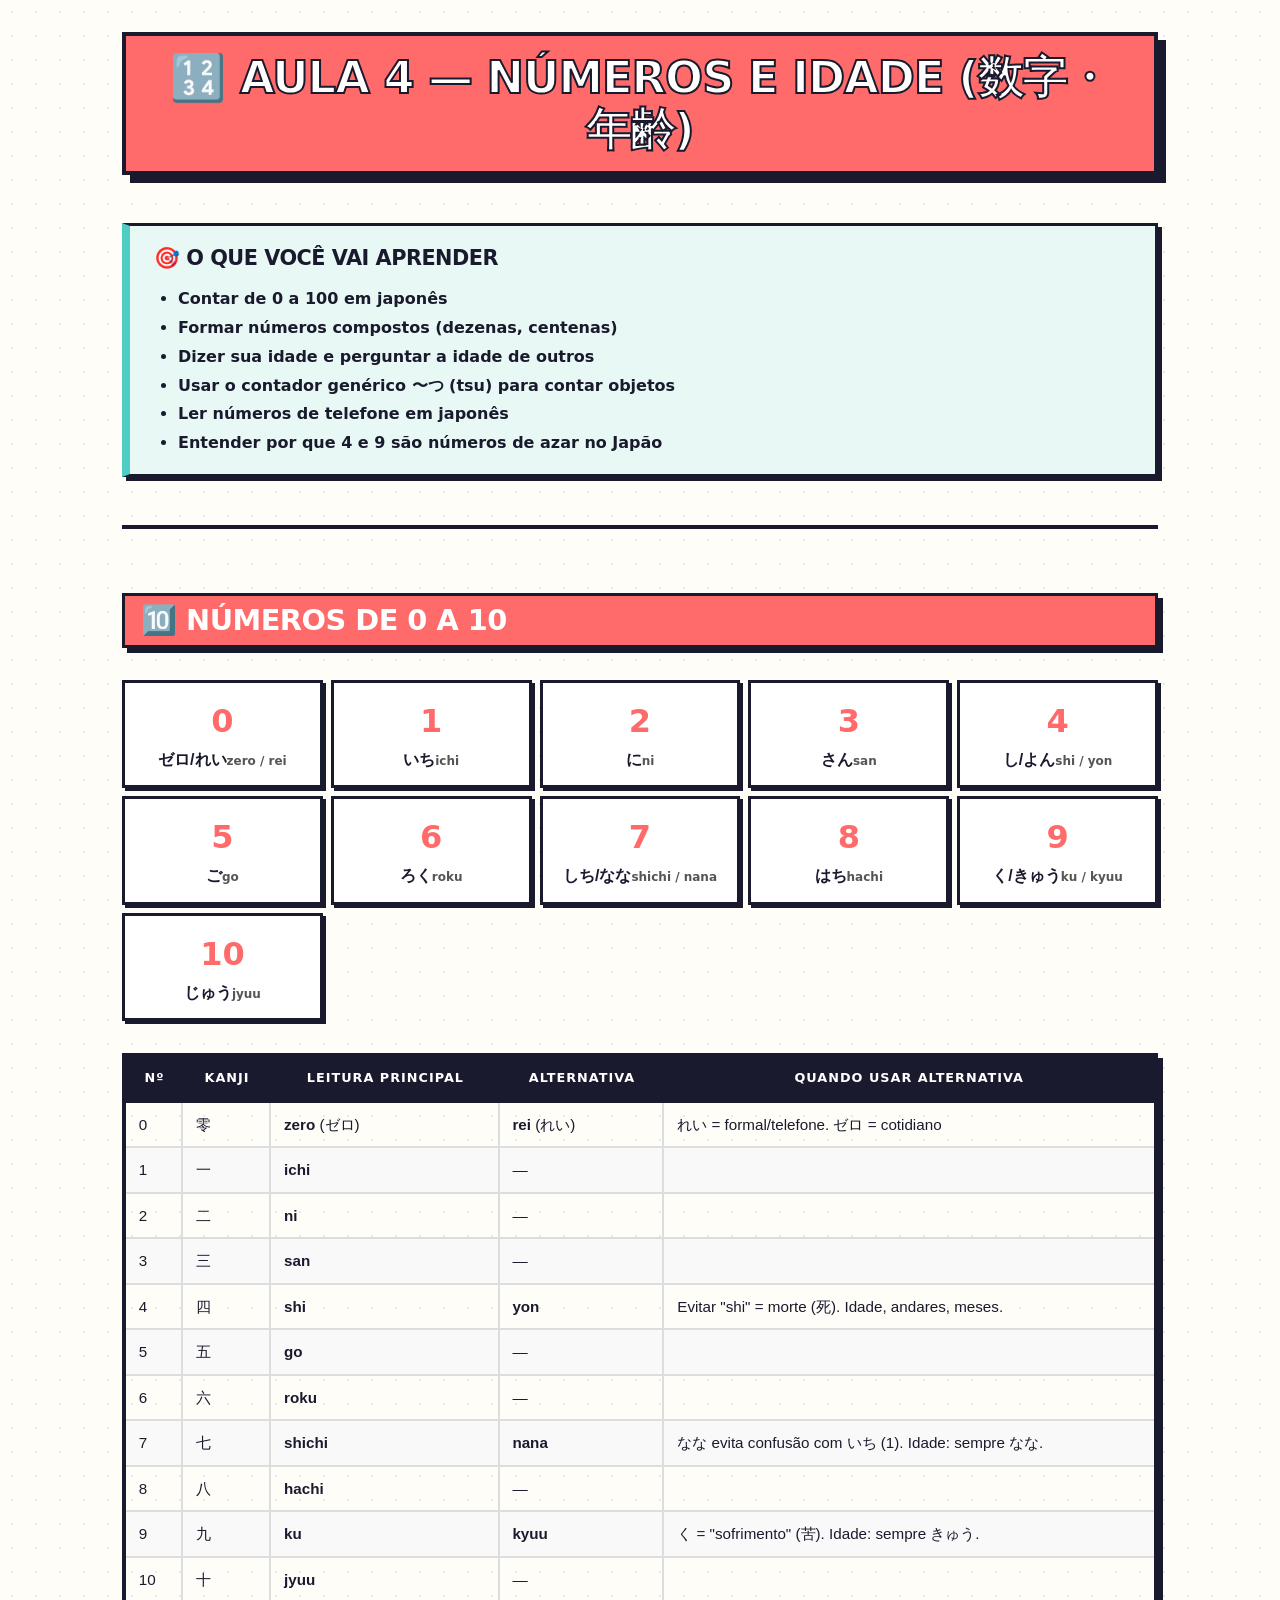
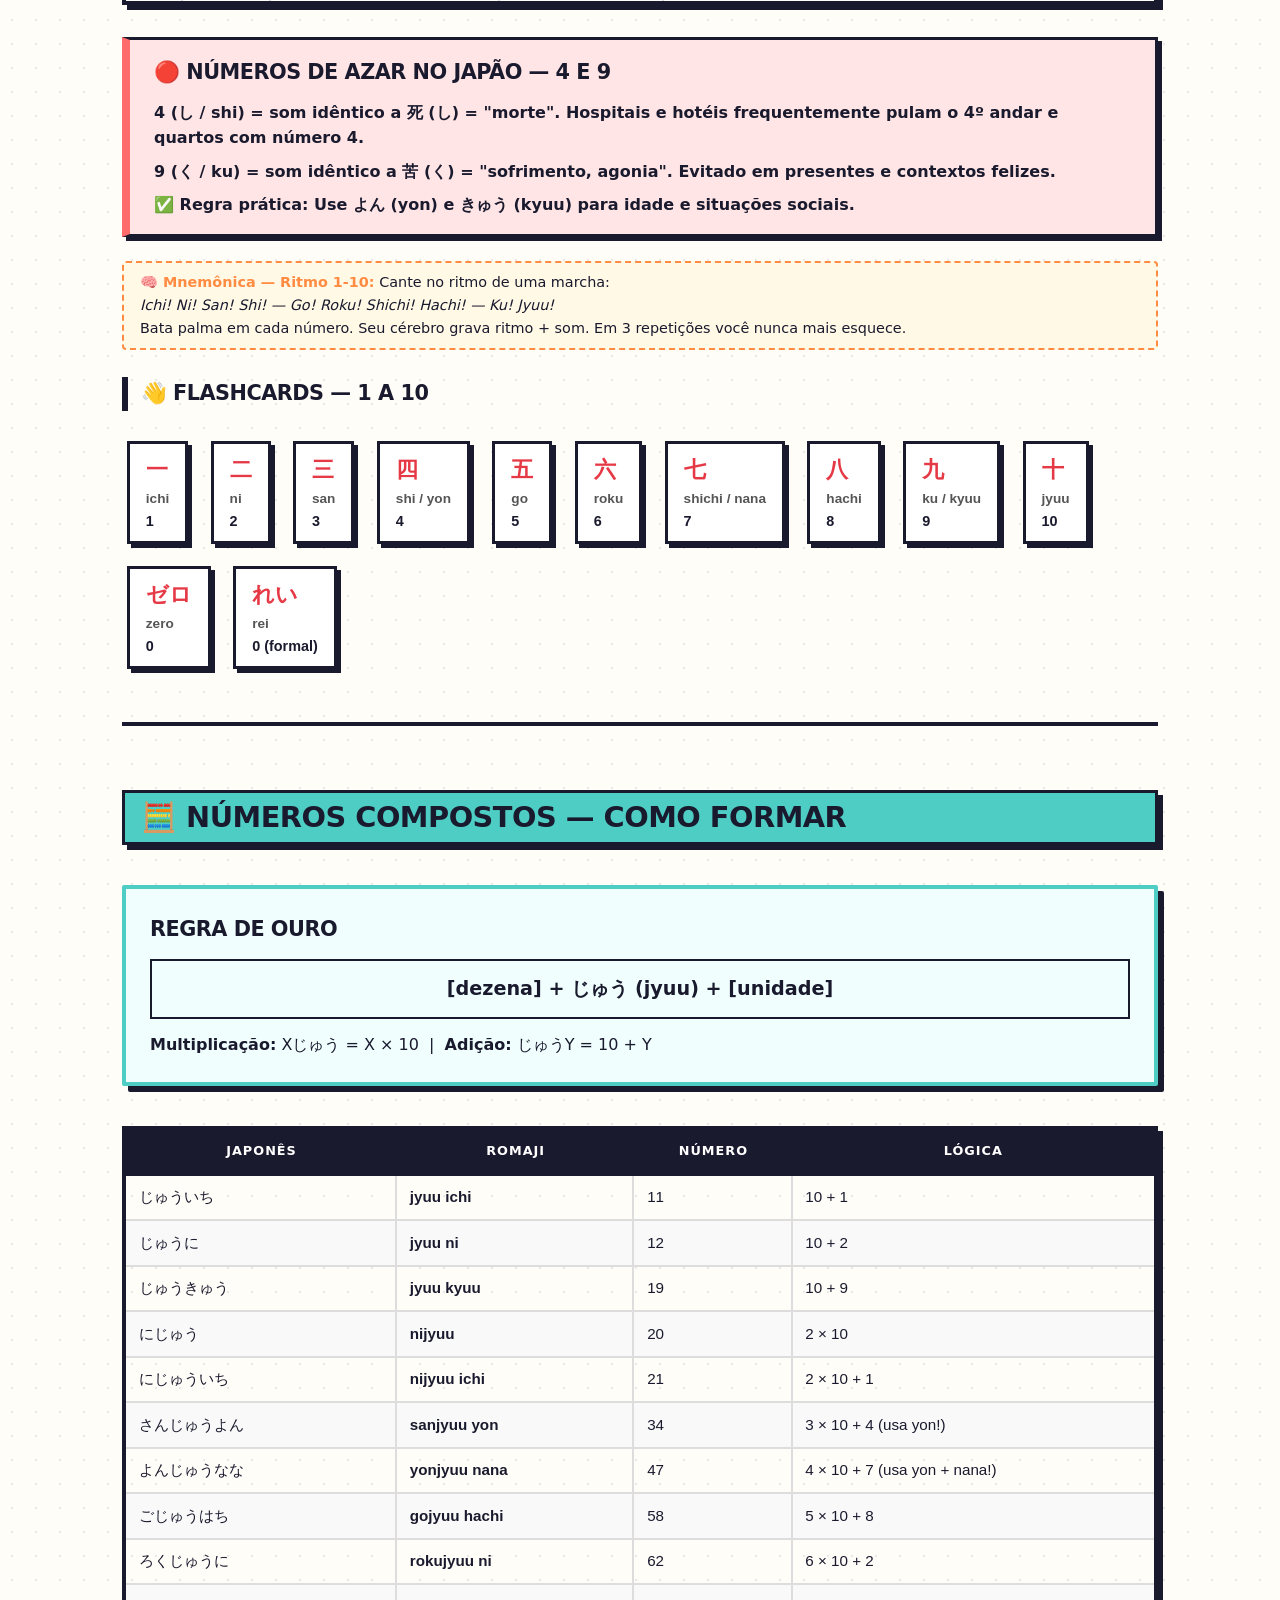
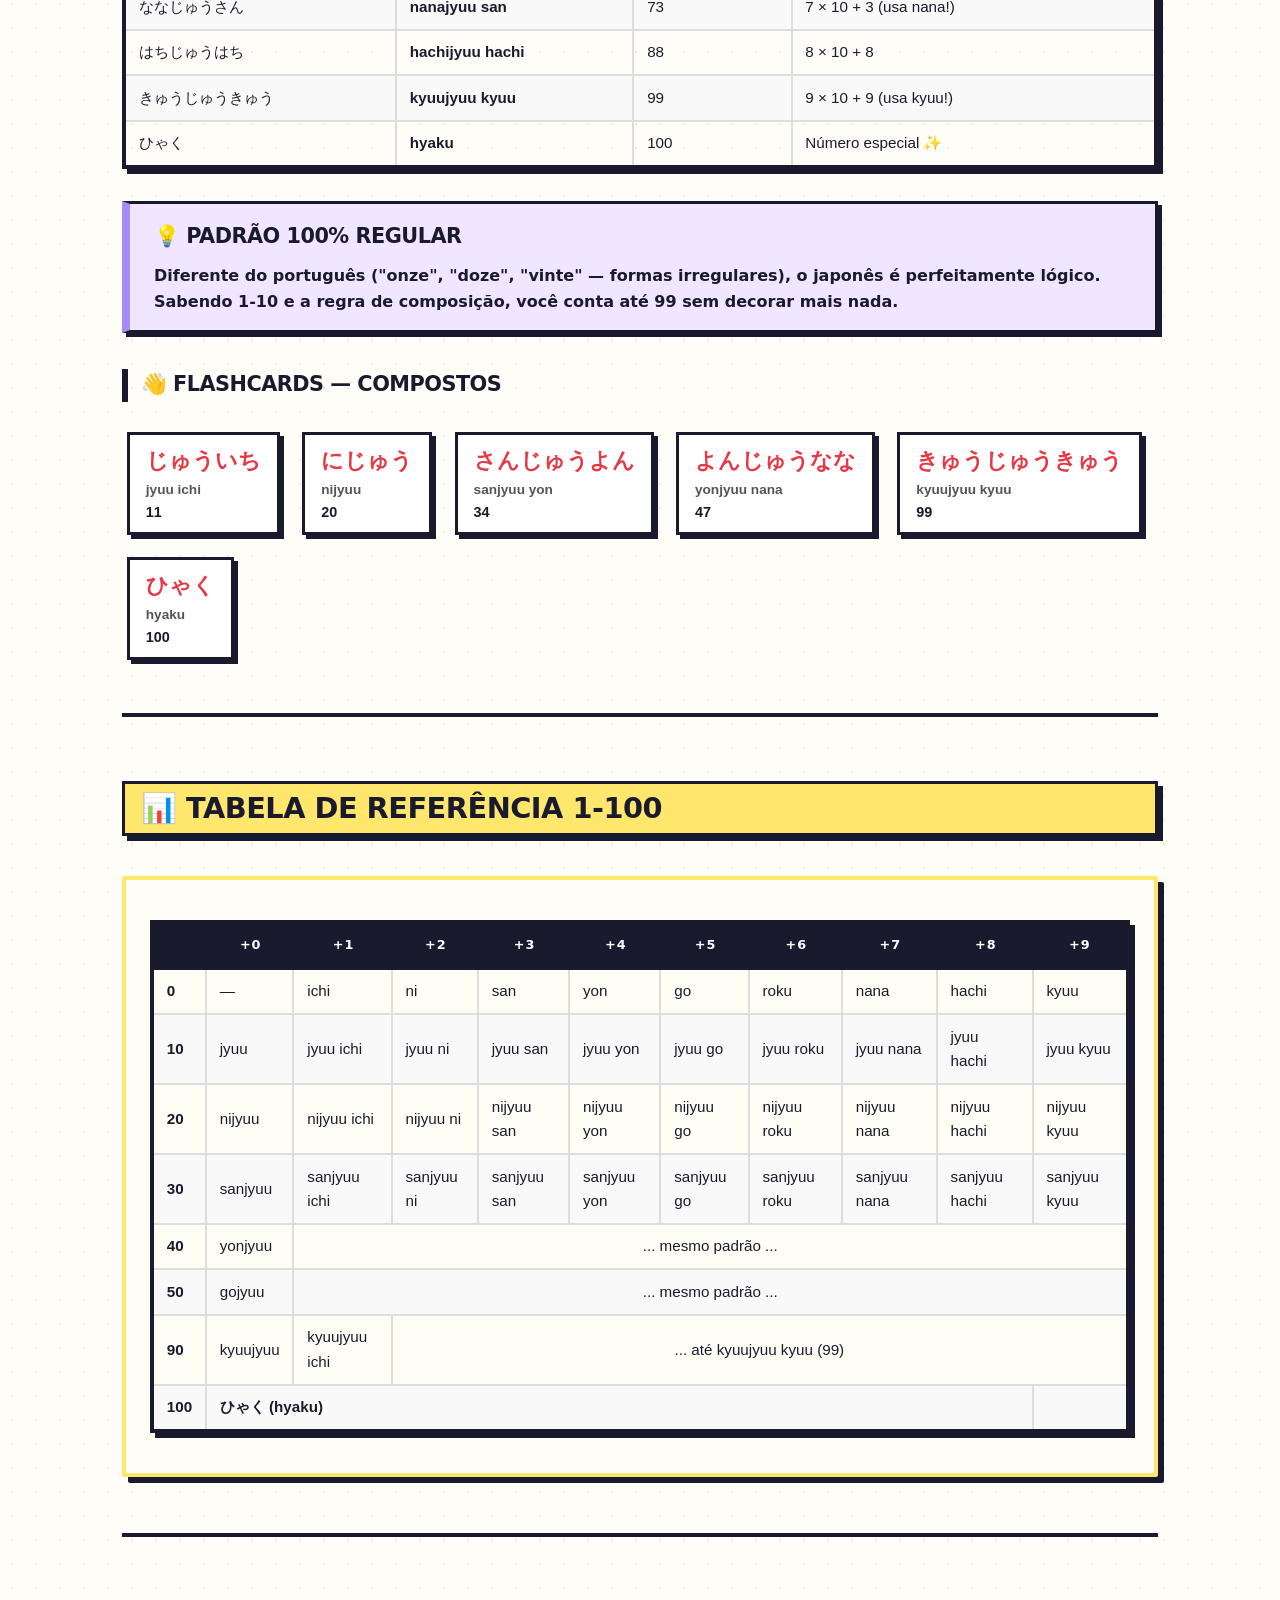
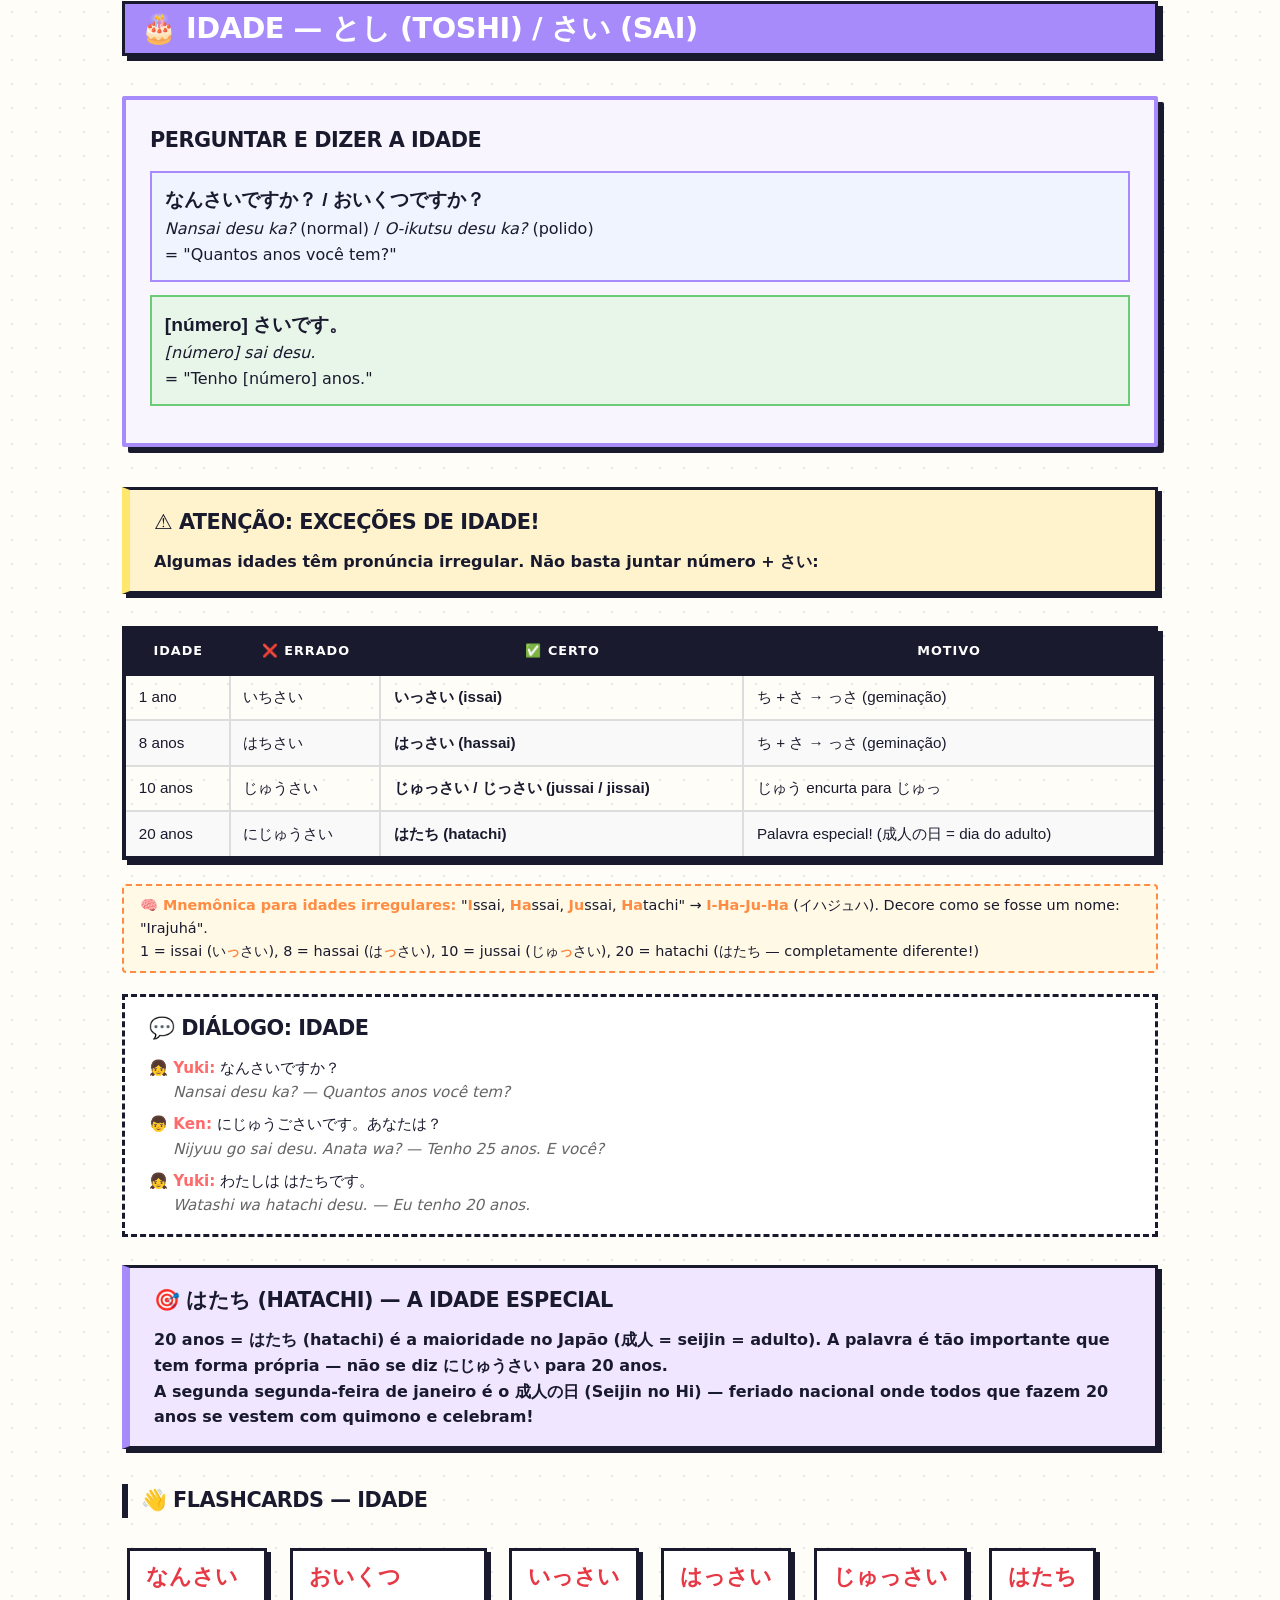
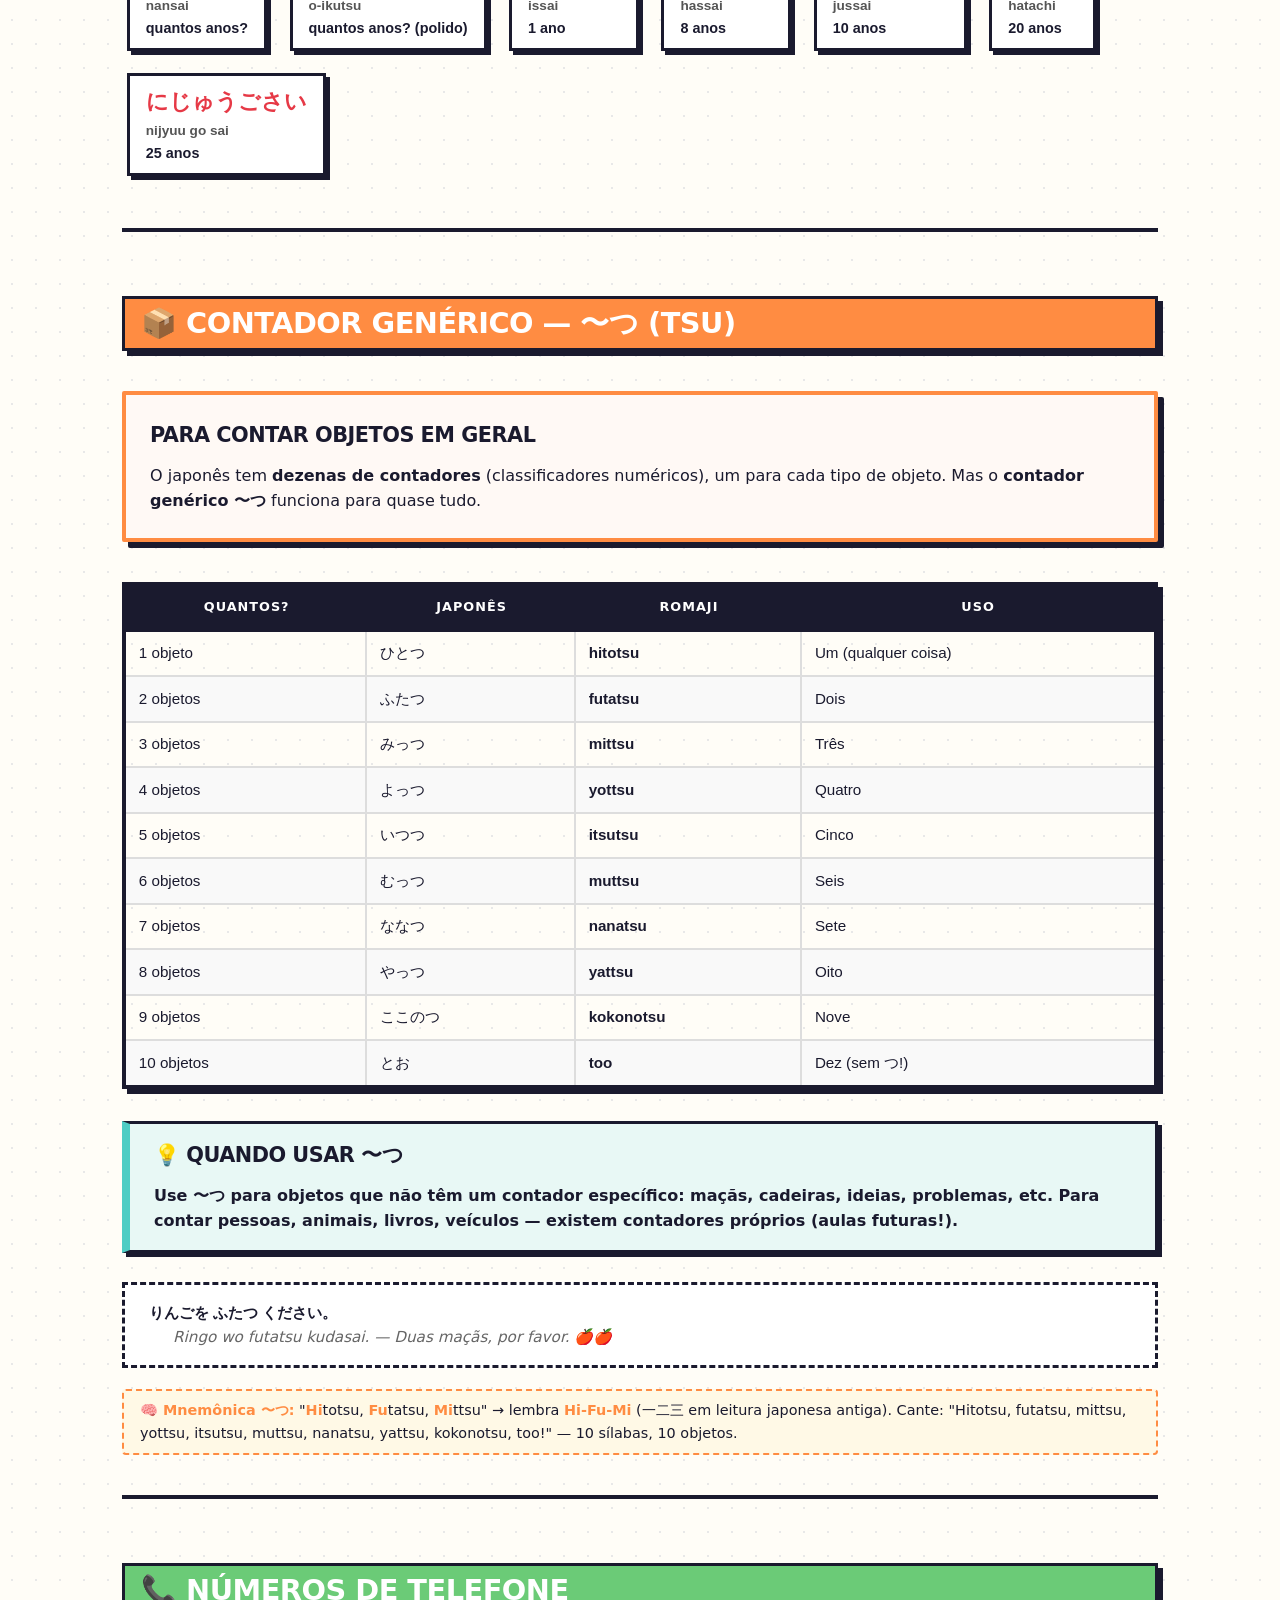
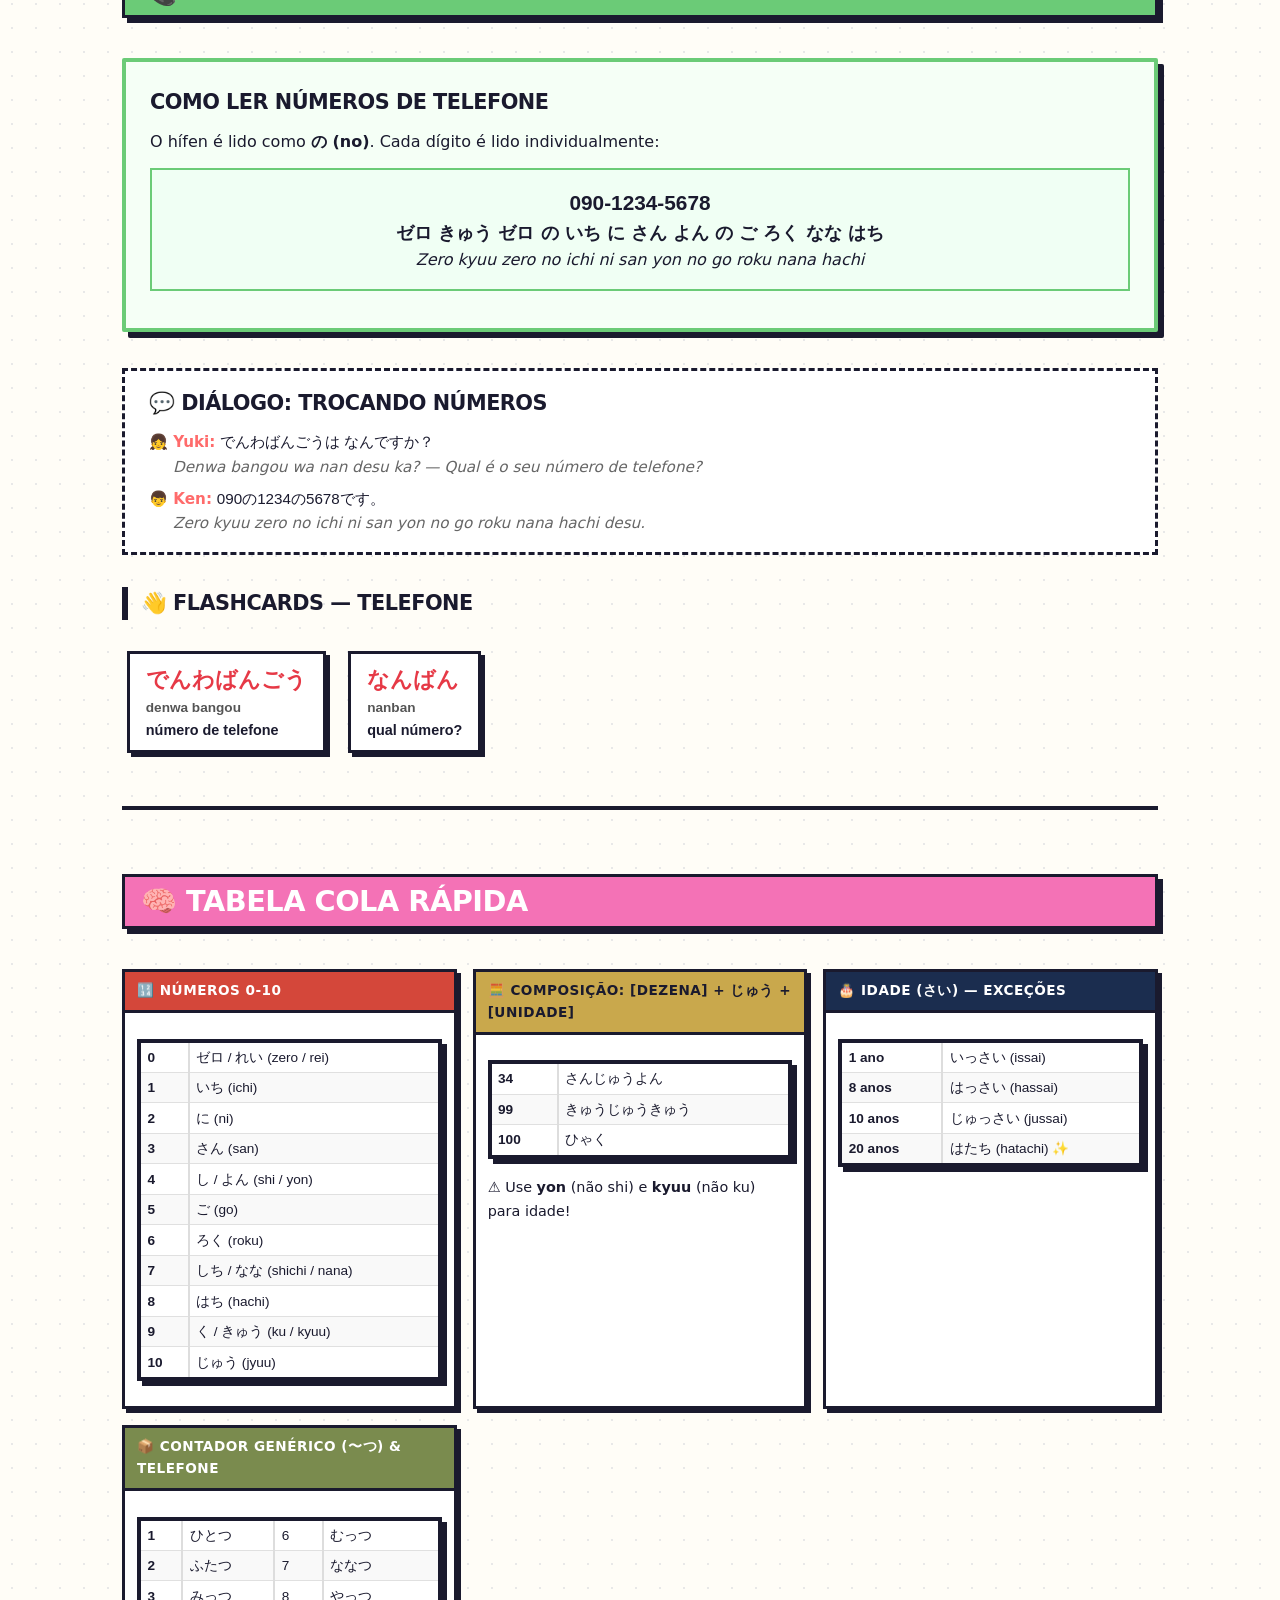
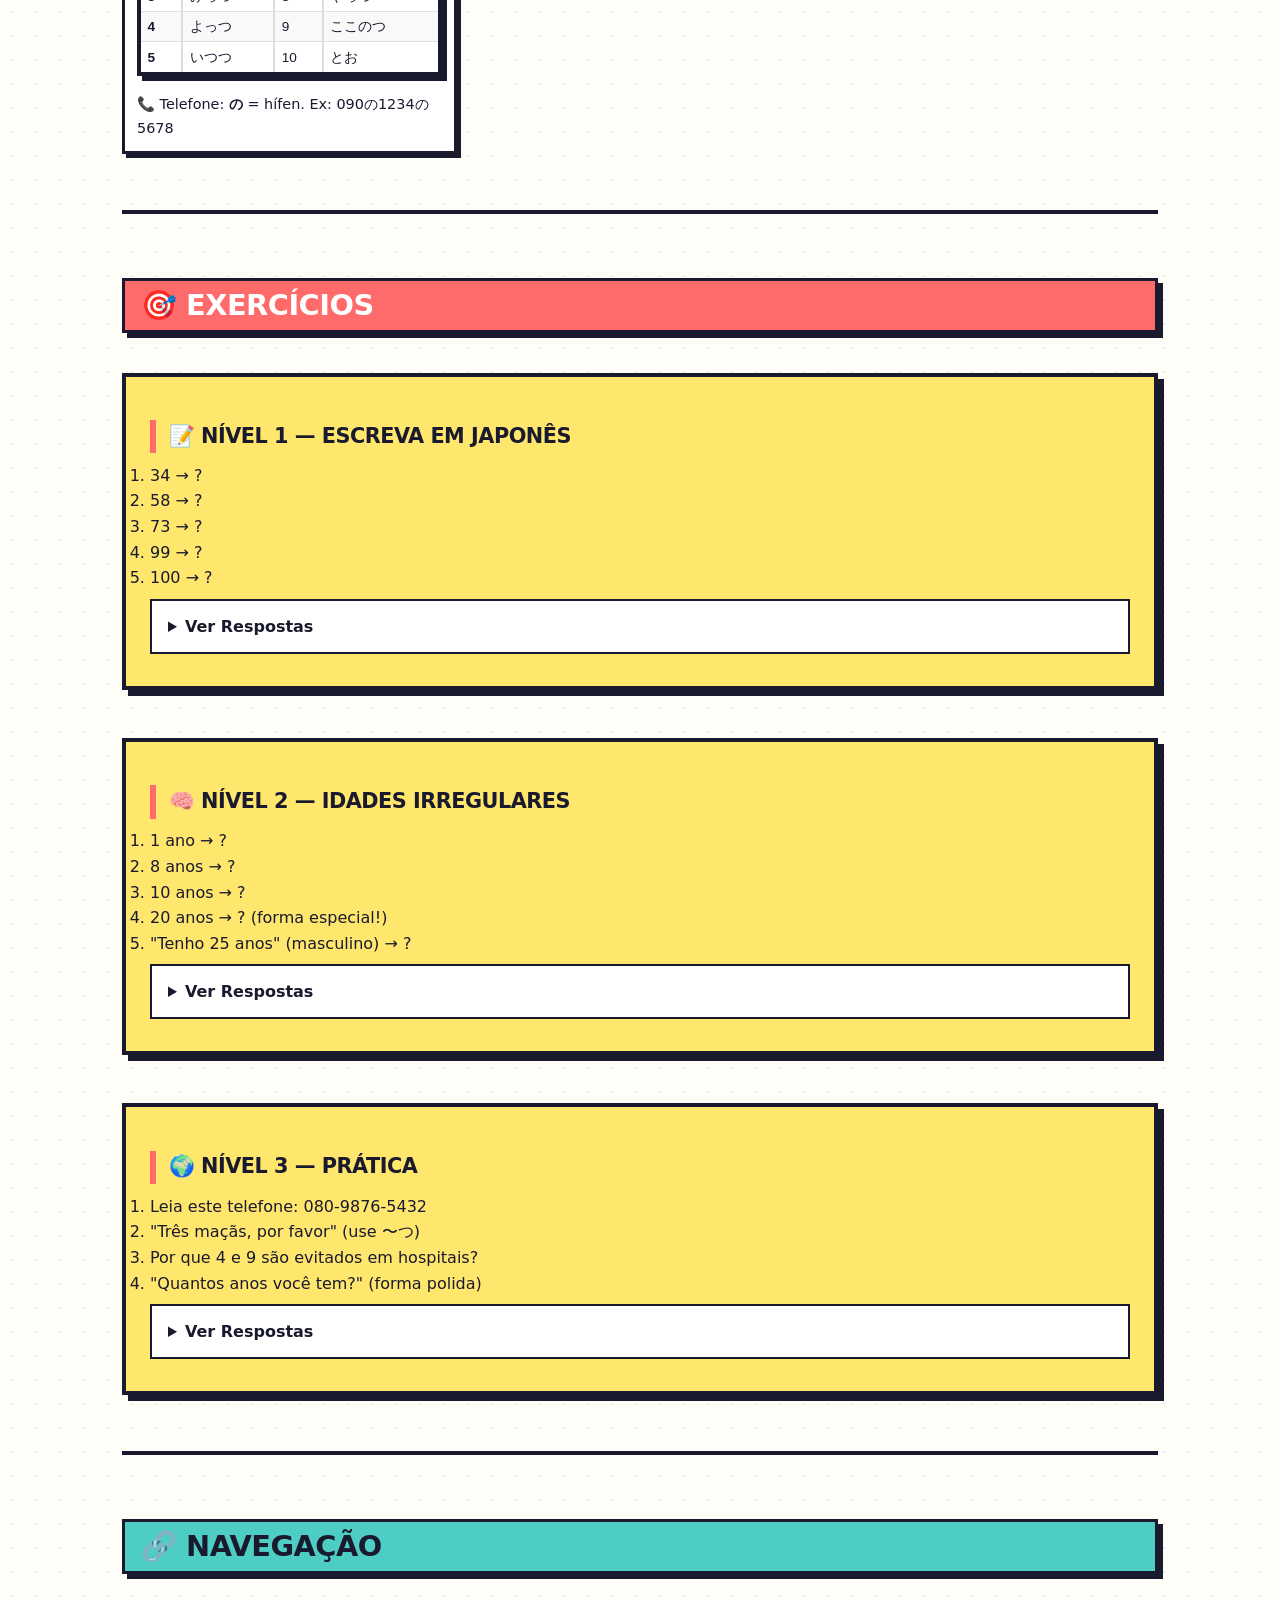
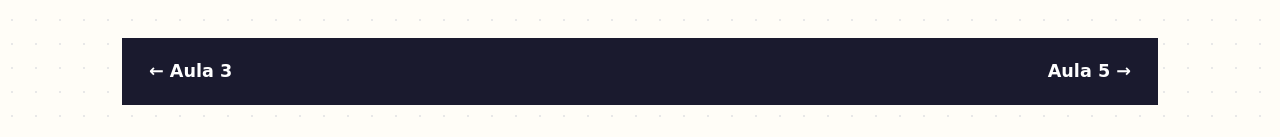
<file: docs/lessons/Aula 4.html>
<!DOCTYPE html>
<html lang="pt-BR">
<head>
<meta charset="UTF-8">
<meta name="viewport" content="width=device-width, initial-scale=1.0">
<title>Aula 4 — Números e Idade</title>
<link rel="stylesheet" href="../css/style.css">
<style>
:root {
  --bg: #FFFDF7;
  --card-bg: #FFFFFF;
  --border: #1A1A2E;
  --shadow: #1A1A2E;
  --text: #1A1A2E;
  --accent1: #FF6B6B;
  --accent2: #4ECDC4;
  --accent3: #FFE66D;
  --accent4: #A78BFA;
  --accent5: #FF8C42;
  --accent6: #6BCB77;
  --accent7: #FFD93D;
  --accent8: #F472B6;
  --font-heading: 'Segoe UI', system-ui, -apple-system, sans-serif;
  --font-body: 'Segoe UI', system-ui, -apple-system, sans-serif;
  --font-jp: 'Hiragino Kaku Gothic ProN', 'Noto Sans JP', 'Yu Gothic', sans-serif;
}
* { box-sizing: border-box; margin: 0; padding: 0; }
body {
  background: var(--bg);
  background-image: radial-gradient(circle, #e8e8e8 1px, transparent 1px);
  background-size: 24px 24px;
  font-family: var(--font-body); color: var(--text); line-height: 1.6;
  padding: 2rem; max-width: 1100px; margin: 0 auto;
}
h1 {
  font-size: 2.8rem; font-weight: 900; text-transform: uppercase; letter-spacing: -1px;
  background: var(--accent1); color: #fff; padding: 1rem 1.5rem;
  border: 4px solid var(--border); box-shadow: 8px 8px 0 var(--shadow);
  margin-bottom: 2rem; text-align: center; -webkit-text-stroke: 2px var(--border);
}
h2 {
  font-size: 1.8rem; font-weight: 800; margin: 2rem 0 1rem; padding: 0.5rem 1rem;
  border: 3px solid var(--border); box-shadow: 5px 5px 0 var(--shadow); display: inline-block;
}
h3 { font-size: 1.3rem; font-weight: 700; margin: 1.2rem 0 0.6rem; padding: 0.3rem 0.8rem; border-left: 6px solid var(--border); }
.card {
  background: var(--card-bg); border: 4px solid var(--border);
  box-shadow: 6px 6px 0 var(--shadow); padding: 1.5rem; margin: 1.5rem 0; border-radius: 2px;
}
.card-accent1 { background: #FFF5F5; border-color: var(--accent1); }
.card-accent2 { background: #F0FFFE; border-color: var(--accent2); }
.card-accent3 { background: #FFFEF5; border-color: var(--accent3); }
.card-accent4 { background: #F8F5FF; border-color: var(--accent4); }
.card-accent5 { background: #FFF9F5; border-color: var(--accent5); }
.card-accent6 { background: #F5FFF6; border-color: var(--accent6); }
table {
  width: 100%; border-collapse: separate; border-spacing: 0;
  border: 4px solid var(--border); box-shadow: 5px 5px 0 var(--shadow); margin: 1rem 0; font-size: 0.95rem;
}
thead th {
  background: var(--border); color: #fff; font-weight: 800; padding: 0.7rem 0.8rem;
  text-transform: uppercase; font-size: 0.8rem; letter-spacing: 1px; border-bottom: 3px solid var(--border);
}
tbody td {
  padding: 0.6rem 0.8rem; border-bottom: 2px solid #ddd; border-right: 2px solid #ddd;
  font-family: var(--font-jp); vertical-align: middle;
}
tbody td:last-child { border-right: none; }
tbody tr:last-child td { border-bottom: none; }
tbody tr:nth-child(even) { background: #f9f9f9; }
tbody tr:hover { background: #FFF3CD; }
.flashcard {
  display: inline-block; background: var(--card-bg); border: 3px solid var(--border);
  box-shadow: 4px 4px 0 var(--shadow); padding: 0.5rem 1rem; margin: 0.3rem;
  font-family: var(--font-jp); font-size: 1.1rem; font-weight: 600;
  transition: transform 0.1s; cursor: pointer; user-select: none;
}
.flashcard:hover { transform: translate(-2px, -2px); box-shadow: 6px 6px 0 var(--shadow); }
.flashcard .jp { font-size: 1.4rem; color: #E63946; }
.flashcard .romaji { font-size: 0.85rem; color: #555; }
.flashcard .pt { font-size: 0.9rem; color: #1A1A2E; font-weight: 700; }
.tag {
  display: inline-block; padding: 0.2rem 0.7rem; border: 2px solid var(--border);
  box-shadow: 2px 2px 0 var(--shadow); font-size: 0.75rem; font-weight: 700;
  text-transform: uppercase; margin: 0.2rem;
}
.tag-red { background: var(--accent1); color: #fff; }
.tag-teal { background: var(--accent2); color: #1A1A2E; }
.tag-yellow { background: var(--accent3); color: #1A1A2E; }
.tag-purple { background: var(--accent4); color: #fff; }
.tag-orange { background: var(--accent5); color: #fff; }
.tag-green { background: var(--accent6); color: #fff; }
.quiz {
  background: var(--accent3); border: 4px solid var(--border);
  box-shadow: 6px 6px 0 var(--shadow); padding: 1.5rem; margin: 1.5rem 0;
}
.quiz h3 { border-left-color: var(--accent1); }
.quiz details { margin: 0.5rem 0; padding: 0.5rem 1rem; background: #fff; border: 2px solid var(--border); }
.quiz summary { font-weight: 700; cursor: pointer; padding: 0.3rem 0; }
.quiz details[open] { background: #FFF5F5; border-color: var(--accent1); }
.cheatsheet {
  background: #1A1A2E; color: #00FF88; font-family: 'Courier New', monospace;
  border: 4px solid #00FF88; box-shadow: 6px 6px 0 #00FF8844;
  padding: 1.5rem; margin: 1.5rem 0; font-size: 0.9rem; white-space: pre-wrap; line-height: 1.5;
}
.info-box { padding: 1rem 1.5rem; margin: 1rem 0; border: 3px solid var(--border); box-shadow: 4px 4px 0 var(--shadow); font-weight: 600; }
.info-tip { background: #E8F8F5; border-left: 8px solid var(--accent2); }
.info-warn { background: #FFF3CD; border-left: 8px solid var(--accent3); }
.info-danger { background: #FFE5E5; border-left: 8px solid var(--accent1); }
.info-note { background: #F0E6FF; border-left: 8px solid var(--accent4); }
.example-dialog {
  background: #fff; border: 3px dashed var(--border); padding: 1rem 1.5rem; margin: 0.8rem 0; font-size: 0.95rem;
}
.example-dialog .speaker { font-weight: 800; color: var(--accent1); }
.example-dialog .jp-text { font-family: var(--font-jp); }
.example-dialog .translation { color: #666; font-style: italic; margin-left: 1.5rem; }
.section-badge { display: inline-block; font-size: 1.8rem; margin-right: 0.5rem; vertical-align: middle; }
hr { border: 2px solid var(--border); margin: 2rem 0; }
.op-words { display: flex; flex-wrap: wrap; gap: 0.8rem; margin: 1rem 0; }
nav.footer-nav {
  display: flex; justify-content: space-between; margin-top: 3rem;
  padding: 1rem 1.5rem; background: var(--border); border: 3px solid var(--border);
}
nav.footer-nav a { color: #fff; font-weight: 800; text-decoration: none; font-size: 1.1rem; }
nav.footer-nav a:hover { text-decoration: underline; }
.mnemonic {
  background: #FFF9E6; border: 2px dashed var(--accent5);
  padding: 0.5rem 1rem; margin: 0.5rem 0; font-size: 0.9rem; border-radius: 4px;
}
.mnemonic strong { color: var(--accent5); }
.num-grid {
  display: grid; grid-template-columns: repeat(5, 1fr); gap: 0.5rem; margin: 1rem 0;
  text-align: center;
}
.num-cell {
  background: #fff; border: 3px solid var(--border); box-shadow: 3px 3px 0 var(--shadow);
  padding: 0.8rem 0.3rem; font-weight: 800;
}
.num-cell .digit { font-size: 2rem; color: var(--accent1); display: block; }
.num-cell .jp-read { font-size: 1rem; font-family: var(--font-jp); }
.num-cell .romaji-read { font-size: 0.75rem; color: #555; }
@media (max-width: 768px) {
  body { padding: 1rem; }
  h1 { font-size: 2rem; }
  table { font-size: 0.8rem; }
  td, th { padding: 0.4rem; }
  .num-grid { grid-template-columns: repeat(3, 1fr); }
}
.info-box h3 { border-left: none; padding-left: 0; margin-top: 0; }
.info-box h4 { margin-bottom: 0.3rem; }
.card h3 { border-left: none; padding-left: 0; margin-top: 0; }
.example-dialog h3 { border-left: none; padding-left: 0; margin-top: 0; }
.example-dialog h4 { margin-bottom: 0.3rem; }
</style>
</head>
<body>

<h1>&#x1F522; Aula 4 — Números e Idade (数字・年齢)</h1>

<div class="info-box info-tip">
  <h3>&#x1F3AF; O que você vai aprender</h3>
  <ul style="margin: 0.5rem 0 0 1.5rem; line-height: 1.8;">
    <li>Contar de <strong>0 a 100</strong> em japonês</li>
    <li>Formar <strong>números compostos</strong> (dezenas, centenas)</li>
    <li>Dizer sua <strong>idade</strong> e perguntar a idade de outros</li>
    <li>Usar o <strong>contador genérico 〜つ (tsu)</strong> para contar objetos</li>
    <li>Ler <strong>números de telefone</strong> em japonês</li>
    <li>Entender por que <strong>4 e 9</strong> são números de azar no Japão</li>
  </ul>
</div>

<hr>

<!-- ===== SECTION 1: NÚMEROS 0-10 ===== -->
<h2 style="background:var(--accent1); color:#fff;">&#x1F51F; Números de 0 a 10</h2>

<div class="num-grid">
  <div class="num-cell"><span class="digit">0</span><span class="jp-read">ゼロ/れい</span><span class="romaji-read">zero / rei</span></div>
  <div class="num-cell"><span class="digit">1</span><span class="jp-read">いち</span><span class="romaji-read">ichi</span></div>
  <div class="num-cell"><span class="digit">2</span><span class="jp-read">に</span><span class="romaji-read">ni</span></div>
  <div class="num-cell"><span class="digit">3</span><span class="jp-read">さん</span><span class="romaji-read">san</span></div>
  <div class="num-cell"><span class="digit">4</span><span class="jp-read">し/よん</span><span class="romaji-read">shi / yon</span></div>
  <div class="num-cell"><span class="digit">5</span><span class="jp-read">ご</span><span class="romaji-read">go</span></div>
  <div class="num-cell"><span class="digit">6</span><span class="jp-read">ろく</span><span class="romaji-read">roku</span></div>
  <div class="num-cell"><span class="digit">7</span><span class="jp-read">しち/なな</span><span class="romaji-read">shichi / nana</span></div>
  <div class="num-cell"><span class="digit">8</span><span class="jp-read">はち</span><span class="romaji-read">hachi</span></div>
  <div class="num-cell"><span class="digit">9</span><span class="jp-read">く/きゅう</span><span class="romaji-read">ku / kyuu</span></div>
  <div class="num-cell"><span class="digit">10</span><span class="jp-read">じゅう</span><span class="romaji-read">jyuu</span></div>
</div>

<table>
  <thead><tr><th>Nº</th><th>Kanji</th><th>Leitura Principal</th><th>Alternativa</th><th>Quando usar alternativa</th></tr></thead>
  <tbody>
    <tr><td>0</td><td>零</td><td><strong>zero</strong> (ゼロ)</td><td><strong>rei</strong> (れい)</td><td>れい = formal/telefone. ゼロ = cotidiano</td></tr>
    <tr><td>1</td><td>一</td><td><strong>ichi</strong></td><td>—</td><td></td></tr>
    <tr><td>2</td><td>二</td><td><strong>ni</strong></td><td>—</td><td></td></tr>
    <tr><td>3</td><td>三</td><td><strong>san</strong></td><td>—</td><td></td></tr>
    <tr><td>4</td><td>四</td><td><strong>shi</strong></td><td><strong>yon</strong></td><td>Evitar "shi" = morte (死). Idade, andares, meses.</td></tr>
    <tr><td>5</td><td>五</td><td><strong>go</strong></td><td>—</td><td></td></tr>
    <tr><td>6</td><td>六</td><td><strong>roku</strong></td><td>—</td><td></td></tr>
    <tr><td>7</td><td>七</td><td><strong>shichi</strong></td><td><strong>nana</strong></td><td>なな evita confusão com いち (1). Idade: sempre なな.</td></tr>
    <tr><td>8</td><td>八</td><td><strong>hachi</strong></td><td>—</td><td></td></tr>
    <tr><td>9</td><td>九</td><td><strong>ku</strong></td><td><strong>kyuu</strong></td><td>く = "sofrimento" (苦). Idade: sempre きゅう.</td></tr>
    <tr><td>10</td><td>十</td><td><strong>jyuu</strong></td><td>—</td><td></td></tr>
  </tbody>
</table>

<div class="info-box info-danger">
  <h3>&#x1F534; Números de Azar no Japão — 4 e 9</h3>
  <p><strong>4 (し / shi)</strong> = som idêntico a <strong>死 (し)</strong> = "morte". Hospitais e hotéis frequentemente <strong>pulam o 4º andar</strong> e quartos com número 4.</p>
  <p style="margin-top:0.5rem;"><strong>9 (く / ku)</strong> = som idêntico a <strong>苦 (く)</strong> = "sofrimento, agonia". Evitado em presentes e contextos felizes.</p>
  <p style="margin-top:0.5rem;"><strong>&#x2705; Regra prática:</strong> Use <strong>よん (yon)</strong> e <strong>きゅう (kyuu)</strong> para idade e situações sociais.</p>
</div>

<div class="mnemonic">
  <strong>&#x1F9E0; Mnemônica — Ritmo 1-10:</strong> Cante no ritmo de uma marcha:<br>
  <em>Ichi! Ni! San! Shi! — Go! Roku! Shichi! Hachi! — Ku! Jyuu!</em><br>
  Bata palma em cada número. Seu cérebro grava ritmo + som. Em 3 repetições você nunca mais esquece.
</div>

<h3>&#x1F44B; Flashcards — 1 a 10</h3>
<div class="op-words">
  <div class="flashcard"><div class="jp">一</div><div class="romaji">ichi</div><div class="pt">1</div></div>
  <div class="flashcard"><div class="jp">二</div><div class="romaji">ni</div><div class="pt">2</div></div>
  <div class="flashcard"><div class="jp">三</div><div class="romaji">san</div><div class="pt">3</div></div>
  <div class="flashcard"><div class="jp">四</div><div class="romaji">shi / yon</div><div class="pt">4</div></div>
  <div class="flashcard"><div class="jp">五</div><div class="romaji">go</div><div class="pt">5</div></div>
  <div class="flashcard"><div class="jp">六</div><div class="romaji">roku</div><div class="pt">6</div></div>
  <div class="flashcard"><div class="jp">七</div><div class="romaji">shichi / nana</div><div class="pt">7</div></div>
  <div class="flashcard"><div class="jp">八</div><div class="romaji">hachi</div><div class="pt">8</div></div>
  <div class="flashcard"><div class="jp">九</div><div class="romaji">ku / kyuu</div><div class="pt">9</div></div>
  <div class="flashcard"><div class="jp">十</div><div class="romaji">jyuu</div><div class="pt">10</div></div>
  <div class="flashcard"><div class="jp">ゼロ</div><div class="romaji">zero</div><div class="pt">0</div></div>
  <div class="flashcard"><div class="jp">れい</div><div class="romaji">rei</div><div class="pt">0 (formal)</div></div>
</div>

<hr>

<!-- ===== SECTION 2: NÚMEROS COMPOSTOS ===== -->
<h2 style="background:var(--accent2); color:#1A1A2E;">&#x1F9EE; Números Compostos — Como Formar</h2>

<div class="card card-accent2">
  <h3>Regra de Ouro</h3>
  <p style="font-size:1.2rem; font-weight:800; text-align:center; padding:0.8rem; background:#F0FFFE; border:2px solid var(--border); margin:0.8rem 0;">
    [dezena] + じゅう (jyuu) + [unidade]
  </p>
  <p><strong>Multiplicação:</strong> Xじゅう = X × 10 &nbsp;|&nbsp; <strong>Adição:</strong> じゅうY = 10 + Y</p>
</div>

<table>
  <thead><tr><th>Japonês</th><th>Romaji</th><th>Número</th><th>Lógica</th></tr></thead>
  <tbody>
    <tr><td>じゅういち</td><td><strong>jyuu ichi</strong></td><td>11</td><td>10 + 1</td></tr>
    <tr><td>じゅうに</td><td><strong>jyuu ni</strong></td><td>12</td><td>10 + 2</td></tr>
    <tr><td>じゅうきゅう</td><td><strong>jyuu kyuu</strong></td><td>19</td><td>10 + 9</td></tr>
    <tr><td>にじゅう</td><td><strong>nijyuu</strong></td><td>20</td><td>2 × 10</td></tr>
    <tr><td>にじゅういち</td><td><strong>nijyuu ichi</strong></td><td>21</td><td>2 × 10 + 1</td></tr>
    <tr><td>さんじゅうよん</td><td><strong>sanjyuu yon</strong></td><td>34</td><td>3 × 10 + 4 (usa yon!)</td></tr>
    <tr><td>よんじゅうなな</td><td><strong>yonjyuu nana</strong></td><td>47</td><td>4 × 10 + 7 (usa yon + nana!)</td></tr>
    <tr><td>ごじゅうはち</td><td><strong>gojyuu hachi</strong></td><td>58</td><td>5 × 10 + 8</td></tr>
    <tr><td>ろくじゅうに</td><td><strong>rokujyuu ni</strong></td><td>62</td><td>6 × 10 + 2</td></tr>
    <tr><td>ななじゅうさん</td><td><strong>nanajyuu san</strong></td><td>73</td><td>7 × 10 + 3 (usa nana!)</td></tr>
    <tr><td>はちじゅうはち</td><td><strong>hachijyuu hachi</strong></td><td>88</td><td>8 × 10 + 8</td></tr>
    <tr><td>きゅうじゅうきゅう</td><td><strong>kyuujyuu kyuu</strong></td><td>99</td><td>9 × 10 + 9 (usa kyuu!)</td></tr>
    <tr><td>ひゃく</td><td><strong>hyaku</strong></td><td>100</td><td>Número especial ✨</td></tr>
  </tbody>
</table>

<div class="info-box info-note">
  <h3>&#x1F4A1; Padrão 100% Regular</h3>
  <p>Diferente do português ("onze", "doze", "vinte" — formas irregulares), o japonês é <strong>perfeitamente lógico</strong>. Sabendo 1-10 e a regra de composição, você conta até 99 sem decorar mais nada.</p>
</div>

<h3>&#x1F44B; Flashcards — Compostos</h3>
<div class="op-words">
  <div class="flashcard"><div class="jp">じゅういち</div><div class="romaji">jyuu ichi</div><div class="pt">11</div></div>
  <div class="flashcard"><div class="jp">にじゅう</div><div class="romaji">nijyuu</div><div class="pt">20</div></div>
  <div class="flashcard"><div class="jp">さんじゅうよん</div><div class="romaji">sanjyuu yon</div><div class="pt">34</div></div>
  <div class="flashcard"><div class="jp">よんじゅうなな</div><div class="romaji">yonjyuu nana</div><div class="pt">47</div></div>
  <div class="flashcard"><div class="jp">きゅうじゅうきゅう</div><div class="romaji">kyuujyuu kyuu</div><div class="pt">99</div></div>
  <div class="flashcard"><div class="jp">ひゃく</div><div class="romaji">hyaku</div><div class="pt">100</div></div>
</div>

<hr>

<!-- ===== SECTION 3: TABELA 1-100 ===== -->
<h2 style="background:var(--accent3); color:#1A1A2E;">&#x1F4CA; Tabela de Referência 1-100</h2>

<div class="card card-accent3">
  <table>
    <thead><tr><th></th><th>+0</th><th>+1</th><th>+2</th><th>+3</th><th>+4</th><th>+5</th><th>+6</th><th>+7</th><th>+8</th><th>+9</th></tr></thead>
    <tbody>
      <tr><td><strong>0</strong></td><td>—</td><td>ichi</td><td>ni</td><td>san</td><td>yon</td><td>go</td><td>roku</td><td>nana</td><td>hachi</td><td>kyuu</td></tr>
      <tr><td><strong>10</strong></td><td>jyuu</td><td>jyuu ichi</td><td>jyuu ni</td><td>jyuu san</td><td>jyuu yon</td><td>jyuu go</td><td>jyuu roku</td><td>jyuu nana</td><td>jyuu hachi</td><td>jyuu kyuu</td></tr>
      <tr><td><strong>20</strong></td><td>nijyuu</td><td>nijyuu ichi</td><td>nijyuu ni</td><td>nijyuu san</td><td>nijyuu yon</td><td>nijyuu go</td><td>nijyuu roku</td><td>nijyuu nana</td><td>nijyuu hachi</td><td>nijyuu kyuu</td></tr>
      <tr><td><strong>30</strong></td><td>sanjyuu</td><td>sanjyuu ichi</td><td>sanjyuu ni</td><td>sanjyuu san</td><td>sanjyuu yon</td><td>sanjyuu go</td><td>sanjyuu roku</td><td>sanjyuu nana</td><td>sanjyuu hachi</td><td>sanjyuu kyuu</td></tr>
      <tr><td><strong>40</strong></td><td>yonjyuu</td><td colspan="9" style="text-align:center;">... mesmo padrão ...</td></tr>
      <tr><td><strong>50</strong></td><td>gojyuu</td><td colspan="9" style="text-align:center;">... mesmo padrão ...</td></tr>
      <tr><td><strong>90</strong></td><td>kyuujyuu</td><td>kyuujyuu ichi</td><td colspan="8" style="text-align:center;">... até kyuujyuu kyuu (99)</td></tr>
      <tr><td><strong>100</strong></td><td colspan="9"><strong>ひゃく (hyaku)</strong></td><td></td></tr>
    </tbody>
  </table>
</div>

<hr>

<!-- ===== SECTION 4: IDADE ===== -->
<h2 style="background:var(--accent4); color:#fff;">&#x1F382; Idade — とし (Toshi) / さい (Sai)</h2>

<div class="card card-accent4">
  <h3>Perguntar e Dizer a Idade</h3>

  <div style="background:#f0f4ff; padding:0.8rem; border:2px solid var(--accent4); margin:0.8rem 0;">
    <p style="font-family:var(--font-jp); font-size:1.2rem; font-weight:700;">なんさいですか？ / おいくつですか？</p>
    <p><em>Nansai desu ka?</em> (normal) / <em>O-ikutsu desu ka?</em> (polido)</p>
    <p>= "Quantos anos você tem?"</p>
  </div>

  <div style="background:#e8f5e9; padding:0.8rem; border:2px solid var(--accent6); margin:0.8rem 0;">
    <p style="font-family:var(--font-jp); font-size:1.2rem; font-weight:700;">[número] さいです。</p>
    <p><em>[número] sai desu.</em></p>
    <p>= "Tenho [número] anos."</p>
  </div>
</div>

<!-- CRITICAL: Idade Exceções -->
<div class="info-box info-warn">
  <h3>&#x26A0;&#xFE0F; ATENÇÃO: Exceções de Idade!</h3>
  <p>Algumas idades têm <strong>pronúncia irregular</strong>. Não basta juntar número + さい:</p>
</div>

<table>
  <thead><tr><th>Idade</th><th>&#x274C; ERRADO</th><th>&#x2705; CERTO</th><th>Motivo</th></tr></thead>
  <tbody>
    <tr><td>1 ano</td><td>いちさい</td><td><strong>いっさい (issai)</strong></td><td>ち + さ → っさ (geminação)</td></tr>
    <tr><td>8 anos</td><td>はちさい</td><td><strong>はっさい (hassai)</strong></td><td>ち + さ → っさ (geminação)</td></tr>
    <tr><td>10 anos</td><td>じゅうさい</td><td><strong>じゅっさい / じっさい (jussai / jissai)</strong></td><td>じゅう encurta para じゅっ</td></tr>
    <tr><td>20 anos</td><td>にじゅうさい</td><td><strong>はたち (hatachi)</strong></td><td>Palavra especial! (成人の日 = dia do adulto)</td></tr>
  </tbody>
</table>

<div class="mnemonic">
  <strong>&#x1F9E0; Mnemônica para idades irregulares:</strong>
  "<strong>I</strong>ssai, <strong>Ha</strong>ssai, <strong>Ju</strong>ssai, <strong>Ha</strong>tachi" → <strong>I-Ha-Ju-Ha</strong> (イハジュハ). Decore como se fosse um nome: "Irajuhá".<br>
  1 = issai (い<strong>っ</strong>さい), 8 = hassai (は<strong>っ</strong>さい), 10 = jussai (じゅ<strong>っ</strong>さい), 20 = hatachi (はたち — completamente diferente!)
</div>

<div class="example-dialog">
  <h3>&#x1F4AC; Diálogo: Idade</h3>
  <p><span class="speaker">&#x1F467; Yuki:</span> <span class="jp-text">なんさいですか？</span></p>
  <p class="translation"><em>Nansai desu ka?</em> — Quantos anos você tem?</p>

  <p style="margin-top:0.5rem;"><span class="speaker">&#x1F466; Ken:</span> <span class="jp-text">にじゅうごさいです。あなたは？</span></p>
  <p class="translation"><em>Nijyuu go sai desu. Anata wa?</em> — Tenho 25 anos. E você?</p>

  <p style="margin-top:0.5rem;"><span class="speaker">&#x1F467; Yuki:</span> <span class="jp-text">わたしは はたちです。</span></p>
  <p class="translation"><em>Watashi wa hatachi desu.</em> — Eu tenho 20 anos.</p>
</div>

<div class="info-box info-note">
  <h3>&#x1F3AF; はたち (Hatachi) — A Idade Especial</h3>
  <p>20 anos = はたち (hatachi) é a <strong>maioridade no Japão</strong> (成人 = seijin = adulto). A palavra é tão importante que tem forma própria — não se diz にじゅうさい para 20 anos.</p>
  <p>A segunda segunda-feira de janeiro é o <strong>成人の日 (Seijin no Hi)</strong> — feriado nacional onde todos que fazem 20 anos se vestem com quimono e celebram!</p>
</div>

<h3>&#x1F44B; Flashcards — Idade</h3>
<div class="op-words">
  <div class="flashcard"><div class="jp">なんさい</div><div class="romaji">nansai</div><div class="pt">quantos anos?</div></div>
  <div class="flashcard"><div class="jp">おいくつ</div><div class="romaji">o-ikutsu</div><div class="pt">quantos anos? (polido)</div></div>
  <div class="flashcard"><div class="jp">いっさい</div><div class="romaji">issai</div><div class="pt">1 ano</div></div>
  <div class="flashcard"><div class="jp">はっさい</div><div class="romaji">hassai</div><div class="pt">8 anos</div></div>
  <div class="flashcard"><div class="jp">じゅっさい</div><div class="romaji">jussai</div><div class="pt">10 anos</div></div>
  <div class="flashcard"><div class="jp">はたち</div><div class="romaji">hatachi</div><div class="pt">20 anos</div></div>
  <div class="flashcard"><div class="jp">にじゅうごさい</div><div class="romaji">nijyuu go sai</div><div class="pt">25 anos</div></div>
</div>

<hr>

<!-- ===== SECTION 5: CONTADOR GENÉRICO 〜つ ===== -->
<h2 style="background:var(--accent5); color:#fff;">&#x1F4E6; Contador Genérico — 〜つ (tsu)</h2>

<div class="card card-accent5">
  <h3>Para contar objetos em geral</h3>
  <p>O japonês tem <strong>dezenas de contadores</strong> (classificadores numéricos), um para cada tipo de objeto. Mas o <strong>contador genérico 〜つ</strong> funciona para quase tudo.</p>
</div>

<table>
  <thead><tr><th>Quantos?</th><th>Japonês</th><th>Romaji</th><th>Uso</th></tr></thead>
  <tbody>
    <tr><td>1 objeto</td><td>ひとつ</td><td><strong>hitotsu</strong></td><td>Um (qualquer coisa)</td></tr>
    <tr><td>2 objetos</td><td>ふたつ</td><td><strong>futatsu</strong></td><td>Dois</td></tr>
    <tr><td>3 objetos</td><td>みっつ</td><td><strong>mittsu</strong></td><td>Três</td></tr>
    <tr><td>4 objetos</td><td>よっつ</td><td><strong>yottsu</strong></td><td>Quatro</td></tr>
    <tr><td>5 objetos</td><td>いつつ</td><td><strong>itsutsu</strong></td><td>Cinco</td></tr>
    <tr><td>6 objetos</td><td>むっつ</td><td><strong>muttsu</strong></td><td>Seis</td></tr>
    <tr><td>7 objetos</td><td>ななつ</td><td><strong>nanatsu</strong></td><td>Sete</td></tr>
    <tr><td>8 objetos</td><td>やっつ</td><td><strong>yattsu</strong></td><td>Oito</td></tr>
    <tr><td>9 objetos</td><td>ここのつ</td><td><strong>kokonotsu</strong></td><td>Nove</td></tr>
    <tr><td>10 objetos</td><td>とお</td><td><strong>too</strong></td><td>Dez (sem つ!)</td></tr>
  </tbody>
</table>

<div class="info-box info-tip">
  <h3>&#x1F4A1; Quando usar 〜つ</h3>
  <p>Use 〜つ para objetos que <strong>não têm um contador específico</strong>: maçãs, cadeiras, ideias, problemas, etc. Para contar pessoas, animais, livros, veículos — existem contadores próprios (aulas futuras!).</p>
</div>

<div class="example-dialog">
  <p class="jp-text"><strong>りんごを ふたつ ください。</strong></p>
  <p class="translation"><em>Ringo wo futatsu kudasai.</em> — Duas maçãs, por favor. &#x1F34E;&#x1F34E;</p>
</div>

<div class="mnemonic">
  <strong>&#x1F9E0; Mnemônica 〜つ:</strong>
  "<strong>Hi</strong>totsu, <strong>Fu</strong>tatsu, <strong>Mi</strong>ttsu" → lembra <strong>Hi-Fu-Mi</strong> (一二三 em leitura japonesa antiga). Cante: "Hitotsu, futatsu, mittsu, yottsu, itsutsu, muttsu, nanatsu, yattsu, kokonotsu, too!" — 10 sílabas, 10 objetos.
</div>

<hr>

<!-- ===== SECTION 6: TELEFONE ===== -->
<h2 style="background:var(--accent6); color:#fff;">&#x1F4DE; Números de Telefone</h2>

<div class="card card-accent6">
  <h3>Como ler números de telefone</h3>
  <p>O hífen é lido como <strong>の (no)</strong>. Cada dígito é lido individualmente:</p>
  <div style="background:#f0fff4; padding:1rem; border:2px solid var(--accent6); margin:0.8rem 0; text-align:center;">
    <p style="font-family:var(--font-jp); font-size:1.3rem; font-weight:700;">090-1234-5678</p>
    <p style="font-size:1.1rem;"><strong>ゼロ きゅう ゼロ の いち に さん よん の ご ろく なな はち</strong></p>
    <p><em>Zero kyuu zero no ichi ni san yon no go roku nana hachi</em></p>
  </div>
</div>

<div class="example-dialog">
  <h3>&#x1F4AC; Diálogo: Trocando Números</h3>
  <p><span class="speaker">&#x1F467; Yuki:</span> <span class="jp-text">でんわばんごうは なんですか？</span></p>
  <p class="translation"><em>Denwa bangou wa nan desu ka?</em> — Qual é o seu número de telefone?</p>

  <p style="margin-top:0.5rem;"><span class="speaker">&#x1F466; Ken:</span> <span class="jp-text">090の1234の5678です。</span></p>
  <p class="translation"><em>Zero kyuu zero no ichi ni san yon no go roku nana hachi desu.</em></p>
</div>

<h3>&#x1F44B; Flashcards — Telefone</h3>
<div class="op-words">
  <div class="flashcard"><div class="jp">でんわばんごう</div><div class="romaji">denwa bangou</div><div class="pt">número de telefone</div></div>
  <div class="flashcard"><div class="jp">なんばん</div><div class="romaji">nanban</div><div class="pt">qual número?</div></div>
</div>

<hr>

<!-- ===== SECTION 7: COLA RÁPIDA ===== -->
<h2 style="background:var(--accent8); color:#fff;">&#x1F9E0; Tabela Cola Rápida</h2>

<div class="cheatsheet-grid">

  <div class="cheatsheet-card">
    <div class="cheatsheet-card__header cheatsheet-card__header--vermillion">&#x1F522; Números 0-10</div>
    <div class="cheatsheet-card__body">
      <table>
        <tr><td>0</td><td>ゼロ / れい (zero / rei)</td></tr>
        <tr><td>1</td><td>いち (ichi)</td></tr>
        <tr><td>2</td><td>に (ni)</td></tr>
        <tr><td>3</td><td>さん (san)</td></tr>
        <tr><td>4</td><td>し / よん (shi / yon)</td></tr>
        <tr><td>5</td><td>ご (go)</td></tr>
        <tr><td>6</td><td>ろく (roku)</td></tr>
        <tr><td>7</td><td>しち / なな (shichi / nana)</td></tr>
        <tr><td>8</td><td>はち (hachi)</td></tr>
        <tr><td>9</td><td>く / きゅう (ku / kyuu)</td></tr>
        <tr><td>10</td><td>じゅう (jyuu)</td></tr>
      </table>
    </div>
  </div>

  <div class="cheatsheet-card">
    <div class="cheatsheet-card__header cheatsheet-card__header--gold">&#x1F9EE; Composição: [dezena] + じゅう + [unidade]</div>
    <div class="cheatsheet-card__body">
      <table>
        <tr><td>34</td><td>さんじゅうよん</td></tr>
        <tr><td>99</td><td>きゅうじゅうきゅう</td></tr>
        <tr><td>100</td><td>ひゃく</td></tr>
      </table>
      <p style="margin-top:0.5rem;">&#x26A0;&#xFE0F; Use <strong>yon</strong> (não shi) e <strong>kyuu</strong> (não ku) para idade!</p>
    </div>
  </div>

  <div class="cheatsheet-card">
    <div class="cheatsheet-card__header cheatsheet-card__header--indigo">&#x1F382; Idade (さい) — Exceções</div>
    <div class="cheatsheet-card__body">
      <table>
        <tr><td>1 ano</td><td>いっさい (issai)</td></tr>
        <tr><td>8 anos</td><td>はっさい (hassai)</td></tr>
        <tr><td>10 anos</td><td>じゅっさい (jussai)</td></tr>
        <tr><td>20 anos</td><td>はたち (hatachi) &#x2728;</td></tr>
      </table>
    </div>
  </div>

  <div class="cheatsheet-card">
    <div class="cheatsheet-card__header cheatsheet-card__header--matcha">&#x1F4E6; Contador Genérico (〜つ) &amp; Telefone</div>
    <div class="cheatsheet-card__body">
      <table>
        <tr><td>1</td><td>ひとつ</td><td>6</td><td>むっつ</td></tr>
        <tr><td>2</td><td>ふたつ</td><td>7</td><td>ななつ</td></tr>
        <tr><td>3</td><td>みっつ</td><td>8</td><td>やっつ</td></tr>
        <tr><td>4</td><td>よっつ</td><td>9</td><td>ここのつ</td></tr>
        <tr><td>5</td><td>いつつ</td><td>10</td><td>とお</td></tr>
      </table>
      <p style="margin-top:0.5rem;">&#x1F4DE; Telefone: <strong>の</strong> = hífen. Ex: 090の1234の5678</p>
    </div>
  </div>

</div>

<hr>

<!-- ===== SECTION 8: EXERCÍCIOS ===== -->
<h2 style="background:var(--accent1); color:#fff;">&#x1F3AF; Exercícios</h2>

<div class="quiz">
  <h3>&#x1F4DD; Nível 1 — Escreva em Japonês</h3>
  <ol>
    <li>34 → ?</li>
    <li>58 → ?</li>
    <li>73 → ?</li>
    <li>99 → ?</li>
    <li>100 → ?</li>
  </ol>
  <details><summary>Ver Respostas</summary>
    <ol>
      <li><strong>さんじゅうよん</strong> (sanjyuu yon)</li>
      <li><strong>ごじゅうはち</strong> (gojyuu hachi)</li>
      <li><strong>ななじゅうさん</strong> (nanajyuu san)</li>
      <li><strong>きゅうじゅうきゅう</strong> (kyuujyuu kyuu)</li>
      <li><strong>ひゃく</strong> (hyaku)</li>
    </ol>
  </details>
</div>

<div class="quiz">
  <h3>&#x1F9E0; Nível 2 — Idades Irregulares</h3>
  <ol>
    <li>1 ano → ?</li>
    <li>8 anos → ?</li>
    <li>10 anos → ?</li>
    <li>20 anos → ? (forma especial!)</li>
    <li>"Tenho 25 anos" (masculino) → ?</li>
  </ol>
  <details><summary>Ver Respostas</summary>
    <ol>
      <li><strong>いっさい</strong> (issai) — NÃO é いちさい!</li>
      <li><strong>はっさい</strong> (hassai) — NÃO é はちさい!</li>
      <li><strong>じゅっさい</strong> (jussai) — encurta de じゅう</li>
      <li><strong>はたち</strong> (hatachi) — palavra especial da maioridade</li>
      <li><strong>ぼくは にじゅうごさいです</strong> (boku wa nijyuu go sai desu)</li>
    </ol>
  </details>
</div>

<div class="quiz">
  <h3>&#x1F30D; Nível 3 — Prática</h3>
  <ol>
    <li>Leia este telefone: 080-9876-5432</li>
    <li>"Três maçãs, por favor" (use 〜つ)</li>
    <li>Por que 4 e 9 são evitados em hospitais?</li>
    <li>"Quantos anos você tem?" (forma polida)</li>
  </ol>
  <details><summary>Ver Respostas</summary>
    <ol>
      <li><strong>ゼロはちゼロ の きゅうはちななろく の ごよんさんに</strong> (zero hachi zero no kyuu hachi nana roku no go yon san ni)</li>
      <li><strong>りんごを みっつ ください</strong> (ringo wo mittsu kudasai)</li>
      <li>4 (し) = morte (死), 9 (く) = sofrimento (苦). Superstição cultural — como o 13 no Ocidente.</li>
      <li><strong>おいくつですか？</strong> (o-ikutsu desu ka?)</li>
    </ol>
  </details>
</div>

<hr>

<h2 style="background:var(--accent2); color:#1A1A2E;">&#x1F517; Navegação</h2>

<nav class="footer-nav">
  <a href="Aula 3.html">&larr; Aula 3</a>
  <a href="Aula 5.html">Aula 5 &rarr;</a>
</nav>

</body>
</html>
</file>
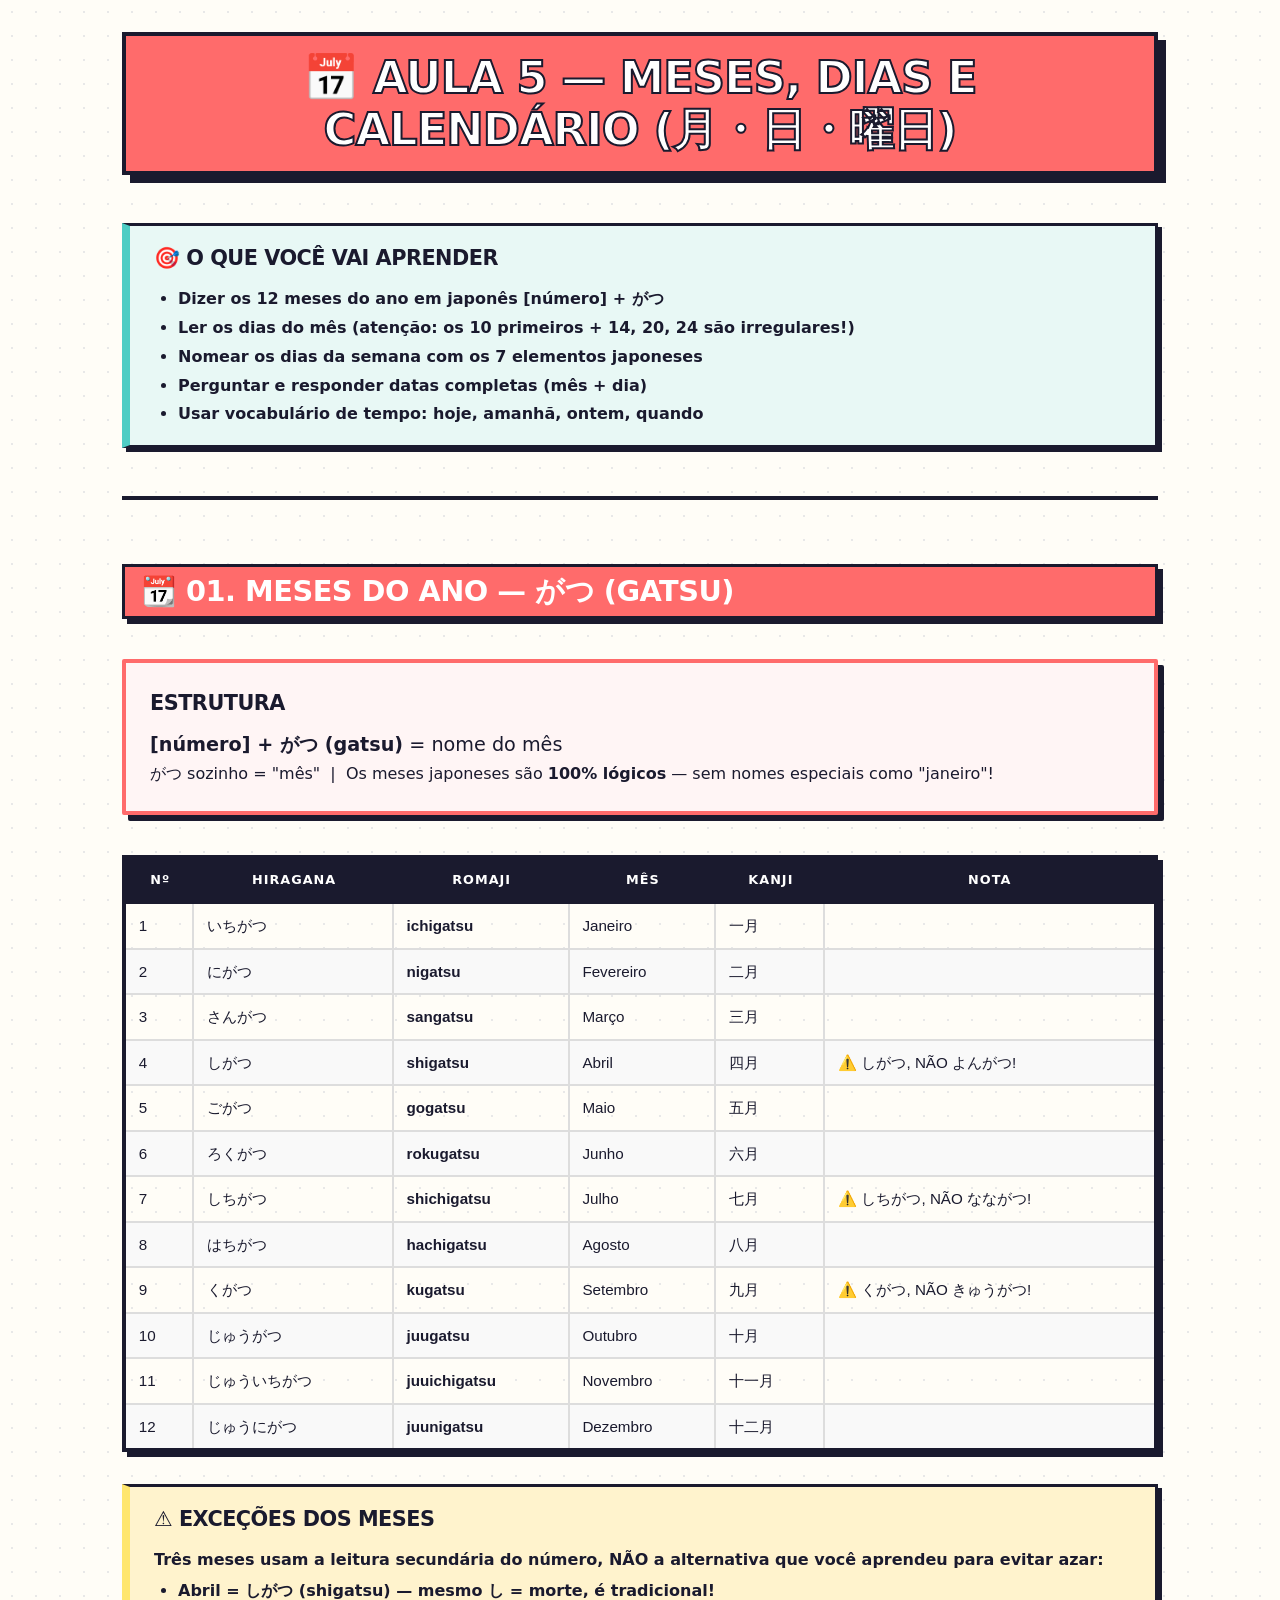
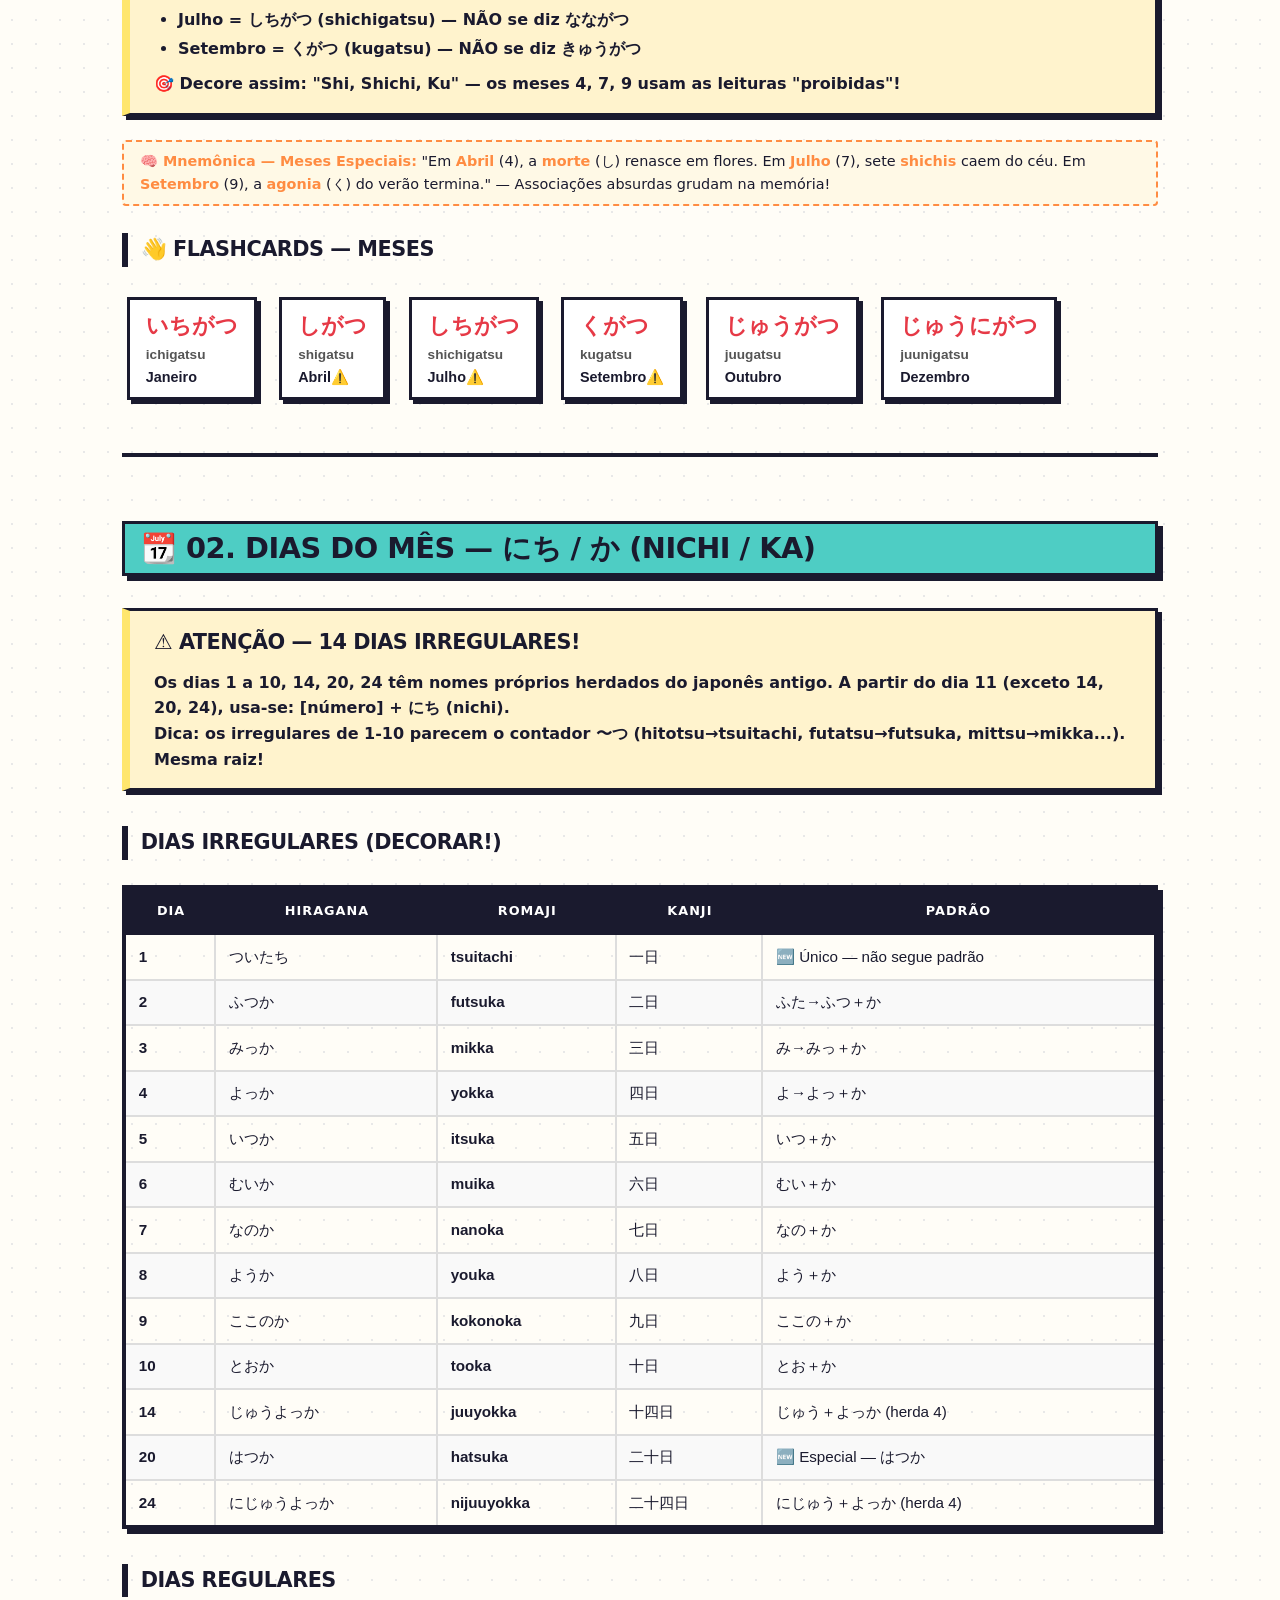
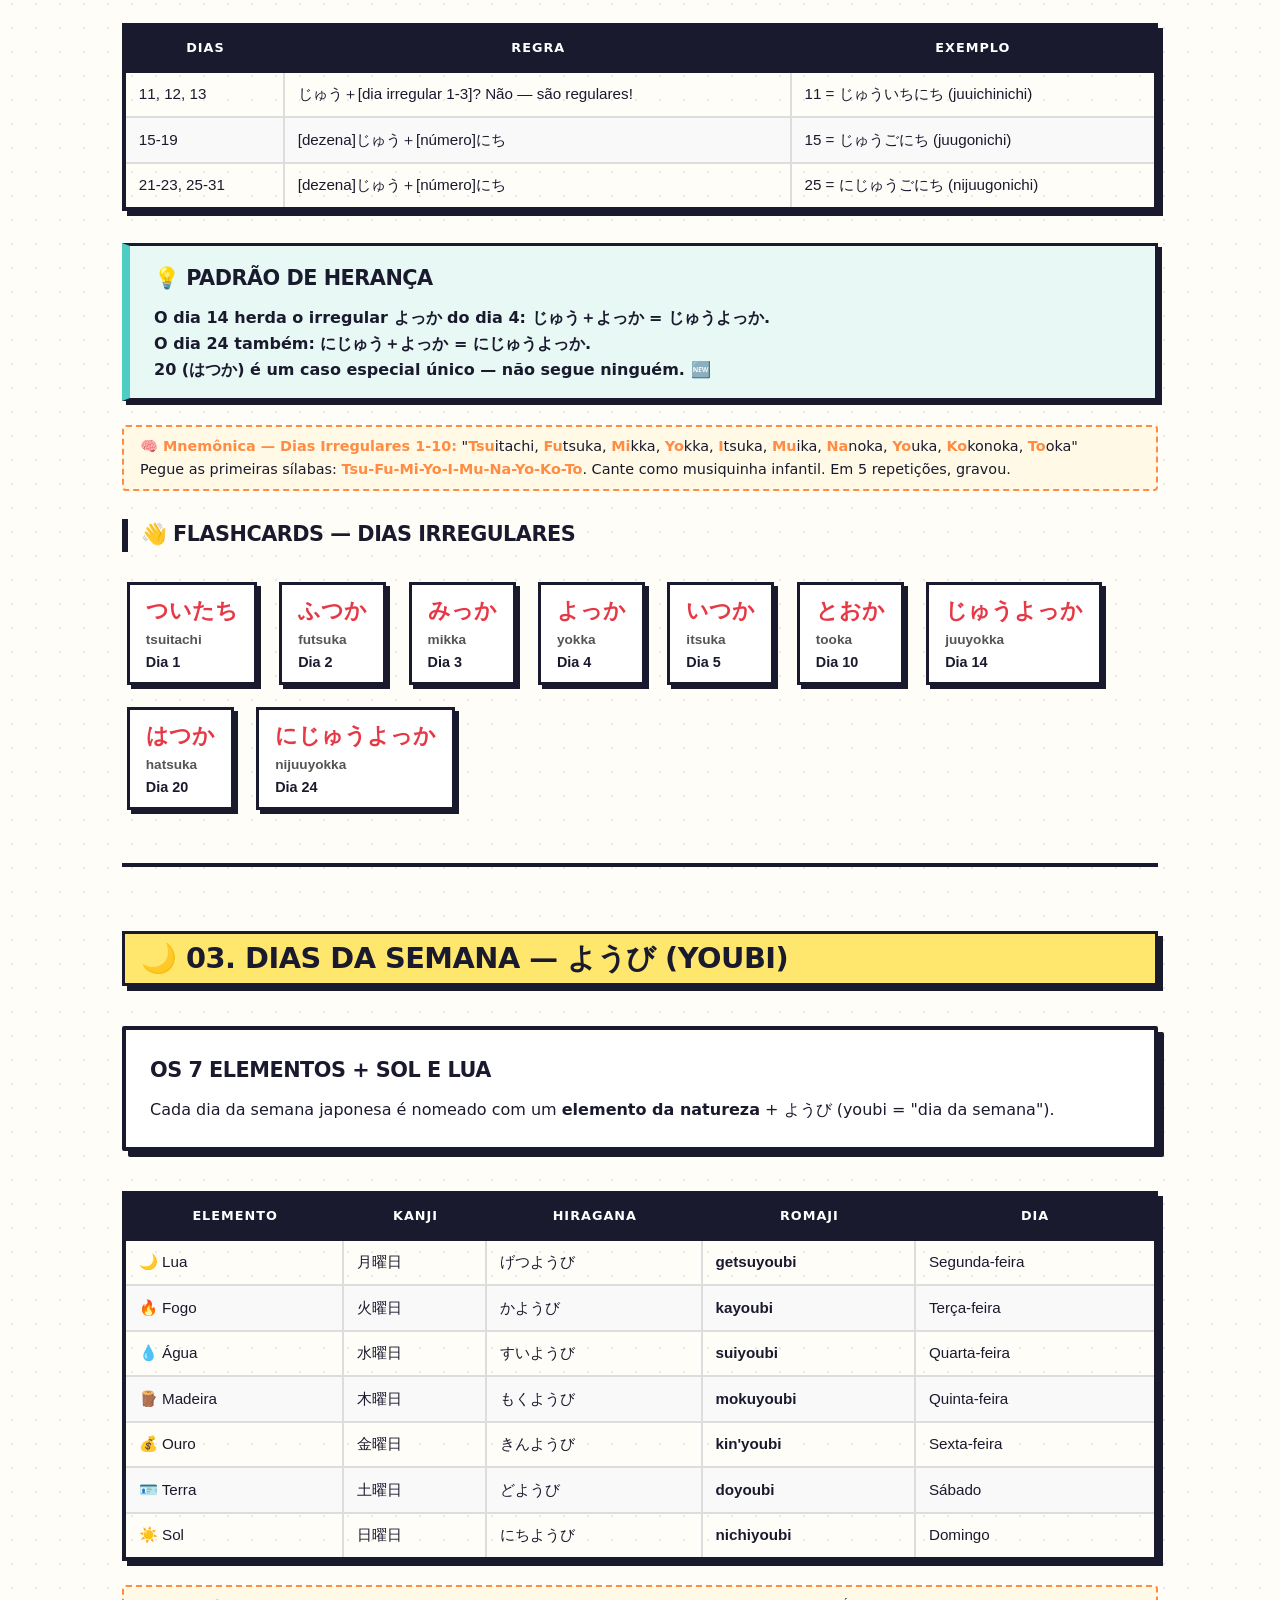
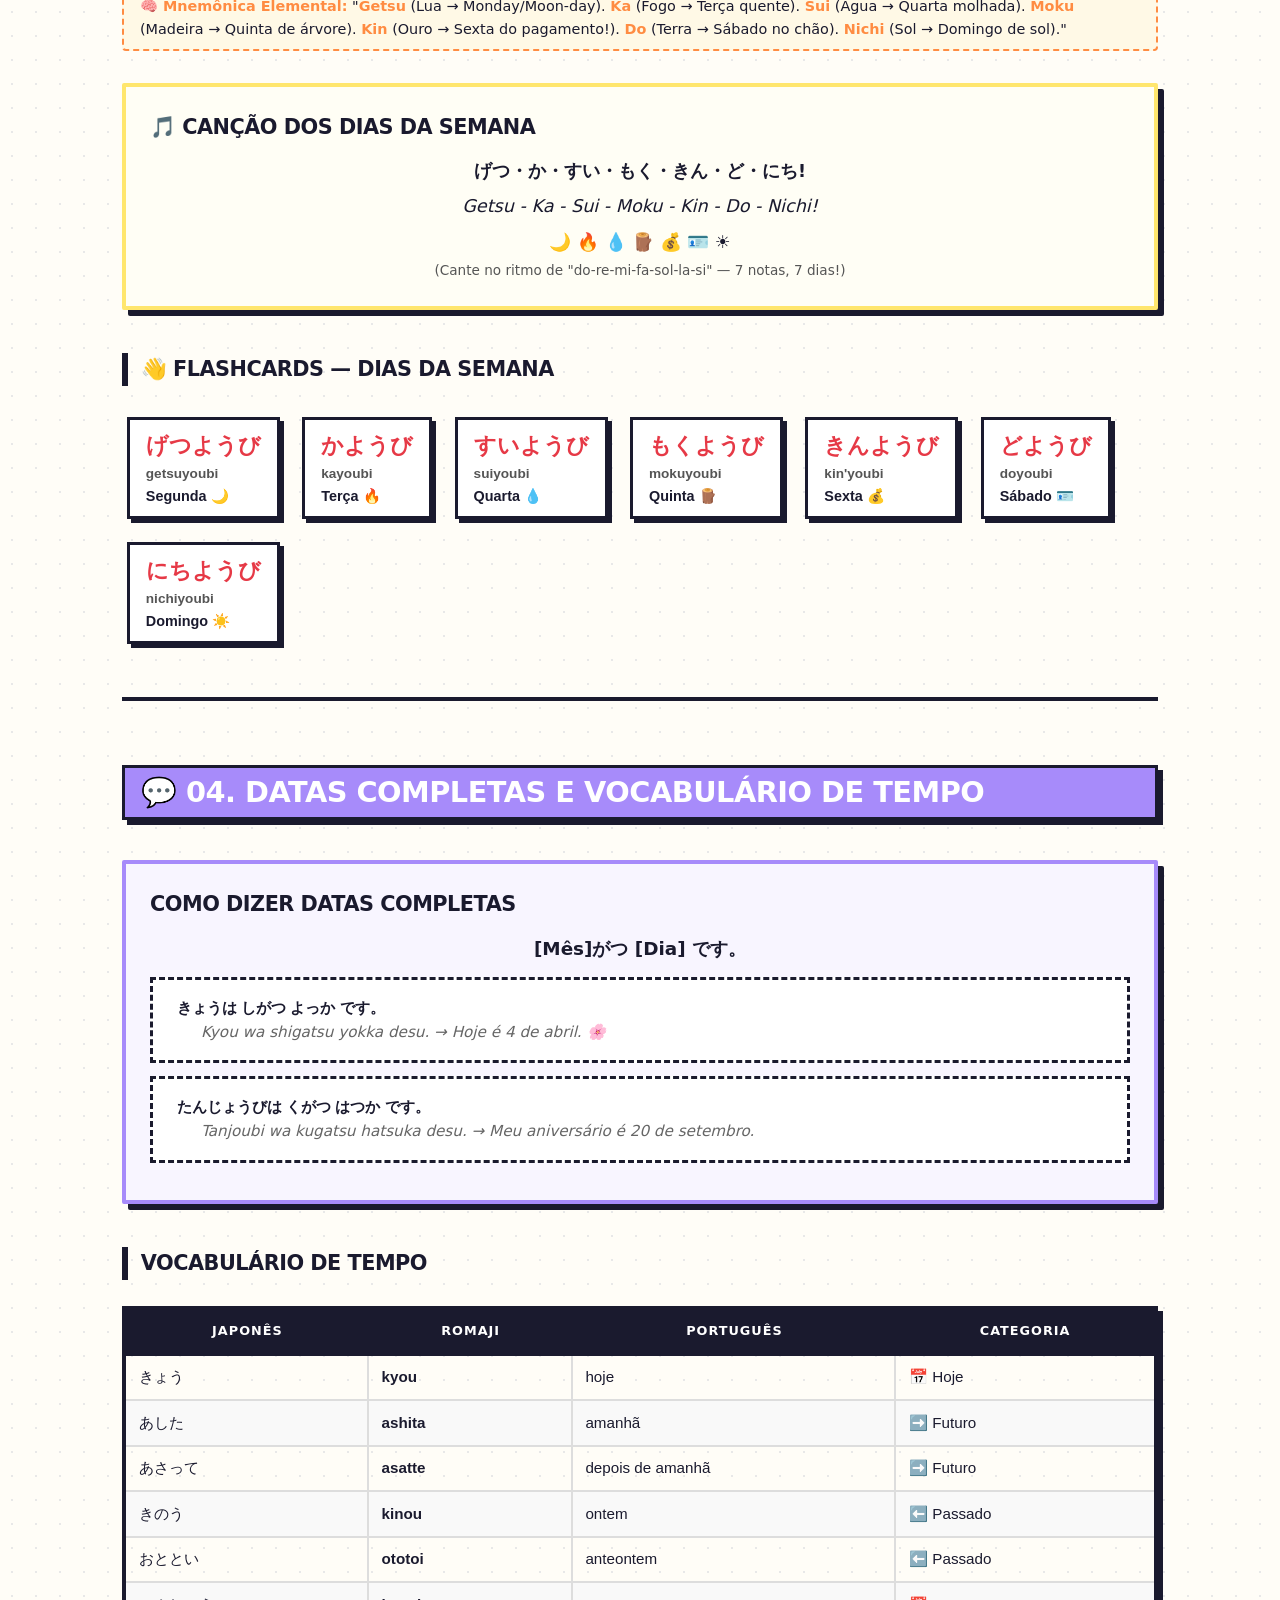
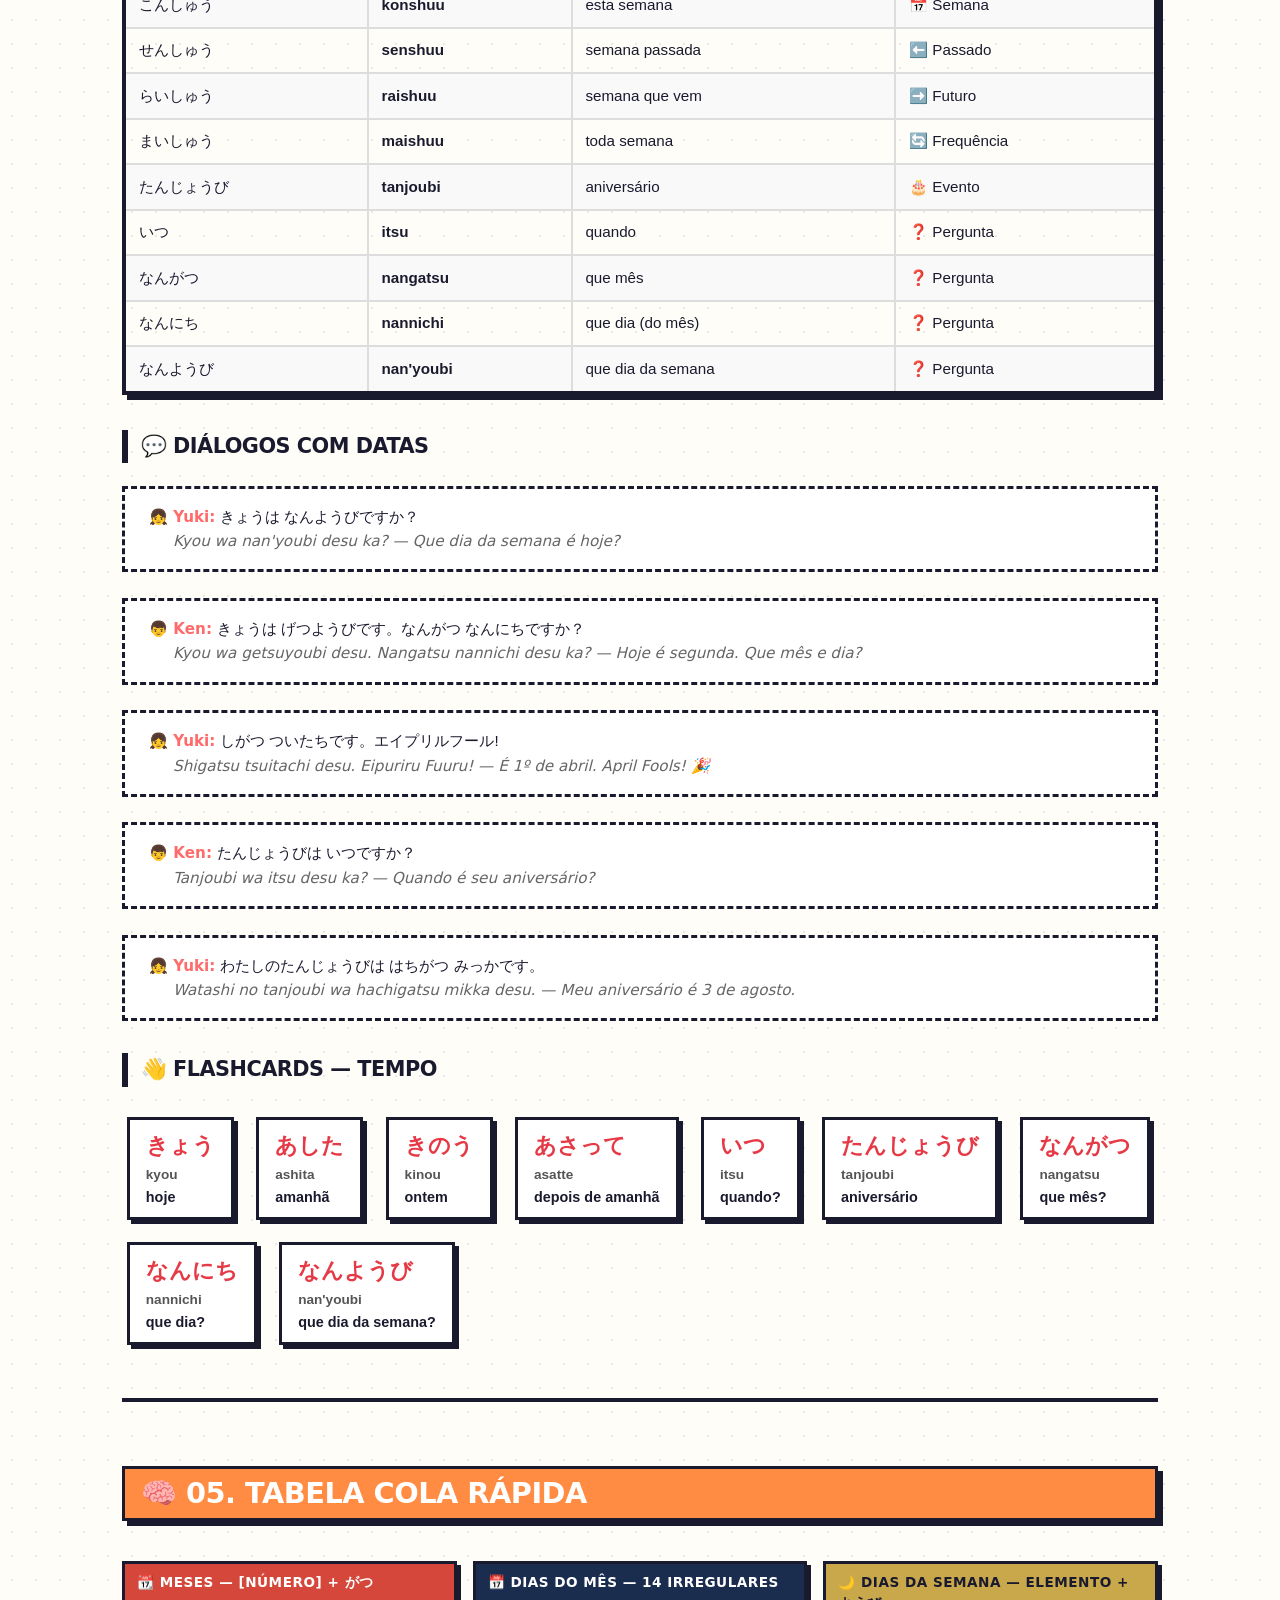
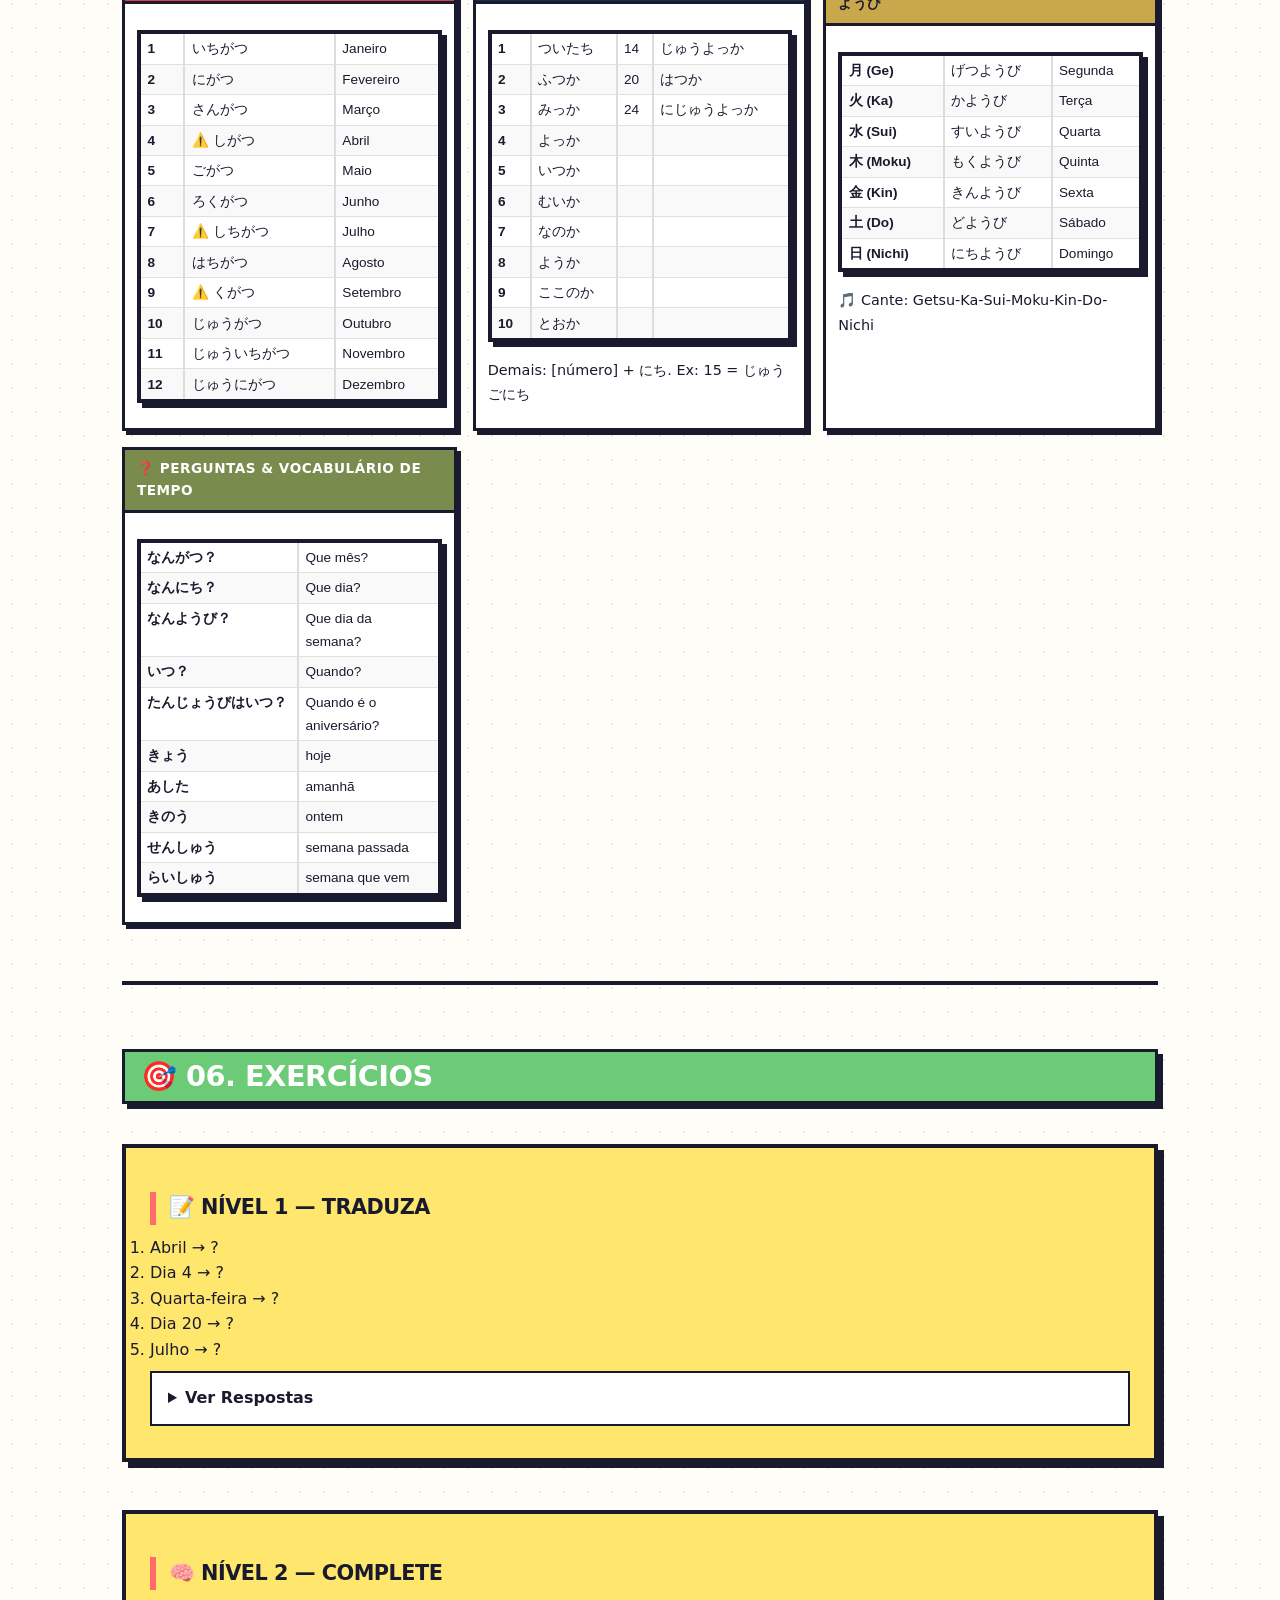
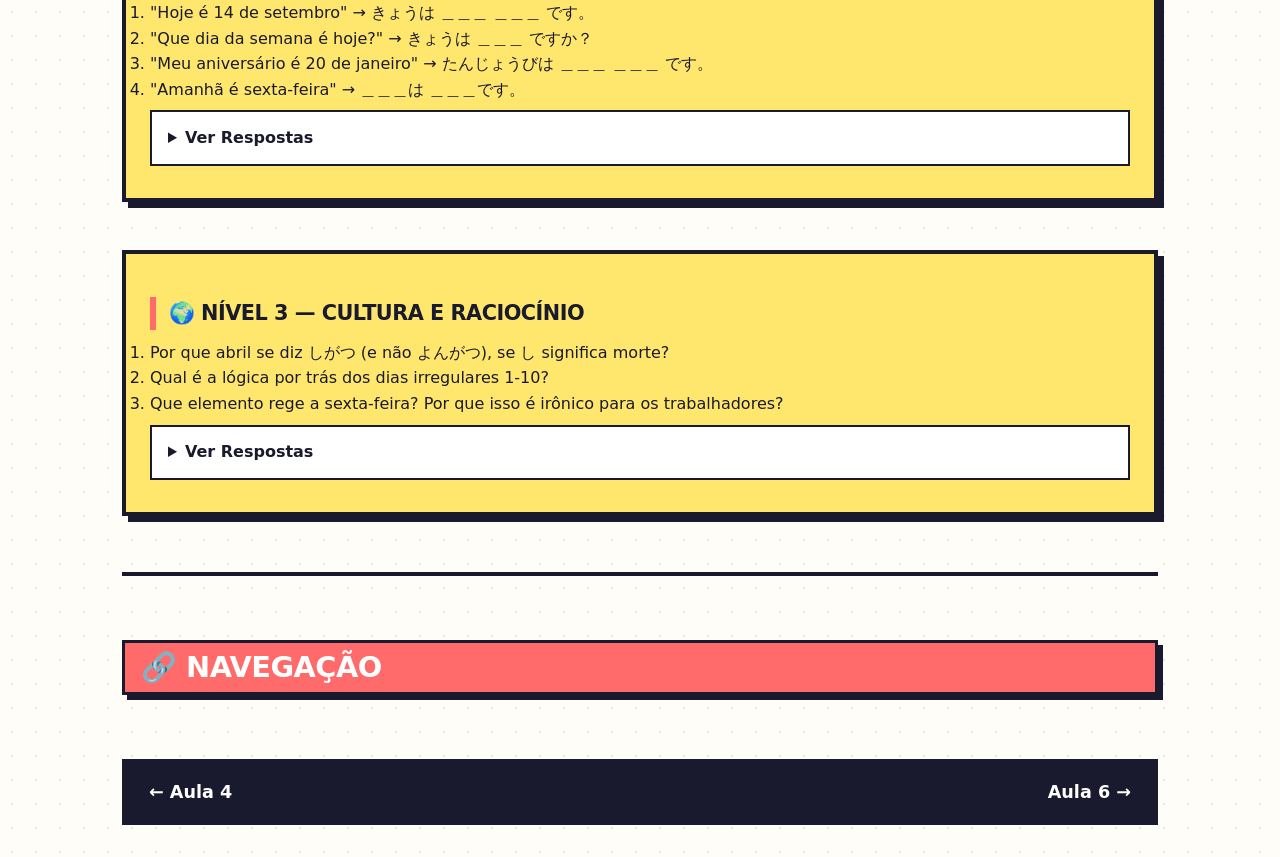
<file: docs/lessons/Aula 5.html>
<!DOCTYPE html>
<html lang="pt-BR">
<head>
<meta charset="UTF-8">
<meta name="viewport" content="width=device-width, initial-scale=1.0">
<title>Aula 5 — Meses, Dias e Calendário (月・日・曜日)</title>
<link rel="stylesheet" href="../css/style.css">
<style>
:root {
  --bg: #FFFDF7;
  --card-bg: #FFFFFF;
  --border: #1A1A2E;
  --shadow: #1A1A2E;
  --text: #1A1A2E;
  --accent1: #FF6B6B;
  --accent2: #4ECDC4;
  --accent3: #FFE66D;
  --accent4: #A78BFA;
  --accent5: #FF8C42;
  --accent6: #6BCB77;
  --accent7: #FFD93D;
  --accent8: #F472B6;
  --font-heading: 'Segoe UI', system-ui, -apple-system, sans-serif;
  --font-body: 'Segoe UI', system-ui, -apple-system, sans-serif;
  --font-jp: 'Hiragino Kaku Gothic ProN', 'Noto Sans JP', 'Yu Gothic', sans-serif;
}
* { box-sizing: border-box; margin: 0; padding: 0; }
body {
  background: var(--bg);
  background-image: radial-gradient(circle, #e8e8e8 1px, transparent 1px);
  background-size: 24px 24px;
  font-family: var(--font-body); color: var(--text); line-height: 1.6;
  padding: 2rem; max-width: 1100px; margin: 0 auto;
}
h1 {
  font-size: 2.8rem; font-weight: 900; text-transform: uppercase; letter-spacing: -1px;
  background: var(--accent1); color: #fff; padding: 1rem 1.5rem;
  border: 4px solid var(--border); box-shadow: 8px 8px 0 var(--shadow);
  margin-bottom: 2rem; text-align: center; -webkit-text-stroke: 2px var(--border);
}
h2 {
  font-size: 1.8rem; font-weight: 800; margin: 2rem 0 1rem; padding: 0.5rem 1rem;
  border: 3px solid var(--border); box-shadow: 5px 5px 0 var(--shadow); display: inline-block;
}
h3 { font-size: 1.3rem; font-weight: 700; margin: 1.2rem 0 0.6rem; padding: 0.3rem 0.8rem; border-left: 6px solid var(--border); }
.card {
  background: var(--card-bg); border: 4px solid var(--border);
  box-shadow: 6px 6px 0 var(--shadow); padding: 1.5rem; margin: 1.5rem 0; border-radius: 2px;
}
.card-accent1 { background: #FFF5F5; border-color: var(--accent1); }
.card-accent2 { background: #F0FFFE; border-color: var(--accent2); }
.card-accent3 { background: #FFFEF5; border-color: var(--accent3); }
.card-accent4 { background: #F8F5FF; border-color: var(--accent4); }
.card-accent5 { background: #FFF9F5; border-color: var(--accent5); }
.card-accent6 { background: #F5FFF6; border-color: var(--accent6); }
table {
  width: 100%; border-collapse: separate; border-spacing: 0;
  border: 4px solid var(--border); box-shadow: 5px 5px 0 var(--shadow); margin: 1rem 0; font-size: 0.95rem;
}
thead th {
  background: var(--border); color: #fff; font-weight: 800; padding: 0.7rem 0.8rem;
  text-transform: uppercase; font-size: 0.8rem; letter-spacing: 1px; border-bottom: 3px solid var(--border);
}
tbody td {
  padding: 0.6rem 0.8rem; border-bottom: 2px solid #ddd; border-right: 2px solid #ddd;
  font-family: var(--font-jp); vertical-align: middle;
}
tbody td:last-child { border-right: none; }
tbody tr:last-child td { border-bottom: none; }
tbody tr:nth-child(even) { background: #f9f9f9; }
tbody tr:hover { background: #FFF3CD; }
.flashcard {
  display: inline-block; background: var(--card-bg); border: 3px solid var(--border);
  box-shadow: 4px 4px 0 var(--shadow); padding: 0.5rem 1rem; margin: 0.3rem;
  font-family: var(--font-jp); font-size: 1.1rem; font-weight: 600;
  transition: transform 0.1s; cursor: pointer; user-select: none;
}
.flashcard:hover { transform: translate(-2px, -2px); box-shadow: 6px 6px 0 var(--shadow); }
.flashcard .jp { font-size: 1.4rem; color: #E63946; }
.flashcard .romaji { font-size: 0.85rem; color: #555; }
.flashcard .pt { font-size: 0.9rem; color: #1A1A2E; font-weight: 700; }
.tag {
  display: inline-block; padding: 0.2rem 0.7rem; border: 2px solid var(--border);
  box-shadow: 2px 2px 0 var(--shadow); font-size: 0.75rem; font-weight: 700;
  text-transform: uppercase; margin: 0.2rem;
}
.tag-red { background: var(--accent1); color: #fff; }
.tag-teal { background: var(--accent2); color: #1A1A2E; }
.tag-yellow { background: var(--accent3); color: #1A1A2E; }
.tag-purple { background: var(--accent4); color: #fff; }
.tag-orange { background: var(--accent5); color: #fff; }
.tag-green { background: var(--accent6); color: #fff; }
.quiz {
  background: var(--accent3); border: 4px solid var(--border);
  box-shadow: 6px 6px 0 var(--shadow); padding: 1.5rem; margin: 1.5rem 0;
}
.quiz h3 { border-left-color: var(--accent1); }
.quiz details { margin: 0.5rem 0; padding: 0.5rem 1rem; background: #fff; border: 2px solid var(--border); }
.quiz summary { font-weight: 700; cursor: pointer; padding: 0.3rem 0; }
.quiz details[open] { background: #FFF5F5; border-color: var(--accent1); }
.cheatsheet {
  background: #1A1A2E; color: #00FF88; font-family: 'Courier New', monospace;
  border: 4px solid #00FF88; box-shadow: 6px 6px 0 #00FF8844;
  padding: 1.5rem; margin: 1.5rem 0; font-size: 0.9rem; white-space: pre-wrap; line-height: 1.5;
}
.info-box { padding: 1rem 1.5rem; margin: 1rem 0; border: 3px solid var(--border); box-shadow: 4px 4px 0 var(--shadow); font-weight: 600; }
.info-tip { background: #E8F8F5; border-left: 8px solid var(--accent2); }
.info-warn { background: #FFF3CD; border-left: 8px solid var(--accent3); }
.info-danger { background: #FFE5E5; border-left: 8px solid var(--accent1); }
.info-note { background: #F0E6FF; border-left: 8px solid var(--accent4); }
.example-dialog {
  background: #fff; border: 3px dashed var(--border); padding: 1rem 1.5rem; margin: 0.8rem 0; font-size: 0.95rem;
}
.example-dialog .speaker { font-weight: 800; color: var(--accent1); }
.example-dialog .jp-text { font-family: var(--font-jp); }
.example-dialog .translation { color: #666; font-style: italic; margin-left: 1.5rem; }
.section-badge { display: inline-block; font-size: 1.8rem; margin-right: 0.5rem; vertical-align: middle; }
hr { border: 2px solid var(--border); margin: 2rem 0; }
.op-words { display: flex; flex-wrap: wrap; gap: 0.8rem; margin: 1rem 0; }
nav.footer-nav {
  display: flex; justify-content: space-between; margin-top: 3rem;
  padding: 1rem 1.5rem; background: var(--border); border: 3px solid var(--border);
}
nav.footer-nav a { color: #fff; font-weight: 800; text-decoration: none; font-size: 1.1rem; }
nav.footer-nav a:hover { text-decoration: underline; }
.mnemonic {
  background: #FFF9E6; border: 2px dashed var(--accent5);
  padding: 0.5rem 1rem; margin: 0.5rem 0; font-size: 0.9rem; border-radius: 4px;
}
.mnemonic strong { color: var(--accent5); }
@media (max-width: 768px) {
  body { padding: 1rem; }
  h1 { font-size: 2rem; }
  table { font-size: 0.8rem; }
  td, th { padding: 0.4rem; }
}
.info-box h3 { border-left: none; padding-left: 0; margin-top: 0; }
.info-box h4 { margin-bottom: 0.3rem; }
.card h3 { border-left: none; padding-left: 0; margin-top: 0; }
.example-dialog h3 { border-left: none; padding-left: 0; margin-top: 0; }
.example-dialog h4 { margin-bottom: 0.3rem; }
</style>
</head>
<body>

<h1>&#x1F4C5; Aula 5 — Meses, Dias e Calendário (月・日・曜日)</h1>

<div class="info-box info-tip">
  <h3>&#x1F3AF; O que você vai aprender</h3>
  <ul style="margin: 0.5rem 0 0 1.5rem; line-height: 1.8;">
    <li>Dizer os <strong>12 meses do ano</strong> em japonês [número] + がつ</li>
    <li>Ler os <strong>dias do mês</strong> (atenção: os 10 primeiros + 14, 20, 24 são <strong>irregulares</strong>!)</li>
    <li>Nomear os <strong>dias da semana</strong> com os 7 elementos japoneses</li>
    <li>Perguntar e responder <strong>datas completas</strong> (mês + dia)</li>
    <li>Usar vocabulário de tempo: hoje, amanhã, ontem, quando</li>
  </ul>
</div>

<hr>

<!-- ===== SECTION 1: MESES ===== -->
<h2 style="background: var(--accent1); color: #fff;">&#x1F4C6; 01. Meses do Ano — がつ (Gatsu)</h2>

<div class="card card-accent1">
  <h3>Estrutura</h3>
  <p style="font-size:1.2rem;"><strong>[número] + がつ (gatsu)</strong> = nome do mês</p>
  <p>がつ sozinho = "mês" &nbsp;|&nbsp; Os meses japoneses são <strong>100% lógicos</strong> — sem nomes especiais como "janeiro"!</p>
</div>

<table>
  <thead><tr><th>Nº</th><th>Hiragana</th><th>Romaji</th><th>Mês</th><th>Kanji</th><th>Nota</th></tr></thead>
  <tbody>
    <tr><td>1</td><td>いちがつ</td><td><strong>ichigatsu</strong></td><td>Janeiro</td><td>一月</td><td></td></tr>
    <tr><td>2</td><td>にがつ</td><td><strong>nigatsu</strong></td><td>Fevereiro</td><td>二月</td><td></td></tr>
    <tr><td>3</td><td>さんがつ</td><td><strong>sangatsu</strong></td><td>Março</td><td>三月</td><td></td></tr>
    <tr><td>4</td><td>しがつ</td><td><strong>shigatsu</strong></td><td>Abril</td><td>四月</td><td>&#x26A0;&#xFE0F; しがつ, NÃO よんがつ!</td></tr>
    <tr><td>5</td><td>ごがつ</td><td><strong>gogatsu</strong></td><td>Maio</td><td>五月</td><td></td></tr>
    <tr><td>6</td><td>ろくがつ</td><td><strong>rokugatsu</strong></td><td>Junho</td><td>六月</td><td></td></tr>
    <tr><td>7</td><td>しちがつ</td><td><strong>shichigatsu</strong></td><td>Julho</td><td>七月</td><td>&#x26A0;&#xFE0F; しちがつ, NÃO なながつ!</td></tr>
    <tr><td>8</td><td>はちがつ</td><td><strong>hachigatsu</strong></td><td>Agosto</td><td>八月</td><td></td></tr>
    <tr><td>9</td><td>くがつ</td><td><strong>kugatsu</strong></td><td>Setembro</td><td>九月</td><td>&#x26A0;&#xFE0F; くがつ, NÃO きゅうがつ!</td></tr>
    <tr><td>10</td><td>じゅうがつ</td><td><strong>juugatsu</strong></td><td>Outubro</td><td>十月</td><td></td></tr>
    <tr><td>11</td><td>じゅういちがつ</td><td><strong>juuichigatsu</strong></td><td>Novembro</td><td>十一月</td><td></td></tr>
    <tr><td>12</td><td>じゅうにがつ</td><td><strong>juunigatsu</strong></td><td>Dezembro</td><td>十二月</td><td></td></tr>
  </tbody>
</table>

<div class="info-box info-warn">
  <h3>&#x26A0;&#xFE0F; Exceções dos Meses</h3>
  <p>Três meses usam a <strong>leitura secundária</strong> do número, NÃO a alternativa que você aprendeu para evitar azar:</p>
  <ul style="margin:0.3rem 0 0 1.5rem; line-height:1.8;">
    <li><strong>Abril = しがつ (shigatsu)</strong> — mesmo し = morte, é tradicional!</li>
    <li><strong>Julho = しちがつ (shichigatsu)</strong> — NÃO se diz なながつ</li>
    <li><strong>Setembro = くがつ (kugatsu)</strong> — NÃO se diz きゅうがつ</li>
  </ul>
  <p style="margin-top:0.5rem;">&#x1F3AF; Decore assim: <strong>"Shi, Shichi, Ku"</strong> — os meses 4, 7, 9 usam as leituras "proibidas"!</p>
</div>

<div class="mnemonic">
  <strong>&#x1F9E0; Mnemônica — Meses Especiais:</strong>
  "Em <strong>Abril</strong> (4), a <strong>morte</strong> (し) renasce em flores. Em <strong>Julho</strong> (7), sete <strong>shichis</strong> caem do céu. Em <strong>Setembro</strong> (9), a <strong>agonia</strong> (く) do verão termina." — Associações absurdas grudam na memória!
</div>

<h3>&#x1F44B; Flashcards — Meses</h3>
<div class="op-words">
  <div class="flashcard"><div class="jp">いちがつ</div><div class="romaji">ichigatsu</div><div class="pt">Janeiro</div></div>
  <div class="flashcard"><div class="jp">しがつ</div><div class="romaji">shigatsu</div><div class="pt">Abril&#x26A0;&#xFE0F;</div></div>
  <div class="flashcard"><div class="jp">しちがつ</div><div class="romaji">shichigatsu</div><div class="pt">Julho&#x26A0;&#xFE0F;</div></div>
  <div class="flashcard"><div class="jp">くがつ</div><div class="romaji">kugatsu</div><div class="pt">Setembro&#x26A0;&#xFE0F;</div></div>
  <div class="flashcard"><div class="jp">じゅうがつ</div><div class="romaji">juugatsu</div><div class="pt">Outubro</div></div>
  <div class="flashcard"><div class="jp">じゅうにがつ</div><div class="romaji">juunigatsu</div><div class="pt">Dezembro</div></div>
</div>

<hr>

<!-- ===== SECTION 2: DIAS DO MÊS ===== -->
<h2 style="background: var(--accent2); color: #1A1A2E;">&#x1F4C6; 02. Dias do Mês — にち / か (Nichi / Ka)</h2>

<div class="info-box info-warn">
  <h3>&#x26A0;&#xFE0F; Atenção — 14 dias irregulares!</h3>
  <p>Os dias <strong>1 a 10, 14, 20, 24</strong> têm nomes próprios herdados do japonês antigo. A partir do dia 11 (exceto 14, 20, 24), usa-se: <strong>[número] + にち (nichi)</strong>.</p>
  <p>Dica: os irregulares de 1-10 <strong>parecem o contador 〜つ</strong> (hitotsu→tsuitachi, futatsu→futsuka, mittsu→mikka...). Mesma raiz!</p>
</div>

<h3>Dias Irregulares (Decorar!)</h3>
<table>
  <thead><tr><th>Dia</th><th>Hiragana</th><th>Romaji</th><th>Kanji</th><th>Padrão</th></tr></thead>
  <tbody>
    <tr><td><strong>1</strong></td><td>ついたち</td><td><strong>tsuitachi</strong></td><td>一日</td><td>&#x1F195; Único — não segue padrão</td></tr>
    <tr><td><strong>2</strong></td><td>ふつか</td><td><strong>futsuka</strong></td><td>二日</td><td>ふた→ふつ＋か</td></tr>
    <tr><td><strong>3</strong></td><td>みっか</td><td><strong>mikka</strong></td><td>三日</td><td>み→みっ＋か</td></tr>
    <tr><td><strong>4</strong></td><td>よっか</td><td><strong>yokka</strong></td><td>四日</td><td>よ→よっ＋か</td></tr>
    <tr><td><strong>5</strong></td><td>いつか</td><td><strong>itsuka</strong></td><td>五日</td><td>いつ＋か</td></tr>
    <tr><td><strong>6</strong></td><td>むいか</td><td><strong>muika</strong></td><td>六日</td><td>むい＋か</td></tr>
    <tr><td><strong>7</strong></td><td>なのか</td><td><strong>nanoka</strong></td><td>七日</td><td>なの＋か</td></tr>
    <tr><td><strong>8</strong></td><td>ようか</td><td><strong>youka</strong></td><td>八日</td><td>よう＋か</td></tr>
    <tr><td><strong>9</strong></td><td>ここのか</td><td><strong>kokonoka</strong></td><td>九日</td><td>ここの＋か</td></tr>
    <tr><td><strong>10</strong></td><td>とおか</td><td><strong>tooka</strong></td><td>十日</td><td>とお＋か</td></tr>
    <tr><td><strong>14</strong></td><td>じゅうよっか</td><td><strong>juuyokka</strong></td><td>十四日</td><td>じゅう＋よっか (herda 4)</td></tr>
    <tr><td><strong>20</strong></td><td>はつか</td><td><strong>hatsuka</strong></td><td>二十日</td><td>&#x1F195; Especial — はつか</td></tr>
    <tr><td><strong>24</strong></td><td>にじゅうよっか</td><td><strong>nijuuyokka</strong></td><td>二十四日</td><td>にじゅう＋よっか (herda 4)</td></tr>
  </tbody>
</table>

<h3>Dias Regulares</h3>
<table>
  <thead><tr><th>Dias</th><th>Regra</th><th>Exemplo</th></tr></thead>
  <tbody>
    <tr><td>11, 12, 13</td><td>じゅう＋[dia irregular 1-3]? Não — são regulares!</td><td>11 = じゅういちにち (juuichinichi)</td></tr>
    <tr><td>15-19</td><td>[dezena]じゅう＋[número]にち</td><td>15 = じゅうごにち (juugonichi)</td></tr>
    <tr><td>21-23, 25-31</td><td>[dezena]じゅう＋[número]にち</td><td>25 = にじゅうごにち (nijuugonichi)</td></tr>
  </tbody>
</table>

<div class="info-box info-tip">
  <h3>&#x1F4A1; Padrão de Herança</h3>
  <p>O dia <strong>14</strong> herda o irregular <strong>よっか</strong> do dia 4: じゅう＋よっか = じゅうよっか.</p>
  <p>O dia <strong>24</strong> também: にじゅう＋よっか = にじゅうよっか.</p>
  <p><strong>20</strong> (はつか) é um caso especial único — não segue ninguém. &#x1F195;</p>
</div>

<div class="mnemonic">
  <strong>&#x1F9E0; Mnemônica — Dias Irregulares 1-10:</strong>
  "<strong>Tsu</strong>itachi, <strong>Fu</strong>tsuka, <strong>Mi</strong>kka, <strong>Yo</strong>kka, <strong>I</strong>tsuka, <strong>Mu</strong>ika, <strong>Na</strong>noka, <strong>Yo</strong>uka, <strong>Ko</strong>konoka, <strong>To</strong>oka"<br>
  Pegue as primeiras sílabas: <strong>Tsu-Fu-Mi-Yo-I-Mu-Na-Yo-Ko-To</strong>. Cante como musiquinha infantil. Em 5 repetições, gravou.
</div>

<h3>&#x1F44B; Flashcards — Dias Irregulares</h3>
<div class="op-words">
  <div class="flashcard"><div class="jp">ついたち</div><div class="romaji">tsuitachi</div><div class="pt">Dia 1</div></div>
  <div class="flashcard"><div class="jp">ふつか</div><div class="romaji">futsuka</div><div class="pt">Dia 2</div></div>
  <div class="flashcard"><div class="jp">みっか</div><div class="romaji">mikka</div><div class="pt">Dia 3</div></div>
  <div class="flashcard"><div class="jp">よっか</div><div class="romaji">yokka</div><div class="pt">Dia 4</div></div>
  <div class="flashcard"><div class="jp">いつか</div><div class="romaji">itsuka</div><div class="pt">Dia 5</div></div>
  <div class="flashcard"><div class="jp">とおか</div><div class="romaji">tooka</div><div class="pt">Dia 10</div></div>
  <div class="flashcard"><div class="jp">じゅうよっか</div><div class="romaji">juuyokka</div><div class="pt">Dia 14</div></div>
  <div class="flashcard"><div class="jp">はつか</div><div class="romaji">hatsuka</div><div class="pt">Dia 20</div></div>
  <div class="flashcard"><div class="jp">にじゅうよっか</div><div class="romaji">nijuuyokka</div><div class="pt">Dia 24</div></div>
</div>

<hr>

<!-- ===== SECTION 3: DIAS DA SEMANA ===== -->
<h2 style="background: var(--accent3); color: #1A1A2E;">&#x1F319; 03. Dias da Semana — ようび (Youbi)</h2>

<div class="card">
  <h3>Os 7 Elementos + Sol e Lua</h3>
  <p>Cada dia da semana japonesa é nomeado com um <strong>elemento da natureza</strong> + ようび (youbi = "dia da semana").</p>
</div>

<table>
  <thead><tr><th>Elemento</th><th>Kanji</th><th>Hiragana</th><th>Romaji</th><th>Dia</th></tr></thead>
  <tbody>
    <tr><td>&#x1F319; Lua</td><td>月曜日</td><td>げつようび</td><td><strong>getsuyoubi</strong></td><td>Segunda-feira</td></tr>
    <tr><td>&#x1F525; Fogo</td><td>火曜日</td><td>かようび</td><td><strong>kayoubi</strong></td><td>Terça-feira</td></tr>
    <tr><td>&#x1F4A7; Água</td><td>水曜日</td><td>すいようび</td><td><strong>suiyoubi</strong></td><td>Quarta-feira</td></tr>
    <tr><td>&#x1FAB5; Madeira</td><td>木曜日</td><td>もくようび</td><td><strong>mokuyoubi</strong></td><td>Quinta-feira</td></tr>
    <tr><td>&#x1F4B0; Ouro</td><td>金曜日</td><td>きんようび</td><td><strong>kin'youbi</strong></td><td>Sexta-feira</td></tr>
    <tr><td>&#x1FAAA; Terra</td><td>土曜日</td><td>どようび</td><td><strong>doyoubi</strong></td><td>Sábado</td></tr>
    <tr><td>&#x2600;&#xFE0F; Sol</td><td>日曜日</td><td>にちようび</td><td><strong>nichiyoubi</strong></td><td>Domingo</td></tr>
  </tbody>
</table>

<div class="mnemonic">
  <strong>&#x1F9E0; Mnemônica Elemental:</strong>
  "<strong>Getsu</strong> (Lua → Monday/Moon-day). <strong>Ka</strong> (Fogo → Terça quente). <strong>Sui</strong> (Água → Quarta molhada). <strong>Moku</strong> (Madeira → Quinta de árvore). <strong>Kin</strong> (Ouro → Sexta do pagamento!). <strong>Do</strong> (Terra → Sábado no chão). <strong>Nichi</strong> (Sol → Domingo de sol)."
</div>

<div class="card card-accent3">
  <h3>&#x1F3B5; Canção dos Dias da Semana</h3>
  <p style="text-align:center;font-size:1.1rem;line-height:2;">
    <strong>げつ・か・すい・もく・きん・ど・にち!</strong><br>
    <em>Getsu - Ka - Sui - Moku - Kin - Do - Nichi!</em><br>
    &#x1F319; &#x1F525; &#x1F4A7; &#x1FAB5; &#x1F4B0; &#x1FAAA; &#x2600;&#xFE0F;
  </p>
  <p style="text-align:center;font-size:0.85rem;color:#555;">(Cante no ritmo de "do-re-mi-fa-sol-la-si" — 7 notas, 7 dias!)</p>
</div>

<h3>&#x1F44B; Flashcards — Dias da Semana</h3>
<div class="op-words">
  <div class="flashcard"><div class="jp">げつようび</div><div class="romaji">getsuyoubi</div><div class="pt">Segunda &#x1F319;</div></div>
  <div class="flashcard"><div class="jp">かようび</div><div class="romaji">kayoubi</div><div class="pt">Terça &#x1F525;</div></div>
  <div class="flashcard"><div class="jp">すいようび</div><div class="romaji">suiyoubi</div><div class="pt">Quarta &#x1F4A7;</div></div>
  <div class="flashcard"><div class="jp">もくようび</div><div class="romaji">mokuyoubi</div><div class="pt">Quinta &#x1FAB5;</div></div>
  <div class="flashcard"><div class="jp">きんようび</div><div class="romaji">kin'youbi</div><div class="pt">Sexta &#x1F4B0;</div></div>
  <div class="flashcard"><div class="jp">どようび</div><div class="romaji">doyoubi</div><div class="pt">Sábado &#x1FAAA;</div></div>
  <div class="flashcard"><div class="jp">にちようび</div><div class="romaji">nichiyoubi</div><div class="pt">Domingo &#x2600;&#xFE0F;</div></div>
</div>

<hr>

<!-- ===== SECTION 4: DATAS COMPLETAS E VOCABULÁRIO ===== -->
<h2 style="background: var(--accent4); color: #fff;">&#x1F4AC; 04. Datas Completas e Vocabulário de Tempo</h2>

<div class="card card-accent4">
  <h3>Como Dizer Datas Completas</h3>
  <p style="font-size:1.15rem;font-weight:800;text-align:center;margin:0.8rem 0;">
    [Mês]がつ [Dia] です。
  </p>
  <div class="example-dialog">
    <p class="jp-text"><strong>きょうは しがつ よっか です。</strong></p>
    <p class="translation"><em>Kyou wa shigatsu yokka desu.</em> → Hoje é 4 de abril. &#x1F338;</p>
  </div>
  <div class="example-dialog">
    <p class="jp-text"><strong>たんじょうびは くがつ はつか です。</strong></p>
    <p class="translation"><em>Tanjoubi wa kugatsu hatsuka desu.</em> → Meu aniversário é 20 de setembro.</p>
  </div>
</div>

<h3>Vocabulário de Tempo</h3>
<table>
  <thead><tr><th>Japonês</th><th>Romaji</th><th>Português</th><th>Categoria</th></tr></thead>
  <tbody>
    <tr><td>きょう</td><td><strong>kyou</strong></td><td>hoje</td><td>&#x1F4C5; Hoje</td></tr>
    <tr><td>あした</td><td><strong>ashita</strong></td><td>amanhã</td><td>&#x27A1;&#xFE0F; Futuro</td></tr>
    <tr><td>あさって</td><td><strong>asatte</strong></td><td>depois de amanhã</td><td>&#x27A1;&#xFE0F; Futuro</td></tr>
    <tr><td>きのう</td><td><strong>kinou</strong></td><td>ontem</td><td>&#x2B05;&#xFE0F; Passado</td></tr>
    <tr><td>おととい</td><td><strong>ototoi</strong></td><td>anteontem</td><td>&#x2B05;&#xFE0F; Passado</td></tr>
    <tr><td>こんしゅう</td><td><strong>konshuu</strong></td><td>esta semana</td><td>&#x1F4C5; Semana</td></tr>
    <tr><td>せんしゅう</td><td><strong>senshuu</strong></td><td>semana passada</td><td>&#x2B05;&#xFE0F; Passado</td></tr>
    <tr><td>らいしゅう</td><td><strong>raishuu</strong></td><td>semana que vem</td><td>&#x27A1;&#xFE0F; Futuro</td></tr>
    <tr><td>まいしゅう</td><td><strong>maishuu</strong></td><td>toda semana</td><td>&#x1F504; Frequência</td></tr>
    <tr><td>たんじょうび</td><td><strong>tanjoubi</strong></td><td>aniversário</td><td>&#x1F382; Evento</td></tr>
    <tr><td>いつ</td><td><strong>itsu</strong></td><td>quando</td><td>&#x2753; Pergunta</td></tr>
    <tr><td>なんがつ</td><td><strong>nangatsu</strong></td><td>que mês</td><td>&#x2753; Pergunta</td></tr>
    <tr><td>なんにち</td><td><strong>nannichi</strong></td><td>que dia (do mês)</td><td>&#x2753; Pergunta</td></tr>
    <tr><td>なんようび</td><td><strong>nan'youbi</strong></td><td>que dia da semana</td><td>&#x2753; Pergunta</td></tr>
  </tbody>
</table>

<h3>&#x1F4AC; Diálogos com Datas</h3>

<div class="example-dialog">
  <p><span class="speaker">&#x1F467; Yuki:</span> <span class="jp-text">きょうは なんようびですか？</span></p>
  <p class="translation"><em>Kyou wa nan'youbi desu ka?</em> — Que dia da semana é hoje?</p>
</div>

<div class="example-dialog">
  <p><span class="speaker">&#x1F466; Ken:</span> <span class="jp-text">きょうは げつようびです。なんがつ なんにちですか？</span></p>
  <p class="translation"><em>Kyou wa getsuyoubi desu. Nangatsu nannichi desu ka?</em> — Hoje é segunda. Que mês e dia?</p>
</div>

<div class="example-dialog">
  <p><span class="speaker">&#x1F467; Yuki:</span> <span class="jp-text">しがつ ついたちです。エイプリルフール!</span></p>
  <p class="translation"><em>Shigatsu tsuitachi desu. Eipuriru Fuuru!</em> — É 1º de abril. April Fools! &#x1F389;</p>
</div>

<div class="example-dialog">
  <p><span class="speaker">&#x1F466; Ken:</span> <span class="jp-text">たんじょうびは いつですか？</span></p>
  <p class="translation"><em>Tanjoubi wa itsu desu ka?</em> — Quando é seu aniversário?</p>
</div>

<div class="example-dialog">
  <p><span class="speaker">&#x1F467; Yuki:</span> <span class="jp-text">わたしのたんじょうびは はちがつ みっかです。</span></p>
  <p class="translation"><em>Watashi no tanjoubi wa hachigatsu mikka desu.</em> — Meu aniversário é 3 de agosto.</p>
</div>

<h3>&#x1F44B; Flashcards — Tempo</h3>
<div class="op-words">
  <div class="flashcard"><div class="jp">きょう</div><div class="romaji">kyou</div><div class="pt">hoje</div></div>
  <div class="flashcard"><div class="jp">あした</div><div class="romaji">ashita</div><div class="pt">amanhã</div></div>
  <div class="flashcard"><div class="jp">きのう</div><div class="romaji">kinou</div><div class="pt">ontem</div></div>
  <div class="flashcard"><div class="jp">あさって</div><div class="romaji">asatte</div><div class="pt">depois de amanhã</div></div>
  <div class="flashcard"><div class="jp">いつ</div><div class="romaji">itsu</div><div class="pt">quando?</div></div>
  <div class="flashcard"><div class="jp">たんじょうび</div><div class="romaji">tanjoubi</div><div class="pt">aniversário</div></div>
  <div class="flashcard"><div class="jp">なんがつ</div><div class="romaji">nangatsu</div><div class="pt">que mês?</div></div>
  <div class="flashcard"><div class="jp">なんにち</div><div class="romaji">nannichi</div><div class="pt">que dia?</div></div>
  <div class="flashcard"><div class="jp">なんようび</div><div class="romaji">nan'youbi</div><div class="pt">que dia da semana?</div></div>
</div>

<hr>

<!-- ===== SECTION 5: COLA RÁPIDA ===== -->
<h2 style="background: var(--accent5); color: #fff;">&#x1F9E0; 05. Tabela Cola Rápida</h2>

<div class="cheatsheet-grid">

  <div class="cheatsheet-card">
    <div class="cheatsheet-card__header cheatsheet-card__header--vermillion">&#x1F4C6; Meses — [número] + がつ</div>
    <div class="cheatsheet-card__body">
      <table>
        <tr><td>1</td><td>いちがつ</td><td>Janeiro</td></tr>
        <tr><td>2</td><td>にがつ</td><td>Fevereiro</td></tr>
        <tr><td>3</td><td>さんがつ</td><td>Março</td></tr>
        <tr><td>4</td><td>&#x26A0;&#xFE0F; しがつ</td><td>Abril</td></tr>
        <tr><td>5</td><td>ごがつ</td><td>Maio</td></tr>
        <tr><td>6</td><td>ろくがつ</td><td>Junho</td></tr>
        <tr><td>7</td><td>&#x26A0;&#xFE0F; しちがつ</td><td>Julho</td></tr>
        <tr><td>8</td><td>はちがつ</td><td>Agosto</td></tr>
        <tr><td>9</td><td>&#x26A0;&#xFE0F; くがつ</td><td>Setembro</td></tr>
        <tr><td>10</td><td>じゅうがつ</td><td>Outubro</td></tr>
        <tr><td>11</td><td>じゅういちがつ</td><td>Novembro</td></tr>
        <tr><td>12</td><td>じゅうにがつ</td><td>Dezembro</td></tr>
      </table>
    </div>
  </div>

  <div class="cheatsheet-card">
    <div class="cheatsheet-card__header cheatsheet-card__header--indigo">&#x1F4C5; Dias do Mês — 14 Irregulares</div>
    <div class="cheatsheet-card__body">
      <table>
        <tr><td>1</td><td>ついたち</td><td>14</td><td>じゅうよっか</td></tr>
        <tr><td>2</td><td>ふつか</td><td>20</td><td>はつか</td></tr>
        <tr><td>3</td><td>みっか</td><td>24</td><td>にじゅうよっか</td></tr>
        <tr><td>4</td><td>よっか</td><td></td><td></td></tr>
        <tr><td>5</td><td>いつか</td><td></td><td></td></tr>
        <tr><td>6</td><td>むいか</td><td></td><td></td></tr>
        <tr><td>7</td><td>なのか</td><td></td><td></td></tr>
        <tr><td>8</td><td>ようか</td><td></td><td></td></tr>
        <tr><td>9</td><td>ここのか</td><td></td><td></td></tr>
        <tr><td>10</td><td>とおか</td><td></td><td></td></tr>
      </table>
      <p style="margin-top:0.5rem;">Demais: [número] + にち. Ex: 15 = じゅうごにち</p>
    </div>
  </div>

  <div class="cheatsheet-card">
    <div class="cheatsheet-card__header cheatsheet-card__header--gold">&#x1F319; Dias da Semana — Elemento + ようび</div>
    <div class="cheatsheet-card__body">
      <table>
        <tr><td>月 (Ge)</td><td>げつようび</td><td>Segunda</td></tr>
        <tr><td>火 (Ka)</td><td>かようび</td><td>Terça</td></tr>
        <tr><td>水 (Sui)</td><td>すいようび</td><td>Quarta</td></tr>
        <tr><td>木 (Moku)</td><td>もくようび</td><td>Quinta</td></tr>
        <tr><td>金 (Kin)</td><td>きんようび</td><td>Sexta</td></tr>
        <tr><td>土 (Do)</td><td>どようび</td><td>Sábado</td></tr>
        <tr><td>日 (Nichi)</td><td>にちようび</td><td>Domingo</td></tr>
      </table>
      <p style="margin-top:0.5rem;">&#x1F3B5; Cante: Getsu-Ka-Sui-Moku-Kin-Do-Nichi</p>
    </div>
  </div>

  <div class="cheatsheet-card">
    <div class="cheatsheet-card__header cheatsheet-card__header--matcha">&#x2753; Perguntas &amp; Vocabulário de Tempo</div>
    <div class="cheatsheet-card__body">
      <table>
        <tr><td>なんがつ？</td><td>Que mês?</td></tr>
        <tr><td>なんにち？</td><td>Que dia?</td></tr>
        <tr><td>なんようび？</td><td>Que dia da semana?</td></tr>
        <tr><td>いつ？</td><td>Quando?</td></tr>
        <tr><td>たんじょうびはいつ？</td><td>Quando é o aniversário?</td></tr>
        <tr><td>きょう</td><td>hoje</td></tr>
        <tr><td>あした</td><td>amanhã</td></tr>
        <tr><td>きのう</td><td>ontem</td></tr>
        <tr><td>せんしゅう</td><td>semana passada</td></tr>
        <tr><td>らいしゅう</td><td>semana que vem</td></tr>
      </table>
    </div>
  </div>

</div>

<hr>

<!-- ===== SECTION 6: EXERCÍCIOS ===== -->
<h2 style="background: var(--accent6); color: #fff;">&#x1F3AF; 06. Exercícios</h2>

<div class="quiz">
  <h3>&#x1F4DD; Nível 1 — Traduza</h3>
  <ol>
    <li>Abril → ?</li>
    <li>Dia 4 → ?</li>
    <li>Quarta-feira → ?</li>
    <li>Dia 20 → ?</li>
    <li>Julho → ?</li>
  </ol>
  <details><summary>Ver Respostas</summary>
    <ol>
      <li><strong>しがつ</strong> (shigatsu) — NÃO é よんがつ!</li>
      <li><strong>よっか</strong> (yokka)</li>
      <li><strong>すいようび</strong> (suiyoubi) — Água &#x1F4A7;</li>
      <li><strong>はつか</strong> (hatsuka) — especial!</li>
      <li><strong>しちがつ</strong> (shichigatsu) — NÃO é なながつ!</li>
    </ol>
  </details>
</div>

<div class="quiz">
  <h3>&#x1F9E0; Nível 2 — Complete</h3>
  <ol>
    <li>"Hoje é 14 de setembro" → きょうは ＿＿＿ ＿＿＿ です。</li>
    <li>"Que dia da semana é hoje?" → きょうは ＿＿＿ ですか？</li>
    <li>"Meu aniversário é 20 de janeiro" → たんじょうびは ＿＿＿ ＿＿＿ です。</li>
    <li>"Amanhã é sexta-feira" → ＿＿＿は ＿＿＿です。</li>
  </ol>
  <details><summary>Ver Respostas</summary>
    <ol>
      <li>きょうは <strong>くがつ じゅうよっか</strong> です (kugatsu juuyokka)</li>
      <li>きょうは <strong>なんようび</strong> ですか？ (nan'youbi)</li>
      <li>たんじょうびは <strong>いちがつ はつか</strong> です (ichigatsu hatsuka)</li>
      <li><strong>あした</strong>は <strong>きんようび</strong>です (ashita wa kin'youbi)</li>
    </ol>
  </details>
</div>

<div class="quiz">
  <h3>&#x1F30D; Nível 3 — Cultura e Raciocínio</h3>
  <ol>
    <li>Por que abril se diz しがつ (e não よんがつ), se し significa morte?</li>
    <li>Qual é a lógica por trás dos dias irregulares 1-10?</li>
    <li>Que elemento rege a sexta-feira? Por que isso é irônico para os trabalhadores?</li>
  </ol>
  <details><summary>Ver Respostas</summary>
    <ol>
      <li>É uma <strong>exceção histórica</strong>. O nome しがつ é muito antigo, anterior à superstição. A tradição prevaleceu — ninguém quer mudar o nome do mês. (Mas na idade, usa-se よんさい, não しさい!)</li>
      <li>Vêm do <strong>japonês antigo Yamato-kotoba</strong> — os mesmos radicais do contador 〜つ (hitotsu→tsuitachi, futatsu→futsuka...). É a forma nativa de contar, antes da influência chinesa. Sobreviveu apenas nos primeiros 10 dias.</li>
      <li>Sexta = <strong>金曜日 (kin'youbi)</strong> — elemento <strong>Ouro/Dinheiro</strong> (金). Irônico porque é o <strong>dia do pagamento</strong> no Japão! &#x1F4B0; Muitas empresas japonesas pagam salário na sexta-feira.</li>
    </ol>
  </details>
</div>

<hr>

<h2 style="background: var(--accent1); color: #fff;">&#x1F517; Navegação</h2>

<nav class="footer-nav">
  <a href="Aula 4.html">&larr; Aula 4</a>
  <a href="Aula 6.html">Aula 6 &rarr;</a>
</nav>

</body>
</html>
</file>
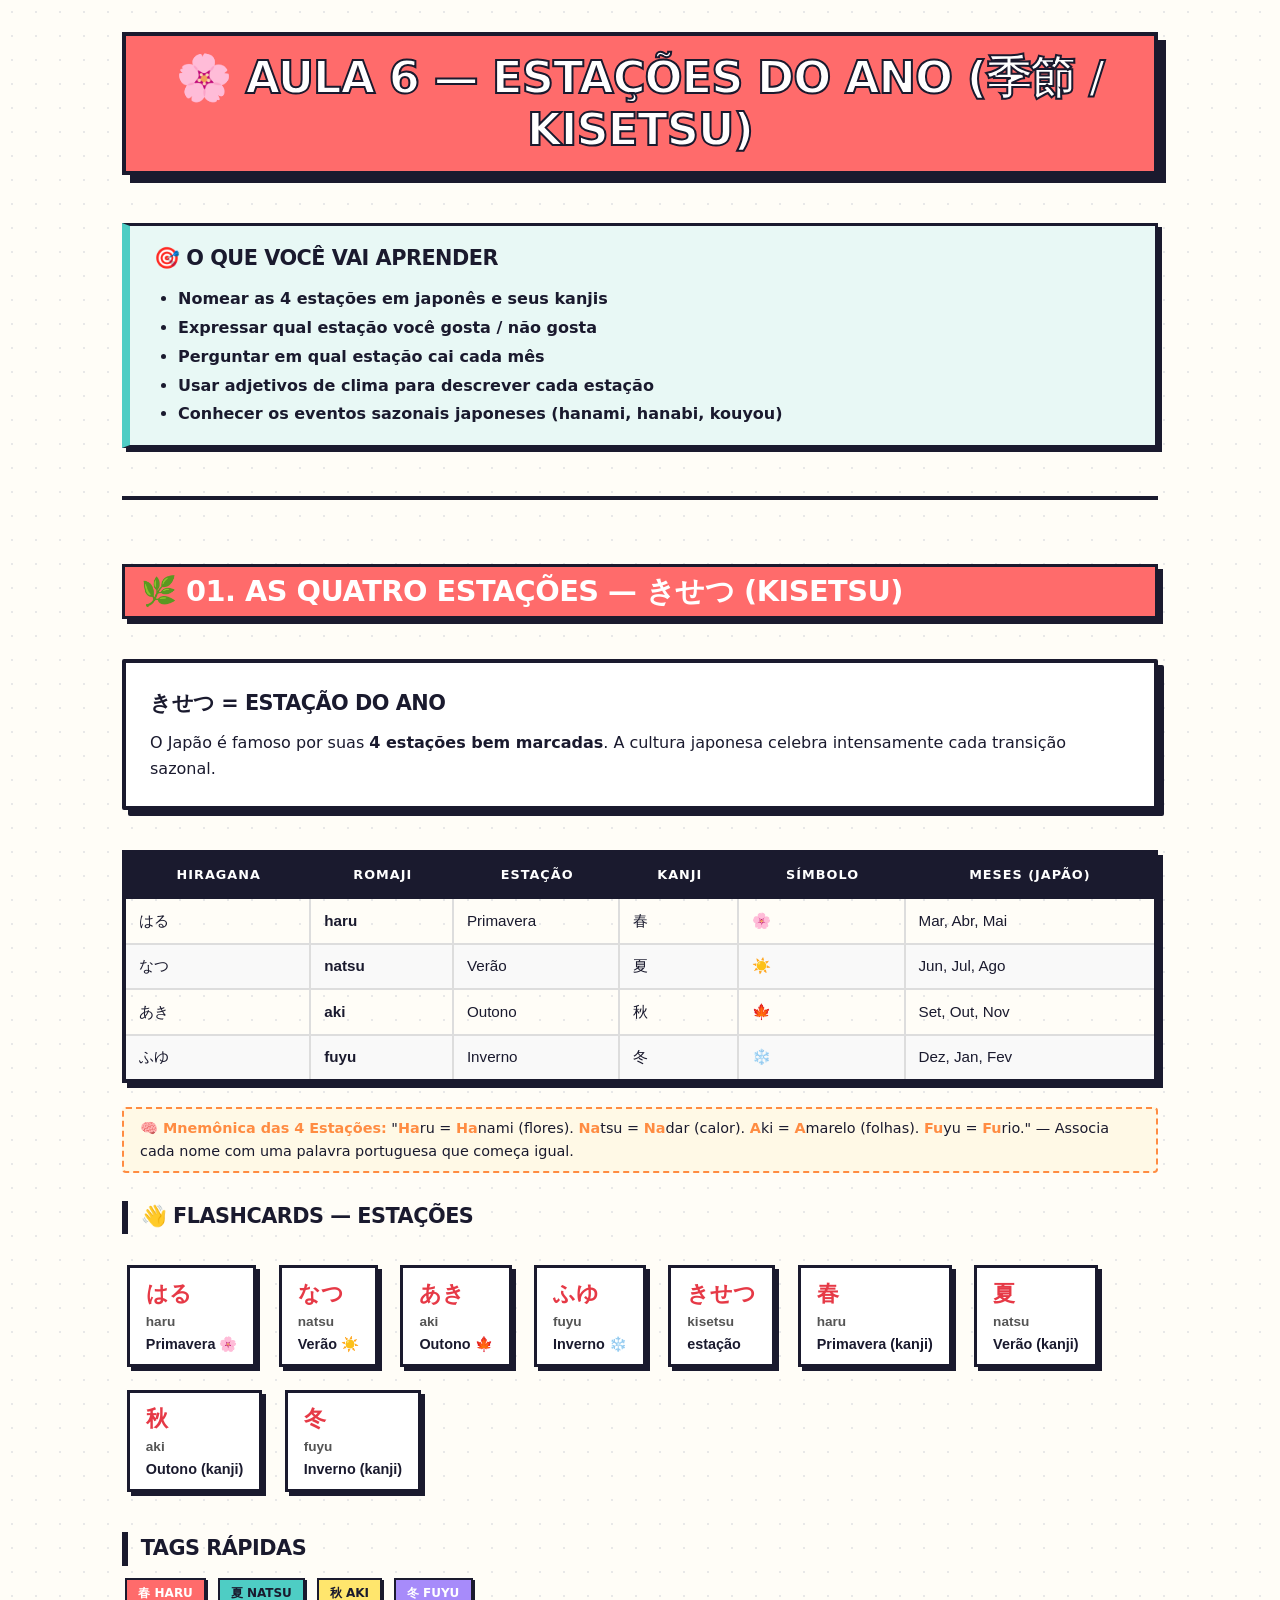
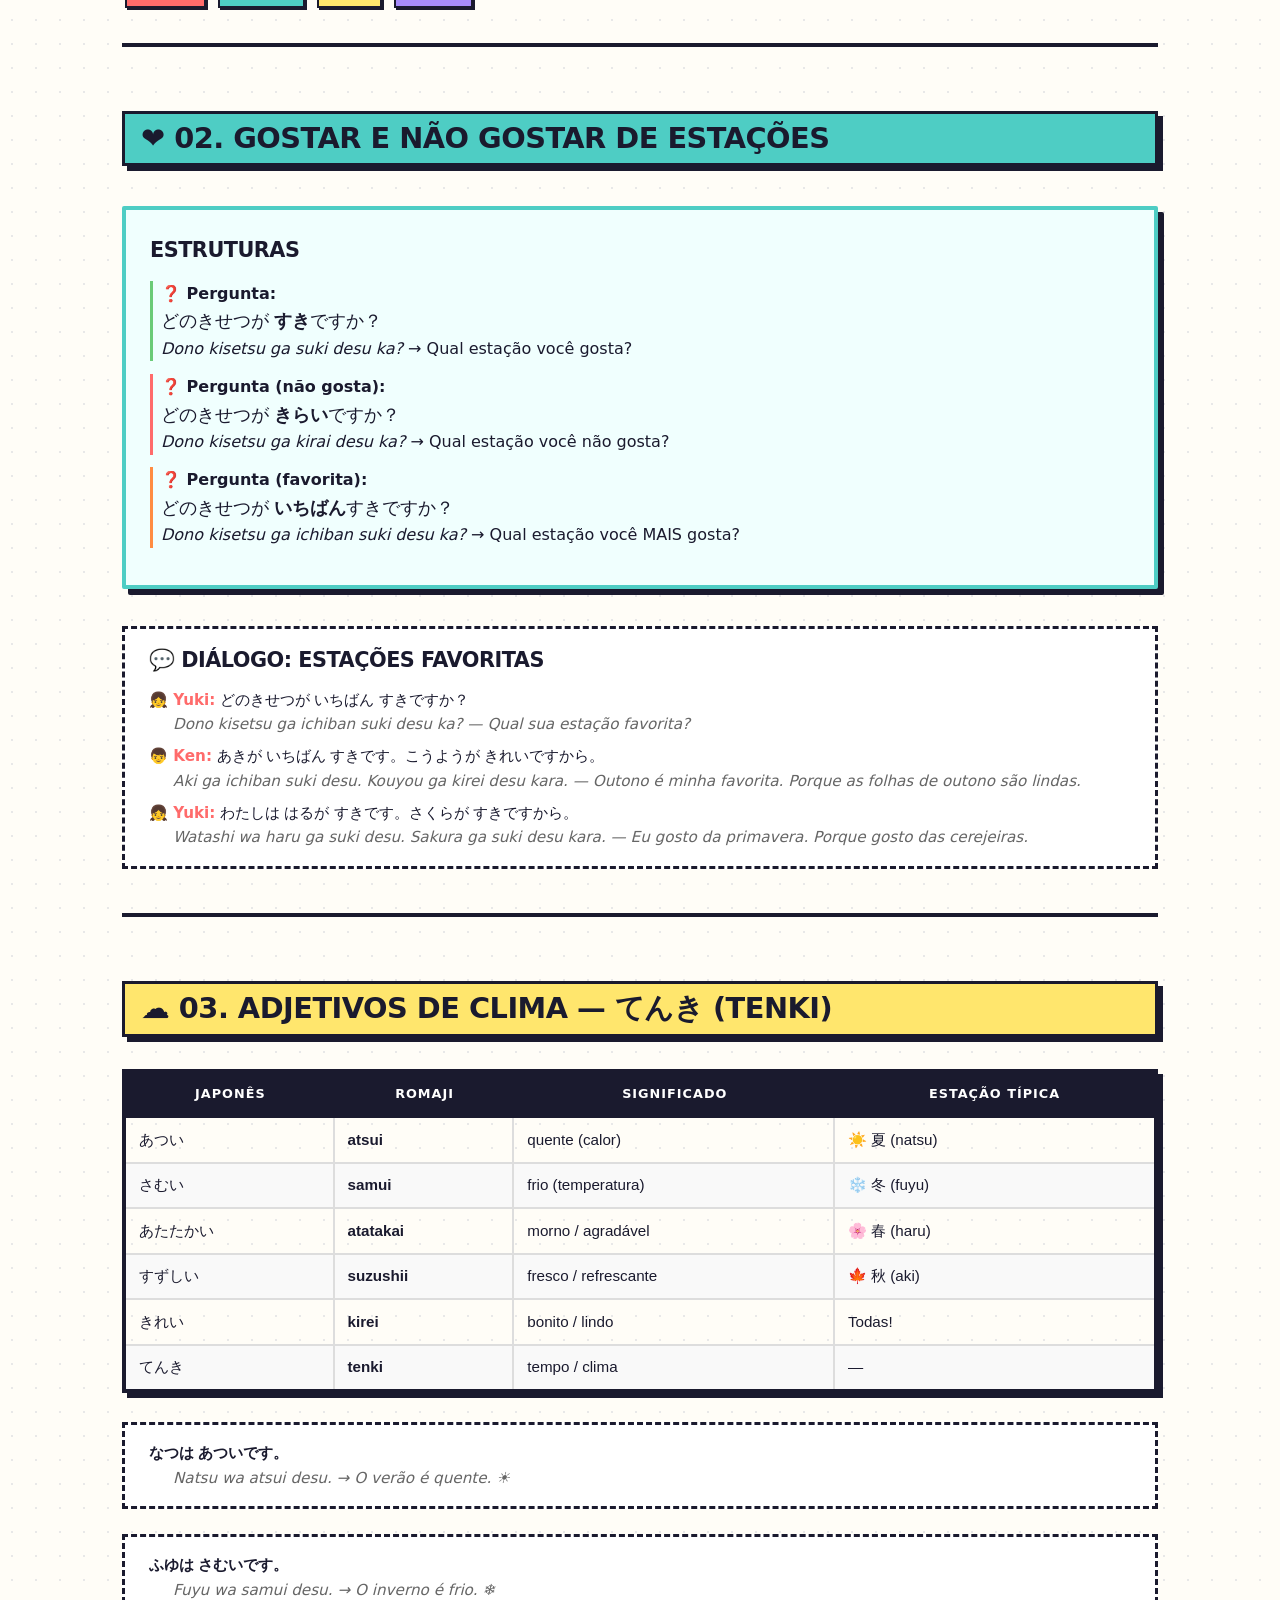
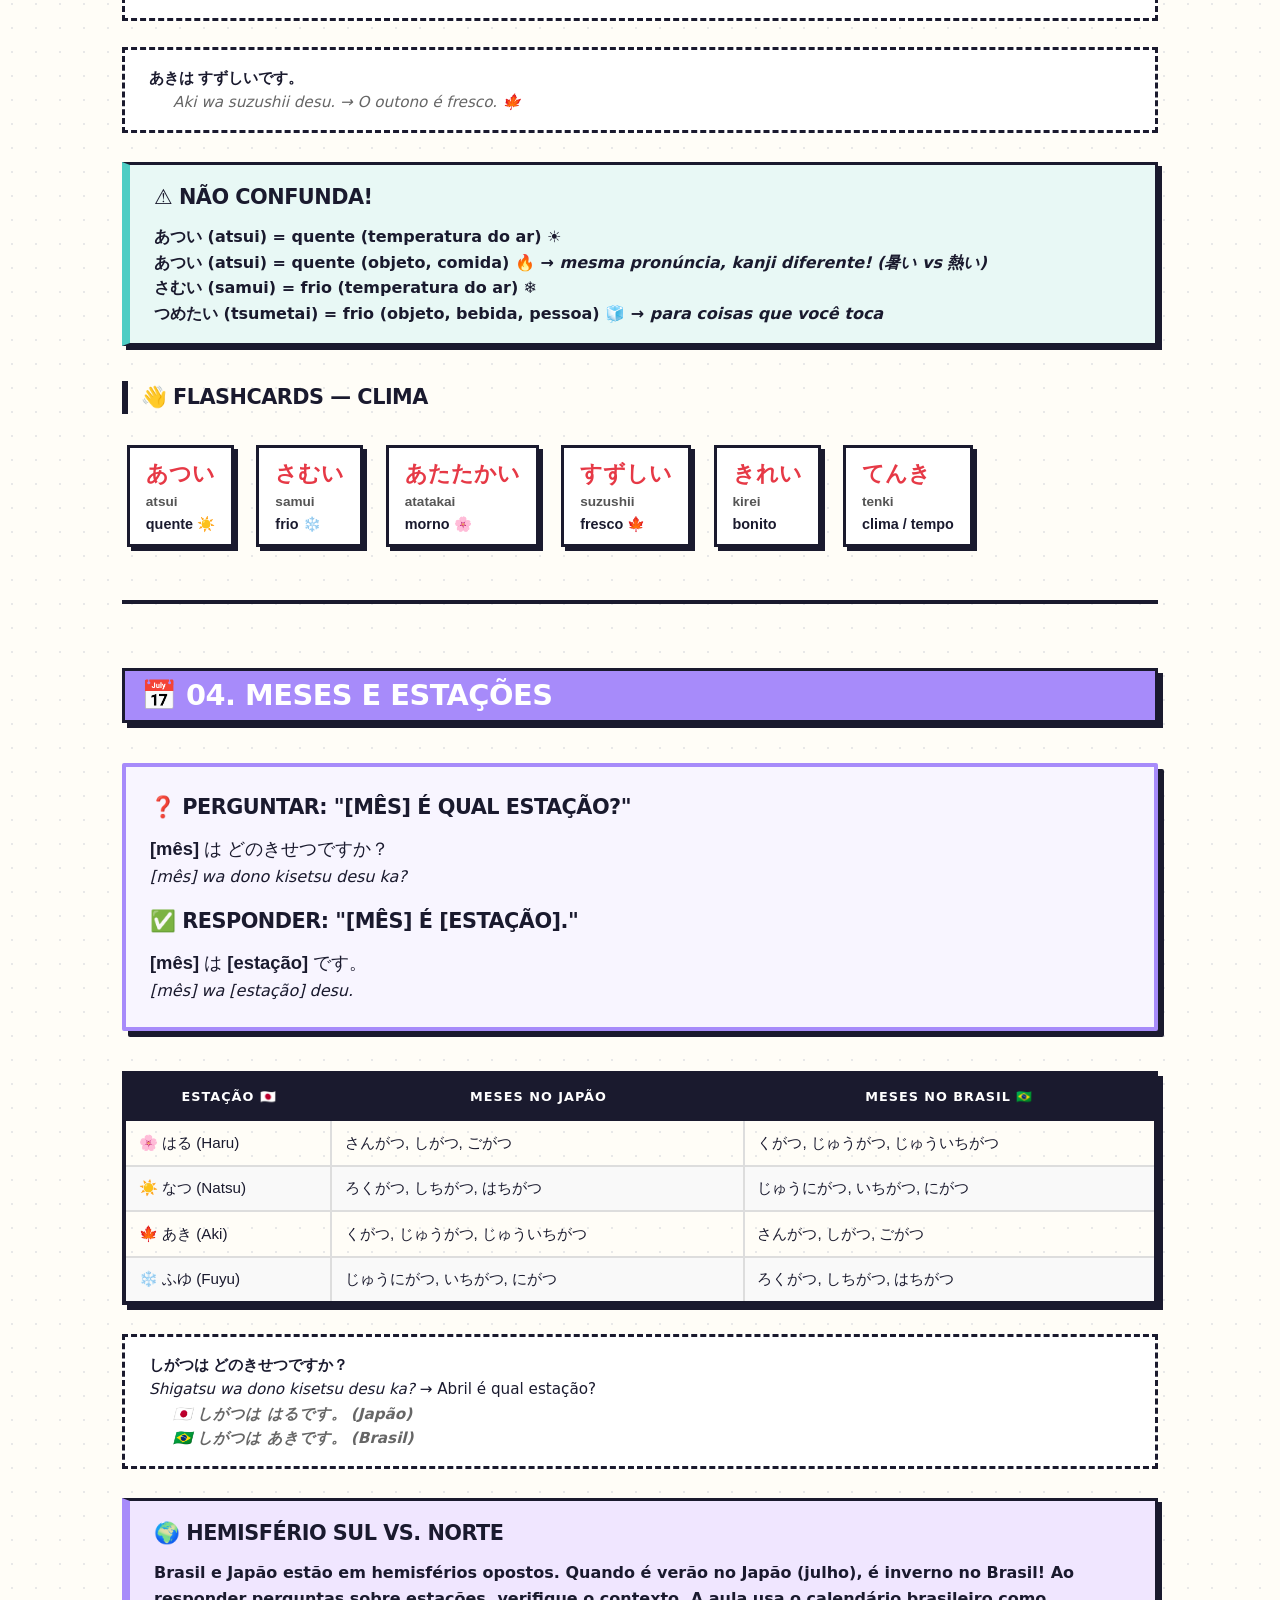
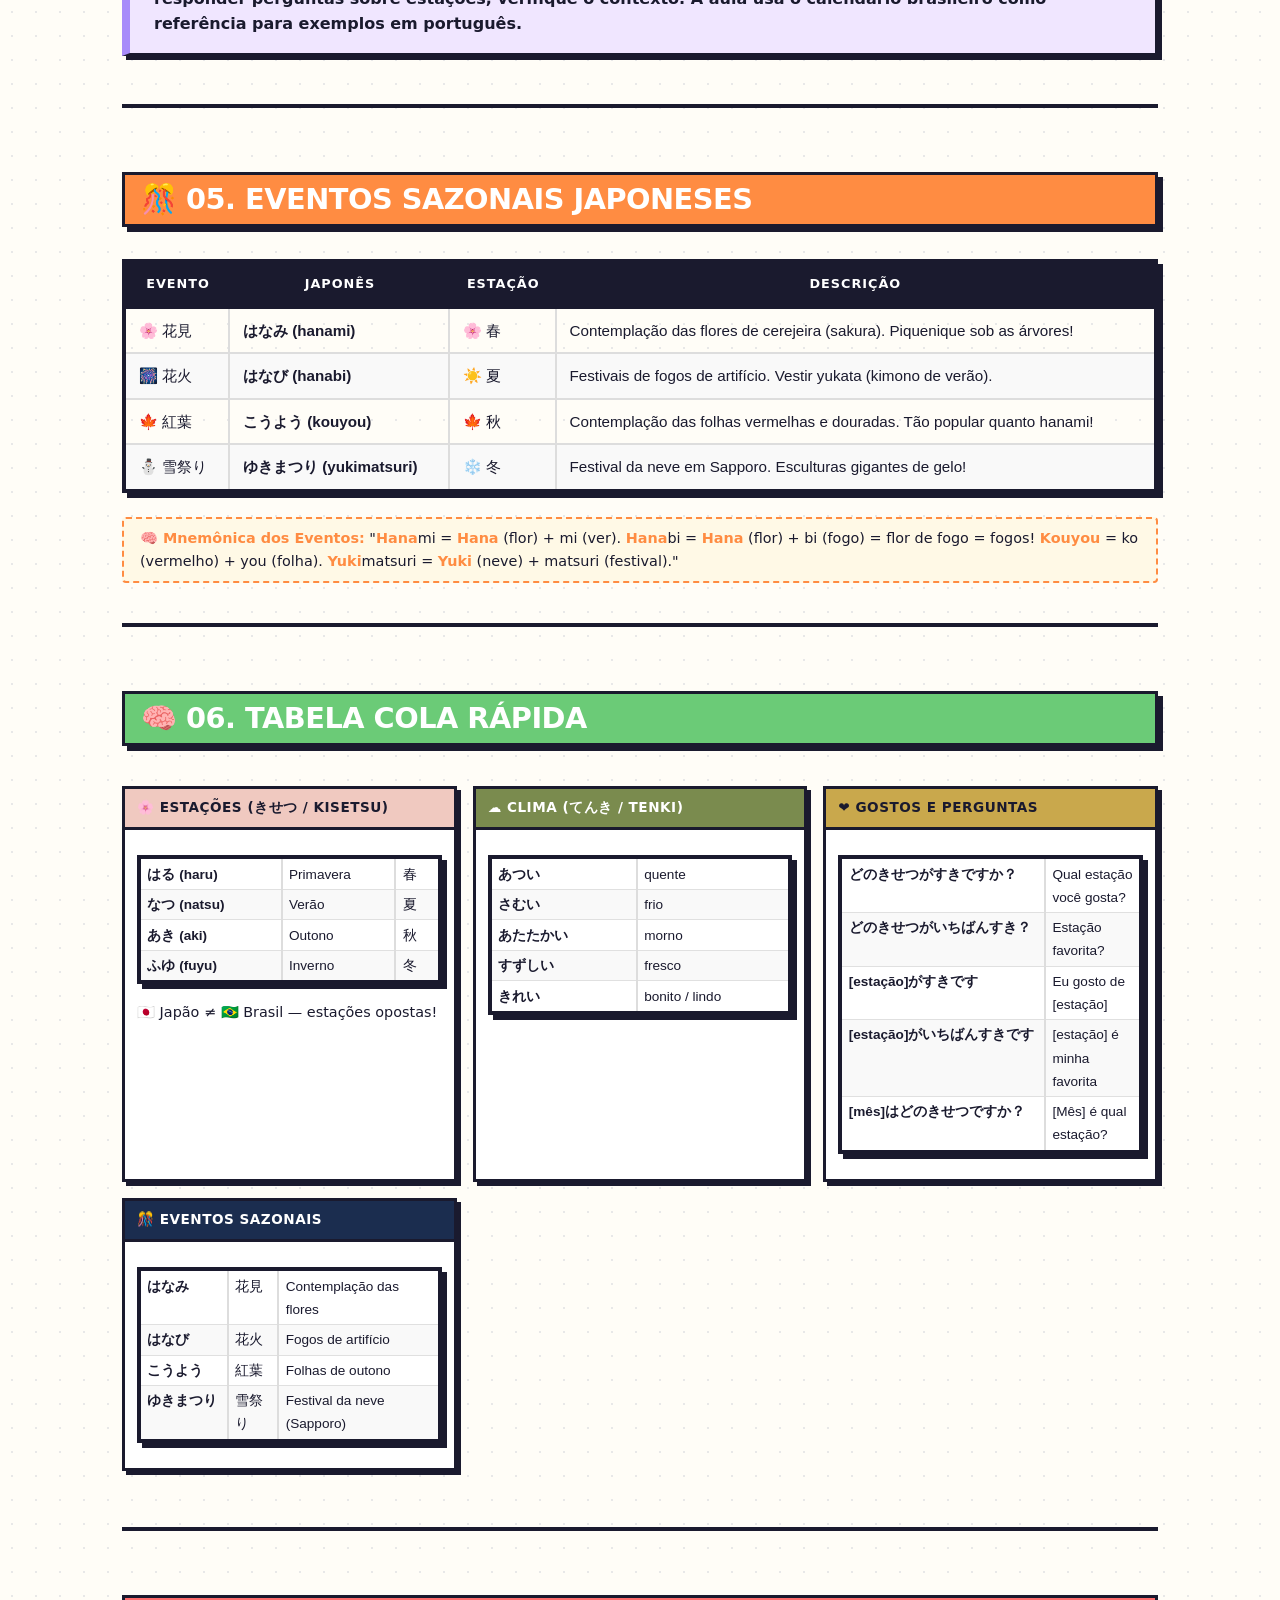
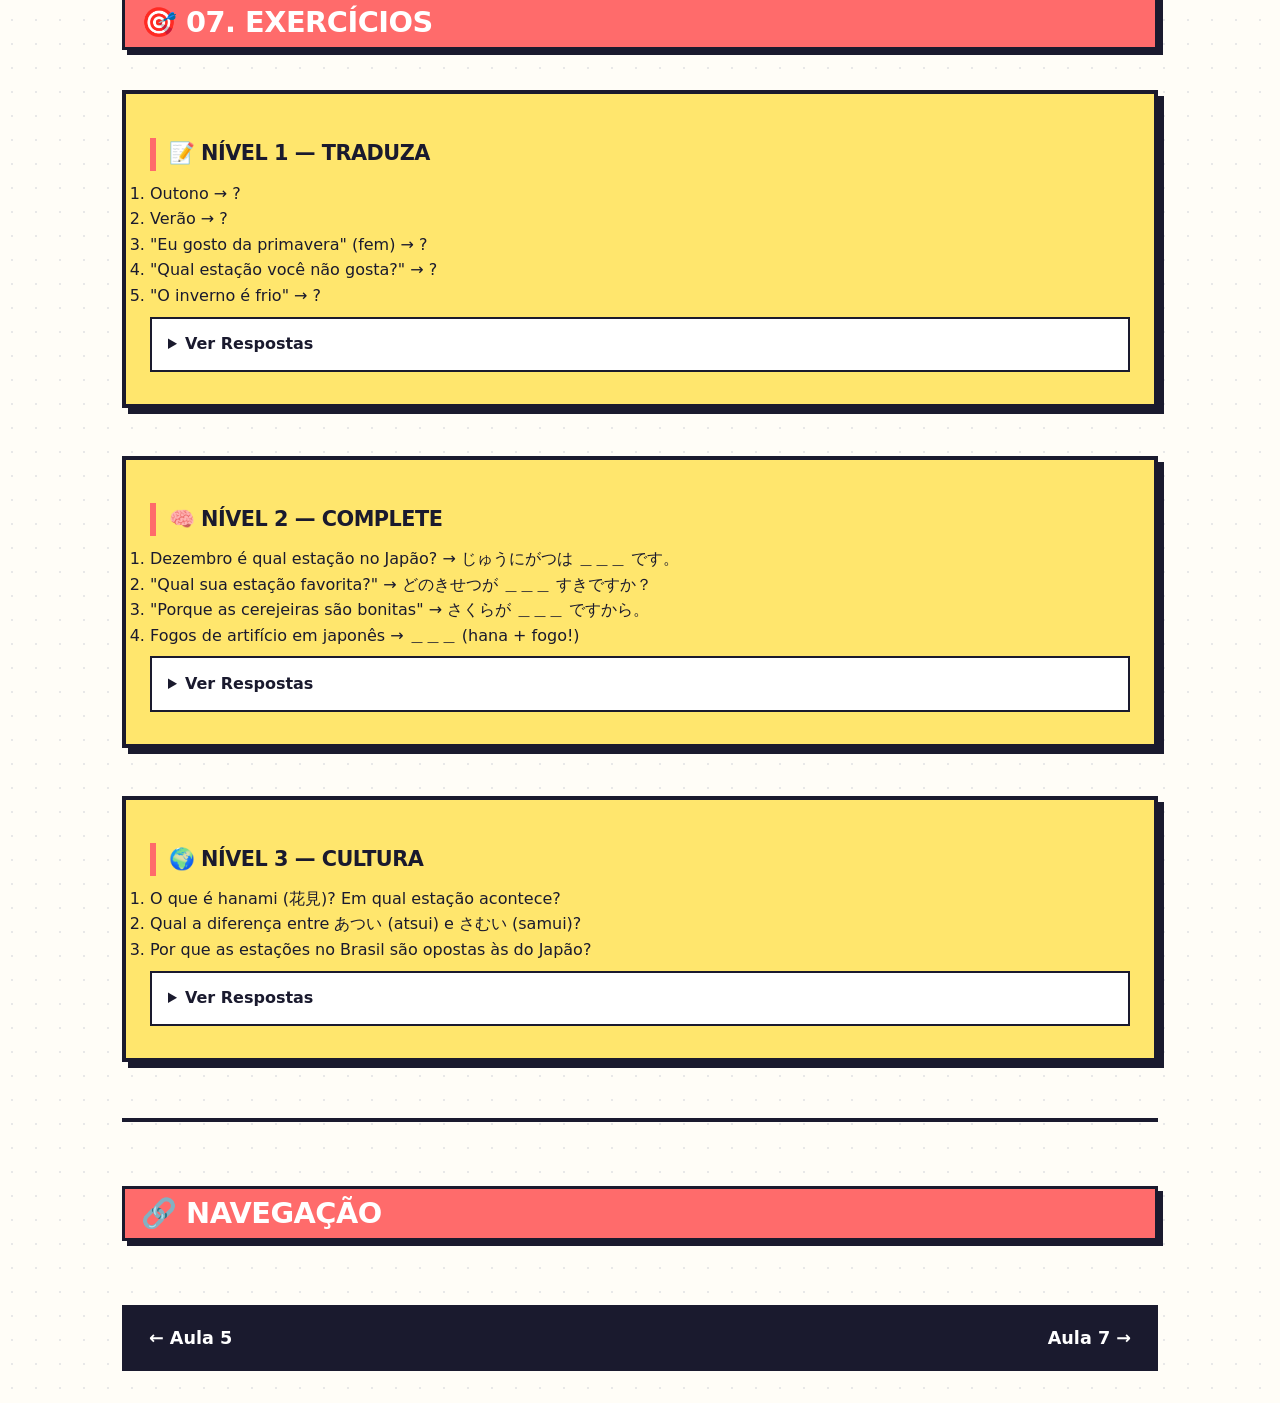
<file: docs/lessons/Aula 6.html>
<!DOCTYPE html>
<html lang="pt-BR">
<head>
<meta charset="UTF-8">
<meta name="viewport" content="width=device-width, initial-scale=1.0">
<title>Aula 6 — Estações do Ano (季節 / Kisetsu)</title>
<link rel="stylesheet" href="../css/style.css">
<style>
:root {
  --bg: #FFFDF7; --card-bg: #FFFFFF; --border: #1A1A2E; --shadow: #1A1A2E; --text: #1A1A2E;
  --accent1: #FF6B6B; --accent2: #4ECDC4; --accent3: #FFE66D; --accent4: #A78BFA;
  --accent5: #FF8C42; --accent6: #6BCB77; --accent7: #FFD93D; --accent8: #F472B6;
  --font-heading: 'Segoe UI', system-ui, -apple-system, sans-serif;
  --font-body: 'Segoe UI', system-ui, -apple-system, sans-serif;
  --font-jp: 'Hiragino Kaku Gothic ProN', 'Noto Sans JP', 'Yu Gothic', sans-serif;
}
* { box-sizing: border-box; margin: 0; padding: 0; }
body {
  background: var(--bg); background-image: radial-gradient(circle, #e8e8e8 1px, transparent 1px);
  background-size: 24px 24px; font-family: var(--font-body); color: var(--text);
  line-height: 1.6; padding: 2rem; max-width: 1100px; margin: 0 auto;
}
h1 { font-size:2.8rem; font-weight:900; text-transform:uppercase; letter-spacing:-1px; background:var(--accent1); color:#fff; padding:1rem 1.5rem; border:4px solid var(--border); box-shadow:8px 8px 0 var(--shadow); margin-bottom:2rem; text-align:center; -webkit-text-stroke:2px var(--border); }
h2 { font-size:1.8rem; font-weight:800; margin:2rem 0 1rem; padding:0.5rem 1rem; border:3px solid var(--border); box-shadow:5px 5px 0 var(--shadow); display:inline-block; }
h3 { font-size:1.3rem; font-weight:700; margin:1.2rem 0 0.6rem; padding:0.3rem 0.8rem; border-left:6px solid var(--border); }
.card { background:var(--card-bg); border:4px solid var(--border); box-shadow:6px 6px 0 var(--shadow); padding:1.5rem; margin:1.5rem 0; border-radius:2px; }
.card-accent1 { background:#FFF5F5; border-color:var(--accent1); } .card-accent2 { background:#F0FFFE; border-color:var(--accent2); }
.card-accent3 { background:#FFFEF5; border-color:var(--accent3); } .card-accent4 { background:#F8F5FF; border-color:var(--accent4); }
.card-accent5 { background:#FFF9F5; border-color:var(--accent5); } .card-accent6 { background:#F5FFF6; border-color:var(--accent6); }
table { width:100%; border-collapse:separate; border-spacing:0; border:4px solid var(--border); box-shadow:5px 5px 0 var(--shadow); margin:1rem 0; font-size:0.95rem; }
thead th { background:var(--border); color:#fff; font-weight:800; padding:0.7rem 0.8rem; text-transform:uppercase; font-size:0.8rem; letter-spacing:1px; border-bottom:3px solid var(--border); }
tbody td { padding:0.6rem 0.8rem; border-bottom:2px solid #ddd; border-right:2px solid #ddd; font-family:var(--font-jp); vertical-align:middle; }
tbody td:last-child { border-right:none; } tbody tr:last-child td { border-bottom:none; }
tbody tr:nth-child(even) { background:#f9f9f9; } tbody tr:hover { background:#FFF3CD; }
.flashcard { display:inline-block; background:var(--card-bg); border:3px solid var(--border); box-shadow:4px 4px 0 var(--shadow); padding:0.5rem 1rem; margin:0.3rem; font-family:var(--font-jp); font-size:1.1rem; font-weight:600; transition:transform 0.1s; cursor:pointer; user-select:none; }
.flashcard:hover { transform:translate(-2px,-2px); box-shadow:6px 6px 0 var(--shadow); }
.flashcard .jp { font-size:1.4rem; color:#E63946; } .flashcard .romaji { font-size:0.85rem; color:#555; } .flashcard .pt { font-size:0.9rem; color:#1A1A2E; font-weight:700; }
.tag { display:inline-block; padding:0.2rem 0.7rem; border:2px solid var(--border); box-shadow:2px 2px 0 var(--shadow); font-size:0.75rem; font-weight:700; text-transform:uppercase; margin:0.2rem; }
.tag-red { background:var(--accent1); color:#fff; } .tag-teal { background:var(--accent2); color:#1A1A2E; } .tag-yellow { background:var(--accent3); color:#1A1A2E; } .tag-purple { background:var(--accent4); color:#fff; } .tag-orange { background:var(--accent5); color:#fff; } .tag-green { background:var(--accent6); color:#fff; }
.quiz { background:var(--accent3); border:4px solid var(--border); box-shadow:6px 6px 0 var(--shadow); padding:1.5rem; margin:1.5rem 0; }
.quiz h3 { border-left-color:var(--accent1); }
.quiz details { margin:0.5rem 0; padding:0.5rem 1rem; background:#fff; border:2px solid var(--border); }
.quiz summary { font-weight:700; cursor:pointer; padding:0.3rem 0; } .quiz details[open] { background:#FFF5F5; border-color:var(--accent1); }
.cheatsheet { background:#1A1A2E; color:#00FF88; font-family:'Courier New',monospace; border:4px solid #00FF88; box-shadow:6px 6px 0 #00FF8844; padding:1.5rem; margin:1.5rem 0; font-size:0.9rem; white-space:pre-wrap; line-height:1.5; }
.info-box { padding:1rem 1.5rem; margin:1rem 0; border:3px solid var(--border); box-shadow:4px 4px 0 var(--shadow); font-weight:600; }
.info-tip { background:#E8F8F5; border-left:8px solid var(--accent2); } .info-warn { background:#FFF3CD; border-left:8px solid var(--accent3); }
.info-danger { background:#FFE5E5; border-left:8px solid var(--accent1); } .info-note { background:#F0E6FF; border-left:8px solid var(--accent4); }
.example-dialog { background:#fff; border:3px dashed var(--border); padding:1rem 1.5rem; margin:0.8rem 0; font-size:0.95rem; }
.example-dialog .speaker { font-weight:800; color:var(--accent1); } .example-dialog .jp-text { font-family:var(--font-jp); } .example-dialog .translation { color:#666; font-style:italic; margin-left:1.5rem; }
.section-badge { display:inline-block; font-size:1.8rem; margin-right:0.5rem; vertical-align:middle; }
hr { border:2px solid var(--border); margin:2rem 0; }
.op-words { display:flex; flex-wrap:wrap; gap:0.8rem; margin:1rem 0; }
nav.footer-nav { display:flex; justify-content:space-between; margin-top:3rem; padding:1rem 1.5rem; background:var(--border); border:3px solid var(--border); }
nav.footer-nav a { color:#fff; font-weight:800; text-decoration:none; font-size:1.1rem; } nav.footer-nav a:hover { text-decoration:underline; }
.mnemonic { background:#FFF9E6; border:2px dashed var(--accent5); padding:0.5rem 1rem; margin:0.5rem 0; font-size:0.9rem; border-radius:4px; } .mnemonic strong { color:var(--accent5); }
@media (max-width:768px) { body { padding:1rem; } h1 { font-size:2rem; } table { font-size:0.8rem; } td,th { padding:0.4rem; } }
.info-box h3 { border-left:none; padding-left:0; margin-top:0; } .info-box h4 { margin-bottom:0.3rem; }
.card h3 { border-left:none; padding-left:0; margin-top:0; }
.example-dialog h3 { border-left:none; padding-left:0; margin-top:0; } .example-dialog h4 { margin-bottom:0.3rem; }
</style>
</head>
<body>

<h1>&#x1F338; Aula 6 — Estações do Ano (季節 / Kisetsu)</h1>

<div class="info-box info-tip">
  <h3>&#x1F3AF; O que você vai aprender</h3>
  <ul style="margin:0.5rem 0 0 1.5rem; line-height:1.8;">
    <li>Nomear as <strong>4 estações</strong> em japonês e seus kanjis</li>
    <li>Expressar <strong>qual estação você gosta / não gosta</strong></li>
    <li>Perguntar <strong>em qual estação cai cada mês</strong></li>
    <li>Usar <strong>adjetivos de clima</strong> para descrever cada estação</li>
    <li>Conhecer os <strong>eventos sazonais japoneses</strong> (hanami, hanabi, kouyou)</li>
  </ul>
</div>

<hr>

<!-- ===== SECTION 1: AS 4 ESTAÇÕES ===== -->
<h2 style="background:var(--accent1); color:#fff;">&#x1F33F; 01. As Quatro Estações — きせつ (Kisetsu)</h2>

<div class="card">
  <h3>きせつ = Estação do ano</h3>
  <p>O Japão é famoso por suas <strong>4 estações bem marcadas</strong>. A cultura japonesa celebra intensamente cada transição sazonal.</p>
</div>

<table>
  <thead><tr><th>Hiragana</th><th>Romaji</th><th>Estação</th><th>Kanji</th><th>Símbolo</th><th>Meses (Japão)</th></tr></thead>
  <tbody>
    <tr><td>はる</td><td><strong>haru</strong></td><td>Primavera</td><td>春</td><td>&#x1F338;</td><td>Mar, Abr, Mai</td></tr>
    <tr><td>なつ</td><td><strong>natsu</strong></td><td>Verão</td><td>夏</td><td>&#x2600;&#xFE0F;</td><td>Jun, Jul, Ago</td></tr>
    <tr><td>あき</td><td><strong>aki</strong></td><td>Outono</td><td>秋</td><td>&#x1F341;</td><td>Set, Out, Nov</td></tr>
    <tr><td>ふゆ</td><td><strong>fuyu</strong></td><td>Inverno</td><td>冬</td><td>&#x2744;&#xFE0F;</td><td>Dez, Jan, Fev</td></tr>
  </tbody>
</table>

<div class="mnemonic">
  <strong>&#x1F9E0; Mnemônica das 4 Estações:</strong>
  "<strong>Ha</strong>ru = <strong>Ha</strong>nami (flores). <strong>Na</strong>tsu = <strong>Na</strong>dar (calor). <strong>A</strong>ki = <strong>A</strong>marelo (folhas). <strong>Fu</strong>yu = <strong>Fu</strong>rio." — Associa cada nome com uma palavra portuguesa que começa igual.
</div>

<h3>&#x1F44B; Flashcards — Estações</h3>
<div class="op-words">
  <div class="flashcard"><div class="jp">はる</div><div class="romaji">haru</div><div class="pt">Primavera &#x1F338;</div></div>
  <div class="flashcard"><div class="jp">なつ</div><div class="romaji">natsu</div><div class="pt">Verão &#x2600;&#xFE0F;</div></div>
  <div class="flashcard"><div class="jp">あき</div><div class="romaji">aki</div><div class="pt">Outono &#x1F341;</div></div>
  <div class="flashcard"><div class="jp">ふゆ</div><div class="romaji">fuyu</div><div class="pt">Inverno &#x2744;&#xFE0F;</div></div>
  <div class="flashcard"><div class="jp">きせつ</div><div class="romaji">kisetsu</div><div class="pt">estação</div></div>
  <div class="flashcard"><div class="jp">春</div><div class="romaji">haru</div><div class="pt">Primavera (kanji)</div></div>
  <div class="flashcard"><div class="jp">夏</div><div class="romaji">natsu</div><div class="pt">Verão (kanji)</div></div>
  <div class="flashcard"><div class="jp">秋</div><div class="romaji">aki</div><div class="pt">Outono (kanji)</div></div>
  <div class="flashcard"><div class="jp">冬</div><div class="romaji">fuyu</div><div class="pt">Inverno (kanji)</div></div>
</div>

<h3>Tags Rápidas</h3>
<div>
  <span class="tag tag-red">春 Haru</span>
  <span class="tag tag-teal">夏 Natsu</span>
  <span class="tag tag-yellow">秋 Aki</span>
  <span class="tag tag-purple">冬 Fuyu</span>
</div>

<hr>

<!-- ===== SECTION 2: GOSTAR DE ESTAÇÕES ===== -->
<h2 style="background:var(--accent2); color:#1A1A2E;">&#x2764;&#xFE0F; 02. Gostar e Não Gostar de Estações</h2>

<div class="card card-accent2">
  <h3>Estruturas</h3>

  <div style="margin:0.8rem 0; padding-left:0.5rem; border-left:3px solid var(--accent6);">
    <p><strong>&#x2753; Pergunta:</strong></p>
    <p style="font-family:var(--font-jp); font-size:1.15rem;">どのきせつが <strong>すき</strong>ですか？</p>
    <p><em>Dono kisetsu ga suki desu ka?</em> → Qual estação você gosta?</p>
  </div>

  <div style="margin:0.8rem 0; padding-left:0.5rem; border-left:3px solid var(--accent1);">
    <p><strong>&#x2753; Pergunta (não gosta):</strong></p>
    <p style="font-family:var(--font-jp); font-size:1.15rem;">どのきせつが <strong>きらい</strong>ですか？</p>
    <p><em>Dono kisetsu ga kirai desu ka?</em> → Qual estação você não gosta?</p>
  </div>

  <div style="margin:0.8rem 0; padding-left:0.5rem; border-left:3px solid var(--accent5);">
    <p><strong>&#x2753; Pergunta (favorita):</strong></p>
    <p style="font-family:var(--font-jp); font-size:1.15rem;">どのきせつが <strong>いちばん</strong>すきですか？</p>
    <p><em>Dono kisetsu ga ichiban suki desu ka?</em> → Qual estação você MAIS gosta?</p>
  </div>
</div>

<div class="example-dialog">
  <h3>&#x1F4AC; Diálogo: Estações Favoritas</h3>
  <p><span class="speaker">&#x1F467; Yuki:</span> <span class="jp-text">どのきせつが いちばん すきですか？</span></p>
  <p class="translation"><em>Dono kisetsu ga ichiban suki desu ka?</em> — Qual sua estação favorita?</p>

  <p style="margin-top:0.5rem;"><span class="speaker">&#x1F466; Ken:</span> <span class="jp-text">あきが いちばん すきです。こうようが きれいですから。</span></p>
  <p class="translation"><em>Aki ga ichiban suki desu. Kouyou ga kirei desu kara.</em> — Outono é minha favorita. Porque as folhas de outono são lindas.</p>

  <p style="margin-top:0.5rem;"><span class="speaker">&#x1F467; Yuki:</span> <span class="jp-text">わたしは はるが すきです。さくらが すきですから。</span></p>
  <p class="translation"><em>Watashi wa haru ga suki desu. Sakura ga suki desu kara.</em> — Eu gosto da primavera. Porque gosto das cerejeiras.</p>
</div>

<hr>

<!-- ===== SECTION 3: CLIMA ===== -->
<h2 style="background:var(--accent3); color:#1A1A2E;">&#x2601;&#xFE0F; 03. Adjetivos de Clima — てんき (Tenki)</h2>

<table>
  <thead><tr><th>Japonês</th><th>Romaji</th><th>Significado</th><th>Estação Típica</th></tr></thead>
  <tbody>
    <tr><td>あつい</td><td><strong>atsui</strong></td><td>quente (calor)</td><td>&#x2600;&#xFE0F; 夏 (natsu)</td></tr>
    <tr><td>さむい</td><td><strong>samui</strong></td><td>frio (temperatura)</td><td>&#x2744;&#xFE0F; 冬 (fuyu)</td></tr>
    <tr><td>あたたかい</td><td><strong>atatakai</strong></td><td>morno / agradável</td><td>&#x1F338; 春 (haru)</td></tr>
    <tr><td>すずしい</td><td><strong>suzushii</strong></td><td>fresco / refrescante</td><td>&#x1F341; 秋 (aki)</td></tr>
    <tr><td>きれい</td><td><strong>kirei</strong></td><td>bonito / lindo</td><td>Todas!</td></tr>
    <tr><td>てんき</td><td><strong>tenki</strong></td><td>tempo / clima</td><td>—</td></tr>
  </tbody>
</table>

<div class="example-dialog">
  <p class="jp-text"><strong>なつは あついです。</strong></p>
  <p class="translation"><em>Natsu wa atsui desu.</em> → O verão é quente. &#x2600;&#xFE0F;</p>
</div>
<div class="example-dialog">
  <p class="jp-text"><strong>ふゆは さむいです。</strong></p>
  <p class="translation"><em>Fuyu wa samui desu.</em> → O inverno é frio. &#x2744;&#xFE0F;</p>
</div>
<div class="example-dialog">
  <p class="jp-text"><strong>あきは すずしいです。</strong></p>
  <p class="translation"><em>Aki wa suzushii desu.</em> → O outono é fresco. &#x1F341;</p>
</div>

<div class="info-box info-tip">
  <h3>&#x26A0;&#xFE0F; Não confunda!</h3>
  <p><strong>あつい (atsui)</strong> = quente (temperatura do ar) &#x2600;&#xFE0F;</p>
  <p><strong>あつい (atsui)</strong> = quente (objeto, comida) &#x1F525; → <em>mesma pronúncia, kanji diferente! (暑い vs 熱い)</em></p>
  <p><strong>さむい (samui)</strong> = frio (temperatura do ar) &#x2744;&#xFE0F;</p>
  <p><strong>つめたい (tsumetai)</strong> = frio (objeto, bebida, pessoa) &#x1F9CA; → <em>para coisas que você toca</em></p>
</div>

<h3>&#x1F44B; Flashcards — Clima</h3>
<div class="op-words">
  <div class="flashcard"><div class="jp">あつい</div><div class="romaji">atsui</div><div class="pt">quente &#x2600;&#xFE0F;</div></div>
  <div class="flashcard"><div class="jp">さむい</div><div class="romaji">samui</div><div class="pt">frio &#x2744;&#xFE0F;</div></div>
  <div class="flashcard"><div class="jp">あたたかい</div><div class="romaji">atatakai</div><div class="pt">morno &#x1F338;</div></div>
  <div class="flashcard"><div class="jp">すずしい</div><div class="romaji">suzushii</div><div class="pt">fresco &#x1F341;</div></div>
  <div class="flashcard"><div class="jp">きれい</div><div class="romaji">kirei</div><div class="pt">bonito</div></div>
  <div class="flashcard"><div class="jp">てんき</div><div class="romaji">tenki</div><div class="pt">clima / tempo</div></div>
</div>

<hr>

<!-- ===== SECTION 4: MESES E ESTAÇÕES ===== -->
<h2 style="background:var(--accent4); color:#fff;">&#x1F4C5; 04. Meses e Estações</h2>

<div class="card card-accent4">
  <h3>&#x2753; Perguntar: "[Mês] é qual estação?"</h3>
  <p style="font-family:var(--font-jp); font-size:1.15rem;"><strong>[mês]</strong> は どのきせつですか？</p>
  <p><em>[mês] wa dono kisetsu desu ka?</em></p>

  <h3 style="margin-top:1rem;">&#x2705; Responder: "[Mês] é [estação]."</h3>
  <p style="font-family:var(--font-jp); font-size:1.15rem;"><strong>[mês]</strong> は <strong>[estação]</strong> です。</p>
  <p><em>[mês] wa [estação] desu.</em></p>
</div>

<table>
  <thead><tr><th>Estação &#x1F1EF;&#x1F1F5;</th><th>Meses no Japão</th><th>Meses no Brasil &#x1F1E7;&#x1F1F7;</th></tr></thead>
  <tbody>
    <tr><td>&#x1F338; はる (Haru)</td><td>さんがつ, しがつ, ごがつ</td><td>くがつ, じゅうがつ, じゅういちがつ</td></tr>
    <tr><td>&#x2600;&#xFE0F; なつ (Natsu)</td><td>ろくがつ, しちがつ, はちがつ</td><td>じゅうにがつ, いちがつ, にがつ</td></tr>
    <tr><td>&#x1F341; あき (Aki)</td><td>くがつ, じゅうがつ, じゅういちがつ</td><td>さんがつ, しがつ, ごがつ</td></tr>
    <tr><td>&#x2744;&#xFE0F; ふゆ (Fuyu)</td><td>じゅうにがつ, いちがつ, にがつ</td><td>ろくがつ, しちがつ, はちがつ</td></tr>
  </tbody>
</table>

<div class="example-dialog">
  <p><span class="jp-text"><strong>しがつは どのきせつですか？</strong></span></p>
  <p><em>Shigatsu wa dono kisetsu desu ka?</em> → Abril é qual estação?</p>
  <p class="translation"><strong>&#x1F1EF;&#x1F1F5; しがつは はるです。 (Japão)</strong></p>
  <p class="translation"><strong>&#x1F1E7;&#x1F1F7; しがつは あきです。 (Brasil)</strong></p>
</div>

<div class="info-box info-note">
  <h3>&#x1F30D; Hemisfério Sul vs. Norte</h3>
  <p>Brasil e Japão estão em <strong>hemisférios opostos</strong>. Quando é verão no Japão (julho), é inverno no Brasil! Ao responder perguntas sobre estações, verifique o contexto. A aula usa o calendário brasileiro como referência para exemplos em português.</p>
</div>

<hr>

<!-- ===== SECTION 5: EVENTOS SAZONAIS ===== -->
<h2 style="background:var(--accent5); color:#fff;">&#x1F38A; 05. Eventos Sazonais Japoneses</h2>

<table>
  <thead><tr><th>Evento</th><th>Japonês</th><th>Estação</th><th>Descrição</th></tr></thead>
  <tbody>
    <tr><td>&#x1F338; 花見</td><td><strong>はなみ (hanami)</strong></td><td>&#x1F338; 春</td><td>Contemplação das flores de cerejeira (sakura). Piquenique sob as árvores!</td></tr>
    <tr><td>&#x1F386; 花火</td><td><strong>はなび (hanabi)</strong></td><td>&#x2600;&#xFE0F; 夏</td><td>Festivais de fogos de artifício. Vestir yukata (kimono de verão).</td></tr>
    <tr><td>&#x1F341; 紅葉</td><td><strong>こうよう (kouyou)</strong></td><td>&#x1F341; 秋</td><td>Contemplação das folhas vermelhas e douradas. Tão popular quanto hanami!</td></tr>
    <tr><td>&#x26C4; 雪祭り</td><td><strong>ゆきまつり (yukimatsuri)</strong></td><td>&#x2744;&#xFE0F; 冬</td><td>Festival da neve em Sapporo. Esculturas gigantes de gelo!</td></tr>
  </tbody>
</table>

<div class="mnemonic">
  <strong>&#x1F9E0; Mnemônica dos Eventos:</strong>
  "<strong>Hana</strong>mi = <strong>Hana</strong> (flor) + mi (ver). <strong>Hana</strong>bi = <strong>Hana</strong> (flor) + bi (fogo) = flor de fogo = fogos! <strong>Kouyou</strong> = ko (vermelho) + you (folha). <strong>Yuki</strong>matsuri = <strong>Yuki</strong> (neve) + matsuri (festival)."
</div>

<hr>

<!-- ===== SECTION 6: COLA RÁPIDA ===== -->
<h2 style="background:var(--accent6); color:#fff;">&#x1F9E0; 06. Tabela Cola Rápida</h2>

<div class="cheatsheet-grid">

  <div class="cheatsheet-card">
    <div class="cheatsheet-card__header cheatsheet-card__header--sakura">&#x1F338; Estações (きせつ / Kisetsu)</div>
    <div class="cheatsheet-card__body">
      <table>
        <tr><td>はる (haru)</td><td>Primavera</td><td>春</td></tr>
        <tr><td>なつ (natsu)</td><td>Verão</td><td>夏</td></tr>
        <tr><td>あき (aki)</td><td>Outono</td><td>秋</td></tr>
        <tr><td>ふゆ (fuyu)</td><td>Inverno</td><td>冬</td></tr>
      </table>
      <p style="margin-top:0.5rem;">&#x1F1EF;&#x1F1F5; Japão &#x2260; &#x1F1E7;&#x1F1F7; Brasil — estações opostas!</p>
    </div>
  </div>

  <div class="cheatsheet-card">
    <div class="cheatsheet-card__header cheatsheet-card__header--matcha">&#x2601;&#xFE0F; Clima (てんき / Tenki)</div>
    <div class="cheatsheet-card__body">
      <table>
        <tr><td>あつい</td><td>quente</td></tr>
        <tr><td>さむい</td><td>frio</td></tr>
        <tr><td>あたたかい</td><td>morno</td></tr>
        <tr><td>すずしい</td><td>fresco</td></tr>
        <tr><td>きれい</td><td>bonito / lindo</td></tr>
      </table>
    </div>
  </div>

  <div class="cheatsheet-card">
    <div class="cheatsheet-card__header cheatsheet-card__header--gold">&#x2764;&#xFE0F; Gostos e Perguntas</div>
    <div class="cheatsheet-card__body">
      <table>
        <tr><td>どのきせつがすきですか？</td><td>Qual estação você gosta?</td></tr>
        <tr><td>どのきせつがいちばんすき？</td><td>Estação favorita?</td></tr>
        <tr><td>[estação]がすきです</td><td>Eu gosto de [estação]</td></tr>
        <tr><td>[estação]がいちばんすきです</td><td>[estação] é minha favorita</td></tr>
        <tr><td>[mês]はどのきせつですか？</td><td>[Mês] é qual estação?</td></tr>
      </table>
    </div>
  </div>

  <div class="cheatsheet-card">
    <div class="cheatsheet-card__header cheatsheet-card__header--indigo">&#x1F38A; Eventos Sazonais</div>
    <div class="cheatsheet-card__body">
      <table>
        <tr><td>はなみ</td><td>花見</td><td>Contemplação das flores</td></tr>
        <tr><td>はなび</td><td>花火</td><td>Fogos de artifício</td></tr>
        <tr><td>こうよう</td><td>紅葉</td><td>Folhas de outono</td></tr>
        <tr><td>ゆきまつり</td><td>雪祭り</td><td>Festival da neve (Sapporo)</td></tr>
      </table>
    </div>
  </div>

</div>

<hr>

<!-- ===== SECTION 7: EXERCÍCIOS ===== -->
<h2 style="background:var(--accent1); color:#fff;">&#x1F3AF; 07. Exercícios</h2>

<div class="quiz">
  <h3>&#x1F4DD; Nível 1 — Traduza</h3>
  <ol>
    <li>Outono → ?</li>
    <li>Verão → ?</li>
    <li>"Eu gosto da primavera" (fem) → ?</li>
    <li>"Qual estação você não gosta?" → ?</li>
    <li>"O inverno é frio" → ?</li>
  </ol>
  <details><summary>Ver Respostas</summary>
    <ol>
      <li><strong>あき (aki)</strong> &#x1F341;</li>
      <li><strong>なつ (natsu)</strong> &#x2600;&#xFE0F;</li>
      <li><strong>わたしは はるが すきです</strong> (watashi wa haru ga suki desu)</li>
      <li><strong>どのきせつが きらいですか？</strong> (dono kisetsu ga kirai desu ka?)</li>
      <li><strong>ふゆは さむいです</strong> (fuyu wa samui desu)</li>
    </ol>
  </details>
</div>

<div class="quiz">
  <h3>&#x1F9E0; Nível 2 — Complete</h3>
  <ol>
    <li>Dezembro é qual estação no Japão? → じゅうにがつは ＿＿＿ です。</li>
    <li>"Qual sua estação favorita?" → どのきせつが ＿＿＿ すきですか？</li>
    <li>"Porque as cerejeiras são bonitas" → さくらが ＿＿＿ ですから。</li>
    <li>Fogos de artifício em japonês → ＿＿＿ (hana + fogo!)</li>
  </ol>
  <details><summary>Ver Respostas</summary>
    <ol>
      <li>じゅうにがつは <strong>ふゆ</strong> です (fuyu — inverno no Japão)</li>
      <li>どのきせつが <strong>いちばん</strong> すきですか？ (ichiban = "o mais")</li>
      <li>さくらが <strong>きれい</strong> ですから (kirei = bonito)</li>
      <li><strong>はなび (hanabi)</strong> — 花 (hana=flor) + 火 (bi=fogo) = "flor de fogo"!</li>
    </ol>
  </details>
</div>

<div class="quiz">
  <h3>&#x1F30D; Nível 3 — Cultura</h3>
  <ol>
    <li>O que é hanami (花見)? Em qual estação acontece?</li>
    <li>Qual a diferença entre あつい (atsui) e さむい (samui)?</li>
    <li>Por que as estações no Brasil são opostas às do Japão?</li>
  </ol>
  <details><summary>Ver Respostas</summary>
    <ol>
      <li><strong>花見 (hanami)</strong> = contemplação das flores de cerejeira (sakura). Acontece na <strong>primavera (はる)</strong>, geralmente final de março a abril. Famílias e amigos fazem piquenique sob as cerejeiras floridas.</li>
      <li><strong>あつい</strong> = quente (temperatura do ar, verão). <strong>さむい</strong> = frio (temperatura do ar, inverno). Para objetos: use あつい (熱い) para coisas quentes e つめたい (tsumetai) para coisas frias.</li>
      <li>O <strong>eixo de inclinação da Terra</strong> faz com que os hemisférios recebam luz solar oposta. Quando o hemisfério Norte (Japão) está inclinado para o sol = verão, o hemisfério Sul (Brasil) está inclinado para longe = inverno.</li>
    </ol>
  </details>
</div>

<hr>

<h2 style="background:var(--accent1); color:#fff;">&#x1F517; Navegação</h2>

<nav class="footer-nav">
  <a href="Aula 5.html">&larr; Aula 5</a>
  <a href="Aula 7.html">Aula 7 &rarr;</a>
</nav>

</body>
</html>
</file>
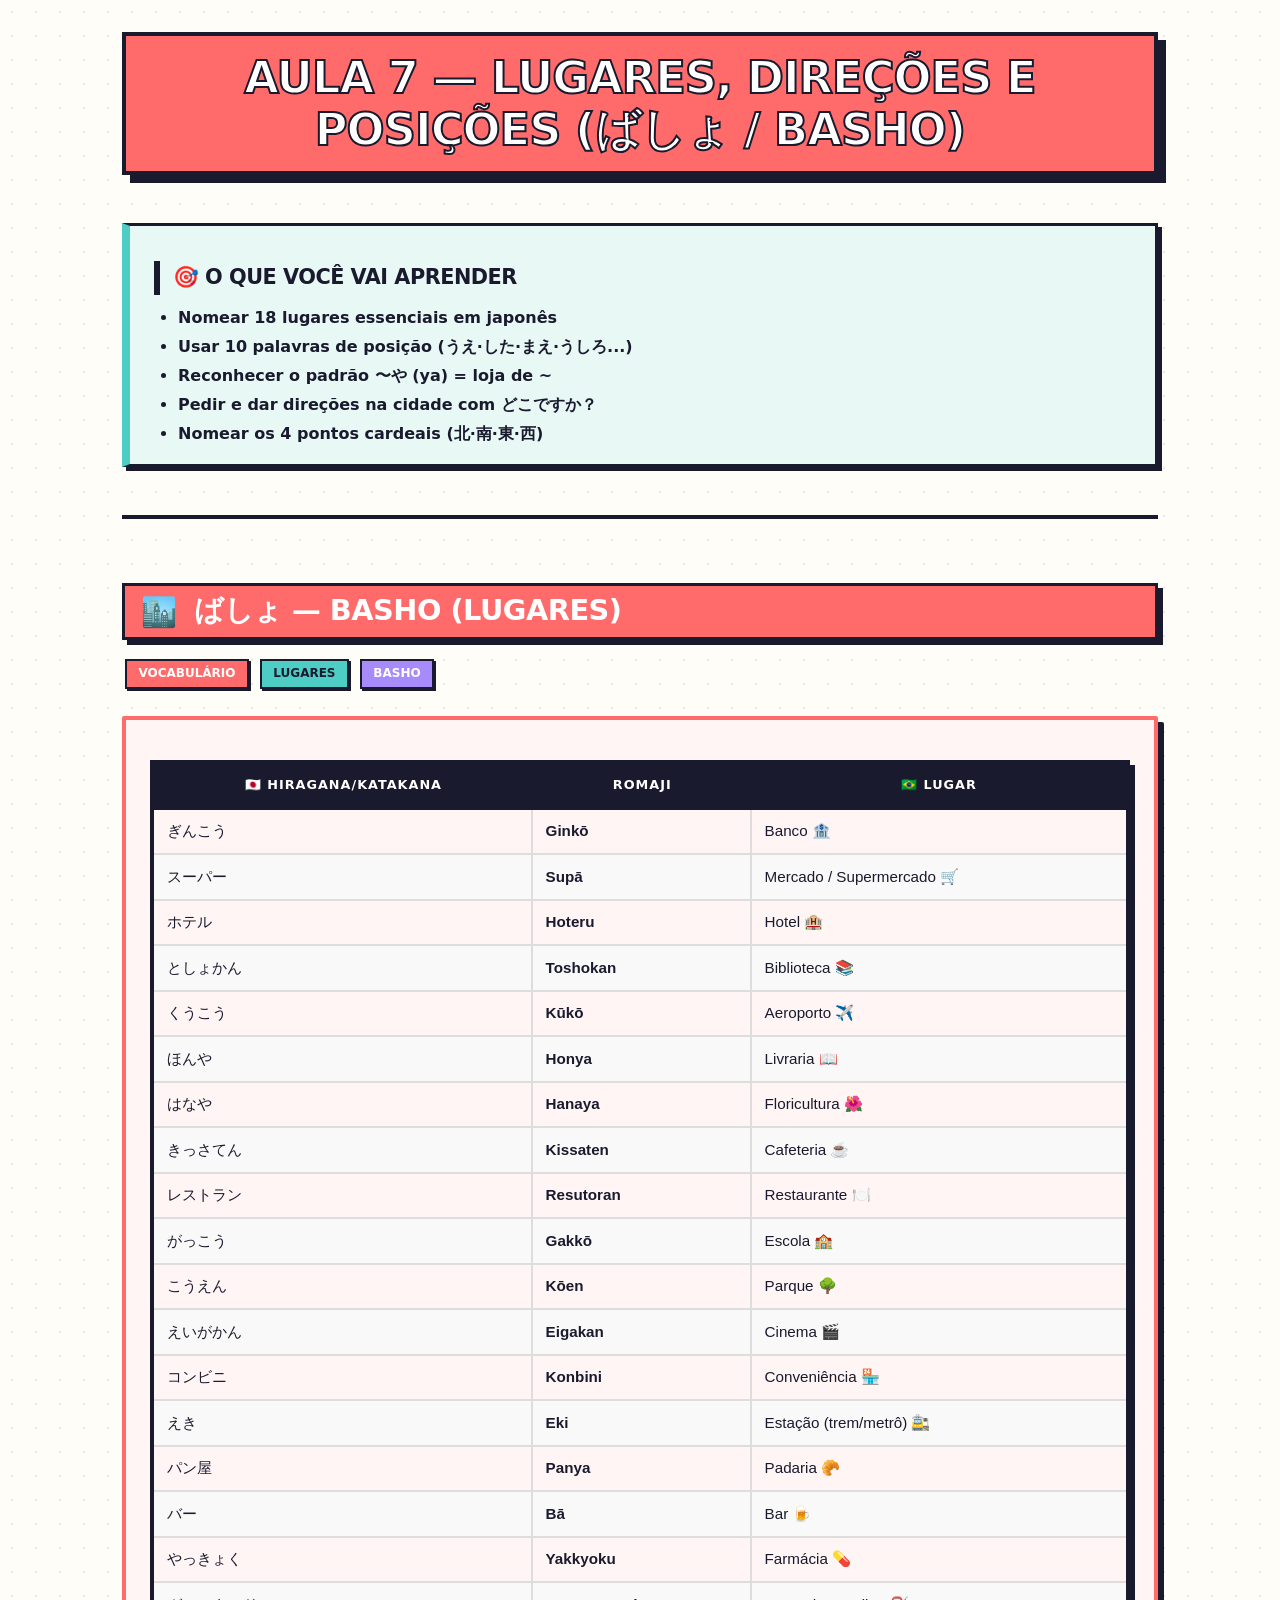
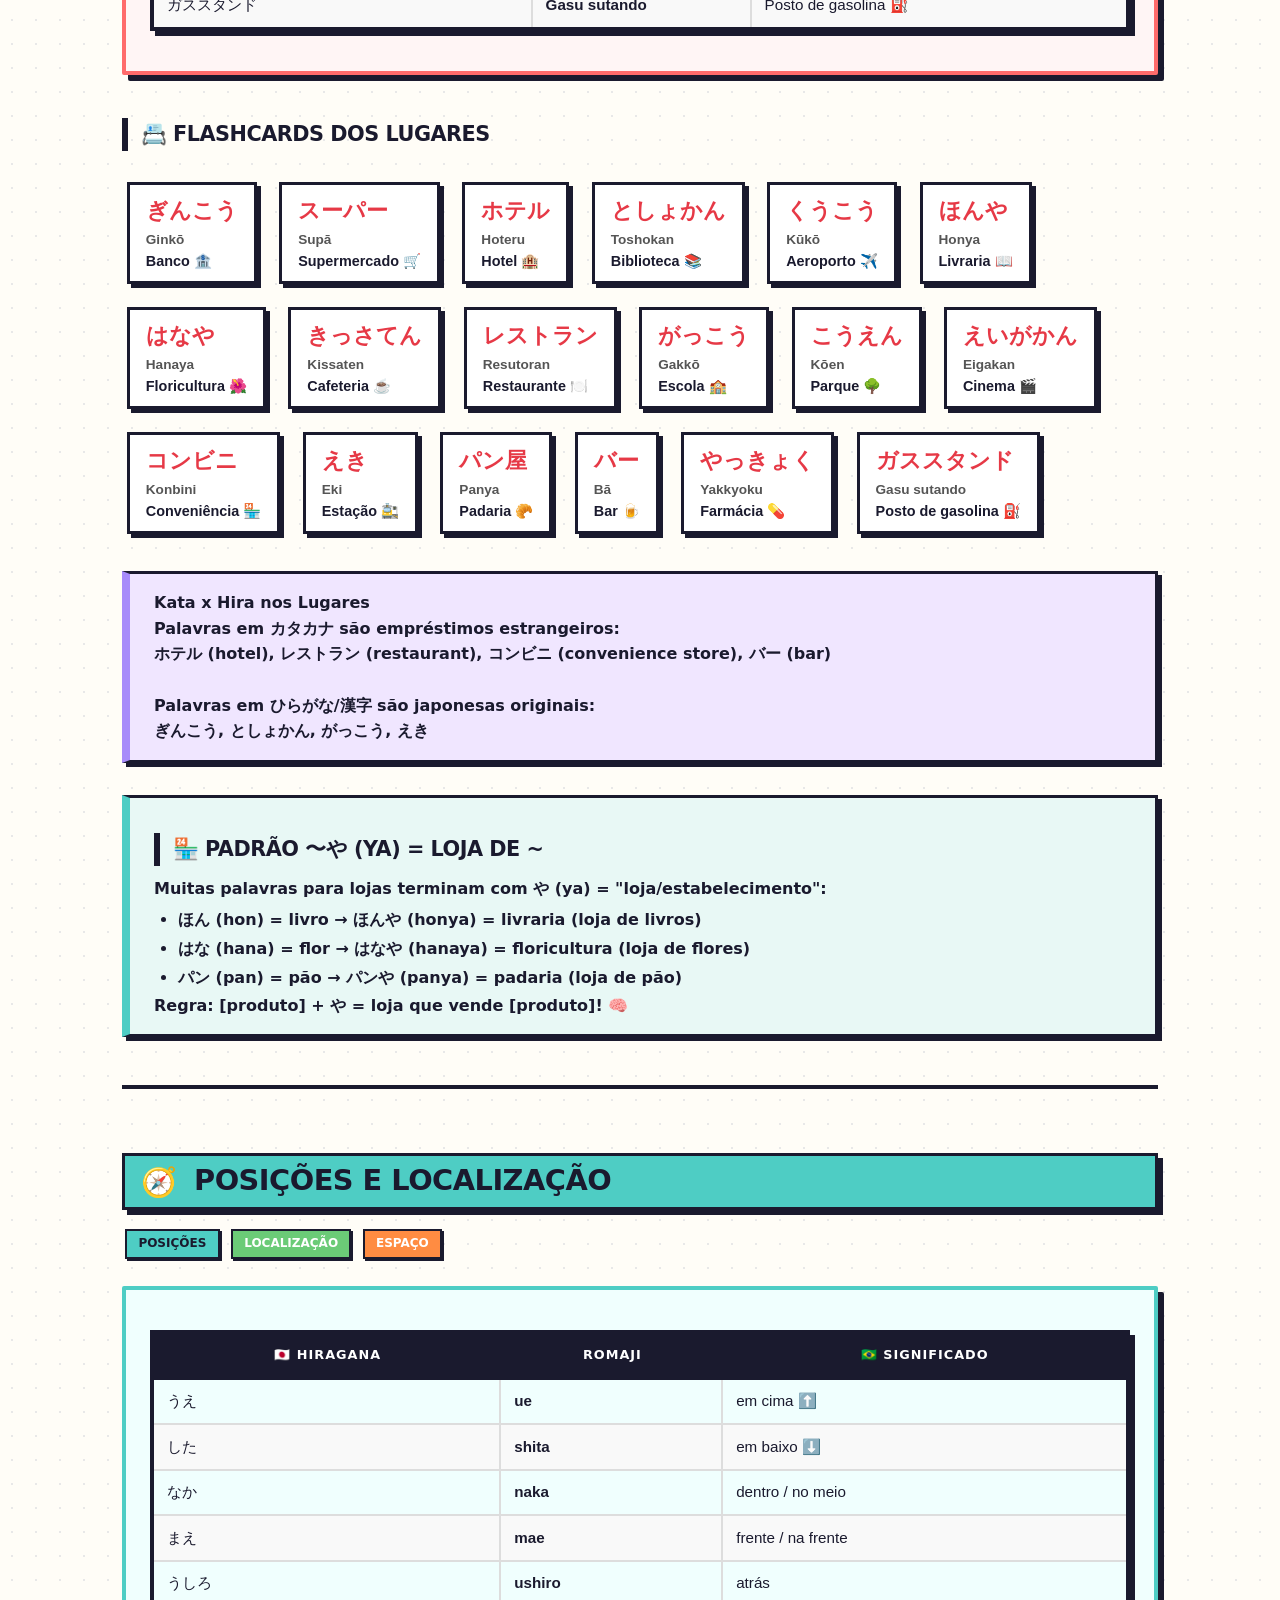
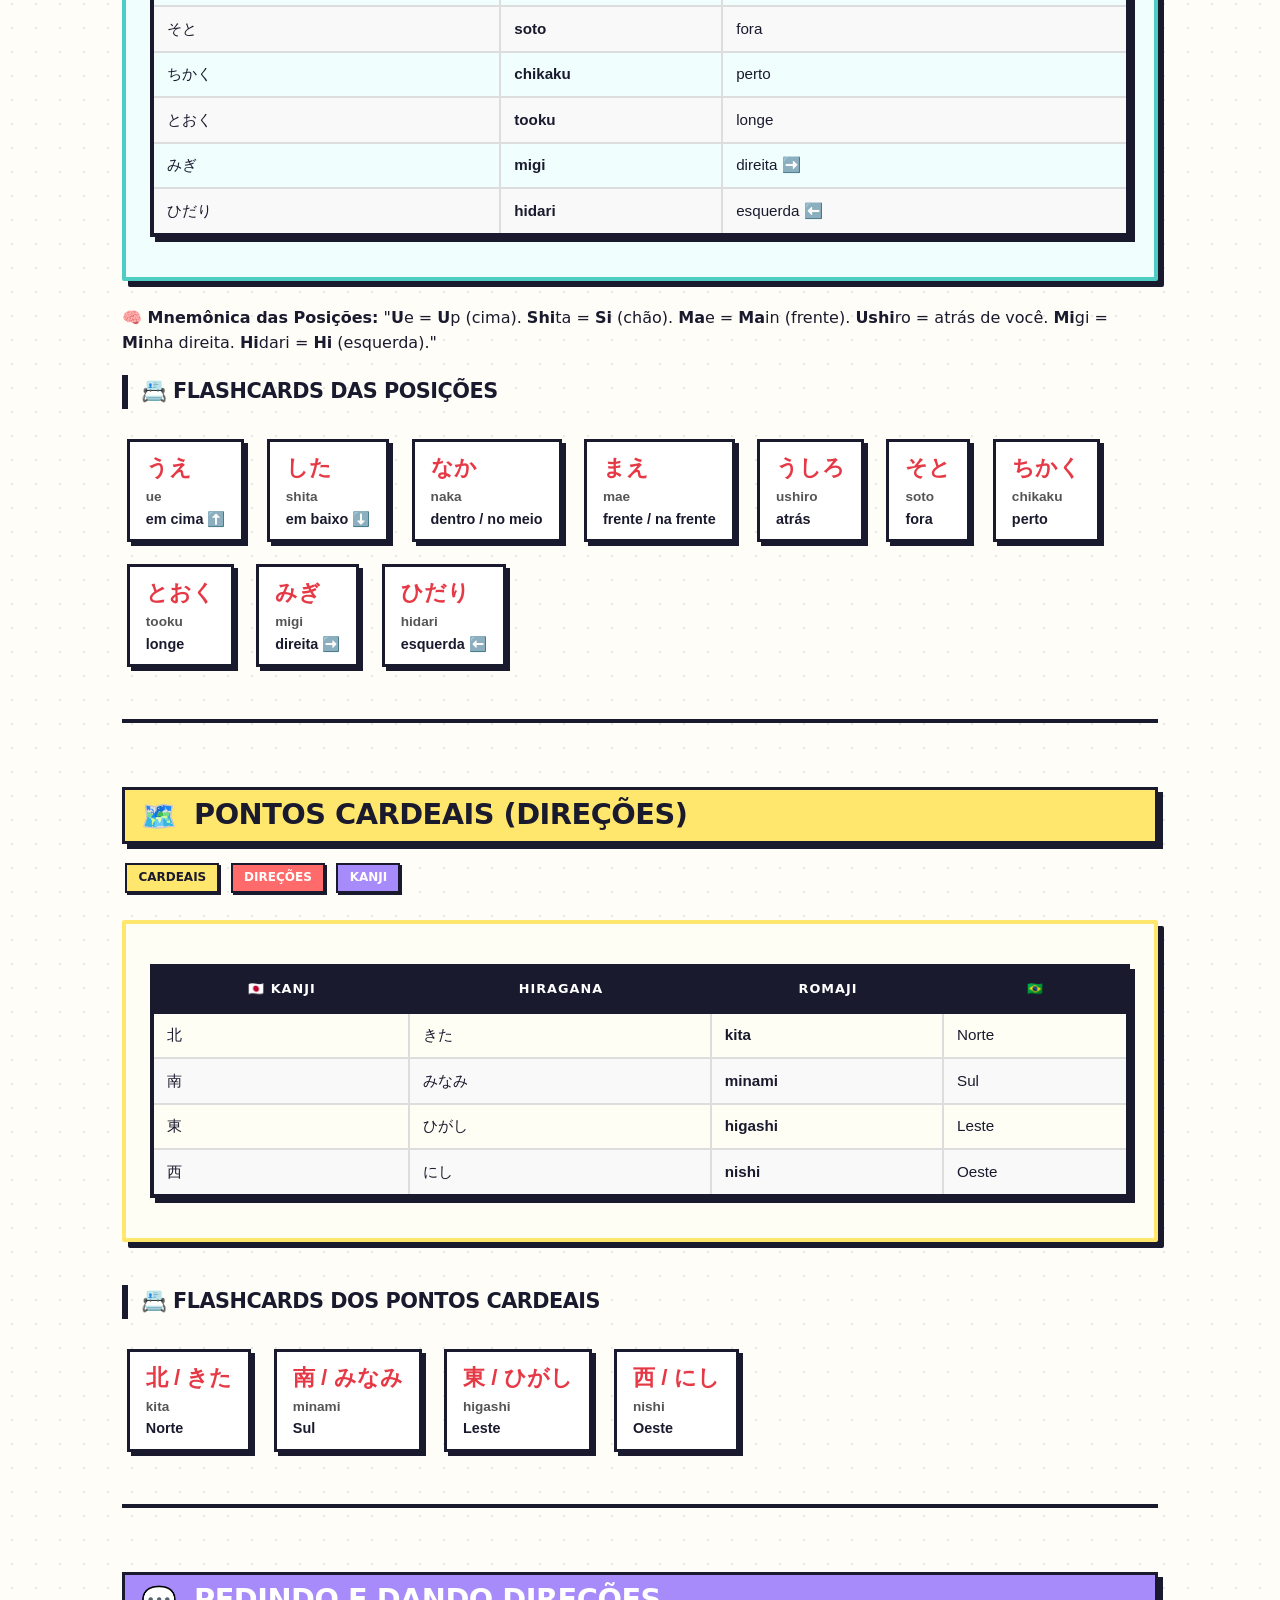
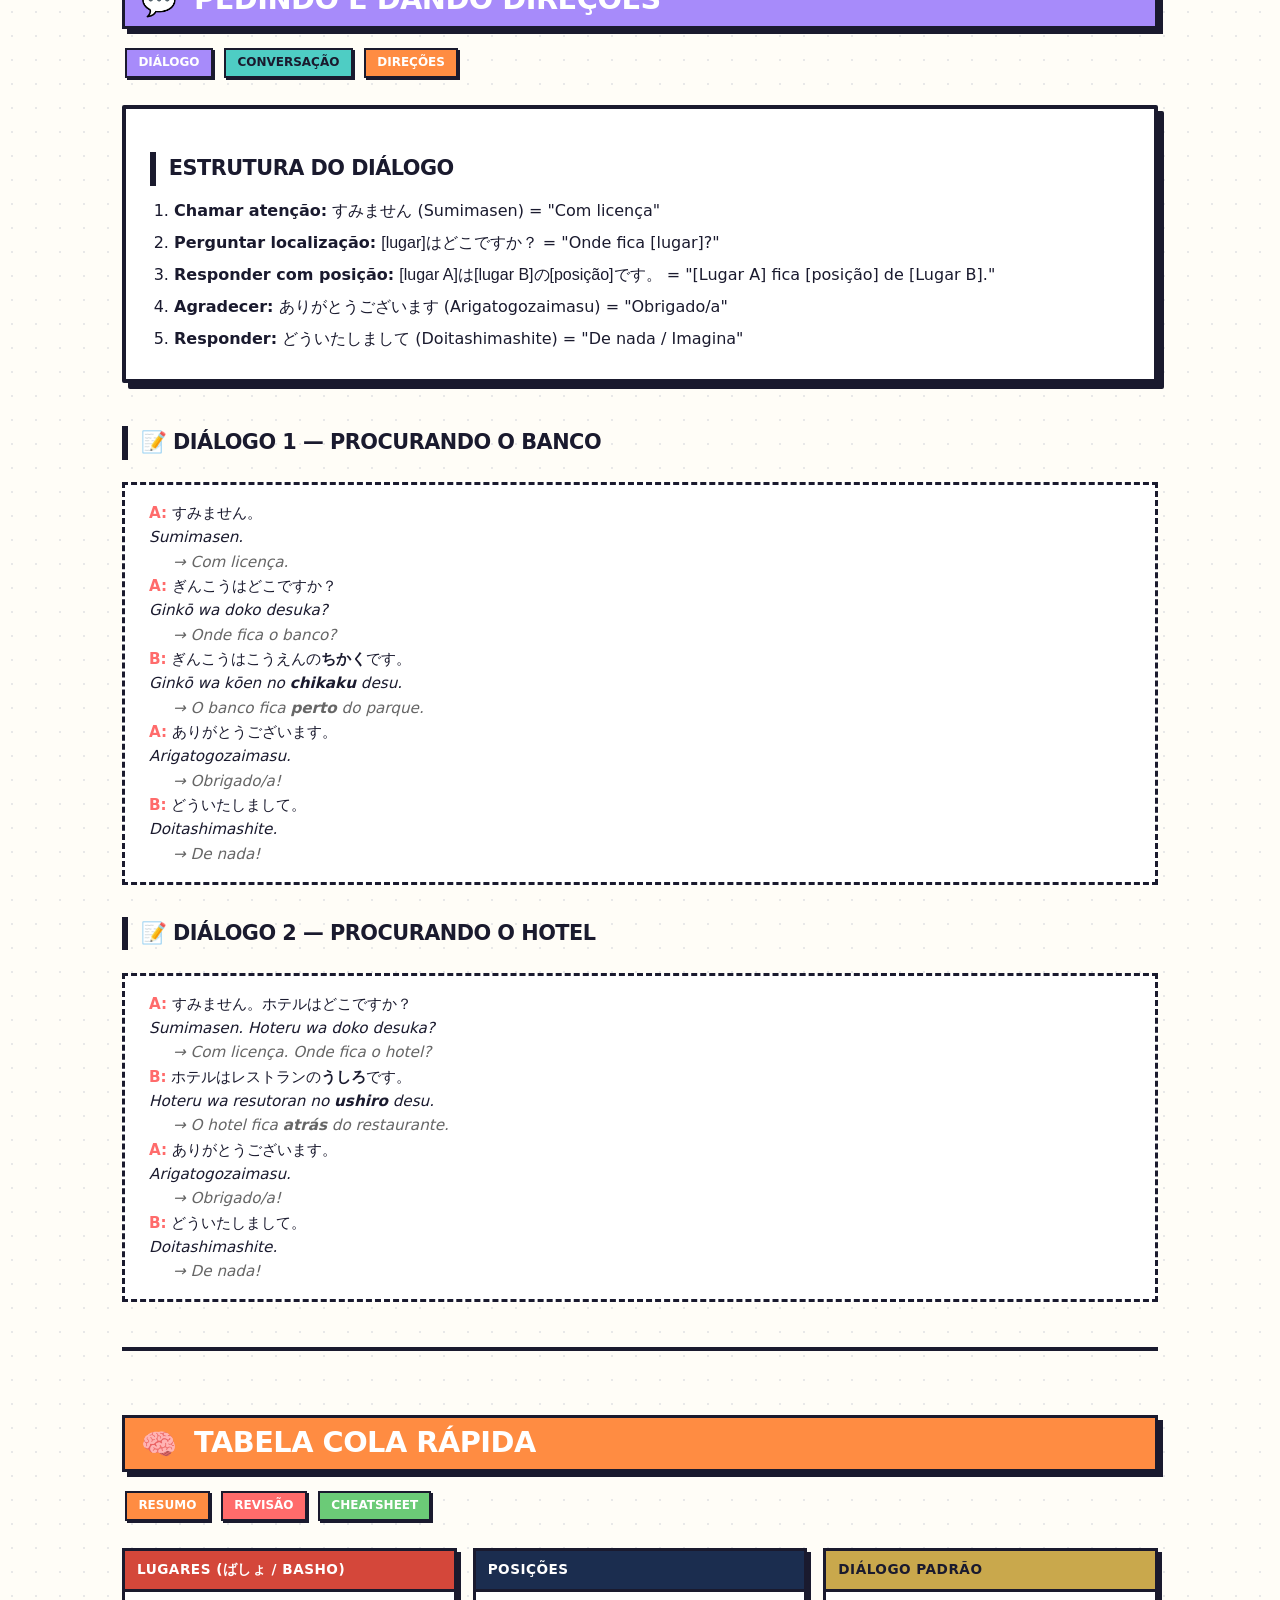
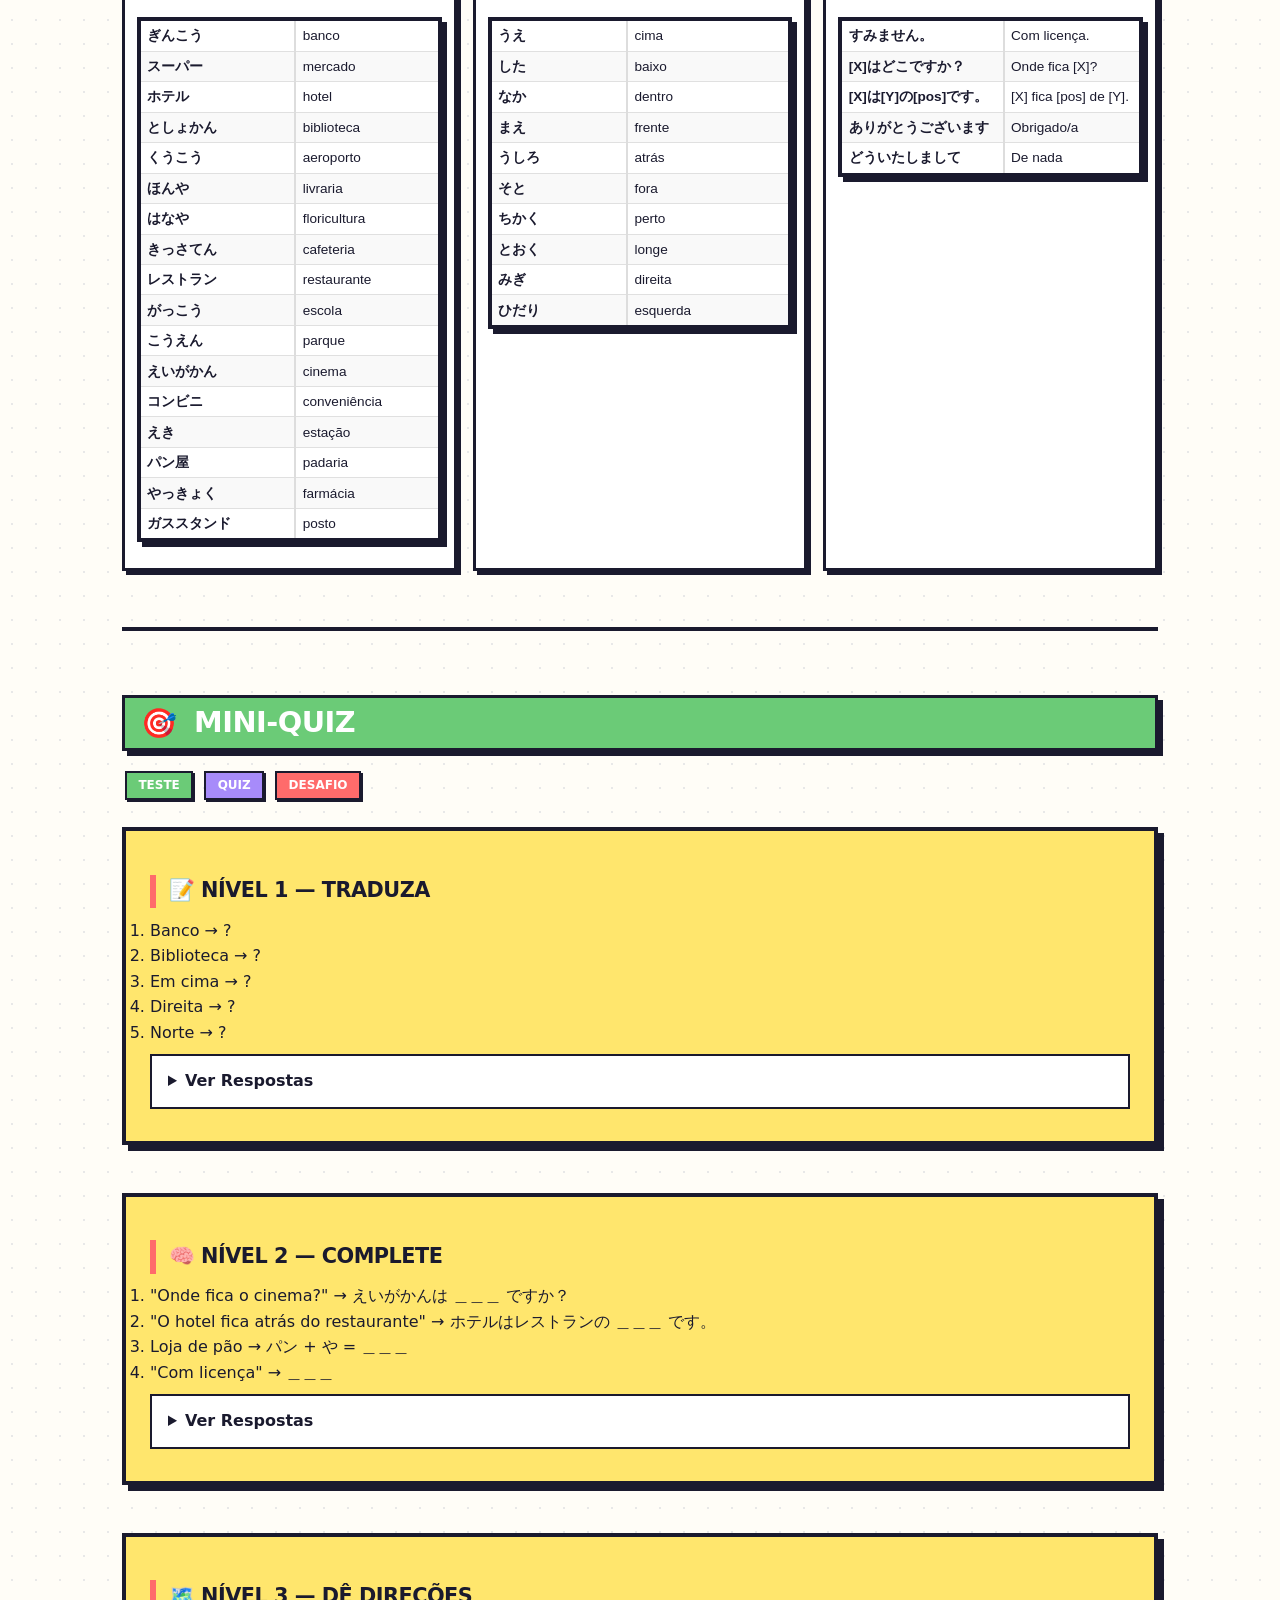
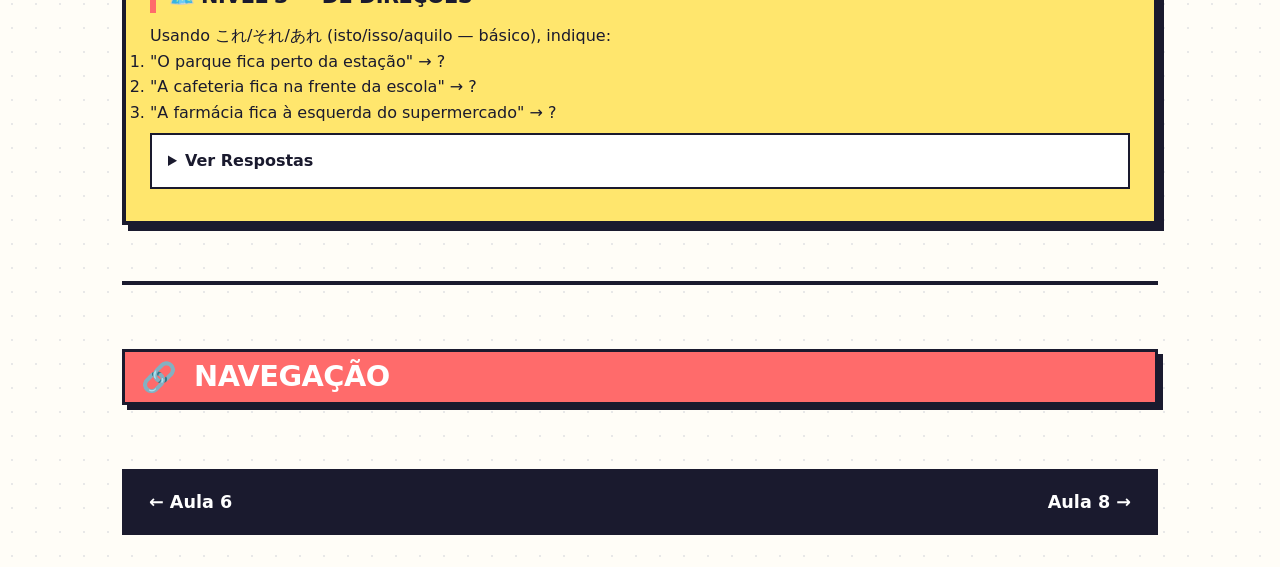
<file: docs/lessons/Aula 7.html>
<!DOCTYPE html>
<html lang="pt-BR">
<head>
<meta charset="UTF-8">
<meta name="viewport" content="width=device-width, initial-scale=1.0">
<title>Aula 7 — Lugares, Direções e Posições (ばしょ / Basho)</title>
<link rel="stylesheet" href="../css/style.css">
<style>
:root {
  --bg: #FFFDF7;
  --card-bg: #FFFFFF;
  --border: #1A1A2E;
  --shadow: #1A1A2E;
  --text: #1A1A2E;
  --accent1: #FF6B6B;
  --accent2: #4ECDC4;
  --accent3: #FFE66D;
  --accent4: #A78BFA;
  --accent5: #FF8C42;
  --accent6: #6BCB77;
  --accent7: #FFD93D;
  --accent8: #F472B6;
  --font-heading: 'Segoe UI', system-ui, -apple-system, sans-serif;
  --font-body: 'Segoe UI', system-ui, -apple-system, sans-serif;
  --font-jp: 'Hiragino Kaku Gothic ProN', 'Noto Sans JP', 'Yu Gothic', sans-serif;
}

* { box-sizing: border-box; margin: 0; padding: 0; }

body {
  background: var(--bg);
  background-image: radial-gradient(circle, #e8e8e8 1px, transparent 1px);
  background-size: 24px 24px;
  font-family: var(--font-body);
  color: var(--text);
  line-height: 1.6;
  padding: 2rem;
  max-width: 1100px;
  margin: 0 auto;
}

h1 {
  font-size: 2.8rem;
  font-weight: 900;
  text-transform: uppercase;
  letter-spacing: -1px;
  background: var(--accent1);
  color: #fff;
  padding: 1rem 1.5rem;
  border: 4px solid var(--border);
  box-shadow: 8px 8px 0 var(--shadow);
  margin-bottom: 2rem;
  text-align: center;
  -webkit-text-stroke: 2px var(--border);
}

h2 {
  font-size: 1.8rem;
  font-weight: 800;
  margin: 2rem 0 1rem;
  padding: 0.5rem 1rem;
  border: 3px solid var(--border);
  box-shadow: 5px 5px 0 var(--shadow);
  display: inline-block;
}

h3 {
  font-size: 1.3rem;
  font-weight: 700;
  margin: 1.2rem 0 0.6rem;
  padding: 0.3rem 0.8rem;
  border-left: 6px solid var(--border);
}

.card {
  background: var(--card-bg);
  border: 4px solid var(--border);
  box-shadow: 6px 6px 0 var(--shadow);
  padding: 1.5rem;
  margin: 1.5rem 0;
  border-radius: 2px;
}

.card-accent1 { background: #FFF5F5; border-color: var(--accent1); }
.card-accent2 { background: #F0FFFE; border-color: var(--accent2); }
.card-accent3 { background: #FFFEF5; border-color: var(--accent3); }
.card-accent4 { background: #F8F5FF; border-color: var(--accent4); }
.card-accent5 { background: #FFF9F5; border-color: var(--accent5); }
.card-accent6 { background: #F5FFF6; border-color: var(--accent6); }

table {
  width: 100%;
  border-collapse: separate;
  border-spacing: 0;
  border: 4px solid var(--border);
  box-shadow: 5px 5px 0 var(--shadow);
  margin: 1rem 0;
  font-size: 0.95rem;
}

thead th {
  background: var(--border);
  color: #fff;
  font-weight: 800;
  padding: 0.7rem 0.8rem;
  text-transform: uppercase;
  font-size: 0.8rem;
  letter-spacing: 1px;
  border-bottom: 3px solid var(--border);
}

tbody td {
  padding: 0.6rem 0.8rem;
  border-bottom: 2px solid #ddd;
  border-right: 2px solid #ddd;
  font-family: var(--font-jp);
  vertical-align: middle;
}

tbody td:last-child { border-right: none; }
tbody tr:last-child td { border-bottom: none; }

tbody tr:nth-child(even) { background: #f9f9f9; }
tbody tr:hover { background: #FFF3CD; }

.flashcard {
  display: inline-block;
  background: var(--card-bg);
  border: 3px solid var(--border);
  box-shadow: 4px 4px 0 var(--shadow);
  padding: 0.5rem 1rem;
  margin: 0.3rem;
  font-family: var(--font-jp);
  font-size: 1.1rem;
  font-weight: 600;
  transition: transform 0.1s;
  cursor: pointer;
  user-select: none;
}

.flashcard:hover { transform: translate(-2px, -2px); box-shadow: 6px 6px 0 var(--shadow); }

.flashcard .jp { font-size: 1.4rem; color: #E63946; }
.flashcard .romaji { font-size: 0.85rem; color: #555; }
.flashcard .pt { font-size: 0.9rem; color: #1A1A2E; font-weight: 700; }

.tag {
  display: inline-block;
  padding: 0.2rem 0.7rem;
  border: 2px solid var(--border);
  box-shadow: 2px 2px 0 var(--shadow);
  font-size: 0.75rem;
  font-weight: 700;
  text-transform: uppercase;
  margin: 0.2rem;
}

.tag-red { background: var(--accent1); color: #fff; }
.tag-teal { background: var(--accent2); color: #1A1A2E; }
.tag-yellow { background: var(--accent3); color: #1A1A2E; }
.tag-purple { background: var(--accent4); color: #fff; }
.tag-orange { background: var(--accent5); color: #fff; }
.tag-green { background: var(--accent6); color: #fff; }

.quiz {
  background: var(--accent3);
  border: 4px solid var(--border);
  box-shadow: 6px 6px 0 var(--shadow);
  padding: 1.5rem;
  margin: 1.5rem 0;
}

.quiz h3 { border-left-color: var(--accent1); }

.quiz details {
  margin: 0.5rem 0;
  padding: 0.5rem 1rem;
  background: #fff;
  border: 2px solid var(--border);
}

.quiz summary {
  font-weight: 700;
  cursor: pointer;
  padding: 0.3rem 0;
}

.quiz details[open] { background: #FFF5F5; border-color: var(--accent1); }

.cheatsheet {
  background: #1A1A2E;
  color: #00FF88;
  font-family: 'Courier New', monospace;
  border: 4px solid #00FF88;
  box-shadow: 6px 6px 0 #00FF8844;
  padding: 1.5rem;
  margin: 1.5rem 0;
  font-size: 0.9rem;
  white-space: pre-wrap;
  line-height: 1.5;
}

.info-box {
  padding: 1rem 1.5rem;
  margin: 1rem 0;
  border: 3px solid var(--border);
  box-shadow: 4px 4px 0 var(--shadow);
  font-weight: 600;
}

.info-tip { background: #E8F8F5; border-left: 8px solid var(--accent2); }
.info-warn { background: #FFF3CD; border-left: 8px solid var(--accent3); }
.info-danger { background: #FFE5E5; border-left: 8px solid var(--accent1); }
.info-note { background: #F0E6FF; border-left: 8px solid var(--accent4); }

.example-dialog {
  background: #fff;
  border: 3px dashed var(--border);
  padding: 1rem 1.5rem;
  margin: 0.8rem 0;
  font-size: 0.95rem;
}

.example-dialog .speaker { font-weight: 800; color: var(--accent1); }
.example-dialog .jp-text { font-family: var(--font-jp); }
.example-dialog .translation { color: #666; font-style: italic; margin-left: 1.5rem; }

.section-badge {
  display: inline-block;
  font-size: 1.8rem;
  margin-right: 0.5rem;
  vertical-align: middle;
}

hr { border: 2px solid var(--border); margin: 2rem 0; }

.op-words {
  display: flex;
  flex-wrap: wrap;
  gap: 0.8rem;
  margin: 1rem 0;
}

nav.footer-nav {
  display: flex;
  justify-content: space-between;
  margin-top: 3rem;
  padding: 1rem 1.5rem;
  background: var(--border);
  border: 3px solid var(--border);
}

nav.footer-nav a {
  color: #fff;
  font-weight: 800;
  text-decoration: none;
  font-size: 1.1rem;
}

nav.footer-nav a:hover { text-decoration: underline; }

@media (max-width: 768px) {
  body { padding: 1rem; }
  h1 { font-size: 2rem; }
  table { font-size: 0.8rem; }
  td, th { padding: 0.4rem; }
}
</style>
</head>
<body>

<!-- ===== TITLE ===== -->
<h1>Aula 7 — Lugares, Direções e Posições (ばしょ / Basho)</h1>

<!-- ===== DICA DE MEMORIZAÇÃO ===== -->
<div class="info-box info-tip">
  <h3>&#x1F3AF; O que você vai aprender</h3>
  <ul style="margin:0.5rem 0 0 1.5rem; line-height:1.8;">
    <li>Nomear <strong>18 lugares</strong> essenciais em japonês</li>
    <li>Usar <strong>10 palavras de posição</strong> (うえ·した·まえ·うしろ...)</li>
    <li>Reconhecer o padrão <strong>〜や (ya) = loja de ~</strong></li>
    <li>Pedir e dar <strong>direções na cidade</strong> com どこですか？</li>
    <li>Nomear os <strong>4 pontos cardeais</strong> (北·南·東·西)</li>
  </ul>
</div>

<hr>

<!-- ======================================================================== -->
<!-- SECTION 1 — BASHO (LUGARES) — accent1                                    -->
<!-- ======================================================================== -->
<h2 style="background: var(--accent1); color: #fff;">
  <span class="section-badge">🏙️</span> ばしょ — Basho (Lugares)
</h2>

<p>
  <span class="tag tag-red">Vocabulário</span>
  <span class="tag tag-teal">Lugares</span>
  <span class="tag tag-purple">Basho</span>
</p>

<div class="card card-accent1">
  <table>
    <thead>
      <tr>
        <th>🇯🇵 Hiragana/Katakana</th>
        <th>Romaji</th>
        <th>🇧🇷 Lugar</th>
      </tr>
    </thead>
    <tbody>
      <tr><td>ぎんこう</td><td><strong>Ginkō</strong></td><td>Banco 🏦</td></tr>
      <tr><td>スーパー</td><td><strong>Supā</strong></td><td>Mercado / Supermercado 🛒</td></tr>
      <tr><td>ホテル</td><td><strong>Hoteru</strong></td><td>Hotel 🏨</td></tr>
      <tr><td>としょかん</td><td><strong>Toshokan</strong></td><td>Biblioteca 📚</td></tr>
      <tr><td>くうこう</td><td><strong>Kūkō</strong></td><td>Aeroporto ✈️</td></tr>
      <tr><td>ほんや</td><td><strong>Honya</strong></td><td>Livraria 📖</td></tr>
      <tr><td>はなや</td><td><strong>Hanaya</strong></td><td>Floricultura 🌺</td></tr>
      <tr><td>きっさてん</td><td><strong>Kissaten</strong></td><td>Cafeteria ☕</td></tr>
      <tr><td>レストラン</td><td><strong>Resutoran</strong></td><td>Restaurante 🍽️</td></tr>
      <tr><td>がっこう</td><td><strong>Gakkō</strong></td><td>Escola 🏫</td></tr>
      <tr><td>こうえん</td><td><strong>Kōen</strong></td><td>Parque 🌳</td></tr>
      <tr><td>えいがかん</td><td><strong>Eigakan</strong></td><td>Cinema 🎬</td></tr>
      <tr><td>コンビニ</td><td><strong>Konbini</strong></td><td>Conveniência 🏪</td></tr>
      <tr><td>えき</td><td><strong>Eki</strong></td><td>Estação (trem/metrô) 🚉</td></tr>
      <tr><td>パン屋</td><td><strong>Panya</strong></td><td>Padaria 🥐</td></tr>
      <tr><td>バー</td><td><strong>Bā</strong></td><td>Bar 🍺</td></tr>
      <tr><td>やっきょく</td><td><strong>Yakkyoku</strong></td><td>Farmácia 💊</td></tr>
      <tr><td>ガススタンド</td><td><strong>Gasu sutando</strong></td><td>Posto de gasolina ⛽</td></tr>
    </tbody>
  </table>
</div>

<h3>📇 Flashcards dos Lugares</h3>
<div class="op-words">
  <div class="flashcard"><div class="jp">ぎんこう</div><div class="romaji">Ginkō</div><div class="pt">Banco 🏦</div></div>
  <div class="flashcard"><div class="jp">スーパー</div><div class="romaji">Supā</div><div class="pt">Supermercado 🛒</div></div>
  <div class="flashcard"><div class="jp">ホテル</div><div class="romaji">Hoteru</div><div class="pt">Hotel 🏨</div></div>
  <div class="flashcard"><div class="jp">としょかん</div><div class="romaji">Toshokan</div><div class="pt">Biblioteca 📚</div></div>
  <div class="flashcard"><div class="jp">くうこう</div><div class="romaji">Kūkō</div><div class="pt">Aeroporto ✈️</div></div>
  <div class="flashcard"><div class="jp">ほんや</div><div class="romaji">Honya</div><div class="pt">Livraria 📖</div></div>
  <div class="flashcard"><div class="jp">はなや</div><div class="romaji">Hanaya</div><div class="pt">Floricultura 🌺</div></div>
  <div class="flashcard"><div class="jp">きっさてん</div><div class="romaji">Kissaten</div><div class="pt">Cafeteria ☕</div></div>
  <div class="flashcard"><div class="jp">レストラン</div><div class="romaji">Resutoran</div><div class="pt">Restaurante 🍽️</div></div>
  <div class="flashcard"><div class="jp">がっこう</div><div class="romaji">Gakkō</div><div class="pt">Escola 🏫</div></div>
  <div class="flashcard"><div class="jp">こうえん</div><div class="romaji">Kōen</div><div class="pt">Parque 🌳</div></div>
  <div class="flashcard"><div class="jp">えいがかん</div><div class="romaji">Eigakan</div><div class="pt">Cinema 🎬</div></div>
  <div class="flashcard"><div class="jp">コンビニ</div><div class="romaji">Konbini</div><div class="pt">Conveniência 🏪</div></div>
  <div class="flashcard"><div class="jp">えき</div><div class="romaji">Eki</div><div class="pt">Estação 🚉</div></div>
  <div class="flashcard"><div class="jp">パン屋</div><div class="romaji">Panya</div><div class="pt">Padaria 🥐</div></div>
  <div class="flashcard"><div class="jp">バー</div><div class="romaji">Bā</div><div class="pt">Bar 🍺</div></div>
  <div class="flashcard"><div class="jp">やっきょく</div><div class="romaji">Yakkyoku</div><div class="pt">Farmácia 💊</div></div>
  <div class="flashcard"><div class="jp">ガススタンド</div><div class="romaji">Gasu sutando</div><div class="pt">Posto de gasolina ⛽</div></div>
</div>

<div class="info-box info-note">
  <strong>Kata x Hira nos Lugares</strong><br>
  Palavras em <strong>カタカナ</strong> são empréstimos estrangeiros:<br>
  ホテル (hotel), レストラン (restaurant), コンビニ (convenience store), バー (bar)<br><br>
  Palavras em <strong>ひらがな/漢字</strong> são japonesas originais:<br>
  ぎんこう, としょかん, がっこう, えき
</div>

<div class="info-box info-tip">
  <h3>&#x1F3EA; Padrão 〜や (ya) = Loja de ~</h3>
  <p>Muitas palavras para lojas terminam com <strong>や (ya)</strong> = "loja/estabelecimento":</p>
  <ul style="margin:0.3rem 0 0 1.5rem; line-height:1.8;">
    <li><strong>ほん (hon)</strong> = livro → <strong>ほんや (honya)</strong> = livraria (loja de livros)</li>
    <li><strong>はな (hana)</strong> = flor → <strong>はなや (hanaya)</strong> = floricultura (loja de flores)</li>
    <li><strong>パン (pan)</strong> = pão → <strong>パンや (panya)</strong> = padaria (loja de pão)</li>
  </ul>
  <p>Regra: <strong>[produto] + や</strong> = loja que vende [produto]! &#x1F9E0;</p>
</div>

<hr>

<!-- ======================================================================== -->
<!-- SECTION 2 — POSIÇÕES E LOCALIZAÇÃO — accent2                              -->
<!-- ======================================================================== -->
<h2 style="background: var(--accent2); color: #1A1A2E;">
  <span class="section-badge">🧭</span> Posições e Localização
</h2>

<p>
  <span class="tag tag-teal">Posições</span>
  <span class="tag tag-green">Localização</span>
  <span class="tag tag-orange">Espaço</span>
</p>

<div class="card card-accent2">
  <table>
    <thead>
      <tr>
        <th>🇯🇵 Hiragana</th>
        <th>Romaji</th>
        <th>🇧🇷 Significado</th>
      </tr>
    </thead>
    <tbody>
      <tr><td>うえ</td><td><strong>ue</strong></td><td>em cima ⬆️</td></tr>
      <tr><td>した</td><td><strong>shita</strong></td><td>em baixo ⬇️</td></tr>
      <tr><td>なか</td><td><strong>naka</strong></td><td>dentro / no meio</td></tr>
      <tr><td>まえ</td><td><strong>mae</strong></td><td>frente / na frente</td></tr>
      <tr><td>うしろ</td><td><strong>ushiro</strong></td><td>atrás</td></tr>
      <tr><td>そと</td><td><strong>soto</strong></td><td>fora</td></tr>
      <tr><td>ちかく</td><td><strong>chikaku</strong></td><td>perto</td></tr>
      <tr><td>とおく</td><td><strong>tooku</strong></td><td>longe</td></tr>
      <tr><td>みぎ</td><td><strong>migi</strong></td><td>direita ➡️</td></tr>
      <tr><td>ひだり</td><td><strong>hidari</strong></td><td>esquerda ⬅️</td></tr>
    </tbody>
  </table>
</div>

<div class="mnemonic">
  <strong>🧠 Mnemônica das Posições:</strong>
  "<strong>U</strong>e = <strong>U</strong>p (cima). <strong>Shi</strong>ta = <strong>Si</strong> (chão). <strong>Ma</strong>e = <strong>Ma</strong>in (frente). <strong>Ushi</strong>ro = atrás de você. <strong>Mi</strong>gi = <strong>Mi</strong>nha direita. <strong>Hi</strong>dari = <strong>Hi</strong> (esquerda)."
</div>

<h3>📇 Flashcards das Posições</h3>
<div class="op-words">
  <div class="flashcard"><div class="jp">うえ</div><div class="romaji">ue</div><div class="pt">em cima ⬆️</div></div>
  <div class="flashcard"><div class="jp">した</div><div class="romaji">shita</div><div class="pt">em baixo ⬇️</div></div>
  <div class="flashcard"><div class="jp">なか</div><div class="romaji">naka</div><div class="pt">dentro / no meio</div></div>
  <div class="flashcard"><div class="jp">まえ</div><div class="romaji">mae</div><div class="pt">frente / na frente</div></div>
  <div class="flashcard"><div class="jp">うしろ</div><div class="romaji">ushiro</div><div class="pt">atrás</div></div>
  <div class="flashcard"><div class="jp">そと</div><div class="romaji">soto</div><div class="pt">fora</div></div>
  <div class="flashcard"><div class="jp">ちかく</div><div class="romaji">chikaku</div><div class="pt">perto</div></div>
  <div class="flashcard"><div class="jp">とおく</div><div class="romaji">tooku</div><div class="pt">longe</div></div>
  <div class="flashcard"><div class="jp">みぎ</div><div class="romaji">migi</div><div class="pt">direita ➡️</div></div>
  <div class="flashcard"><div class="jp">ひだり</div><div class="romaji">hidari</div><div class="pt">esquerda ⬅️</div></div>
</div>

<hr>

<!-- ======================================================================== -->
<!-- SECTION 3 — PONTOS CARDEAIS — accent3                                    -->
<!-- ======================================================================== -->
<h2 style="background: var(--accent3); color: #1A1A2E;">
  <span class="section-badge">🗺️</span> Pontos Cardeais (Direções)
</h2>

<p>
  <span class="tag tag-yellow">Cardeais</span>
  <span class="tag tag-red">Direções</span>
  <span class="tag tag-purple">Kanji</span>
</p>

<div class="card card-accent3">
  <table>
    <thead>
      <tr>
        <th>🇯🇵 Kanji</th>
        <th>Hiragana</th>
        <th>Romaji</th>
        <th>🇧🇷</th>
      </tr>
    </thead>
    <tbody>
      <tr><td>北</td><td>きた</td><td><strong>kita</strong></td><td>Norte</td></tr>
      <tr><td>南</td><td>みなみ</td><td><strong>minami</strong></td><td>Sul</td></tr>
      <tr><td>東</td><td>ひがし</td><td><strong>higashi</strong></td><td>Leste</td></tr>
      <tr><td>西</td><td>にし</td><td><strong>nishi</strong></td><td>Oeste</td></tr>
    </tbody>
  </table>
</div>

<h3>📇 Flashcards dos Pontos Cardeais</h3>
<div class="op-words">
  <div class="flashcard"><div class="jp">北 / きた</div><div class="romaji">kita</div><div class="pt">Norte</div></div>
  <div class="flashcard"><div class="jp">南 / みなみ</div><div class="romaji">minami</div><div class="pt">Sul</div></div>
  <div class="flashcard"><div class="jp">東 / ひがし</div><div class="romaji">higashi</div><div class="pt">Leste</div></div>
  <div class="flashcard"><div class="jp">西 / にし</div><div class="romaji">nishi</div><div class="pt">Oeste</div></div>
</div>

<hr>

<!-- ======================================================================== -->
<!-- SECTION 4 — PEDINDO E DANDO DIREÇÕES — accent4                            -->
<!-- ======================================================================== -->
<h2 style="background: var(--accent4); color: #fff;">
  <span class="section-badge">💬</span> Pedindo e Dando Direções
</h2>

<p>
  <span class="tag tag-purple">Diálogo</span>
  <span class="tag tag-teal">Conversação</span>
  <span class="tag tag-orange">Direções</span>
</p>

<div class="card">
  <h3>Estrutura do Diálogo</h3>
  <ol style="margin-left: 1.5rem; line-height: 2;">
    <li><strong>Chamar atenção:</strong> <span style="font-family:var(--font-jp);">すみません</span> (Sumimasen) = "Com licença"</li>
    <li><strong>Perguntar localização:</strong> <span style="font-family:var(--font-jp);">[lugar]はどこですか？</span> = "Onde fica [lugar]?"</li>
    <li><strong>Responder com posição:</strong> <span style="font-family:var(--font-jp);">[lugar A]は[lugar B]の[posição]です。</span> = "[Lugar A] fica [posição] de [Lugar B]."</li>
    <li><strong>Agradecer:</strong> <span style="font-family:var(--font-jp);">ありがとうございます</span> (Arigatogozaimasu) = "Obrigado/a"</li>
    <li><strong>Responder:</strong> <span style="font-family:var(--font-jp);">どういたしまして</span> (Doitashimashite) = "De nada / Imagina"</li>
  </ol>
</div>

<h3>📝 Diálogo 1 — Procurando o Banco</h3>
<div class="example-dialog">
  <p>
    <span class="speaker">A:</span> <span class="jp-text">すみません。</span><br>
    <em>Sumimasen.</em><br>
    <span class="translation">→ Com licença.</span>
  </p>
  <p>
    <span class="speaker">A:</span> <span class="jp-text">ぎんこうはどこですか？</span><br>
    <em>Ginkō wa doko desuka?</em><br>
    <span class="translation">→ Onde fica o banco?</span>
  </p>
  <p>
    <span class="speaker">B:</span> <span class="jp-text">ぎんこうはこうえんの<strong>ちかく</strong>です。</span><br>
    <em>Ginkō wa kōen no <strong>chikaku</strong> desu.</em><br>
    <span class="translation">→ O banco fica <strong>perto</strong> do parque.</span>
  </p>
  <p>
    <span class="speaker">A:</span> <span class="jp-text">ありがとうございます。</span><br>
    <em>Arigatogozaimasu.</em><br>
    <span class="translation">→ Obrigado/a!</span>
  </p>
  <p>
    <span class="speaker">B:</span> <span class="jp-text">どういたしまして。</span><br>
    <em>Doitashimashite.</em><br>
    <span class="translation">→ De nada!</span>
  </p>
</div>

<h3>📝 Diálogo 2 — Procurando o Hotel</h3>
<div class="example-dialog">
  <p>
    <span class="speaker">A:</span> <span class="jp-text">すみません。ホテルはどこですか？</span><br>
    <em>Sumimasen. Hoteru wa doko desuka?</em><br>
    <span class="translation">→ Com licença. Onde fica o hotel?</span>
  </p>
  <p>
    <span class="speaker">B:</span> <span class="jp-text">ホテルはレストランの<strong>うしろ</strong>です。</span><br>
    <em>Hoteru wa resutoran no <strong>ushiro</strong> desu.</em><br>
    <span class="translation">→ O hotel fica <strong>atrás</strong> do restaurante.</span>
  </p>
  <p>
    <span class="speaker">A:</span> <span class="jp-text">ありがとうございます。</span><br>
    <em>Arigatogozaimasu.</em><br>
    <span class="translation">→ Obrigado/a!</span>
  </p>
  <p>
    <span class="speaker">B:</span> <span class="jp-text">どういたしまして。</span><br>
    <em>Doitashimashite.</em><br>
    <span class="translation">→ De nada!</span>
  </p>
</div>

<hr>

<!-- ======================================================================== -->
<!-- SECTION 5 — COLA RÁPIDA — accent5                                         -->
<!-- ======================================================================== -->
<h2 style="background: var(--accent5); color: #fff;">
  <span class="section-badge">🧠</span> Tabela Cola Rápida
</h2>

<p>
  <span class="tag tag-orange">Resumo</span>
  <span class="tag tag-red">Revisão</span>
  <span class="tag tag-green">Cheatsheet</span>
</p>

<div class="cheatsheet-grid">

  <div class="cheatsheet-card">
    <div class="cheatsheet-card__header cheatsheet-card__header--vermillion">Lugares (ばしょ / Basho)</div>
    <div class="cheatsheet-card__body">
      <table>
        <tr><td>ぎんこう</td><td>banco</td></tr>
        <tr><td>スーパー</td><td>mercado</td></tr>
        <tr><td>ホテル</td><td>hotel</td></tr>
        <tr><td>としょかん</td><td>biblioteca</td></tr>
        <tr><td>くうこう</td><td>aeroporto</td></tr>
        <tr><td>ほんや</td><td>livraria</td></tr>
        <tr><td>はなや</td><td>floricultura</td></tr>
        <tr><td>きっさてん</td><td>cafeteria</td></tr>
        <tr><td>レストラン</td><td>restaurante</td></tr>
        <tr><td>がっこう</td><td>escola</td></tr>
        <tr><td>こうえん</td><td>parque</td></tr>
        <tr><td>えいがかん</td><td>cinema</td></tr>
        <tr><td>コンビニ</td><td>conveniência</td></tr>
        <tr><td>えき</td><td>estação</td></tr>
        <tr><td>パン屋</td><td>padaria</td></tr>
        <tr><td>やっきょく</td><td>farmácia</td></tr>
        <tr><td>ガススタンド</td><td>posto</td></tr>
      </table>
    </div>
  </div>

  <div class="cheatsheet-card">
    <div class="cheatsheet-card__header cheatsheet-card__header--indigo">Posições</div>
    <div class="cheatsheet-card__body">
      <table>
        <tr><td>うえ</td><td>cima</td></tr>
        <tr><td>した</td><td>baixo</td></tr>
        <tr><td>なか</td><td>dentro</td></tr>
        <tr><td>まえ</td><td>frente</td></tr>
        <tr><td>うしろ</td><td>atrás</td></tr>
        <tr><td>そと</td><td>fora</td></tr>
        <tr><td>ちかく</td><td>perto</td></tr>
        <tr><td>とおく</td><td>longe</td></tr>
        <tr><td>みぎ</td><td>direita</td></tr>
        <tr><td>ひだり</td><td>esquerda</td></tr>
      </table>
    </div>
  </div>

  <div class="cheatsheet-card">
    <div class="cheatsheet-card__header cheatsheet-card__header--gold">Diálogo Padrão</div>
    <div class="cheatsheet-card__body">
      <table>
        <tr><td>すみません。</td><td>Com licença.</td></tr>
        <tr><td>[X]はどこですか？</td><td>Onde fica [X]?</td></tr>
        <tr><td>[X]は[Y]の[pos]です。</td><td>[X] fica [pos] de [Y].</td></tr>
        <tr><td>ありがとうございます</td><td>Obrigado/a</td></tr>
        <tr><td>どういたしまして</td><td>De nada</td></tr>
      </table>
    </div>
  </div>

</div>

<hr>

<!-- ======================================================================== -->
<!-- SECTION 6 — MINI-QUIZ — accent6                                           -->
<!-- ======================================================================== -->
<h2 style="background: var(--accent6); color: #fff;">
  <span class="section-badge">🎯</span> Mini-Quiz
</h2>

<p>
  <span class="tag tag-green">Teste</span>
  <span class="tag tag-purple">Quiz</span>
  <span class="tag tag-red">Desafio</span>
</p>

<div class="quiz">
  <h3>📝 Nível 1 — Traduza</h3>
  <ol>
    <li>Banco → ?</li>
    <li>Biblioteca → ?</li>
    <li>Em cima → ?</li>
    <li>Direita → ?</li>
    <li>Norte → ?</li>
  </ol>
  <details><summary>Ver Respostas</summary>
    <ol>
      <li><strong>ぎんこう</strong> (ginkou)</li>
      <li><strong>としょかん</strong> (toshokan)</li>
      <li><strong>うえ</strong> (ue)</li>
      <li><strong>みぎ</strong> (migi)</li>
      <li><strong>きた</strong> (kita)</li>
    </ol>
  </details>
</div>

<div class="quiz">
  <h3>🧠 Nível 2 — Complete</h3>
  <ol>
    <li>"Onde fica o cinema?" → えいがかんは ＿＿＿ ですか？</li>
    <li>"O hotel fica atrás do restaurante" → ホテルはレストランの ＿＿＿ です。</li>
    <li>Loja de pão → パン + や = ＿＿＿</li>
    <li>"Com licença" → ＿＿＿</li>
  </ol>
  <details><summary>Ver Respostas</summary>
    <ol>
      <li>えいがかんは <strong>どこ</strong> ですか？ (doko = onde)</li>
      <li>ホテルはレストランの <strong>うしろ</strong> です (ushiro = atrás)</li>
      <li><strong>パンや</strong> (panya) — padrão [produto] + や!</li>
      <li><strong>すみません</strong> (sumimasen)</li>
    </ol>
  </details>
</div>

<div class="quiz">
  <h3>🗺️ Nível 3 — Dê Direções</h3>
  <p>Usando これ/それ/あれ (isto/isso/aquilo — básico), indique:</p>
  <ol>
    <li>"O parque fica perto da estação" → ?</li>
    <li>"A cafeteria fica na frente da escola" → ?</li>
    <li>"A farmácia fica à esquerda do supermercado" → ?</li>
  </ol>
  <details><summary>Ver Respostas</summary>
    <ol>
      <li>こうえんは えきの <strong>ちかく</strong> です (kouen wa eki no chikaku desu)</li>
      <li>きっさてんは がっこうの <strong>まえ</strong> です (kissaten wa gakkou no mae desu)</li>
      <li>やっきょくは スーパーの <strong>ひだり</strong> です (yakkyoku wa suupaa no hidari desu)</li>
    </ol>
  </details>
</div>

<hr>

<!-- ======================================================================== -->
<!-- SECTION 7 — NAVEGAÇÃO — accent1 (cycle back)                              -->
<!-- ======================================================================== -->
<h2 style="background: var(--accent1); color: #fff;">
  <span class="section-badge">🔗</span> Navegação
</h2>

<nav class="footer-nav">
  <a href="Aula 6.html">← Aula 6</a>
  <a href="Aula 8.html">Aula 8 →</a>
</nav>

</body>
</html>
</file>
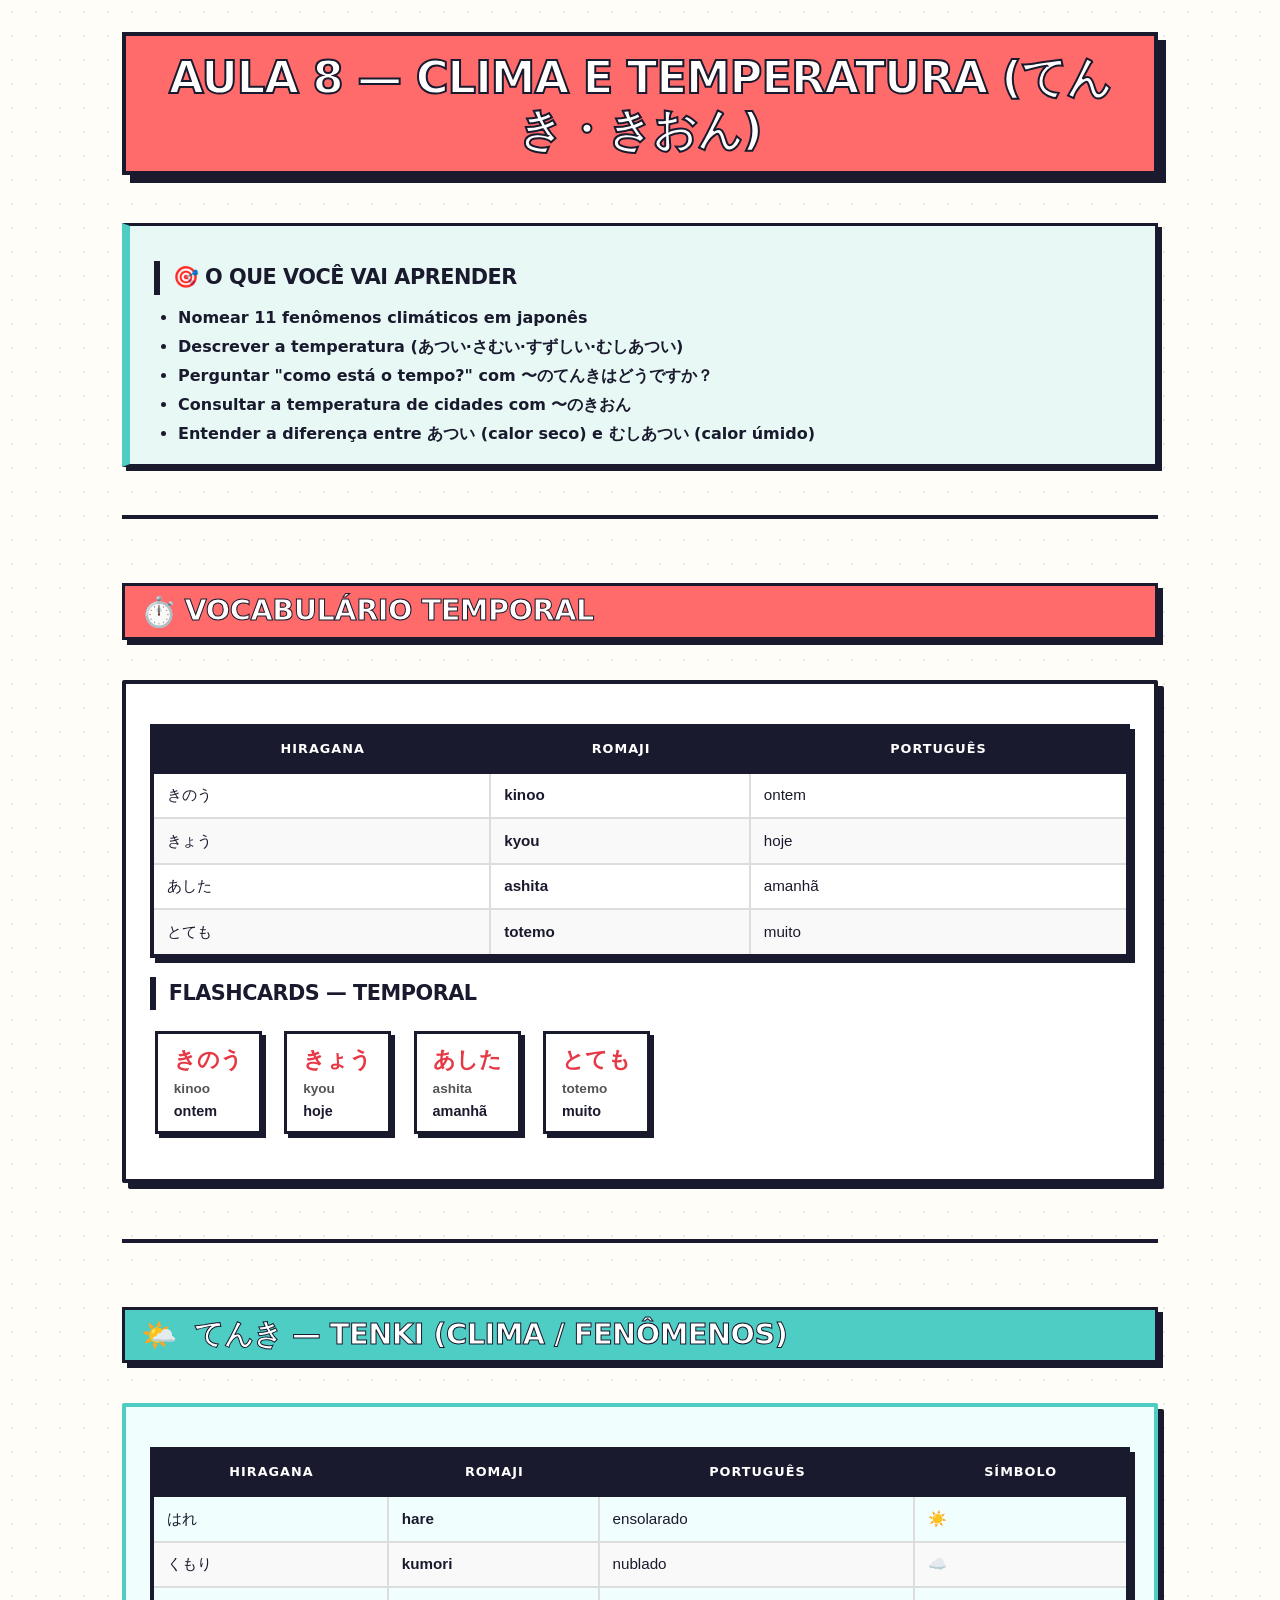
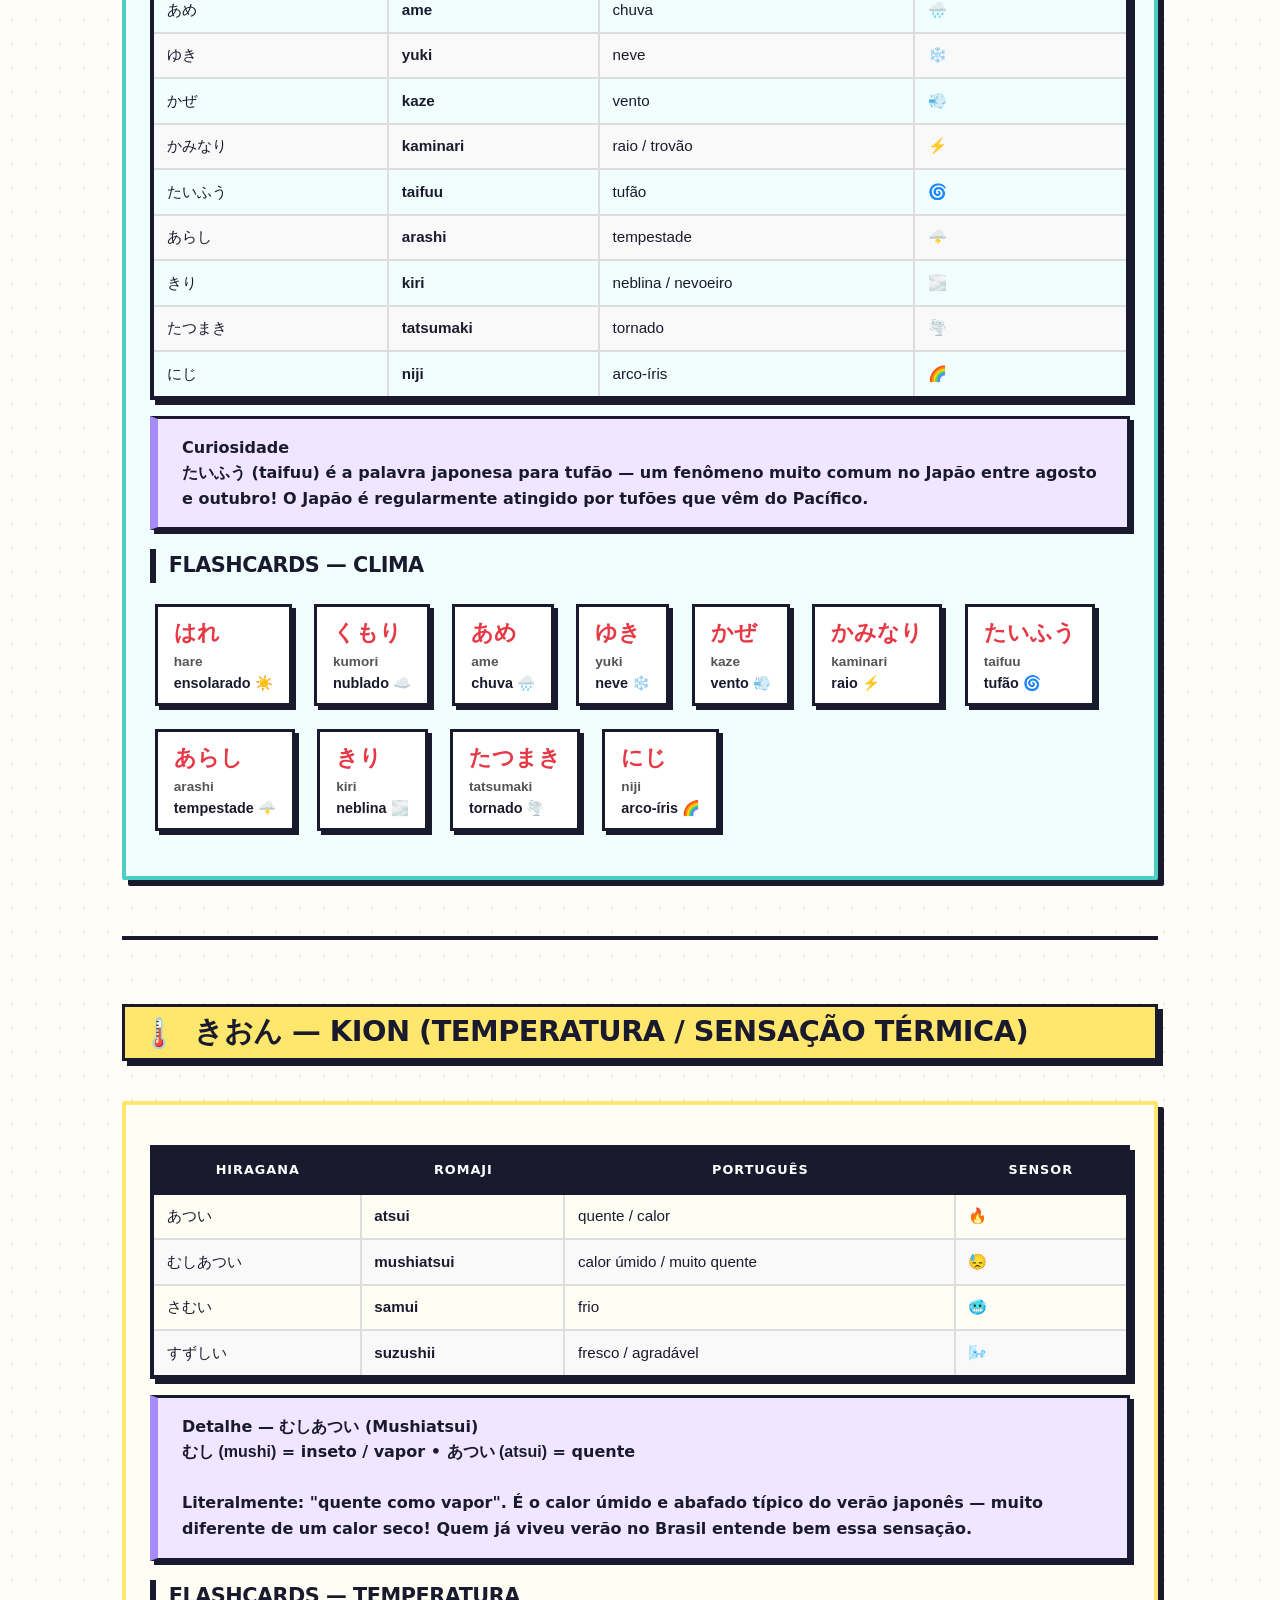
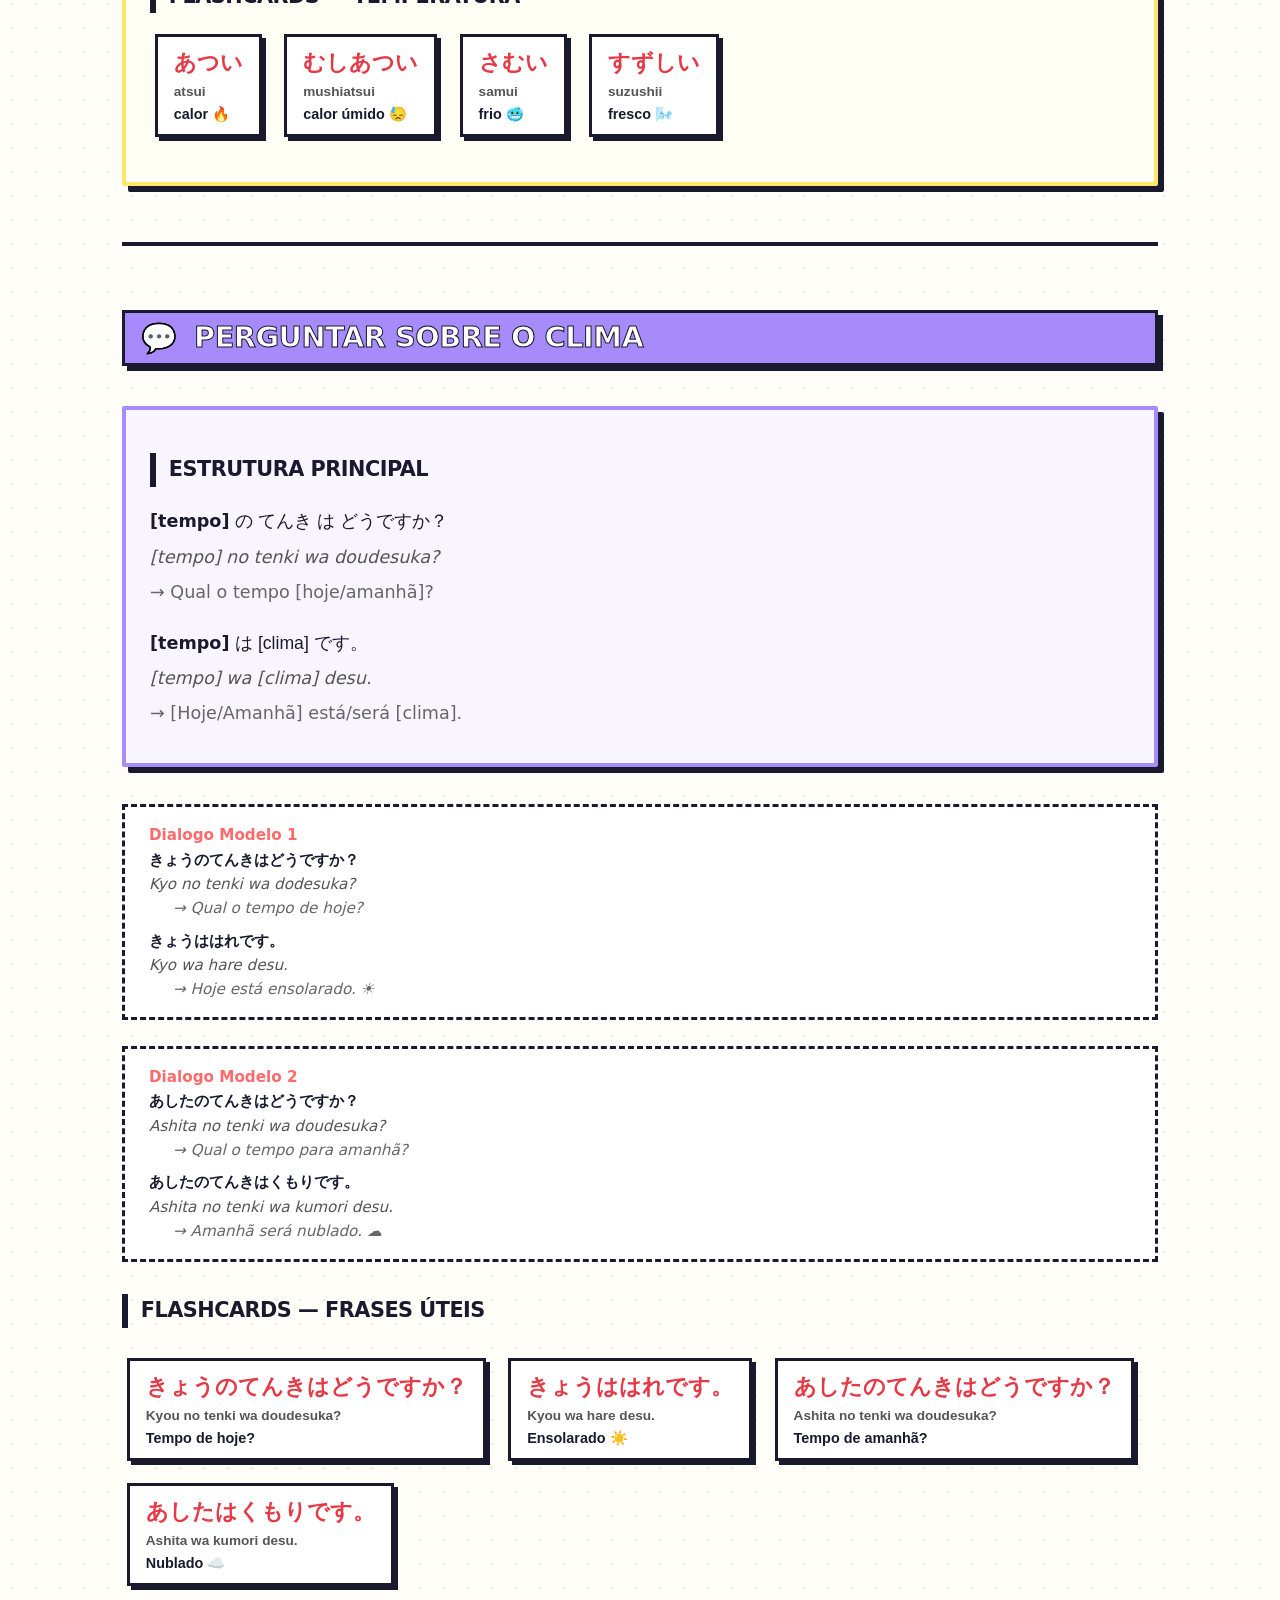
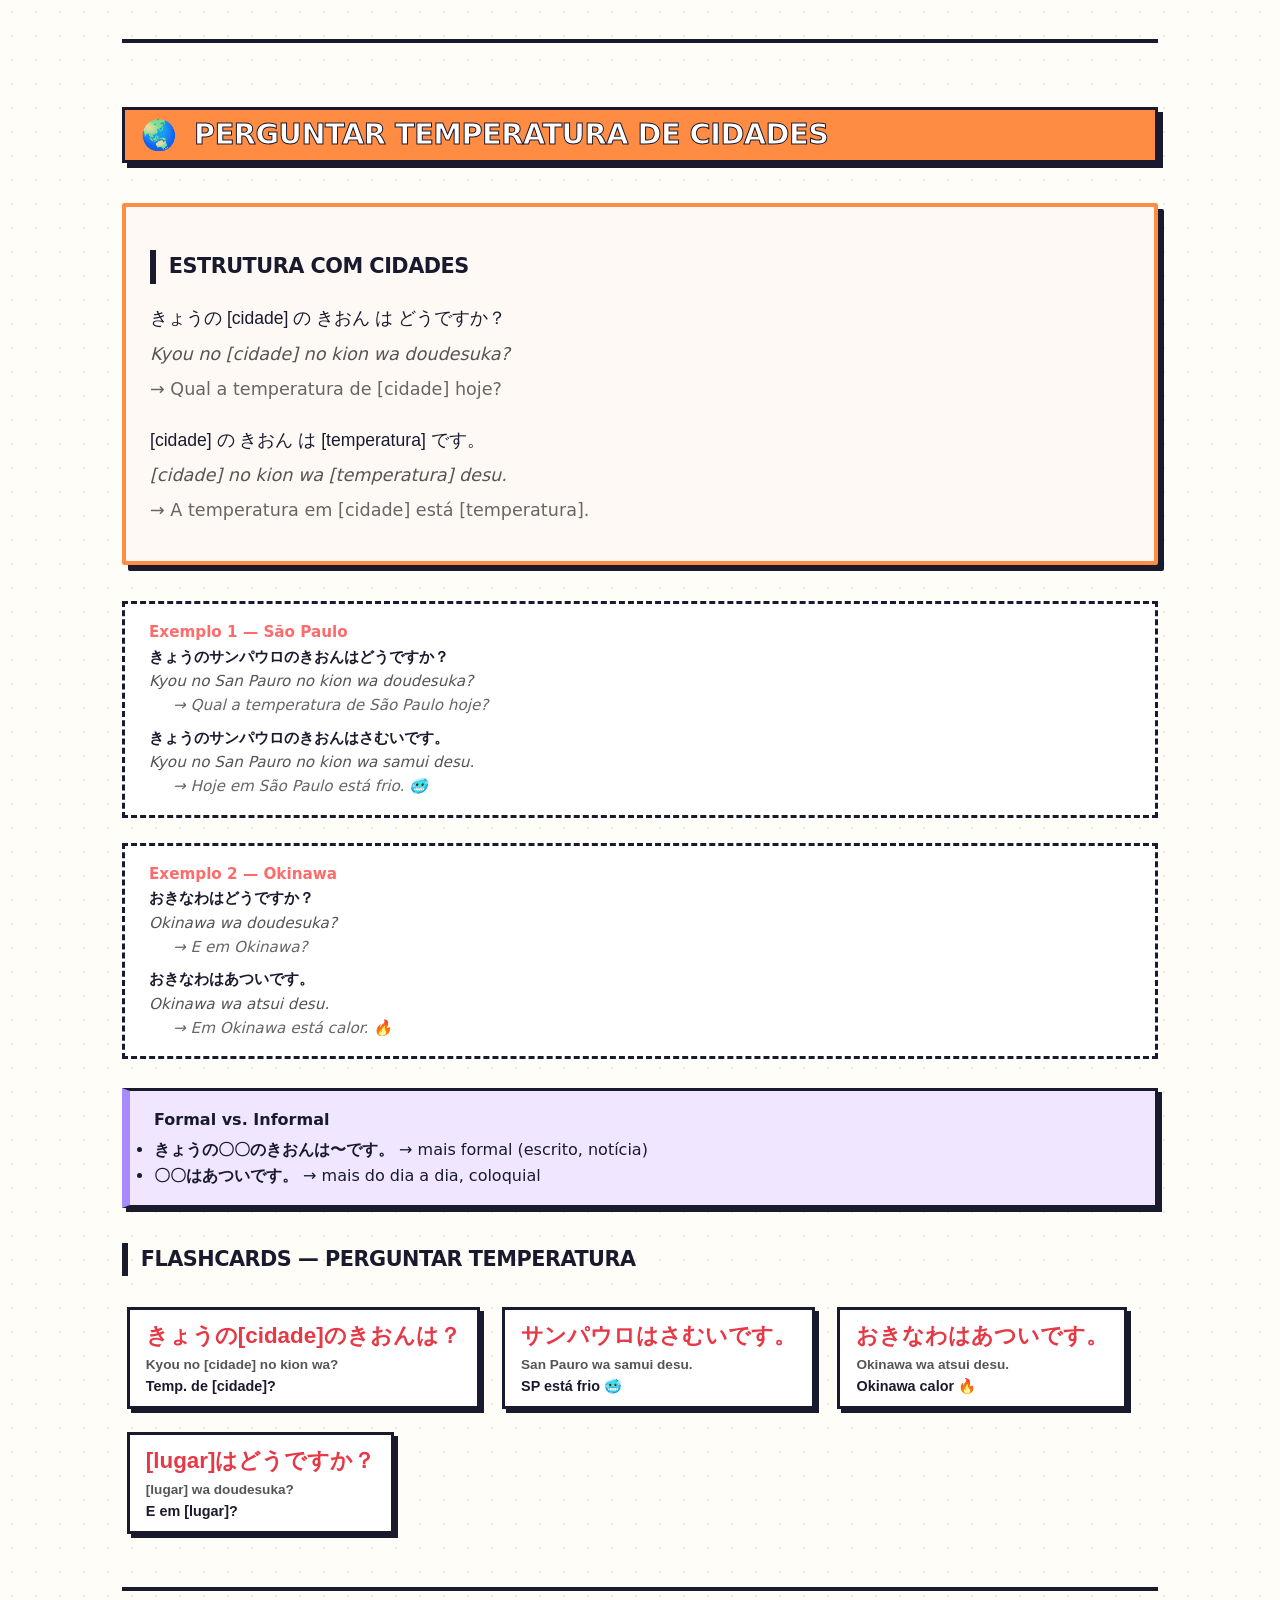
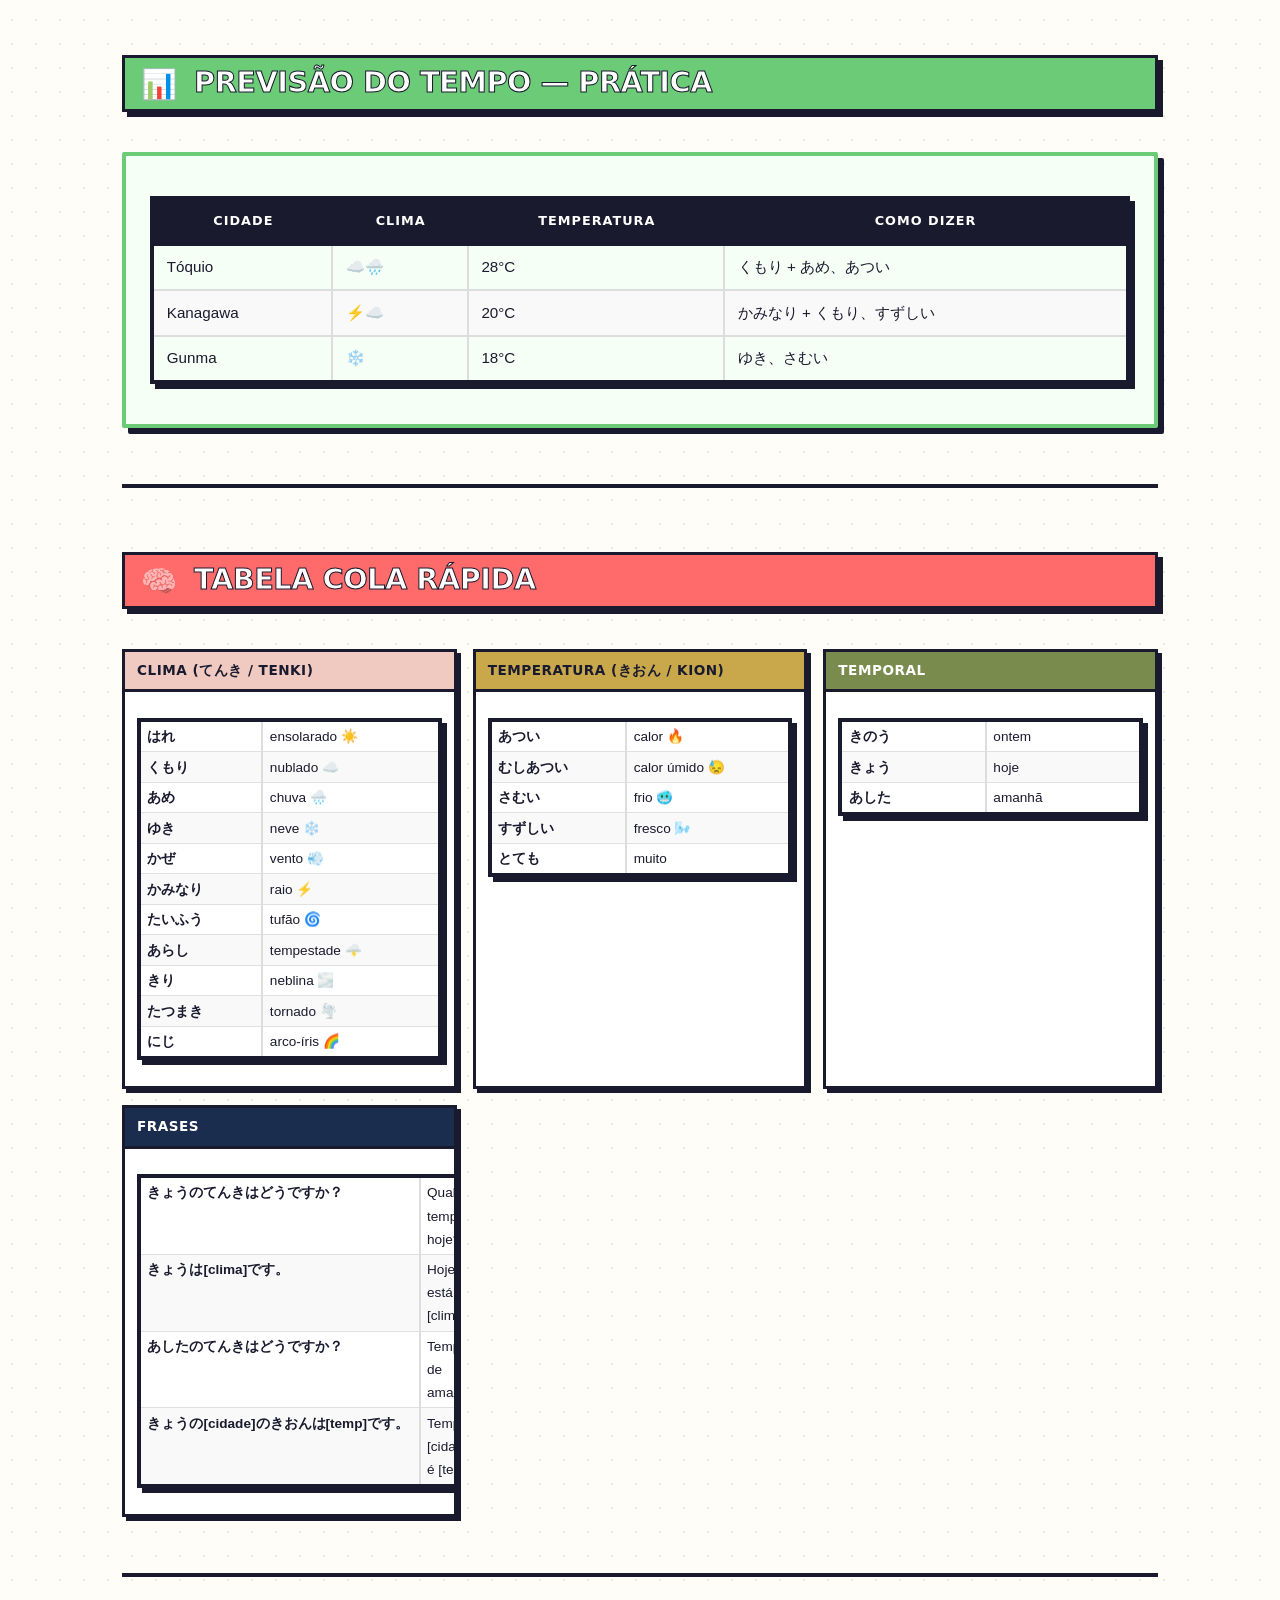
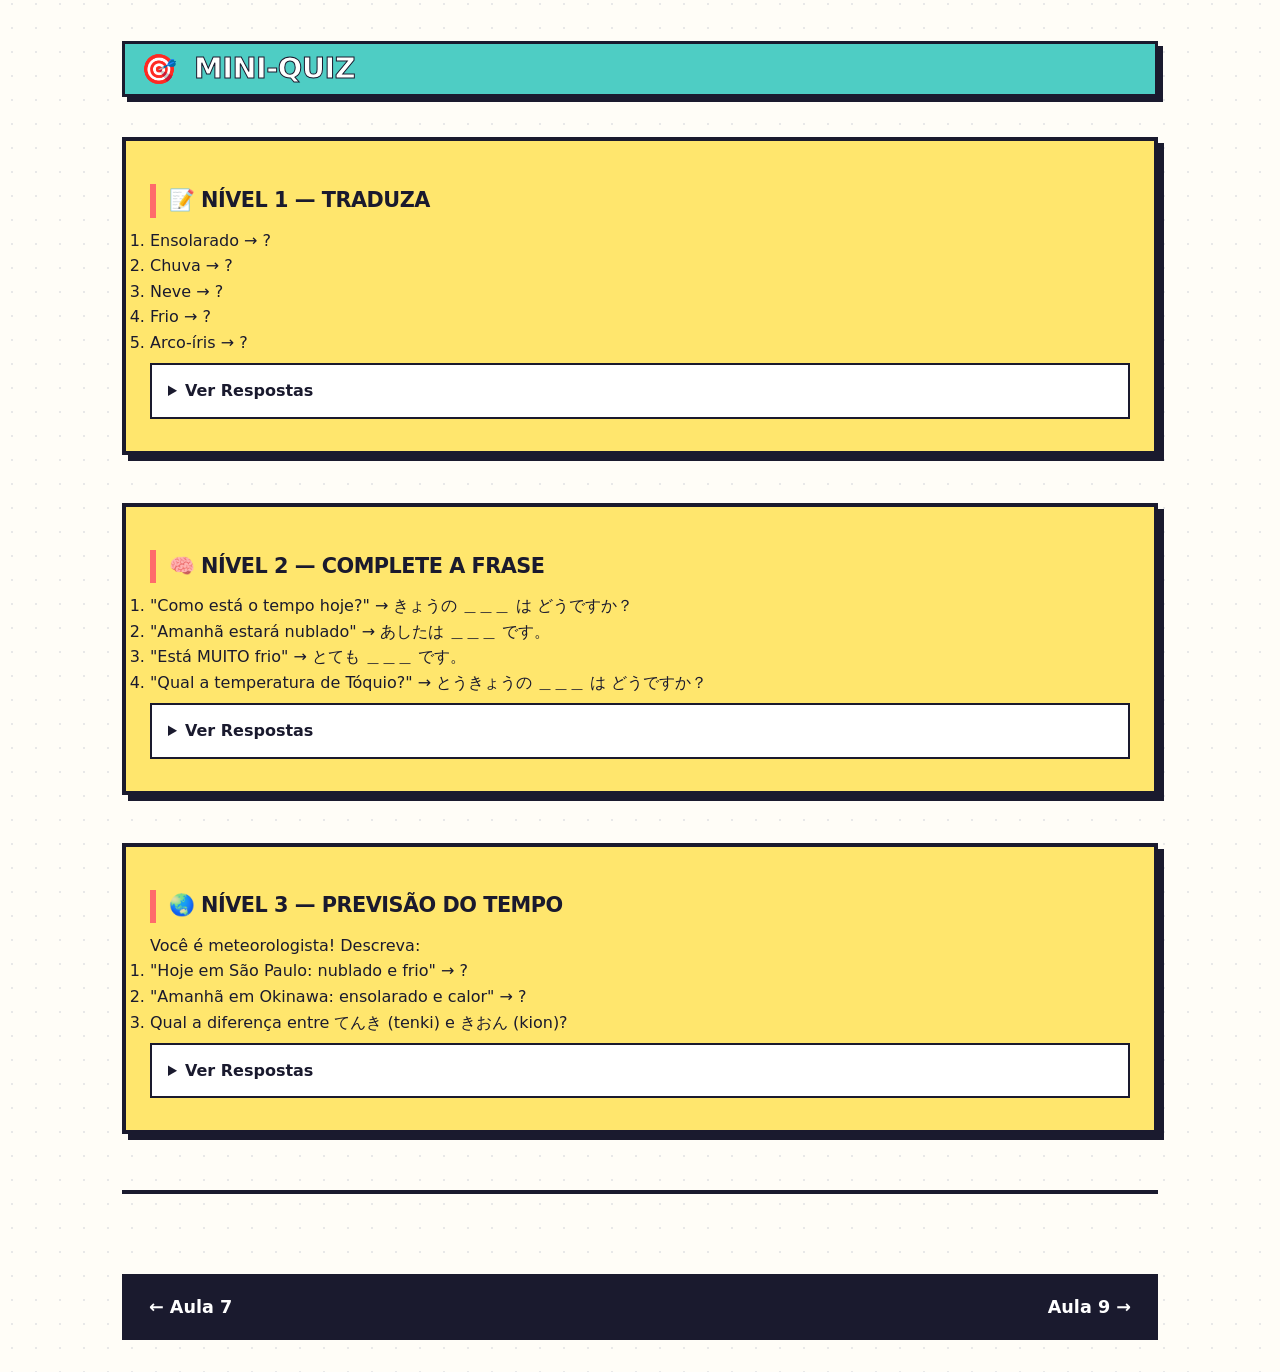
<file: docs/lessons/Aula 8.html>
<!DOCTYPE html>
<html lang="pt-BR">
<head>
<meta charset="UTF-8">
<meta name="viewport" content="width=device-width, initial-scale=1.0">
<title>Aula 8 — Clima e Temperatura (てんき・きおん)</title>
<link rel="stylesheet" href="../css/style.css">
<style>
:root {
  --bg: #FFFDF7;
  --card-bg: #FFFFFF;
  --border: #1A1A2E;
  --shadow: #1A1A2E;
  --text: #1A1A2E;
  --accent1: #FF6B6B;
  --accent2: #4ECDC4;
  --accent3: #FFE66D;
  --accent4: #A78BFA;
  --accent5: #FF8C42;
  --accent6: #6BCB77;
  --accent7: #FFD93D;
  --accent8: #F472B6;
  --font-heading: 'Segoe UI', system-ui, -apple-system, sans-serif;
  --font-body: 'Segoe UI', system-ui, -apple-system, sans-serif;
  --font-jp: 'Hiragino Kaku Gothic ProN', 'Noto Sans JP', 'Yu Gothic', sans-serif;
}

* { box-sizing: border-box; margin: 0; padding: 0; }

body {
  background: var(--bg);
  background-image: radial-gradient(circle, #e8e8e8 1px, transparent 1px);
  background-size: 24px 24px;
  font-family: var(--font-body);
  color: var(--text);
  line-height: 1.6;
  padding: 2rem;
  max-width: 1100px;
  margin: 0 auto;
}

h1 {
  font-size: 2.8rem;
  font-weight: 900;
  text-transform: uppercase;
  letter-spacing: -1px;
  background: var(--accent1);
  color: #fff;
  padding: 1rem 1.5rem;
  border: 4px solid var(--border);
  box-shadow: 8px 8px 0 var(--shadow);
  margin-bottom: 2rem;
  text-align: center;
  -webkit-text-stroke: 2px var(--border);
}

h2 {
  font-size: 1.8rem;
  font-weight: 800;
  margin: 2rem 0 1rem;
  padding: 0.5rem 1rem;
  border: 3px solid var(--border);
  box-shadow: 5px 5px 0 var(--shadow);
  display: inline-block;
}

h3 {
  font-size: 1.3rem;
  font-weight: 700;
  margin: 1.2rem 0 0.6rem;
  padding: 0.3rem 0.8rem;
  border-left: 6px solid var(--border);
}

.card {
  background: var(--card-bg);
  border: 4px solid var(--border);
  box-shadow: 6px 6px 0 var(--shadow);
  padding: 1.5rem;
  margin: 1.5rem 0;
  border-radius: 2px;
}

.card-accent1 { background: #FFF5F5; border-color: var(--accent1); }
.card-accent2 { background: #F0FFFE; border-color: var(--accent2); }
.card-accent3 { background: #FFFEF5; border-color: var(--accent3); }
.card-accent4 { background: #F8F5FF; border-color: var(--accent4); }
.card-accent5 { background: #FFF9F5; border-color: var(--accent5); }
.card-accent6 { background: #F5FFF6; border-color: var(--accent6); }

table {
  width: 100%;
  border-collapse: separate;
  border-spacing: 0;
  border: 4px solid var(--border);
  box-shadow: 5px 5px 0 var(--shadow);
  margin: 1rem 0;
  font-size: 0.95rem;
}

thead th {
  background: var(--border);
  color: #fff;
  font-weight: 800;
  padding: 0.7rem 0.8rem;
  text-transform: uppercase;
  font-size: 0.8rem;
  letter-spacing: 1px;
  border-bottom: 3px solid var(--border);
}

tbody td {
  padding: 0.6rem 0.8rem;
  border-bottom: 2px solid #ddd;
  border-right: 2px solid #ddd;
  font-family: var(--font-jp);
  vertical-align: middle;
}

tbody td:last-child { border-right: none; }
tbody tr:last-child td { border-bottom: none; }

tbody tr:nth-child(even) { background: #f9f9f9; }
tbody tr:hover { background: #FFF3CD; }

.flashcard {
  display: inline-block;
  background: var(--card-bg);
  border: 3px solid var(--border);
  box-shadow: 4px 4px 0 var(--shadow);
  padding: 0.5rem 1rem;
  margin: 0.3rem;
  font-family: var(--font-jp);
  font-size: 1.1rem;
  font-weight: 600;
  transition: transform 0.1s;
  cursor: pointer;
  user-select: none;
}

.flashcard:hover { transform: translate(-2px, -2px); box-shadow: 6px 6px 0 var(--shadow); }

.flashcard .jp { font-size: 1.4rem; color: #E63946; }
.flashcard .romaji { font-size: 0.85rem; color: #555; }
.flashcard .pt { font-size: 0.9rem; color: #1A1A2E; font-weight: 700; }

.tag {
  display: inline-block;
  padding: 0.2rem 0.7rem;
  border: 2px solid var(--border);
  box-shadow: 2px 2px 0 var(--shadow);
  font-size: 0.75rem;
  font-weight: 700;
  text-transform: uppercase;
  margin: 0.2rem;
}

.tag-red { background: var(--accent1); color: #fff; }
.tag-teal { background: var(--accent2); color: #1A1A2E; }
.tag-yellow { background: var(--accent3); color: #1A1A2E; }
.tag-purple { background: var(--accent4); color: #fff; }
.tag-orange { background: var(--accent5); color: #fff; }
.tag-green { background: var(--accent6); color: #fff; }

.quiz {
  background: var(--accent3);
  border: 4px solid var(--border);
  box-shadow: 6px 6px 0 var(--shadow);
  padding: 1.5rem;
  margin: 1.5rem 0;
}

.quiz h3 { border-left-color: var(--accent1); }

.quiz details {
  margin: 0.5rem 0;
  padding: 0.5rem 1rem;
  background: #fff;
  border: 2px solid var(--border);
}

.quiz summary {
  font-weight: 700;
  cursor: pointer;
  padding: 0.3rem 0;
}

.quiz details[open] { background: #FFF5F5; border-color: var(--accent1); }

.cheatsheet {
  background: #1A1A2E;
  color: #00FF88;
  font-family: 'Courier New', monospace;
  border: 4px solid #00FF88;
  box-shadow: 6px 6px 0 #00FF8844;
  padding: 1.5rem;
  margin: 1.5rem 0;
  font-size: 0.9rem;
  white-space: pre-wrap;
  line-height: 1.5;
}

.info-box {
  padding: 1rem 1.5rem;
  margin: 1rem 0;
  border: 3px solid var(--border);
  box-shadow: 4px 4px 0 var(--shadow);
  font-weight: 600;
}

.info-tip { background: #E8F8F5; border-left: 8px solid var(--accent2); }
.info-warn { background: #FFF3CD; border-left: 8px solid var(--accent3); }
.info-danger { background: #FFE5E5; border-left: 8px solid var(--accent1); }
.info-note { background: #F0E6FF; border-left: 8px solid var(--accent4); }

.example-dialog {
  background: #fff;
  border: 3px dashed var(--border);
  padding: 1rem 1.5rem;
  margin: 0.8rem 0;
  font-size: 0.95rem;
}

.example-dialog .speaker { font-weight: 800; color: var(--accent1); }
.example-dialog .jp-text { font-family: var(--font-jp); }
.example-dialog .translation { color: #666; font-style: italic; margin-left: 1.5rem; }

.section-badge {
  display: inline-block;
  font-size: 1.8rem;
  margin-right: 0.5rem;
  vertical-align: middle;
}

hr { border: 2px solid var(--border); margin: 2rem 0; }

.op-words {
  display: flex;
  flex-wrap: wrap;
  gap: 0.8rem;
  margin: 1rem 0;
}

nav.footer-nav {
  display: flex;
  justify-content: space-between;
  margin-top: 3rem;
  padding: 1rem 1.5rem;
  background: var(--border);
  border: 3px solid var(--border);
}

nav.footer-nav a {
  color: #fff;
  font-weight: 800;
  text-decoration: none;
  font-size: 1.1rem;
}

nav.footer-nav a:hover { text-decoration: underline; }

@media (max-width: 768px) {
  body { padding: 1rem; }
  h1 { font-size: 2rem; }
  table { font-size: 0.8rem; }
  td, th { padding: 0.4rem; }
}
</style>
</head>
<body>

<!-- ===== MAIN TITLE ===== -->
<h1>Aula 8 — Clima e Temperatura (てんき・きおん)</h1>

<!-- ===== TIP CALLOUT ===== -->
<div class="info-box info-tip">
  <h3>&#x1F3AF; O que você vai aprender</h3>
  <ul style="margin:0.5rem 0 0 1.5rem; line-height:1.8;">
    <li>Nomear <strong>11 fenômenos climáticos</strong> em japonês</li>
    <li>Descrever a <strong>temperatura</strong> (あつい·さむい·すずしい·むしあつい)</li>
    <li>Perguntar <strong>"como está o tempo?"</strong> com 〜のてんきはどうですか？</li>
    <li>Consultar a <strong>temperatura de cidades</strong> com 〜のきおん</li>
    <li>Entender a diferença entre <strong>あつい (calor seco) e むしあつい (calor úmido)</strong></li>
  </ul>
</div>

<hr>

<!-- ============================================================ -->
<!-- SECTION 1: Vocabulário Temporal — accent1 -->
<!-- ============================================================ -->
<h2 style="background: var(--accent1); color: #fff; -webkit-text-stroke: 1px var(--border);">
  <span class="section-badge">⏱️</span>Vocabulário Temporal
</h2>

<div class="card">
  <table>
    <thead>
      <tr>
        <th>Hiragana</th>
        <th>Romaji</th>
        <th>Português</th>
      </tr>
    </thead>
    <tbody>
      <tr>
        <td>きのう</td>
        <td><strong>kinoo</strong></td>
        <td>ontem</td>
      </tr>
      <tr>
        <td>きょう</td>
        <td><strong>kyou</strong></td>
        <td>hoje</td>
      </tr>
      <tr>
        <td>あした</td>
        <td><strong>ashita</strong></td>
        <td>amanhã</td>
      </tr>
      <tr>
        <td>とても</td>
        <td><strong>totemo</strong></td>
        <td>muito</td>
      </tr>
    </tbody>
  </table>

  <h3>Flashcards — Temporal</h3>
  <div class="op-words">
    <div class="flashcard">
      <div class="jp">きのう</div>
      <div class="romaji">kinoo</div>
      <div class="pt">ontem</div>
    </div>
    <div class="flashcard">
      <div class="jp">きょう</div>
      <div class="romaji">kyou</div>
      <div class="pt">hoje</div>
    </div>
    <div class="flashcard">
      <div class="jp">あした</div>
      <div class="romaji">ashita</div>
      <div class="pt">amanhã</div>
    </div>
    <div class="flashcard">
      <div class="jp">とても</div>
      <div class="romaji">totemo</div>
      <div class="pt">muito</div>
    </div>
  </div>
</div>

<hr>

<!-- ============================================================ -->
<!-- SECTION 2: てんき — Tenki (Clima / Fenômenos) — accent2 -->
<!-- ============================================================ -->
<h2 style="background: var(--accent2); color: #fff; -webkit-text-stroke: 1px var(--border);">
  <span class="section-badge">🌤️</span> てんき — Tenki (Clima / Fenômenos)
</h2>

<div class="card card-accent2">
  <table>
    <thead>
      <tr>
        <th>Hiragana</th>
        <th>Romaji</th>
        <th>Português</th>
        <th>Símbolo</th>
      </tr>
    </thead>
    <tbody>
      <tr>
        <td>はれ</td>
        <td><strong>hare</strong></td>
        <td>ensolarado</td>
        <td>☀️</td>
      </tr>
      <tr>
        <td>くもり</td>
        <td><strong>kumori</strong></td>
        <td>nublado</td>
        <td>☁️</td>
      </tr>
      <tr>
        <td>あめ</td>
        <td><strong>ame</strong></td>
        <td>chuva</td>
        <td>🌧️</td>
      </tr>
      <tr>
        <td>ゆき</td>
        <td><strong>yuki</strong></td>
        <td>neve</td>
        <td>❄️</td>
      </tr>
      <tr>
        <td>かぜ</td>
        <td><strong>kaze</strong></td>
        <td>vento</td>
        <td>💨</td>
      </tr>
      <tr>
        <td>かみなり</td>
        <td><strong>kaminari</strong></td>
        <td>raio / trovão</td>
        <td>⚡</td>
      </tr>
      <tr>
        <td>たいふう</td>
        <td><strong>taifuu</strong></td>
        <td>tufão</td>
        <td>🌀</td>
      </tr>
      <tr>
        <td>あらし</td>
        <td><strong>arashi</strong></td>
        <td>tempestade</td>
        <td>🌩️</td>
      </tr>
      <tr>
        <td>きり</td>
        <td><strong>kiri</strong></td>
        <td>neblina / nevoeiro</td>
        <td>🌫️</td>
      </tr>
      <tr>
        <td>たつまき</td>
        <td><strong>tatsumaki</strong></td>
        <td>tornado</td>
        <td>🌪️</td>
      </tr>
      <tr>
        <td>にじ</td>
        <td><strong>niji</strong></td>
        <td>arco-íris</td>
        <td>🌈</td>
      </tr>
    </tbody>
  </table>

  <div class="info-box info-note">
    <strong>Curiosidade</strong><br>
    <strong>たいふう (taifuu)</strong> é a palavra japonesa para tufão — um fenômeno muito comum no Japão entre agosto e outubro! O Japão é regularmente atingido por tufões que vêm do Pacífico.
  </div>

  <h3>Flashcards — Clima</h3>
  <div class="op-words">
    <div class="flashcard">
      <div class="jp">はれ</div>
      <div class="romaji">hare</div>
      <div class="pt">ensolarado ☀️</div>
    </div>
    <div class="flashcard">
      <div class="jp">くもり</div>
      <div class="romaji">kumori</div>
      <div class="pt">nublado ☁️</div>
    </div>
    <div class="flashcard">
      <div class="jp">あめ</div>
      <div class="romaji">ame</div>
      <div class="pt">chuva 🌧️</div>
    </div>
    <div class="flashcard">
      <div class="jp">ゆき</div>
      <div class="romaji">yuki</div>
      <div class="pt">neve ❄️</div>
    </div>
    <div class="flashcard">
      <div class="jp">かぜ</div>
      <div class="romaji">kaze</div>
      <div class="pt">vento 💨</div>
    </div>
    <div class="flashcard">
      <div class="jp">かみなり</div>
      <div class="romaji">kaminari</div>
      <div class="pt">raio ⚡</div>
    </div>
    <div class="flashcard">
      <div class="jp">たいふう</div>
      <div class="romaji">taifuu</div>
      <div class="pt">tufão 🌀</div>
    </div>
    <div class="flashcard">
      <div class="jp">あらし</div>
      <div class="romaji">arashi</div>
      <div class="pt">tempestade 🌩️</div>
    </div>
    <div class="flashcard">
      <div class="jp">きり</div>
      <div class="romaji">kiri</div>
      <div class="pt">neblina 🌫️</div>
    </div>
    <div class="flashcard">
      <div class="jp">たつまき</div>
      <div class="romaji">tatsumaki</div>
      <div class="pt">tornado 🌪️</div>
    </div>
    <div class="flashcard">
      <div class="jp">にじ</div>
      <div class="romaji">niji</div>
      <div class="pt">arco-íris 🌈</div>
    </div>
  </div>
</div>

<hr>

<!-- ============================================================ -->
<!-- SECTION 3: きおん — Kion (Temperatura / Sensação Térmica) — accent3 -->
<!-- ============================================================ -->
<h2 style="background: var(--accent3); color: var(--text);">
  <span class="section-badge">🌡️</span> きおん — Kion (Temperatura / Sensação Térmica)
</h2>

<div class="card card-accent3">
  <table>
    <thead>
      <tr>
        <th>Hiragana</th>
        <th>Romaji</th>
        <th>Português</th>
        <th>Sensor</th>
      </tr>
    </thead>
    <tbody>
      <tr>
        <td>あつい</td>
        <td><strong>atsui</strong></td>
        <td>quente / calor</td>
        <td>🔥</td>
      </tr>
      <tr>
        <td>むしあつい</td>
        <td><strong>mushiatsui</strong></td>
        <td>calor úmido / muito quente</td>
        <td>😓</td>
      </tr>
      <tr>
        <td>さむい</td>
        <td><strong>samui</strong></td>
        <td>frio</td>
        <td>🥶</td>
      </tr>
      <tr>
        <td>すずしい</td>
        <td><strong>suzushii</strong></td>
        <td>fresco / agradável</td>
        <td>🌬️</td>
      </tr>
    </tbody>
  </table>

  <div class="info-box info-note">
    <strong>Detalhe — むしあつい (Mushiatsui)</strong><br>
    <span style="font-family: var(--font-jp);">むし (mushi)</span> = inseto / vapor &bull; <span style="font-family: var(--font-jp);">あつい (atsui)</span> = quente<br><br>
    Literalmente: &quot;quente como vapor&quot;. É o calor <strong>úmido e abafado</strong> típico do verão japonês — muito diferente de um calor seco! Quem já viveu verão no Brasil entende bem essa sensação.
  </div>

  <h3>Flashcards — Temperatura</h3>
  <div class="op-words">
    <div class="flashcard">
      <div class="jp">あつい</div>
      <div class="romaji">atsui</div>
      <div class="pt">calor 🔥</div>
    </div>
    <div class="flashcard">
      <div class="jp">むしあつい</div>
      <div class="romaji">mushiatsui</div>
      <div class="pt">calor úmido 😓</div>
    </div>
    <div class="flashcard">
      <div class="jp">さむい</div>
      <div class="romaji">samui</div>
      <div class="pt">frio 🥶</div>
    </div>
    <div class="flashcard">
      <div class="jp">すずしい</div>
      <div class="romaji">suzushii</div>
      <div class="pt">fresco 🌬️</div>
    </div>
  </div>
</div>

<hr>

<!-- ============================================================ -->
<!-- SECTION 4: Perguntar sobre o Clima — accent4 -->
<!-- ============================================================ -->
<h2 style="background: var(--accent4); color: #fff; -webkit-text-stroke: 1px var(--border);">
  <span class="section-badge">💬</span> Perguntar sobre o Clima
</h2>

<div class="card card-accent4">
  <h3>Estrutura Principal</h3>
  <div style="font-size: 1.1rem; line-height: 2; padding: 0.5rem 0;">
    <div><strong>[tempo]</strong> <span style="font-family: var(--font-jp);">の てんき は どうですか？</span></div>
    <div style="font-style: italic; color: #555;">[tempo] no tenki wa doudesuka?</div>
    <div style="color: #666; margin-bottom: 1rem;">&rarr; Qual o tempo [hoje/amanhã]?</div>

    <div><strong>[tempo]</strong> <span style="font-family: var(--font-jp);">は [clima] です。</span></div>
    <div style="font-style: italic; color: #555;">[tempo] wa [clima] desu.</div>
    <div style="color: #666;">&rarr; [Hoje/Amanhã] está/será [clima].</div>
  </div>
</div>

<div class="example-dialog">
  <div class="speaker">Dialogo Modelo 1</div>
  <div class="jp-text"><strong>きょうのてんきはどうですか？</strong></div>
  <div style="font-style: italic; color: #555;">Kyo no tenki wa dodesuka?</div>
  <div class="translation">&rarr; Qual o tempo de hoje?</div>

  <div style="margin-top: 0.5rem;"></div>

  <div class="jp-text"><strong>きょうははれです。</strong></div>
  <div style="font-style: italic; color: #555;">Kyo wa hare desu.</div>
  <div class="translation">&rarr; Hoje está ensolarado. ☀️</div>
</div>

<div class="example-dialog">
  <div class="speaker">Dialogo Modelo 2</div>
  <div class="jp-text"><strong>あしたのてんきはどうですか？</strong></div>
  <div style="font-style: italic; color: #555;">Ashita no tenki wa doudesuka?</div>
  <div class="translation">&rarr; Qual o tempo para amanhã?</div>

  <div style="margin-top: 0.5rem;"></div>

  <div class="jp-text"><strong>あしたのてんきはくもりです。</strong></div>
  <div style="font-style: italic; color: #555;">Ashita no tenki wa kumori desu.</div>
  <div class="translation">&rarr; Amanhã será nublado. ☁️</div>
</div>

<h3>Flashcards — Frases Úteis</h3>
<div class="op-words">
  <div class="flashcard">
    <div class="jp">きょうのてんきはどうですか？</div>
    <div class="romaji">Kyou no tenki wa doudesuka?</div>
    <div class="pt">Tempo de hoje?</div>
  </div>
  <div class="flashcard">
    <div class="jp">きょうははれです。</div>
    <div class="romaji">Kyou wa hare desu.</div>
    <div class="pt">Ensolarado ☀️</div>
  </div>
  <div class="flashcard">
    <div class="jp">あしたのてんきはどうですか？</div>
    <div class="romaji">Ashita no tenki wa doudesuka?</div>
    <div class="pt">Tempo de amanhã?</div>
  </div>
  <div class="flashcard">
    <div class="jp">あしたはくもりです。</div>
    <div class="romaji">Ashita wa kumori desu.</div>
    <div class="pt">Nublado ☁️</div>
  </div>
</div>

<hr>

<!-- ============================================================ -->
<!-- SECTION 5: Perguntar Temperatura de Cidades — accent5 -->
<!-- ============================================================ -->
<h2 style="background: var(--accent5); color: #fff; -webkit-text-stroke: 1px var(--border);">
  <span class="section-badge">🌏</span> Perguntar Temperatura de Cidades
</h2>

<div class="card card-accent5">
  <h3>Estrutura com Cidades</h3>
  <div style="font-size: 1.1rem; line-height: 2; padding: 0.5rem 0;">
    <div><span style="font-family: var(--font-jp);">きょうの [cidade] の きおん は どうですか？</span></div>
    <div style="font-style: italic; color: #555;">Kyou no [cidade] no kion wa doudesuka?</div>
    <div style="color: #666; margin-bottom: 1rem;">&rarr; Qual a temperatura de [cidade] hoje?</div>

    <div><span style="font-family: var(--font-jp);">[cidade] の きおん は [temperatura] です。</span></div>
    <div style="font-style: italic; color: #555;">[cidade] no kion wa [temperatura] desu.</div>
    <div style="color: #666;">&rarr; A temperatura em [cidade] está [temperatura].</div>
  </div>
</div>

<div class="example-dialog">
  <div class="speaker">Exemplo 1 — São Paulo</div>
  <div class="jp-text"><strong>きょうのサンパウロのきおんはどうですか？</strong></div>
  <div style="font-style: italic; color: #555;">Kyou no San Pauro no kion wa doudesuka?</div>
  <div class="translation">&rarr; Qual a temperatura de São Paulo hoje?</div>

  <div style="margin-top: 0.5rem;"></div>

  <div class="jp-text"><strong>きょうのサンパウロのきおんはさむいです。</strong></div>
  <div style="font-style: italic; color: #555;">Kyou no San Pauro no kion wa samui desu.</div>
  <div class="translation">&rarr; Hoje em São Paulo está frio. 🥶</div>
</div>

<div class="example-dialog">
  <div class="speaker">Exemplo 2 — Okinawa</div>
  <div class="jp-text"><strong>おきなわはどうですか？</strong></div>
  <div style="font-style: italic; color: #555;">Okinawa wa doudesuka?</div>
  <div class="translation">&rarr; E em Okinawa?</div>

  <div style="margin-top: 0.5rem;"></div>

  <div class="jp-text"><strong>おきなわはあついです。</strong></div>
  <div style="font-style: italic; color: #555;">Okinawa wa atsui desu.</div>
  <div class="translation">&rarr; Em Okinawa está calor. 🔥</div>
</div>

<div class="info-box info-note">
  <strong>Formal vs. Informal</strong>
  <ul style="margin-top: 0.3rem; font-weight: 400;">
    <li><strong>きょうの〇〇のきおんは〜です。</strong> &rarr; mais formal (escrito, notícia)</li>
    <li><strong>〇〇はあついです。</strong> &rarr; mais do dia a dia, coloquial</li>
  </ul>
</div>

<h3>Flashcards — Perguntar Temperatura</h3>
<div class="op-words">
  <div class="flashcard">
    <div class="jp">きょうの[cidade]のきおんは？</div>
    <div class="romaji">Kyou no [cidade] no kion wa?</div>
    <div class="pt">Temp. de [cidade]?</div>
  </div>
  <div class="flashcard">
    <div class="jp">サンパウロはさむいです。</div>
    <div class="romaji">San Pauro wa samui desu.</div>
    <div class="pt">SP está frio 🥶</div>
  </div>
  <div class="flashcard">
    <div class="jp">おきなわはあついです。</div>
    <div class="romaji">Okinawa wa atsui desu.</div>
    <div class="pt">Okinawa calor 🔥</div>
  </div>
  <div class="flashcard">
    <div class="jp">[lugar]はどうですか？</div>
    <div class="romaji">[lugar] wa doudesuka?</div>
    <div class="pt">E em [lugar]?</div>
  </div>
</div>

<hr>

<!-- ============================================================ -->
<!-- SECTION 6: Previsão do Tempo — Prática — accent6 -->
<!-- ============================================================ -->
<h2 style="background: var(--accent6); color: #fff; -webkit-text-stroke: 1px var(--border);">
  <span class="section-badge">📊</span> Previsão do Tempo — Prática
</h2>

<div class="card card-accent6">
  <table>
    <thead>
      <tr>
        <th>Cidade</th>
        <th>Clima</th>
        <th>Temperatura</th>
        <th>Como dizer</th>
      </tr>
    </thead>
    <tbody>
      <tr>
        <td>Tóquio</td>
        <td>☁️🌧️</td>
        <td>28°C</td>
        <td><span style="font-family: var(--font-jp);">くもり + あめ</span>、<span style="font-family: var(--font-jp);">あつい</span></td>
      </tr>
      <tr>
        <td>Kanagawa</td>
        <td>⚡☁️</td>
        <td>20°C</td>
        <td><span style="font-family: var(--font-jp);">かみなり + くもり</span>、<span style="font-family: var(--font-jp);">すずしい</span></td>
      </tr>
      <tr>
        <td>Gunma</td>
        <td>❄️</td>
        <td>18°C</td>
        <td><span style="font-family: var(--font-jp);">ゆき</span>、<span style="font-family: var(--font-jp);">さむい</span></td>
      </tr>
    </tbody>
  </table>
</div>

<hr>

<!-- ============================================================ -->
<!-- SECTION 7: Tabela Cola Rápida — accent1 (cycle) — cheatsheet -->
<!-- ============================================================ -->
<h2 style="background: var(--accent1); color: #fff; -webkit-text-stroke: 1px var(--border);">
  <span class="section-badge">🧠</span> Tabela Cola Rápida
</h2>

<div class="cheatsheet-grid">

  <div class="cheatsheet-card">
    <div class="cheatsheet-card__header cheatsheet-card__header--sakura">Clima (てんき / Tenki)</div>
    <div class="cheatsheet-card__body">
      <table>
        <tr><td>はれ</td><td>ensolarado ☀️</td></tr>
        <tr><td>くもり</td><td>nublado ☁️</td></tr>
        <tr><td>あめ</td><td>chuva 🌧️</td></tr>
        <tr><td>ゆき</td><td>neve ❄️</td></tr>
        <tr><td>かぜ</td><td>vento 💨</td></tr>
        <tr><td>かみなり</td><td>raio ⚡</td></tr>
        <tr><td>たいふう</td><td>tufão 🌀</td></tr>
        <tr><td>あらし</td><td>tempestade 🌩️</td></tr>
        <tr><td>きり</td><td>neblina 🌫️</td></tr>
        <tr><td>たつまき</td><td>tornado 🌪️</td></tr>
        <tr><td>にじ</td><td>arco-íris 🌈</td></tr>
      </table>
    </div>
  </div>

  <div class="cheatsheet-card">
    <div class="cheatsheet-card__header cheatsheet-card__header--gold">Temperatura (きおん / Kion)</div>
    <div class="cheatsheet-card__body">
      <table>
        <tr><td>あつい</td><td>calor 🔥</td></tr>
        <tr><td>むしあつい</td><td>calor úmido 😓</td></tr>
        <tr><td>さむい</td><td>frio 🥶</td></tr>
        <tr><td>すずしい</td><td>fresco 🌬️</td></tr>
        <tr><td>とても</td><td>muito</td></tr>
      </table>
    </div>
  </div>

  <div class="cheatsheet-card">
    <div class="cheatsheet-card__header cheatsheet-card__header--matcha">Temporal</div>
    <div class="cheatsheet-card__body">
      <table>
        <tr><td>きのう</td><td>ontem</td></tr>
        <tr><td>きょう</td><td>hoje</td></tr>
        <tr><td>あした</td><td>amanhã</td></tr>
      </table>
    </div>
  </div>

  <div class="cheatsheet-card">
    <div class="cheatsheet-card__header cheatsheet-card__header--indigo">Frases</div>
    <div class="cheatsheet-card__body">
      <table>
        <tr><td>きょうのてんきはどうですか？</td><td>Qual o tempo hoje?</td></tr>
        <tr><td>きょうは[clima]です。</td><td>Hoje está [clima].</td></tr>
        <tr><td>あしたのてんきはどうですか？</td><td>Tempo de amanhã?</td></tr>
        <tr><td>きょうの[cidade]のきおんは[temp]です。</td><td>Temp. de [cidade] é [temp].</td></tr>
      </table>
    </div>
  </div>

</div>

<hr>

<!-- ============================================================ -->
<!-- SECTION 8: Mini-Quiz — accent2 (cycle) -->
<!-- ============================================================ -->
<h2 style="background: var(--accent2); color: #fff; -webkit-text-stroke: 1px var(--border);">
  <span class="section-badge">🎯</span> Mini-Quiz
</h2>

<div class="quiz">
  <h3>&#x1F4DD; Nível 1 — Traduza</h3>
  <ol>
    <li>Ensolarado → ?</li>
    <li>Chuva → ?</li>
    <li>Neve → ?</li>
    <li>Frio → ?</li>
    <li>Arco-íris → ?</li>
  </ol>
  <details><summary>Ver Respostas</summary>
    <ol>
      <li><strong>はれ</strong> (hare) &#x2600;&#xFE0F;</li>
      <li><strong>あめ</strong> (ame) &#x1F327;&#xFE0F;</li>
      <li><strong>ゆき</strong> (yuki) &#x2744;&#xFE0F;</li>
      <li><strong>さむい</strong> (samui) &#x1F976;</li>
      <li><strong>にじ</strong> (niji) &#x1F308;</li>
    </ol>
  </details>
</div>

<div class="quiz">
  <h3>&#x1F9E0; Nível 2 — Complete a Frase</h3>
  <ol>
    <li>"Como está o tempo hoje?" → きょうの ＿＿＿ は どうですか？</li>
    <li>"Amanhã estará nublado" → あしたは ＿＿＿ です。</li>
    <li>"Está MUITO frio" → とても ＿＿＿ です。</li>
    <li>"Qual a temperatura de Tóquio?" → とうきょうの ＿＿＿ は どうですか？</li>
  </ol>
  <details><summary>Ver Respostas</summary>
    <ol>
      <li>きょうの <strong>てんき</strong> は どうですか？ (tenki)</li>
      <li>あしたは <strong>くもり</strong> です (kumori)</li>
      <li>とても <strong>さむい</strong> です (samui)</li>
      <li>とうきょうの <strong>きおん</strong> は どうですか？ (kion)</li>
    </ol>
  </details>
</div>

<div class="quiz">
  <h3>&#x1F30F; Nível 3 — Previsão do Tempo</h3>
  <p>Você é meteorologista! Descreva:</p>
  <ol>
    <li>"Hoje em São Paulo: nublado e frio" → ?</li>
    <li>"Amanhã em Okinawa: ensolarado e calor" → ?</li>
    <li>Qual a diferença entre てんき (tenki) e きおん (kion)?</li>
  </ol>
  <details><summary>Ver Respostas</summary>
    <ol>
      <li><strong>きょうのサンパウロは くもりで さむいです</strong> (kyou no San Pauro wa kumori de samui desu)</li>
      <li><strong>あしたのおきなわは はれで あついです</strong> (ashita no Okinawa wa hare de atsui desu)</li>
      <li><strong>てんき (tenki)</strong> = clima/tempo (sol, chuva, nublado). <strong>きおん (kion)</strong> = temperatura (quente, frio, fresco). São conceitos complementares!</li>
    </ol>
  </details>
</div>

<hr>

<!-- ===== FOOTER NAVIGATION ===== -->
<nav class="footer-nav">
  <a href="Aula 7.html">&larr; Aula 7</a>
  <a href="Aula 9.html">Aula 9 &rarr;</a>
</nav>

</body>
</html>
</file>
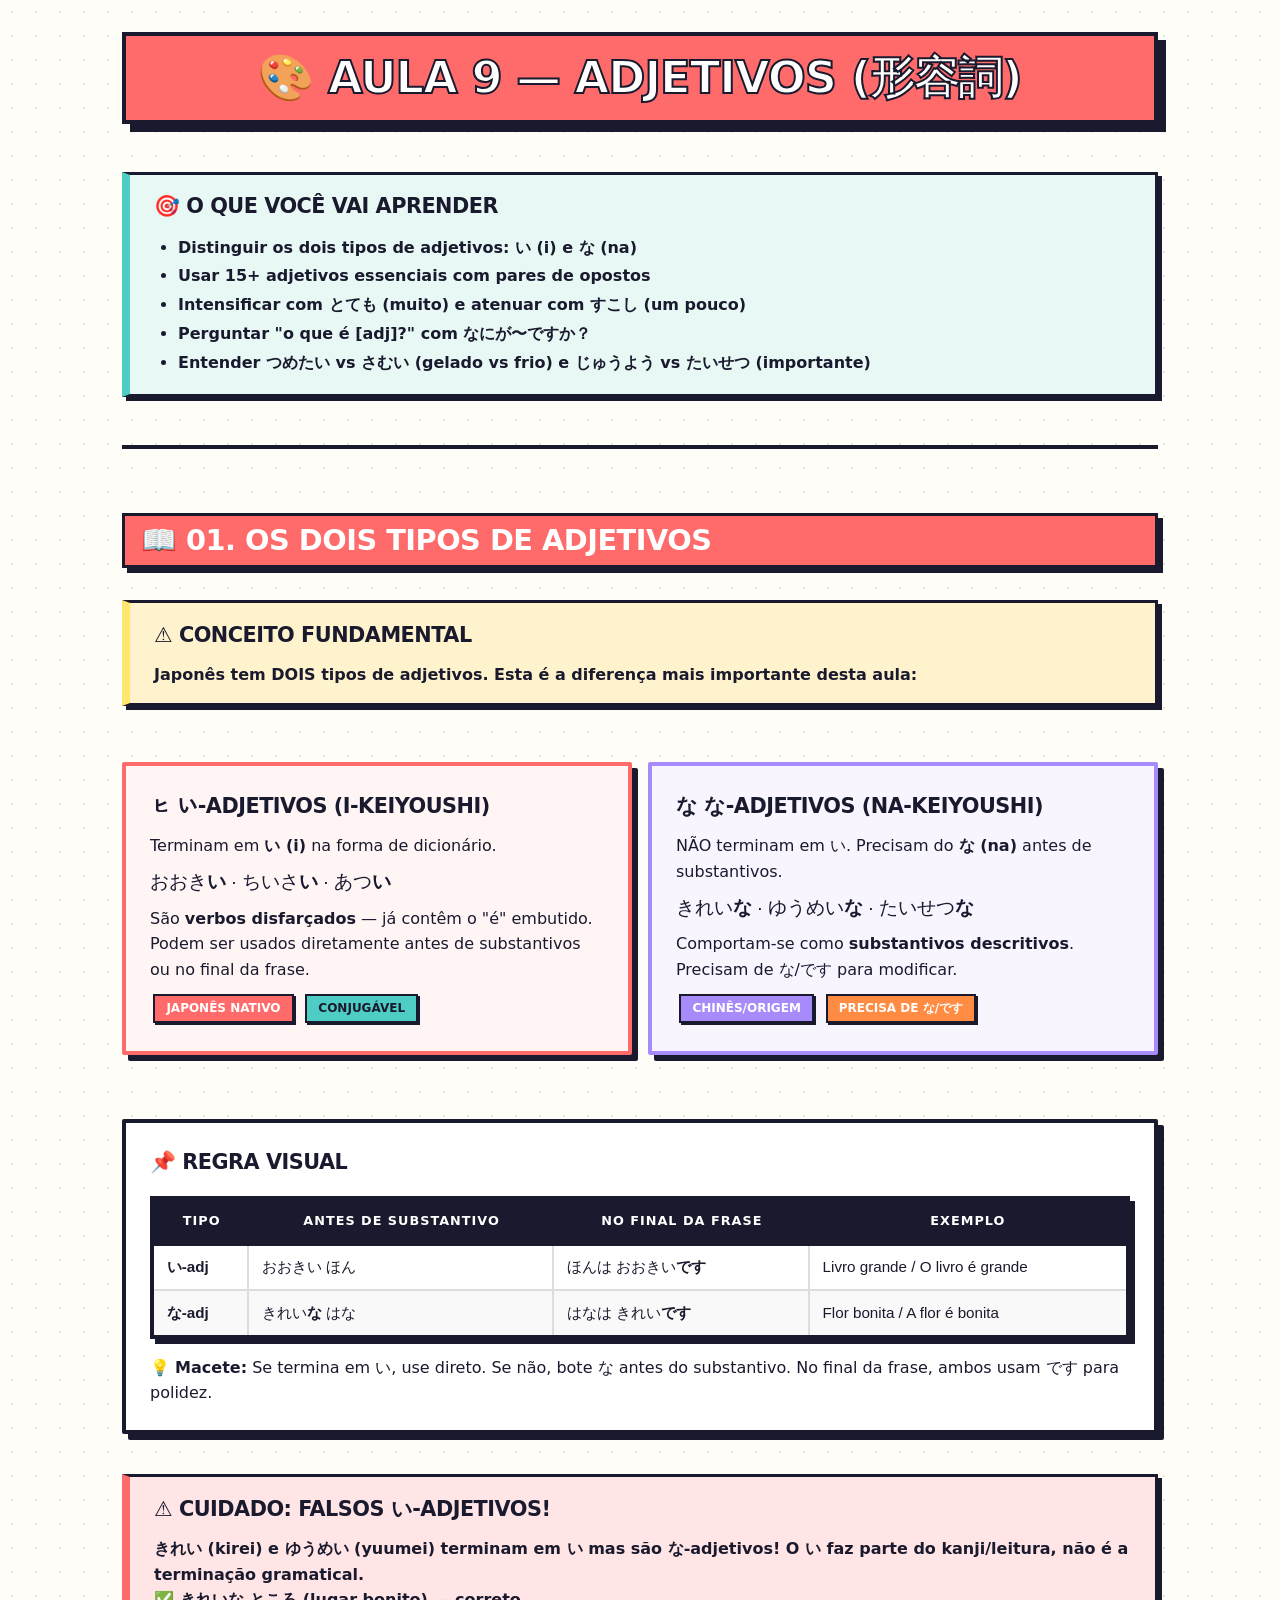
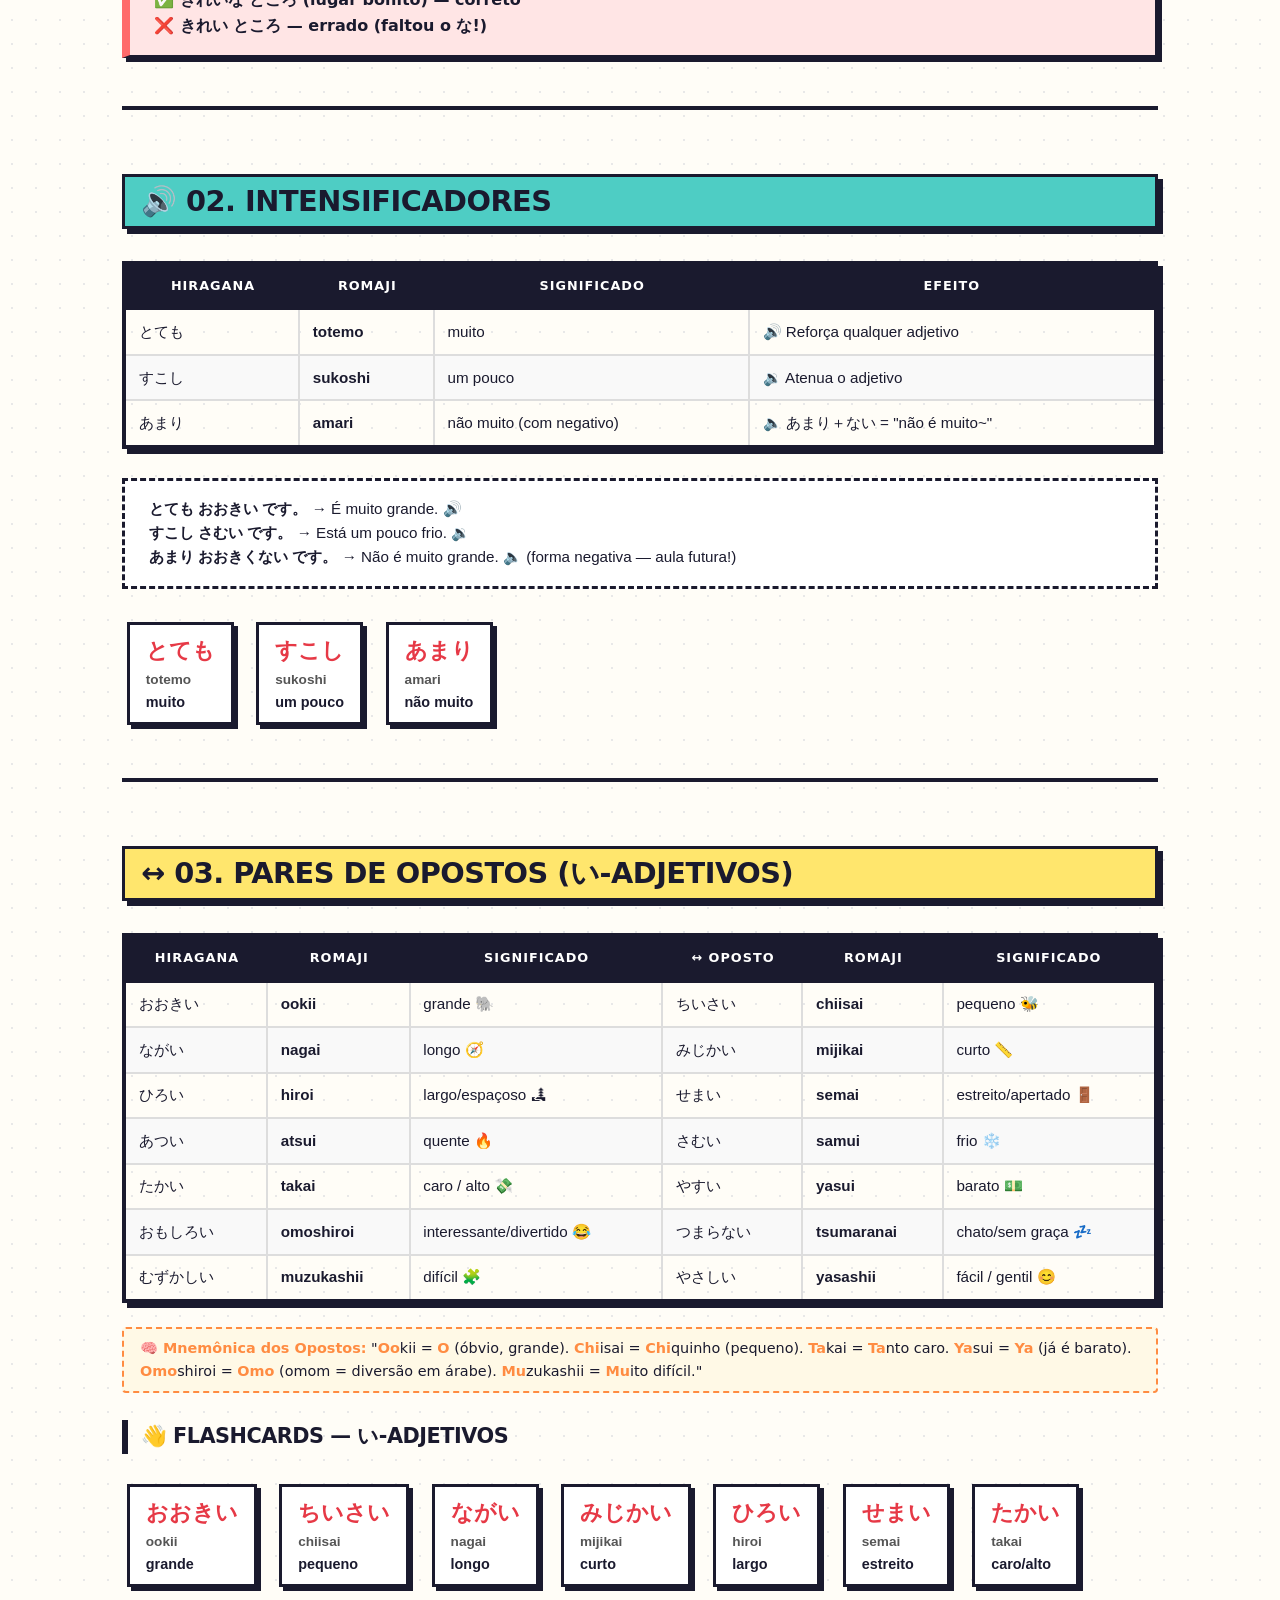
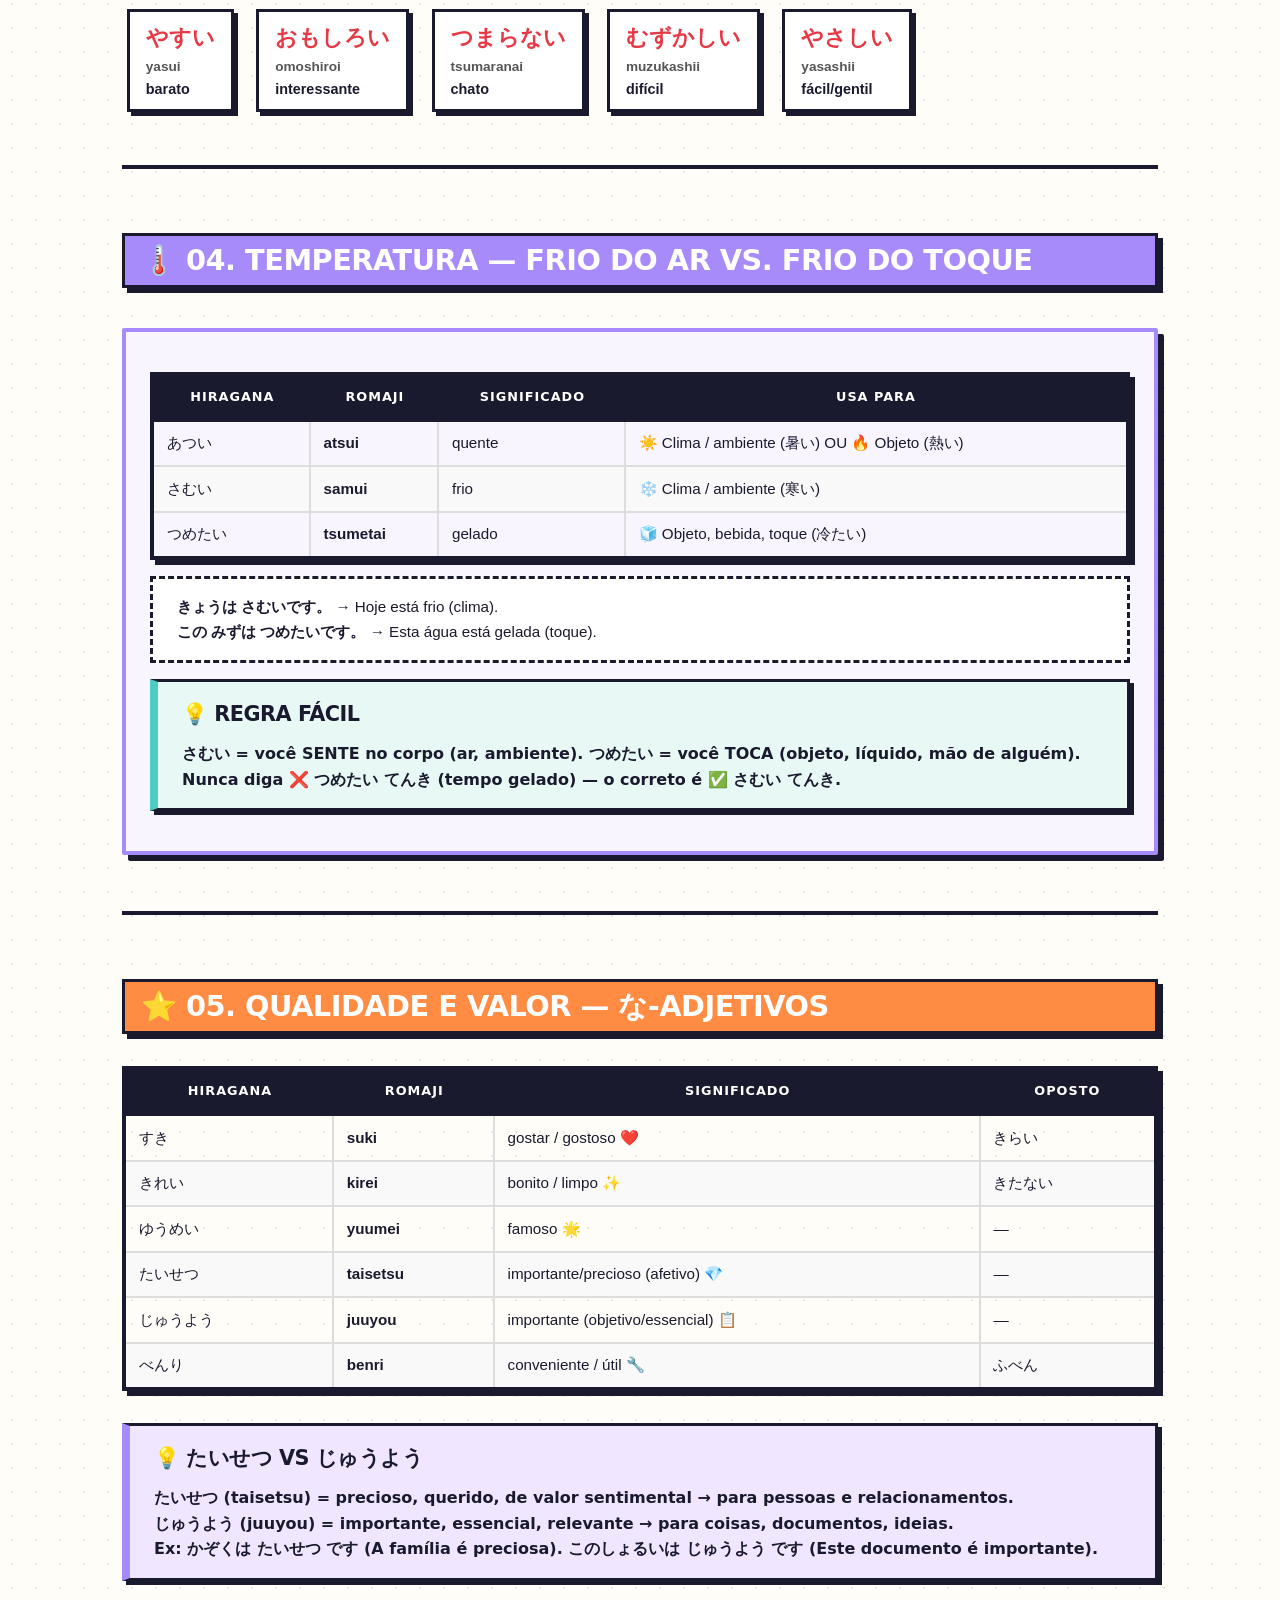
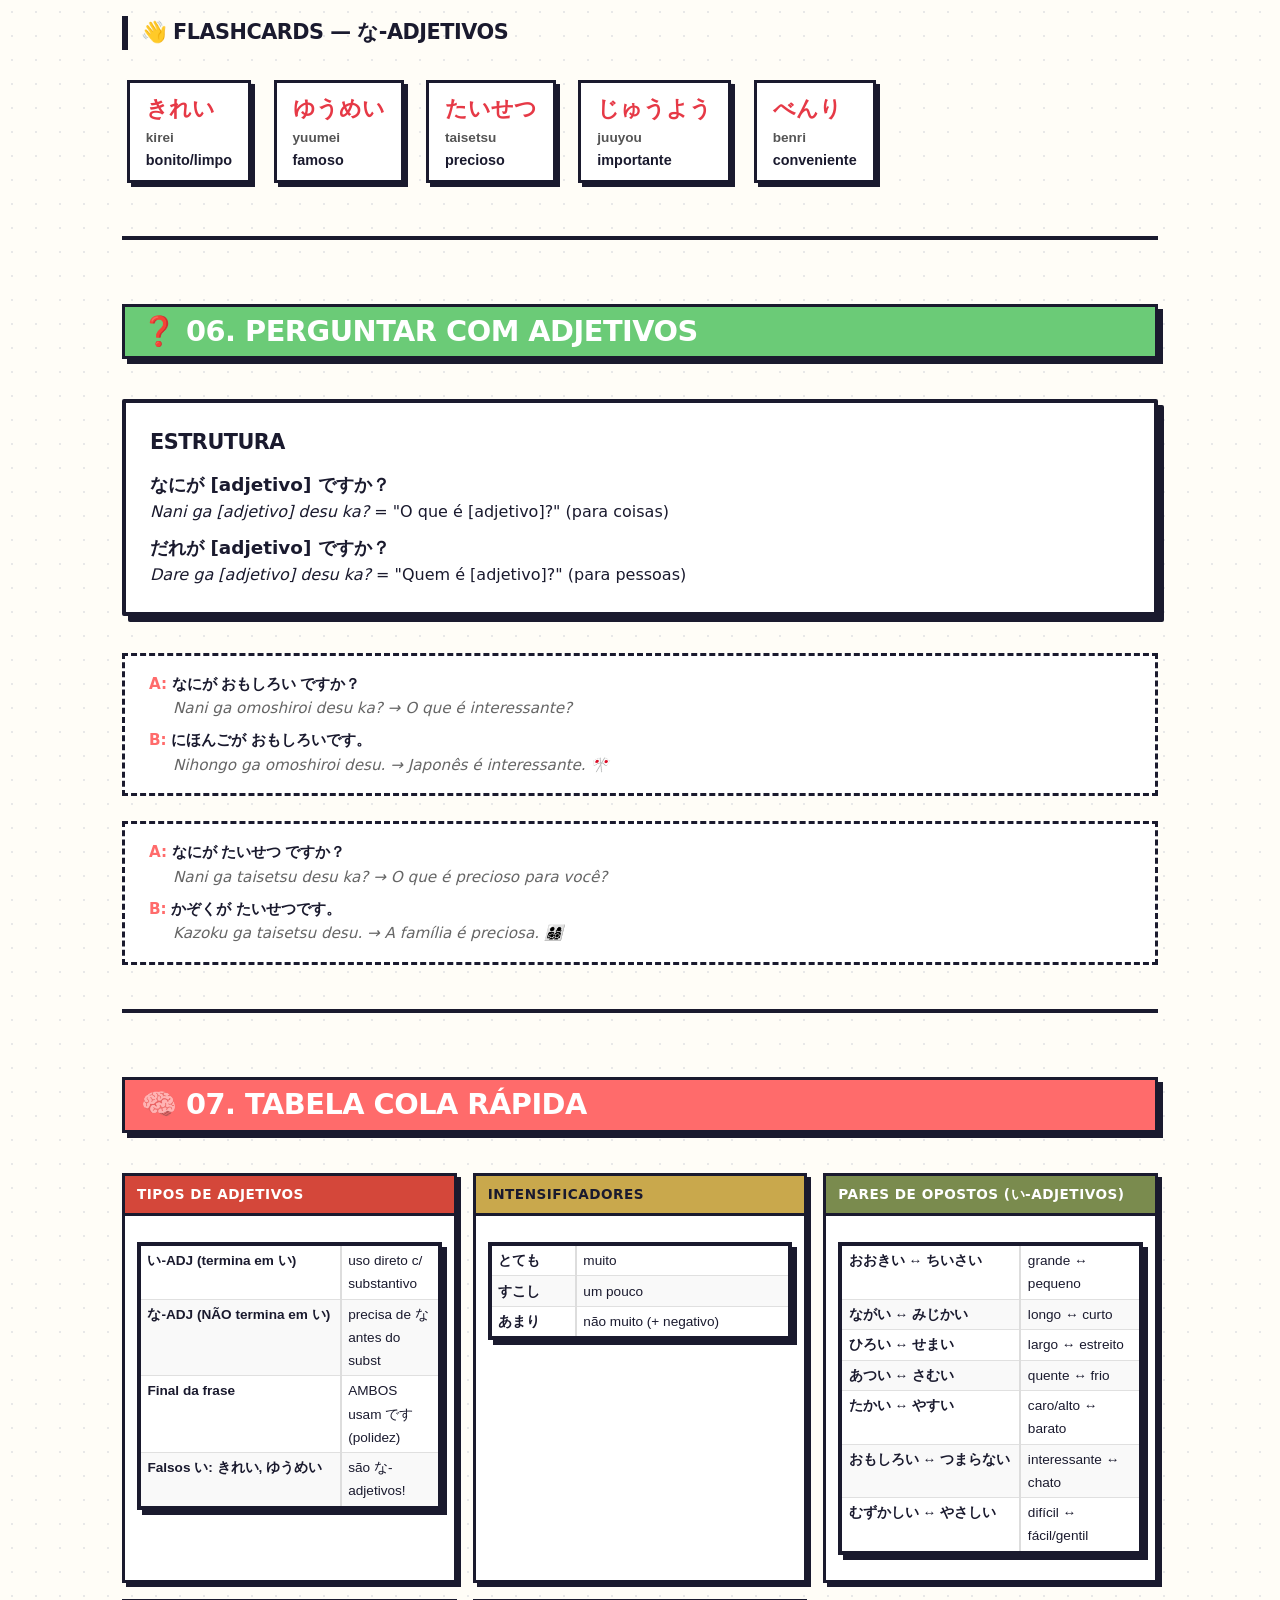
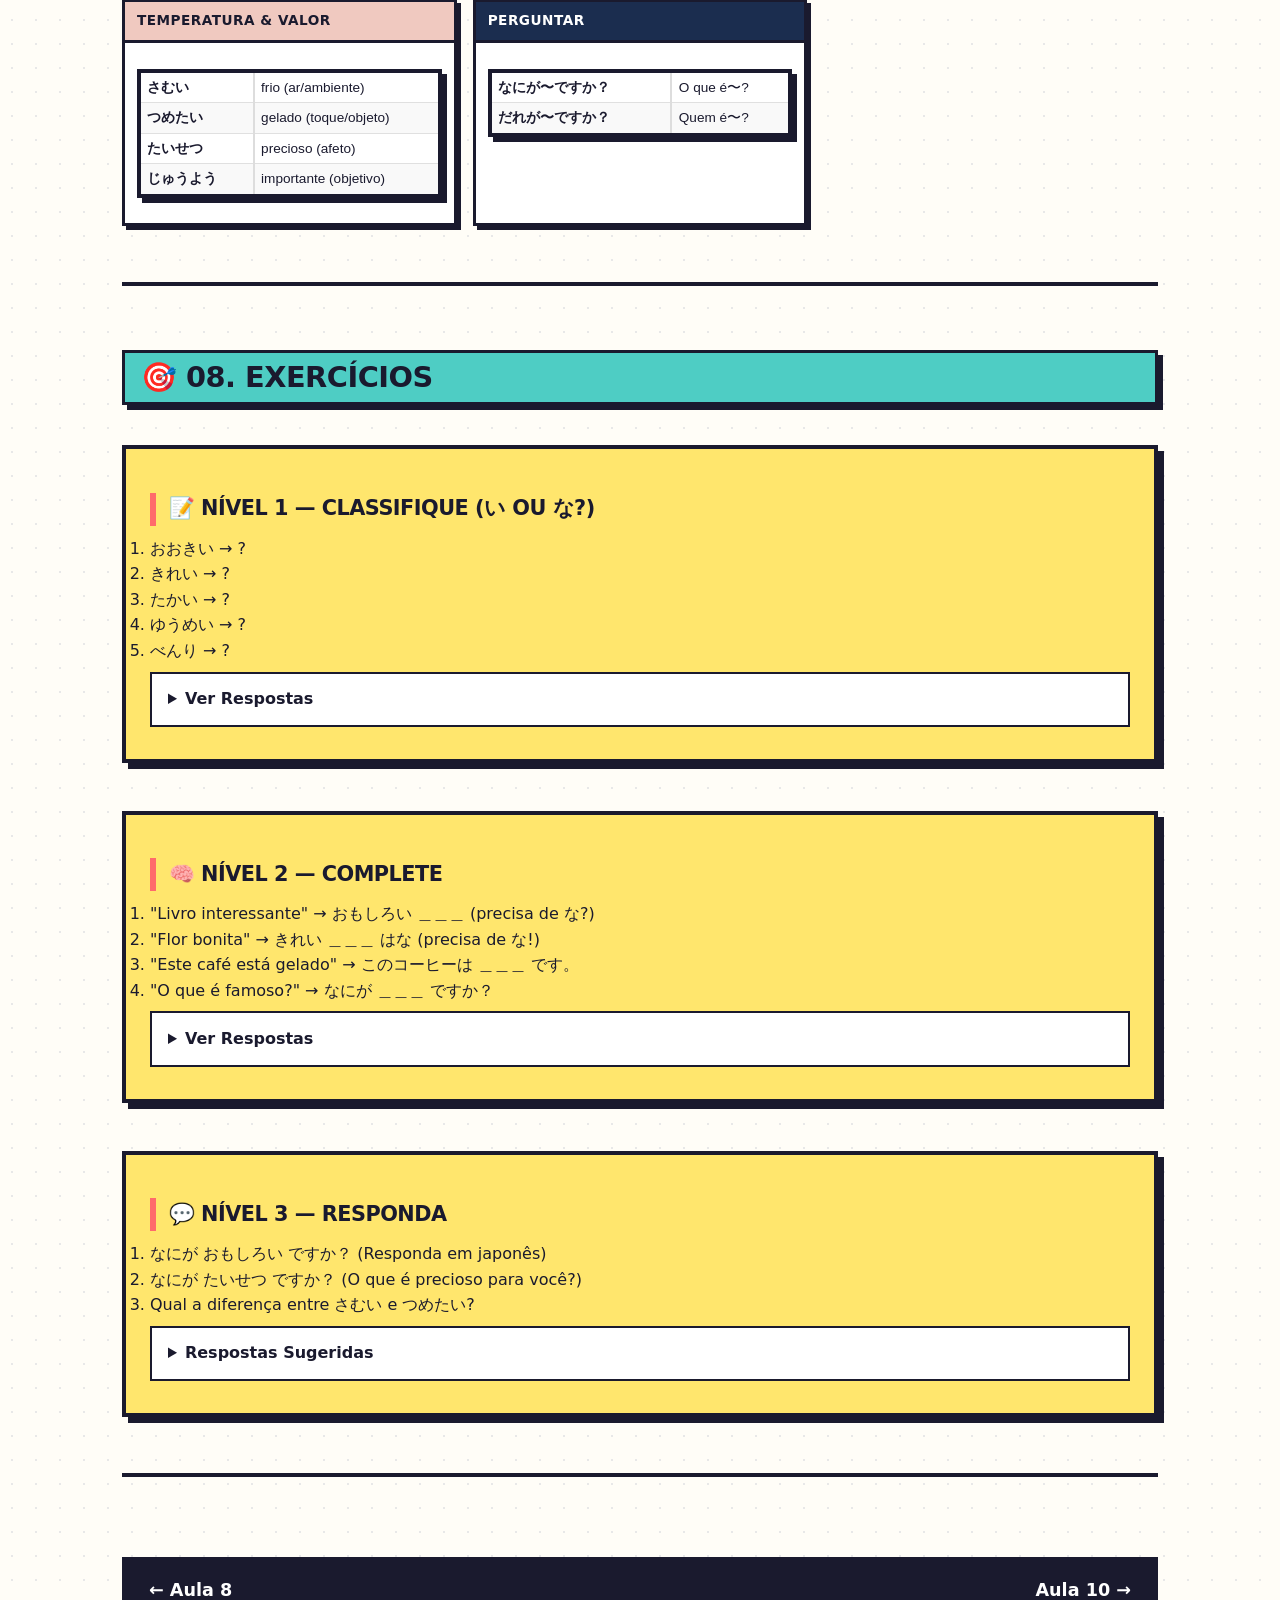
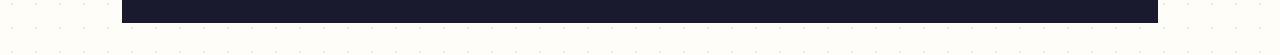
<file: docs/lessons/Aula 9.html>
<!DOCTYPE html>
<html lang="pt-BR">
<head>
<meta charset="UTF-8">
<meta name="viewport" content="width=device-width, initial-scale=1.0">
<title>Aula 9 — Adjetivos (形容詞)</title>
<link rel="stylesheet" href="../css/style.css">
<style>
:root {
  --bg: #FFFDF7; --card-bg: #FFFFFF; --border: #1A1A2E; --shadow: #1A1A2E; --text: #1A1A2E;
  --accent1: #FF6B6B; --accent2: #4ECDC4; --accent3: #FFE66D; --accent4: #A78BFA;
  --accent5: #FF8C42; --accent6: #6BCB77; --accent7: #FFD93D; --accent8: #F472B6;
  --font-heading: 'Segoe UI', system-ui, -apple-system, sans-serif;
  --font-body: 'Segoe UI', system-ui, -apple-system, sans-serif;
  --font-jp: 'Hiragino Kaku Gothic ProN', 'Noto Sans JP', 'Yu Gothic', sans-serif;
}
* { box-sizing:border-box; margin:0; padding:0; }
body { background:var(--bg); background-image:radial-gradient(circle,#e8e8e8 1px,transparent 1px); background-size:24px 24px; font-family:var(--font-body); color:var(--text); line-height:1.6; padding:2rem; max-width:1100px; margin:0 auto; }
h1 { font-size:2.8rem; font-weight:900; text-transform:uppercase; letter-spacing:-1px; background:var(--accent1); color:#fff; padding:1rem 1.5rem; border:4px solid var(--border); box-shadow:8px 8px 0 var(--shadow); margin-bottom:2rem; text-align:center; -webkit-text-stroke:2px var(--border); }
h2 { font-size:1.8rem; font-weight:800; margin:2rem 0 1rem; padding:0.5rem 1rem; border:3px solid var(--border); box-shadow:5px 5px 0 var(--shadow); display:inline-block; }
h3 { font-size:1.3rem; font-weight:700; margin:1.2rem 0 0.6rem; padding:0.3rem 0.8rem; border-left:6px solid var(--border); }
.card { background:var(--card-bg); border:4px solid var(--border); box-shadow:6px 6px 0 var(--shadow); padding:1.5rem; margin:1.5rem 0; border-radius:2px; }
.card-accent1{background:#FFF5F5;border-color:var(--accent1)} .card-accent2{background:#F0FFFE;border-color:var(--accent2)} .card-accent3{background:#FFFEF5;border-color:var(--accent3)} .card-accent4{background:#F8F5FF;border-color:var(--accent4)} .card-accent5{background:#FFF9F5;border-color:var(--accent5)} .card-accent6{background:#F5FFF6;border-color:var(--accent6)}
table { width:100%; border-collapse:separate; border-spacing:0; border:4px solid var(--border); box-shadow:5px 5px 0 var(--shadow); margin:1rem 0; font-size:0.95rem; }
thead th { background:var(--border); color:#fff; font-weight:800; padding:0.7rem 0.8rem; text-transform:uppercase; font-size:0.8rem; letter-spacing:1px; border-bottom:3px solid var(--border); }
tbody td { padding:0.6rem 0.8rem; border-bottom:2px solid #ddd; border-right:2px solid #ddd; font-family:var(--font-jp); vertical-align:middle; }
tbody td:last-child{border-right:none} tbody tr:last-child td{border-bottom:none} tbody tr:nth-child(even){background:#f9f9f9} tbody tr:hover{background:#FFF3CD}
.flashcard { display:inline-block; background:var(--card-bg); border:3px solid var(--border); box-shadow:4px 4px 0 var(--shadow); padding:0.5rem 1rem; margin:0.3rem; font-family:var(--font-jp); font-size:1.1rem; font-weight:600; transition:transform 0.1s; cursor:pointer; user-select:none; }
.flashcard:hover{transform:translate(-2px,-2px);box-shadow:6px 6px 0 var(--shadow)} .flashcard .jp{font-size:1.4rem;color:#E63946} .flashcard .romaji{font-size:0.85rem;color:#555} .flashcard .pt{font-size:0.9rem;color:#1A1A2E;font-weight:700}
.tag { display:inline-block; padding:0.2rem 0.7rem; border:2px solid var(--border); box-shadow:2px 2px 0 var(--shadow); font-size:0.75rem; font-weight:700; text-transform:uppercase; margin:0.2rem; }
.tag-red{background:var(--accent1);color:#fff} .tag-teal{background:var(--accent2);color:#1A1A2E} .tag-yellow{background:var(--accent3);color:#1A1A2E} .tag-purple{background:var(--accent4);color:#fff} .tag-orange{background:var(--accent5);color:#fff} .tag-green{background:var(--accent6);color:#fff}
.quiz { background:var(--accent3); border:4px solid var(--border); box-shadow:6px 6px 0 var(--shadow); padding:1.5rem; margin:1.5rem 0; } .quiz h3{border-left-color:var(--accent1)} .quiz details{margin:0.5rem 0;padding:0.5rem 1rem;background:#fff;border:2px solid var(--border)} .quiz summary{font-weight:700;cursor:pointer;padding:0.3rem 0} .quiz details[open]{background:#FFF5F5;border-color:var(--accent1)}
.cheatsheet { background:#1A1A2E; color:#00FF88; font-family:'Courier New',monospace; border:4px solid #00FF88; box-shadow:6px 6px 0 #00FF8844; padding:1.5rem; margin:1.5rem 0; font-size:0.9rem; white-space:pre-wrap; line-height:1.5; }
.info-box { padding:1rem 1.5rem; margin:1rem 0; border:3px solid var(--border); box-shadow:4px 4px 0 var(--shadow); font-weight:600; } .info-tip{background:#E8F8F5;border-left:8px solid var(--accent2)} .info-warn{background:#FFF3CD;border-left:8px solid var(--accent3)} .info-danger{background:#FFE5E5;border-left:8px solid var(--accent1)} .info-note{background:#F0E6FF;border-left:8px solid var(--accent4)}
.example-dialog { background:#fff; border:3px dashed var(--border); padding:1rem 1.5rem; margin:0.8rem 0; font-size:0.95rem; } .example-dialog .speaker{font-weight:800;color:var(--accent1)} .example-dialog .jp-text{font-family:var(--font-jp)} .example-dialog .translation{color:#666;font-style:italic;margin-left:1.5rem}
.section-badge{display:inline-block;font-size:1.8rem;margin-right:0.5rem;vertical-align:middle} hr{border:2px solid var(--border);margin:2rem 0} .op-words{display:flex;flex-wrap:wrap;gap:0.8rem;margin:1rem 0}
nav.footer-nav{display:flex;justify-content:space-between;margin-top:3rem;padding:1rem 1.5rem;background:var(--border);border:3px solid var(--border)} nav.footer-nav a{color:#fff;font-weight:800;text-decoration:none;font-size:1.1rem} nav.footer-nav a:hover{text-decoration:underline}
.mnemonic{background:#FFF9E6;border:2px dashed var(--accent5);padding:0.5rem 1rem;margin:0.5rem 0;font-size:0.9rem;border-radius:4px} .mnemonic strong{color:var(--accent5)}
@media(max-width:768px){body{padding:1rem}h1{font-size:2rem}table{font-size:0.8rem}td,th{padding:0.4rem}}
.info-box h3{border-left:none;padding-left:0;margin-top:0} .info-box h4{margin-bottom:0.3rem} .card h3{border-left:none;padding-left:0;margin-top:0} .example-dialog h3{border-left:none;padding-left:0;margin-top:0}
</style>
</head>
<body>

<h1>&#x1F3A8; Aula 9 — Adjetivos (形容詞)</h1>

<div class="info-box info-tip">
  <h3>&#x1F3AF; O que você vai aprender</h3>
  <ul style="margin:0.5rem 0 0 1.5rem; line-height:1.8;">
    <li>Distinguir os <strong>dois tipos de adjetivos</strong>: い (i) e な (na)</li>
    <li>Usar <strong>15+ adjetivos essenciais</strong> com pares de opostos</li>
    <li>Intensificar com <strong>とても (muito)</strong> e atenuar com <strong>すこし (um pouco)</strong></li>
    <li>Perguntar <strong>"o que é [adj]?"</strong> com なにが〜ですか？</li>
    <li>Entender <strong>つめたい vs さむい</strong> (gelado vs frio) e <strong>じゅうよう vs たいせつ</strong> (importante)</li>
  </ul>
</div>

<hr>

<!-- ===== SECTION 1: OS DOIS TIPOS DE ADJETIVOS ===== -->
<h2 style="background:var(--accent1); color:#fff;">&#x1F4D6; 01. Os Dois Tipos de Adjetivos</h2>

<div class="info-box info-warn">
  <h3>&#x26A0;&#xFE0F; CONCEITO FUNDAMENTAL</h3>
  <p>Japonês tem <strong>DOIS tipos</strong> de adjetivos. Esta é a diferença mais importante desta aula:</p>
</div>

<div style="display:grid; grid-template-columns: repeat(auto-fit, minmax(280px, 1fr)); gap: 1rem; margin: 1rem 0;">
  <div class="card card-accent1">
    <h3>&#x31F6; い-Adjetivos (i-keiyoushi)</h3>
    <p>Terminam em <strong>&#x3044; (i)</strong> na forma de dicionário.</p>
    <p style="font-family:var(--font-jp);font-size:1.2rem;margin:0.5rem 0;">おおき<strong>い</strong> · ちいさ<strong>い</strong> · あつ<strong>い</strong></p>
    <p>São <strong>verbos disfarçados</strong> — já contêm o "é" embutido. Podem ser usados diretamente antes de substantivos ou no final da frase.</p>
    <p style="margin-top:0.5rem;"><span class="tag tag-red">Japonês nativo</span> <span class="tag tag-teal">Conjugável</span></p>
  </div>
  <div class="card card-accent4">
    <h3>&#x306A; な-Adjetivos (na-keiyoushi)</h3>
    <p>NÃO terminam em い. Precisam do <strong>な (na)</strong> antes de substantivos.</p>
    <p style="font-family:var(--font-jp);font-size:1.2rem;margin:0.5rem 0;">きれい<strong>な</strong> · ゆうめい<strong>な</strong> · たいせつ<strong>な</strong></p>
    <p>Comportam-se como <strong>substantivos descritivos</strong>. Precisam de な/です para modificar.</p>
    <p style="margin-top:0.5rem;"><span class="tag tag-purple">Chinês/origem</span> <span class="tag tag-orange">Precisa de な/です</span></p>
  </div>
</div>

<div class="card">
  <h3>&#x1F4CC; Regra Visual</h3>
  <table>
    <thead><tr><th>Tipo</th><th>Antes de substantivo</th><th>No final da frase</th><th>Exemplo</th></tr></thead>
    <tbody>
      <tr><td><strong>い-adj</strong></td><td>おおきい ほん</td><td>ほんは おおきい<strong>です</strong></td><td>Livro grande / O livro é grande</td></tr>
      <tr><td><strong>な-adj</strong></td><td>きれい<strong>な</strong> はな</td><td>はなは きれい<strong>です</strong></td><td>Flor bonita / A flor é bonita</td></tr>
    </tbody>
  </table>
  <p style="margin-top:0.5rem;">&#x1F4A1; <strong>Macete:</strong> Se termina em い, use direto. Se não, bote な antes do substantivo. No final da frase, ambos usam です para polidez.</p>
</div>

<div class="info-box info-danger">
  <h3>&#x26A0;&#xFE0F; Cuidado: Falsos い-Adjetivos!</h3>
  <p><strong>きれい (kirei)</strong> e <strong>ゆうめい (yuumei)</strong> terminam em い mas são <strong>な-adjetivos</strong>! O い faz parte do kanji/leitura, não é a terminação gramatical.</p>
  <p>&#x2705; きれい<strong>な</strong> ところ (lugar bonito) — correto<br>
  &#x274C; きれい ところ — errado (faltou o な!)</p>
</div>

<hr>

<!-- ===== SECTION 2: INTENSIFICADORES ===== -->
<h2 style="background:var(--accent2); color:#1A1A2E;">&#x1F50A; 02. Intensificadores</h2>

<table>
  <thead><tr><th>Hiragana</th><th>Romaji</th><th>Significado</th><th>Efeito</th></tr></thead>
  <tbody>
    <tr><td>とても</td><td><strong>totemo</strong></td><td>muito</td><td>&#x1F50A; Reforça qualquer adjetivo</td></tr>
    <tr><td>すこし</td><td><strong>sukoshi</strong></td><td>um pouco</td><td>&#x1F509; Atenua o adjetivo</td></tr>
    <tr><td>あまり</td><td><strong>amari</strong></td><td>não muito (com negativo)</td><td>&#x1F508; あまり＋ない = "não é muito~"</td></tr>
  </tbody>
</table>

<div class="example-dialog">
  <p class="jp-text"><strong>とても おおきい です。</strong> → É muito grande. &#x1F50A;</p>
  <p class="jp-text"><strong>すこし さむい です。</strong> → Está um pouco frio. &#x1F509;</p>
  <p class="jp-text"><strong>あまり おおきくない です。</strong> → Não é muito grande. &#x1F508; (forma negativa — aula futura!)</p>
</div>

<div class="op-words">
  <div class="flashcard"><div class="jp">とても</div><div class="romaji">totemo</div><div class="pt">muito</div></div>
  <div class="flashcard"><div class="jp">すこし</div><div class="romaji">sukoshi</div><div class="pt">um pouco</div></div>
  <div class="flashcard"><div class="jp">あまり</div><div class="romaji">amari</div><div class="pt">não muito</div></div>
</div>

<hr>

<!-- ===== SECTION 3: PARES DE OPOSTOS ===== -->
<h2 style="background:var(--accent3); color:#1A1A2E;">&#x2194;&#xFE0F; 03. Pares de Opostos (い-Adjetivos)</h2>

<table>
  <thead><tr><th>Hiragana</th><th>Romaji</th><th>Significado</th><th>&#x2194; Oposto</th><th>Romaji</th><th>Significado</th></tr></thead>
  <tbody>
    <tr><td>おおきい</td><td><strong>ookii</strong></td><td>grande &#x1F418;</td><td>ちいさい</td><td><strong>chiisai</strong></td><td>pequeno &#x1F41D;</td></tr>
    <tr><td>ながい</td><td><strong>nagai</strong></td><td>longo &#x1F9ED;</td><td>みじかい</td><td><strong>mijikai</strong></td><td>curto &#x1F4CF;</td></tr>
    <tr><td>ひろい</td><td><strong>hiroi</strong></td><td>largo/espaçoso &#x1F3DE;</td><td>せまい</td><td><strong>semai</strong></td><td>estreito/apertado &#x1F6AA;</td></tr>
    <tr><td>あつい</td><td><strong>atsui</strong></td><td>quente &#x1F525;</td><td>さむい</td><td><strong>samui</strong></td><td>frio &#x2744;&#xFE0F;</td></tr>
    <tr><td>たかい</td><td><strong>takai</strong></td><td>caro / alto &#x1F4B8;</td><td>やすい</td><td><strong>yasui</strong></td><td>barato &#x1F4B5;</td></tr>
    <tr><td>おもしろい</td><td><strong>omoshiroi</strong></td><td>interessante/divertido &#x1F602;</td><td>つまらない</td><td><strong>tsumaranai</strong></td><td>chato/sem graça &#x1F4A4;</td></tr>
    <tr><td>むずかしい</td><td><strong>muzukashii</strong></td><td>difícil &#x1F9E9;</td><td>やさしい</td><td><strong>yasashii</strong></td><td>fácil / gentil &#x1F60A;</td></tr>
  </tbody>
</table>

<div class="mnemonic">
  <strong>&#x1F9E0; Mnemônica dos Opostos:</strong>
  "<strong>Oo</strong>kii = <strong>O</strong> (óbvio, grande). <strong>Chi</strong>isai = <strong>Chi</strong>quinho (pequeno). <strong>Ta</strong>kai = <strong>Ta</strong>nto caro. <strong>Ya</strong>sui = <strong>Ya</strong> (já é barato). <strong>Omo</strong>shiroi = <strong>Omo</strong> (omom = diversão em árabe). <strong>Mu</strong>zukashii = <strong>Mu</strong>ito difícil."
</div>

<h3>&#x1F44B; Flashcards — い-Adjetivos</h3>
<div class="op-words">
  <div class="flashcard"><div class="jp">おおきい</div><div class="romaji">ookii</div><div class="pt">grande</div></div>
  <div class="flashcard"><div class="jp">ちいさい</div><div class="romaji">chiisai</div><div class="pt">pequeno</div></div>
  <div class="flashcard"><div class="jp">ながい</div><div class="romaji">nagai</div><div class="pt">longo</div></div>
  <div class="flashcard"><div class="jp">みじかい</div><div class="romaji">mijikai</div><div class="pt">curto</div></div>
  <div class="flashcard"><div class="jp">ひろい</div><div class="romaji">hiroi</div><div class="pt">largo</div></div>
  <div class="flashcard"><div class="jp">せまい</div><div class="romaji">semai</div><div class="pt">estreito</div></div>
  <div class="flashcard"><div class="jp">たかい</div><div class="romaji">takai</div><div class="pt">caro/alto</div></div>
  <div class="flashcard"><div class="jp">やすい</div><div class="romaji">yasui</div><div class="pt">barato</div></div>
  <div class="flashcard"><div class="jp">おもしろい</div><div class="romaji">omoshiroi</div><div class="pt">interessante</div></div>
  <div class="flashcard"><div class="jp">つまらない</div><div class="romaji">tsumaranai</div><div class="pt">chato</div></div>
  <div class="flashcard"><div class="jp">むずかしい</div><div class="romaji">muzukashii</div><div class="pt">difícil</div></div>
  <div class="flashcard"><div class="jp">やさしい</div><div class="romaji">yasashii</div><div class="pt">fácil/gentil</div></div>
</div>

<hr>

<!-- ===== SECTION 4: TEMPERATURA ===== -->
<h2 style="background:var(--accent4); color:#fff;">&#x1F321;&#xFE0F; 04. Temperatura — Frio do Ar vs. Frio do Toque</h2>

<div class="card card-accent4">
  <table>
    <thead><tr><th>Hiragana</th><th>Romaji</th><th>Significado</th><th>Usa para</th></tr></thead>
    <tbody>
      <tr><td>あつい</td><td><strong>atsui</strong></td><td>quente</td><td>&#x2600;&#xFE0F; Clima / ambiente (暑い) OU &#x1F525; Objeto (熱い)</td></tr>
      <tr><td>さむい</td><td><strong>samui</strong></td><td>frio</td><td>&#x2744;&#xFE0F; Clima / ambiente (寒い)</td></tr>
      <tr><td>つめたい</td><td><strong>tsumetai</strong></td><td>gelado</td><td>&#x1F9CA; Objeto, bebida, toque (冷たい)</td></tr>
    </tbody>
  </table>

  <div class="example-dialog">
    <p class="jp-text"><strong>きょうは さむいです。</strong> → Hoje está frio (clima).</p>
    <p class="jp-text"><strong>この みずは つめたいです。</strong> → Esta água está gelada (toque).</p>
  </div>

  <div class="info-box info-tip">
    <h3>&#x1F4A1; Regra Fácil</h3>
    <p><strong>さむい</strong> = você SENTE no corpo (ar, ambiente). <strong>つめたい</strong> = você TOCA (objeto, líquido, mão de alguém).</p>
    <p>Nunca diga &#x274C; つめたい てんき (tempo gelado) — o correto é &#x2705; さむい てんき.</p>
  </div>
</div>

<hr>

<!-- ===== SECTION 5: QUALIDADE E VALOR (な-Adjetivos) ===== -->
<h2 style="background:var(--accent5); color:#fff;">&#x2B50; 05. Qualidade e Valor — な-Adjetivos</h2>

<table>
  <thead><tr><th>Hiragana</th><th>Romaji</th><th>Significado</th><th>Oposto</th></tr></thead>
  <tbody>
    <tr><td>すき</td><td><strong>suki</strong></td><td>gostar / gostoso &#x2764;&#xFE0F;</td><td>きらい</td></tr>
    <tr><td>きれい</td><td><strong>kirei</strong></td><td>bonito / limpo &#x2728;</td><td>きたない</td></tr>
    <tr><td>ゆうめい</td><td><strong>yuumei</strong></td><td>famoso &#x1F31F;</td><td>—</td></tr>
    <tr><td>たいせつ</td><td><strong>taisetsu</strong></td><td>importante/precioso (afetivo) &#x1F48E;</td><td>—</td></tr>
    <tr><td>じゅうよう</td><td><strong>juuyou</strong></td><td>importante (objetivo/essencial) &#x1F4CB;</td><td>—</td></tr>
    <tr><td>べんり</td><td><strong>benri</strong></td><td>conveniente / útil &#x1F527;</td><td>ふべん</td></tr>
  </tbody>
</table>

<div class="info-box info-note">
  <h3>&#x1F4A1; たいせつ vs じゅうよう</h3>
  <p><strong>たいせつ (taisetsu)</strong> = precioso, querido, de valor sentimental → para <strong>pessoas e relacionamentos</strong>.</p>
  <p><strong>じゅうよう (juuyou)</strong> = importante, essencial, relevante → para <strong>coisas, documentos, ideias</strong>.</p>
  <p>Ex: かぞくは <strong>たいせつ</strong> です (A família é preciosa). このしょるいは <strong>じゅうよう</strong> です (Este documento é importante).</p>
</div>

<h3>&#x1F44B; Flashcards — な-Adjetivos</h3>
<div class="op-words">
  <div class="flashcard"><div class="jp">きれい</div><div class="romaji">kirei</div><div class="pt">bonito/limpo</div></div>
  <div class="flashcard"><div class="jp">ゆうめい</div><div class="romaji">yuumei</div><div class="pt">famoso</div></div>
  <div class="flashcard"><div class="jp">たいせつ</div><div class="romaji">taisetsu</div><div class="pt">precioso</div></div>
  <div class="flashcard"><div class="jp">じゅうよう</div><div class="romaji">juuyou</div><div class="pt">importante</div></div>
  <div class="flashcard"><div class="jp">べんり</div><div class="romaji">benri</div><div class="pt">conveniente</div></div>
</div>

<hr>

<!-- ===== SECTION 6: PERGUNTAR ===== -->
<h2 style="background:var(--accent6); color:#fff;">&#x2753; 06. Perguntar com Adjetivos</h2>

<div class="card">
  <h3>Estrutura</h3>
  <p style="font-size:1.15rem;font-weight:800;">なにが [adjetivo] ですか？</p>
  <p><em>Nani ga [adjetivo] desu ka?</em> = "O que é [adjetivo]?" (para coisas)</p>
  <p style="margin-top:0.5rem;font-size:1.15rem;font-weight:800;">だれが [adjetivo] ですか？</p>
  <p><em>Dare ga [adjetivo] desu ka?</em> = "Quem é [adjetivo]?" (para pessoas)</p>
</div>

<div class="example-dialog">
  <p><span class="speaker">A:</span> <span class="jp-text"><strong>なにが おもしろい ですか？</strong></span></p>
  <p class="translation"><em>Nani ga omoshiroi desu ka?</em> → O que é interessante?</p>
  <p style="margin-top:0.5rem;"><span class="speaker">B:</span> <span class="jp-text"><strong>にほんごが おもしろいです。</strong></span></p>
  <p class="translation"><em>Nihongo ga omoshiroi desu.</em> → Japonês é interessante. &#x1F38C;</p>
</div>

<div class="example-dialog">
  <p><span class="speaker">A:</span> <span class="jp-text"><strong>なにが たいせつ ですか？</strong></span></p>
  <p class="translation"><em>Nani ga taisetsu desu ka?</em> → O que é precioso para você?</p>
  <p style="margin-top:0.5rem;"><span class="speaker">B:</span> <span class="jp-text"><strong>かぞくが たいせつです。</strong></span></p>
  <p class="translation"><em>Kazoku ga taisetsu desu.</em> → A família é preciosa. &#x1F468;&#x200D;&#x1F469;&#x200D;&#x1F467;&#x200D;&#x1F466;</p>
</div>

<hr>

<!-- ===== SECTION 7: COLA RÁPIDA ===== -->
<h2 style="background:var(--accent1); color:#fff;">&#x1F9E0; 07. Tabela Cola Rápida</h2>

<div class="cheatsheet-grid">

  <div class="cheatsheet-card">
    <div class="cheatsheet-card__header cheatsheet-card__header--vermillion">Tipos de Adjetivos</div>
    <div class="cheatsheet-card__body">
      <table>
        <tr><td>い-ADJ (termina em い)</td><td>uso direto c/ substantivo</td></tr>
        <tr><td>な-ADJ (NÃO termina em い)</td><td>precisa de な antes do subst</td></tr>
        <tr><td>Final da frase</td><td>AMBOS usam です (polidez)</td></tr>
        <tr><td>Falsos い: きれい, ゆうめい</td><td>são な-adjetivos!</td></tr>
      </table>
    </div>
  </div>

  <div class="cheatsheet-card">
    <div class="cheatsheet-card__header cheatsheet-card__header--gold">Intensificadores</div>
    <div class="cheatsheet-card__body">
      <table>
        <tr><td>とても</td><td>muito</td></tr>
        <tr><td>すこし</td><td>um pouco</td></tr>
        <tr><td>あまり</td><td>não muito (+ negativo)</td></tr>
      </table>
    </div>
  </div>

  <div class="cheatsheet-card">
    <div class="cheatsheet-card__header cheatsheet-card__header--matcha">Pares de Opostos (い-Adjetivos)</div>
    <div class="cheatsheet-card__body">
      <table>
        <tr><td>おおきい ↔ ちいさい</td><td>grande ↔ pequeno</td></tr>
        <tr><td>ながい ↔ みじかい</td><td>longo ↔ curto</td></tr>
        <tr><td>ひろい ↔ せまい</td><td>largo ↔ estreito</td></tr>
        <tr><td>あつい ↔ さむい</td><td>quente ↔ frio</td></tr>
        <tr><td>たかい ↔ やすい</td><td>caro/alto ↔ barato</td></tr>
        <tr><td>おもしろい ↔ つまらない</td><td>interessante ↔ chato</td></tr>
        <tr><td>むずかしい ↔ やさしい</td><td>difícil ↔ fácil/gentil</td></tr>
      </table>
    </div>
  </div>

  <div class="cheatsheet-card">
    <div class="cheatsheet-card__header cheatsheet-card__header--sakura">Temperatura &amp; Valor</div>
    <div class="cheatsheet-card__body">
      <table>
        <tr><td>さむい</td><td>frio (ar/ambiente)</td></tr>
        <tr><td>つめたい</td><td>gelado (toque/objeto)</td></tr>
        <tr><td>たいせつ</td><td>precioso (afeto)</td></tr>
        <tr><td>じゅうよう</td><td>importante (objetivo)</td></tr>
      </table>
    </div>
  </div>

  <div class="cheatsheet-card">
    <div class="cheatsheet-card__header cheatsheet-card__header--indigo">Perguntar</div>
    <div class="cheatsheet-card__body">
      <table>
        <tr><td>なにが〜ですか？</td><td>O que é〜?</td></tr>
        <tr><td>だれが〜ですか？</td><td>Quem é〜?</td></tr>
      </table>
    </div>
  </div>

</div>

<hr>

<!-- ===== SECTION 8: EXERCÍCIOS ===== -->
<h2 style="background:var(--accent2); color:#1A1A2E;">&#x1F3AF; 08. Exercícios</h2>

<div class="quiz">
  <h3>&#x1F4DD; Nível 1 — Classifique (い ou な?)</h3>
  <ol>
    <li>おおきい → ?</li>
    <li>きれい → ?</li>
    <li>たかい → ?</li>
    <li>ゆうめい → ?</li>
    <li>べんり → ?</li>
  </ol>
  <details><summary>Ver Respostas</summary>
    <ol>
      <li><strong>い-adjetivo</strong> — termina em い (verdadeiro)</li>
      <li><strong>な-adjetivo</strong> — falso い! O い faz parte da palavra, não é terminação</li>
      <li><strong>い-adjetivo</strong> — verdadeiro い</li>
      <li><strong>な-adjetivo</strong> — falso い! 有名 (yuumei) → ゆうめい<strong>な</strong></li>
      <li><strong>な-adjetivo</strong> — não termina em い → べんり<strong>な</strong></li>
    </ol>
  </details>
</div>

<div class="quiz">
  <h3>&#x1F9E0; Nível 2 — Complete</h3>
  <ol>
    <li>"Livro interessante" → おもしろい ＿＿＿ (precisa de な?)</li>
    <li>"Flor bonita" → きれい ＿＿＿ はな (precisa de な!)</li>
    <li>"Este café está gelado" → このコーヒーは ＿＿＿ です。</li>
    <li>"O que é famoso?" → なにが ＿＿＿ ですか？</li>
  </ol>
  <details><summary>Ver Respostas</summary>
    <ol>
      <li>おもしろい <strong>ほん</strong> (SEM な — é い-adjetivo!)</li>
      <li>きれい<strong>な</strong> はな (COM な — é な-adjetivo!)</li>
      <li>このコーヒーは <strong>つめたい</strong> です (tsumetai — toque, não clima)</li>
      <li>なにが <strong>ゆうめい</strong> ですか？ (yuumei — famoso)</li>
    </ol>
  </details>
</div>

<div class="quiz">
  <h3>&#x1F4AC; Nível 3 — Responda</h3>
  <ol>
    <li>なにが おもしろい ですか？ (Responda em japonês)</li>
    <li>なにが たいせつ ですか？ (O que é precioso para você?)</li>
    <li>Qual a diferença entre さむい e つめたい?</li>
  </ol>
  <details><summary>Respostas Sugeridas</summary>
    <ol>
      <li><strong>にほんごが おもしろいです</strong> / <strong>アニメが おもしろいです</strong> (Japonês/Anime é interessante)</li>
      <li><strong>かぞくが たいせつです</strong> / <strong>ともだちが たいせつです</strong> (Família/Amigos são preciosos)</li>
      <li><strong>さむい</strong> = frio que se SENTE no corpo (ambiente, clima). <strong>つめたい</strong> = gelado que se TOCA (objeto, líquido).</li>
    </ol>
  </details>
</div>

<hr>

<nav class="footer-nav">
  <a href="Aula 8.html">&larr; Aula 8</a>
  <a href="Aula 10.html">Aula 10 &rarr;</a>
</nav>

</body>
</html>
</file>
<file: docs/css/style.css>
/* ============================================================
   NIHON STUDY — Neobrutalism + Japanese Colors
   ============================================================ */

:root {
  /* Japanese palette */
  --jp-indigo:    #1B2D4F;
  --jp-vermillion:#D4473A;
  --jp-gold:      #C9A84C;
  --jp-matcha:    #7A8B4E;
  --jp-sakura:    #F0C9C0;
  --jp-rice:      #FFFDF7;
  --jp-ink:       #1A1A2E;
  --jp-charcoal:  #2D2D2D;

  /* Neobrutalism tokens */
  --border:       3px solid var(--jp-ink);
  --border-thick: 5px solid var(--jp-ink);
  --shadow:       6px 6px 0 var(--jp-ink);
  --shadow-sm:    4px 4px 0 var(--jp-ink);
  --radius:       0px;

  /* Surfaces */
  --bg:           var(--jp-rice);
  --card-bg:      #FFFFFF;
  --accent-box:   var(--jp-sakura);

  /* Typography */
  --font-heading: 'Segoe UI', system-ui, -apple-system, sans-serif;
  --font-body:    'Segoe UI', system-ui, -apple-system, sans-serif;
  --font-jp:      'Hiragino Kaku Gothic ProN', 'Noto Sans JP', 'Yu Gothic', sans-serif;
  --font-mono:    'Cascadia Code', 'Fira Code', 'JetBrains Mono', monospace;
}

/* ---- Reset ---- */
*, *::before, *::after { box-sizing: border-box; margin: 0; padding: 0; }

/* ---- Body ---- */
body {
  background: var(--bg);
  background-image: radial-gradient(circle, #d4d4d4 1px, transparent 1px);
  background-size: 20px 20px;
  font-family: var(--font-body);
  color: var(--jp-ink);
  line-height: 1.7;
  min-height: 100vh;
  display: flex;
  flex-direction: column;
}

main {
  flex: 1;
}

/* ---- Typography ---- */
h1, h2, h3, h4 {
  font-family: var(--font-heading);
  font-weight: 900;
  text-transform: uppercase;
  letter-spacing: -0.5px;
  line-height: 1.15;
}

h1 { font-size: clamp(2rem, 5vw, 3.2rem); }
h2 { font-size: clamp(1.4rem, 3vw, 2rem); }
h3 { font-size: clamp(1.1rem, 2vw, 1.4rem); }

a {
  color: var(--jp-indigo);
  font-weight: 700;
  text-underline-offset: 3px;
}
a:hover { color: var(--jp-vermillion); }

/* ---- Layout ---- */
.container {
  max-width: 1100px;
  margin: 0 auto;
  padding: 1.5rem;
}

/* ---- Nav Bar ---- */
.navbar {
  display: flex;
  flex-wrap: nowrap;
  gap: 0.5rem;
  align-items: center;
  justify-content: space-between;
  padding: 1rem 1.5rem;
  background: #fff;
  border-bottom: var(--border-thick);
}
.navbar .logo {
  font-size: 1.3rem;
  font-weight: 900;
  text-transform: uppercase;
  text-decoration: none;
  color: var(--jp-ink);
  letter-spacing: -1px;
}
.navbar .logo span { color: var(--jp-vermillion); }
.navbar nav { display: flex; gap: 0.5rem; flex-wrap: wrap; }

/* ---- Buttons ---- */
.btn {
  display: inline-block;
  padding: 0.65rem 1.4rem;
  font-weight: 800;
  font-size: 0.9rem;
  text-transform: uppercase;
  text-decoration: none;
  letter-spacing: 0.5px;
  border: var(--border);
  box-shadow: var(--shadow-sm);
  cursor: pointer;
  transition: transform 0.1s, box-shadow 0.1s;
  background: #fff;
  color: var(--jp-ink);
  font-family: var(--font-heading);
}
.btn:hover {
  transform: translate(-2px, -2px);
  box-shadow: 6px 6px 0 var(--jp-ink);
}
.btn:active {
  transform: translate(2px, 2px);
  box-shadow: 2px 2px 0 var(--jp-ink);
}

.btn--primary   { background: var(--jp-vermillion); color: #fff; }
.btn--secondary { background: var(--jp-indigo);    color: #fff; }
.btn--gold      { background: var(--jp-gold);      color: var(--jp-ink); }
.btn--matcha    { background: var(--jp-matcha);    color: #fff; }
.btn--outline   { background: transparent; }

.btn--lg {
  padding: 1rem 2.5rem;
  font-size: 1.1rem;
}

/* ---- Cards ---- */
.card {
  background: #fff;
  border: var(--border);
  box-shadow: var(--shadow);
  padding: 1.5rem;
  transition: transform 0.15s, box-shadow 0.15s;
}
.card:hover {
  transform: translate(-3px, -3px);
  box-shadow: 10px 10px 0 var(--jp-ink);
}

/* ---- Hero Block ---- */
.hero {
  text-align: center;
  padding: 3rem 1rem 2rem;
}
.hero h1 {
  display: inline-block;
  background: var(--jp-vermillion);
  color: #fff;
  padding: 1rem 2rem;
  border: var(--border-thick);
  box-shadow: var(--shadow);
  margin-bottom: 1.5rem;
  -webkit-text-stroke: 2px var(--jp-ink);
}
.hero p {
  font-size: 1.2rem;
  max-width: 600px;
  margin: 0 auto;
  font-weight: 600;
}

/* ---- Block grid (homepage) ---- */
.block-grid {
  display: grid;
  grid-template-columns: repeat(auto-fit, minmax(280px, 1fr));
  gap: 2rem;
  margin: 2rem 0;
}

.block-card {
  background: #fff;
  border: var(--border-thick);
  box-shadow: var(--shadow);
  padding: 2rem;
  text-align: center;
  transition: transform 0.15s, box-shadow 0.15s;
}
.block-card:hover {
  transform: translate(-4px, -4px);
  box-shadow: 12px 12px 0 var(--jp-ink);
}
.block-card .icon {
  font-size: 3rem;
  margin-bottom: 0.75rem;
  display: block;
}
.block-card h2 {
  margin-bottom: 0.75rem;
}
.block-card p {
  margin-bottom: 1.5rem;
  color: var(--jp-charcoal);
  font-weight: 500;
}

/* ---- Deck / Lesson cards ---- */
.deck-list, .lesson-grid {
  display: grid;
  grid-template-columns: repeat(auto-fit, minmax(300px, 1fr));
  gap: 1.5rem;
  margin: 2rem 0;
}

.deck-card, .lesson-card {
  background: #fff;
  border: var(--border);
  box-shadow: var(--shadow);
  padding: 1.5rem;
  display: flex;
  flex-direction: column;
  gap: 0.75rem;
  transition: transform 0.15s, box-shadow 0.15s;
}
.deck-card:hover, .lesson-card:hover {
  transform: translate(-3px, -3px);
  box-shadow: 10px 10px 0 var(--jp-ink);
}

.deck-card .meta, .lesson-card .meta {
  display: flex;
  gap: 0.5rem;
  flex-wrap: wrap;
  align-items: center;
}

.badge {
  display: inline-block;
  padding: 0.2rem 0.6rem;
  font-size: 0.75rem;
  font-weight: 800;
  text-transform: uppercase;
  letter-spacing: 0.5px;
  border: 2px solid var(--jp-ink);
  background: var(--jp-gold);
  color: var(--jp-ink);
}
.badge--indigo    { background: var(--jp-indigo); color: #fff; }
.badge--vermillion { background: var(--jp-vermillion); color: #fff; }
.badge--matcha    { background: var(--jp-matcha); color: #fff; }
.badge--sakura    { background: var(--jp-sakura); }

.deck-card .actions, .lesson-card .actions {
  margin-top: auto;
  display: flex;
  gap: 0.5rem;
  flex-wrap: wrap;
}

/* ---- Tutorial steps ---- */
.steps {
  display: flex;
  flex-direction: column;
  gap: 1.5rem;
  margin: 2rem 0;
}

.step {
  display: flex;
  gap: 1.5rem;
  background: #fff;
  border: var(--border);
  box-shadow: var(--shadow-sm);
  padding: 1.5rem;
  align-items: flex-start;
}
.step-num {
  flex-shrink: 0;
  width: 48px;
  height: 48px;
  display: flex;
  align-items: center;
  justify-content: center;
  background: var(--jp-indigo);
  color: #fff;
  font-size: 1.3rem;
  font-weight: 900;
  border: 3px solid var(--jp-ink);
}
.step-body h3 { text-transform: none; margin-bottom: 0.4rem; }
.step-body code {
  background: var(--jp-ink);
  color: #fff;
  padding: 0.15rem 0.5rem;
  font-family: var(--font-mono);
  font-size: 0.85rem;
}
.step-body .tip {
  margin-top: 0.5rem;
  padding: 0.5rem 0.75rem;
  background: #FFF9E6;
  border-left: 4px solid var(--jp-gold);
  font-weight: 600;
  font-size: 0.9rem;
}

/* ---- Footer ---- */
.footer {
  text-align: center;
  padding: 2rem 1.5rem;
  margin-top: 3rem;
  border-top: var(--border-thick);
  background: #fff;
  font-weight: 700;
  font-size: 0.85rem;
  color: var(--jp-charcoal);
}

/* ---- Page header ---- */
.page-header {
  margin-bottom: 2rem;
}
.page-header h1 {
  display: inline-block;
  padding: 0.75rem 1.5rem;
  border: var(--border-thick);
  box-shadow: var(--shadow);
  margin-bottom: 0.75rem;
}
.page-header--vermillion h1 { background: var(--jp-vermillion); color: #fff; -webkit-text-stroke: 2px var(--jp-ink); }
.page-header--indigo h1     { background: var(--jp-indigo);     color: #fff; -webkit-text-stroke: 2px var(--jp-ink); }
.page-header--matcha h1     { background: var(--jp-matcha);     color: #fff; -webkit-text-stroke: 2px var(--jp-ink); }
.page-header--gold h1       { background: var(--jp-gold);       color: var(--jp-ink); }
.page-header p { font-weight: 600; font-size: 1.1rem; }

/* ---- Back link ---- */
.back-link {
  display: inline-flex;
  align-items: center;
  gap: 0.4rem;
  font-weight: 800;
  text-transform: uppercase;
  font-size: 0.85rem;
  margin-bottom: 1rem;
}

/* ---- Cheatsheet Components ---- */
.cheatsheet-grid {
  display: grid;
  grid-template-columns: repeat(auto-fit, minmax(260px, 1fr));
  gap: 1rem;
  margin: 1.5rem 0;
}

.cheatsheet-card {
  background: #fff;
  border: 3px solid var(--jp-ink);
  box-shadow: 4px 4px 0 var(--jp-ink);
  overflow: hidden;
}
.cheatsheet-card__header {
  font-weight: 900;
  font-size: 0.85rem;
  text-transform: uppercase;
  letter-spacing: 0.5px;
  padding: 0.5rem 0.75rem;
  border-bottom: 3px solid var(--jp-ink);
  font-family: var(--font-heading);
}
.cheatsheet-card__header--vermillion { background: var(--jp-vermillion); color: #fff; }
.cheatsheet-card__header--indigo     { background: var(--jp-indigo);     color: #fff; }
.cheatsheet-card__header--matcha     { background: var(--jp-matcha);     color: #fff; }
.cheatsheet-card__header--gold       { background: var(--jp-gold);       color: var(--jp-ink); }
.cheatsheet-card__header--sakura     { background: var(--jp-sakura);     color: var(--jp-ink); }
.cheatsheet-card__body {
  padding: 0.6rem 0.75rem;
  font-size: 0.9rem;
  line-height: 1.7;
}
.cheatsheet-card__body table {
  width: 100%;
  border-collapse: collapse;
  font-size: 0.85rem;
}
.cheatsheet-card__body table td {
  padding: 0.2rem 0.4rem;
  border-bottom: 1px solid #e0e0e0;
  vertical-align: top;
}
.cheatsheet-card__body table td:first-child {
  font-family: var(--font-jp);
  font-weight: 700;
  white-space: nowrap;
  padding-right: 0.6rem;
}
.cheatsheet-card__body table tr:last-child td { border-bottom: none; }

/* ---- Cheatsheet: stacked rows ---- */
.cheatsheet-stack {
  display: flex;
  flex-direction: column;
  gap: 0.4rem;
  margin: 1.5rem 0;
}
.cheatsheet-row {
  display: flex;
  flex-wrap: wrap;
  align-items: baseline;
  gap: 0.3rem 0.8rem;
  background: #fff;
  border: 2px solid var(--jp-ink);
  padding: 0.4rem 0.75rem;
  font-size: 0.9rem;
}
.cheatsheet-row .jp { font-family: var(--font-jp); font-weight: 700; font-size: 1rem; }
.cheatsheet-row .romaji { color: #555; font-size: 0.8rem; }
.cheatsheet-row .pt { font-weight: 700; margin-left: auto; }
.cheatsheet-row .label {
  font-weight: 900;
  text-transform: uppercase;
  font-size: 0.7rem;
  padding: 0.1rem 0.4rem;
  border: 2px solid var(--jp-ink);
  margin-right: 0.5rem;
  white-space: nowrap;
}

/* ---- Cheatsheet: 50-50 pairs ---- */
.cheatsheet-pairs {
  display: grid;
  grid-template-columns: 1fr 1fr;
  gap: 0.5rem;
  margin: 1.5rem 0;
}
.cheatsheet-pair {
  display: flex;
  align-items: center;
  justify-content: space-between;
  background: #fff;
  border: 2px solid var(--jp-ink);
  padding: 0.4rem 0.75rem;
  font-size: 0.9rem;
}
.cheatsheet-pair .left  { font-family: var(--font-jp); font-weight: 700; }
.cheatsheet-pair .right { font-weight: 700; text-align: right; }
.cheatsheet-pair .arrow { color: var(--jp-vermillion); font-weight: 900; margin: 0 0.5rem; }

@media (max-width: 600px) {
  .cheatsheet-grid { grid-template-columns: 1fr; }
  .cheatsheet-pairs { grid-template-columns: 1fr; }
}

/* ---- Coming soon ---- */
.coming-soon {
  opacity: 0.5;
  pointer-events: none;
}
.coming-soon .badge--vermillion {
  background: var(--jp-charcoal);
}

/* ---- Responsive ---- */
@media (max-width: 600px) {
  .container { padding: 1rem; }
  .hero { padding: 2rem 0.5rem 1rem; }
  .hero h1 { padding: 0.75rem 1rem; font-size: 1.5rem; -webkit-text-stroke: 1px var(--jp-ink); }
  .block-grid { grid-template-columns: 1fr; gap: 1.25rem; }
  .deck-list, .lesson-grid { grid-template-columns: 1fr; }
  .step { flex-direction: column; gap: 0.75rem; }
  .navbar { padding: 0.75rem 0.5rem; gap: 0.35rem; }
  .navbar .logo { font-size: 1rem; }
  .navbar .btn { padding: 0.4rem 0.6rem; font-size: 0.7rem; }
}
</file>
